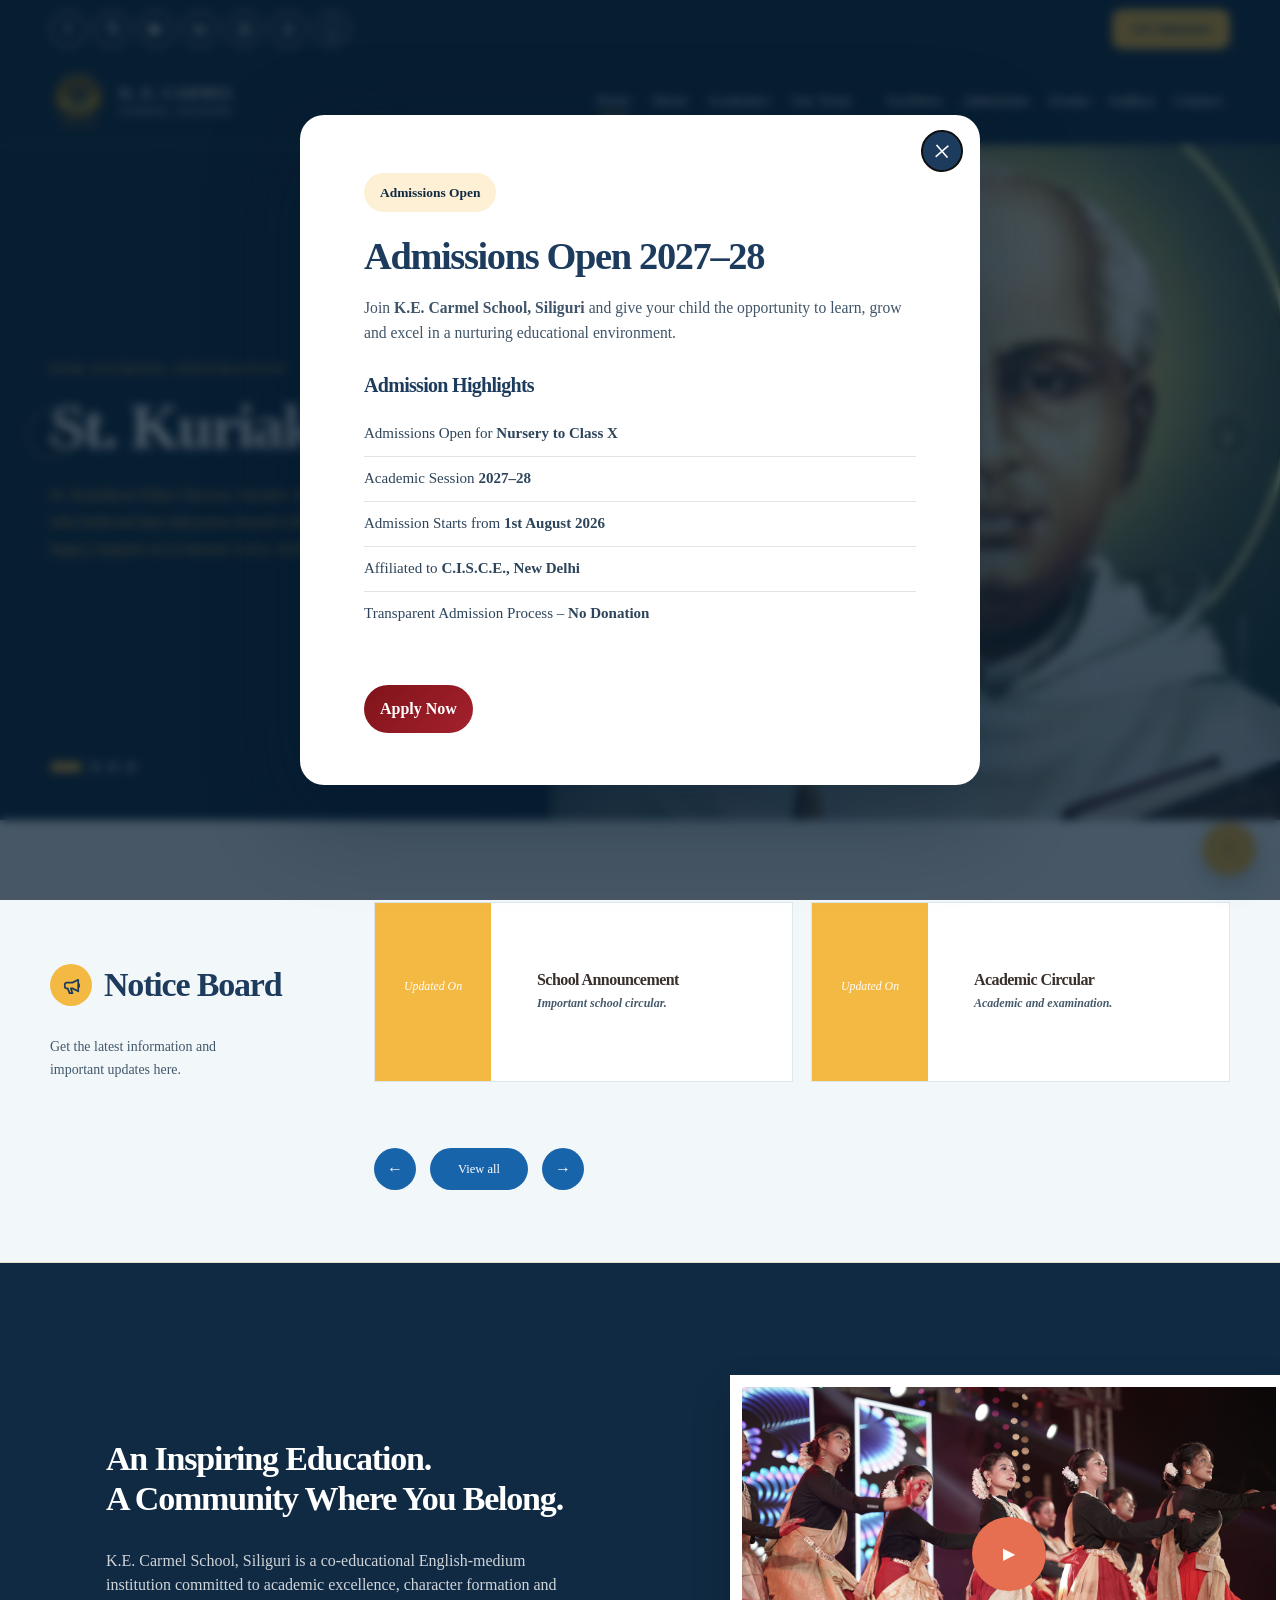
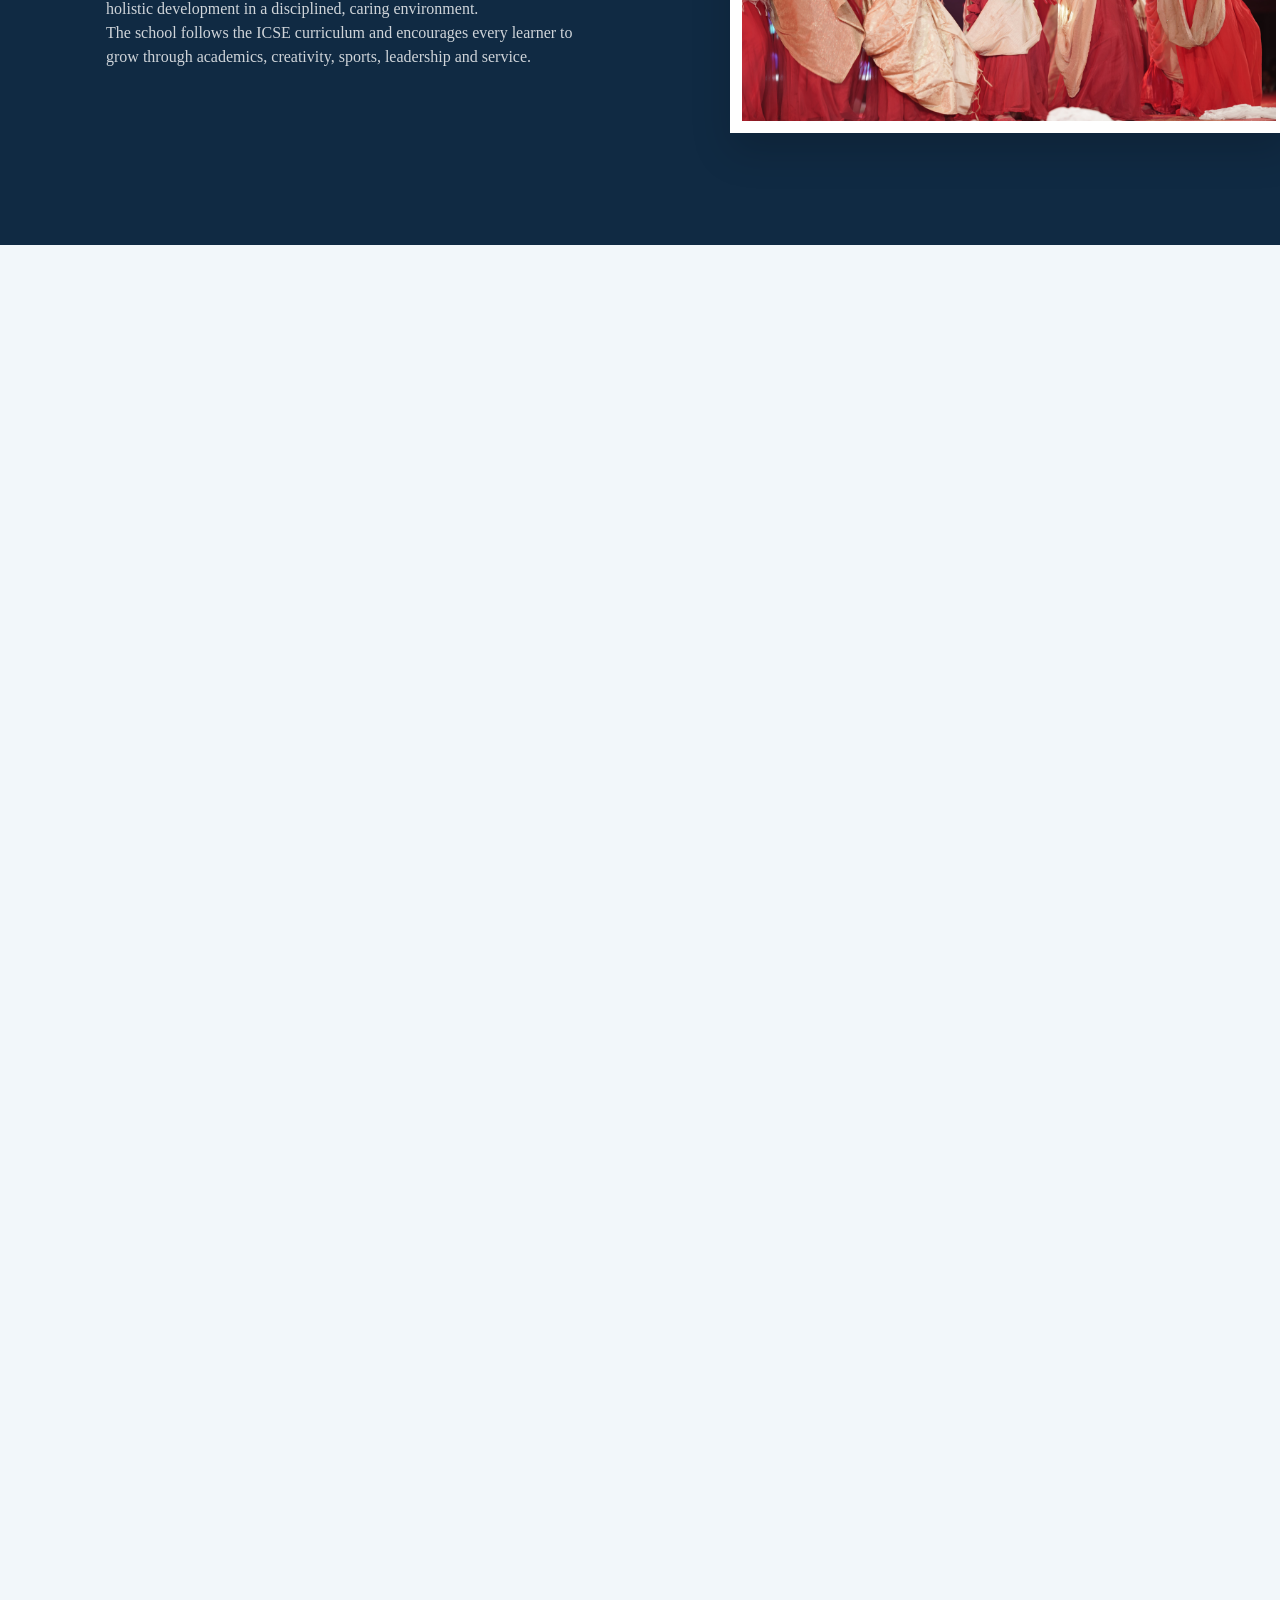
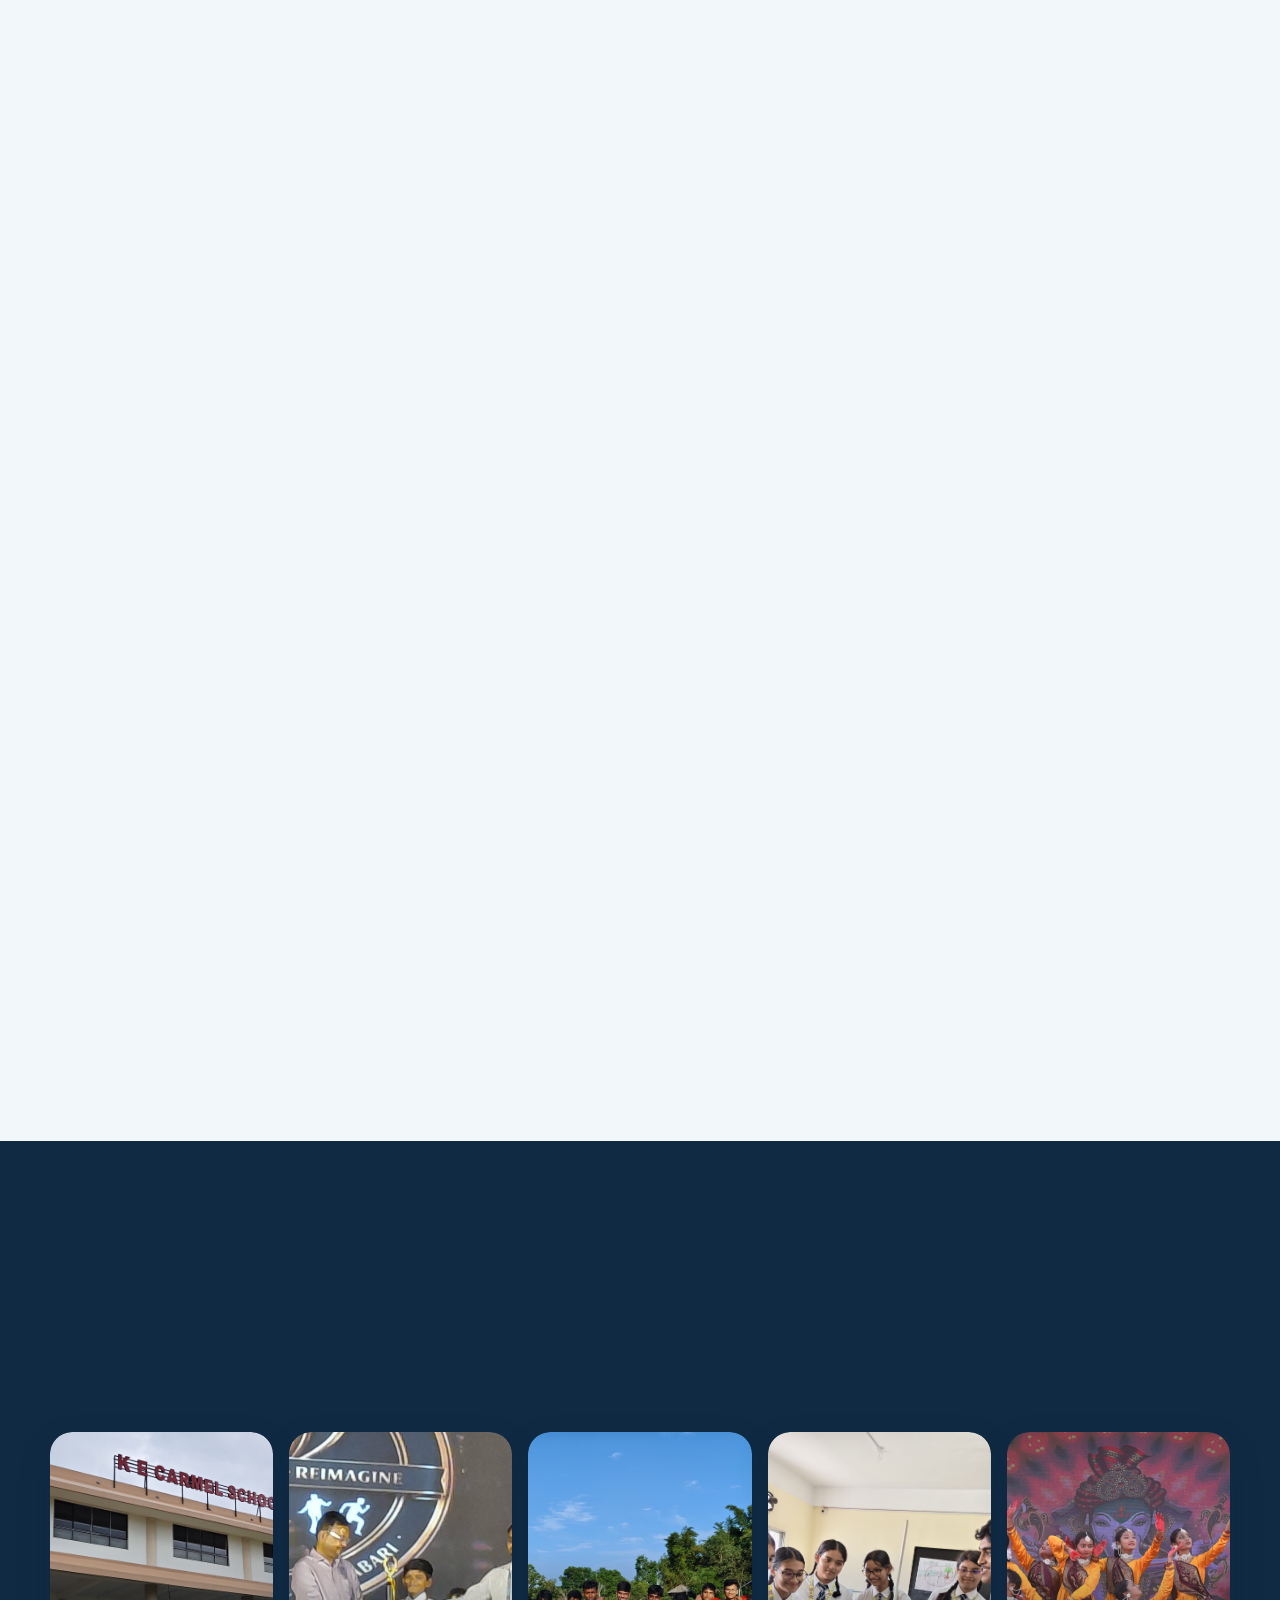
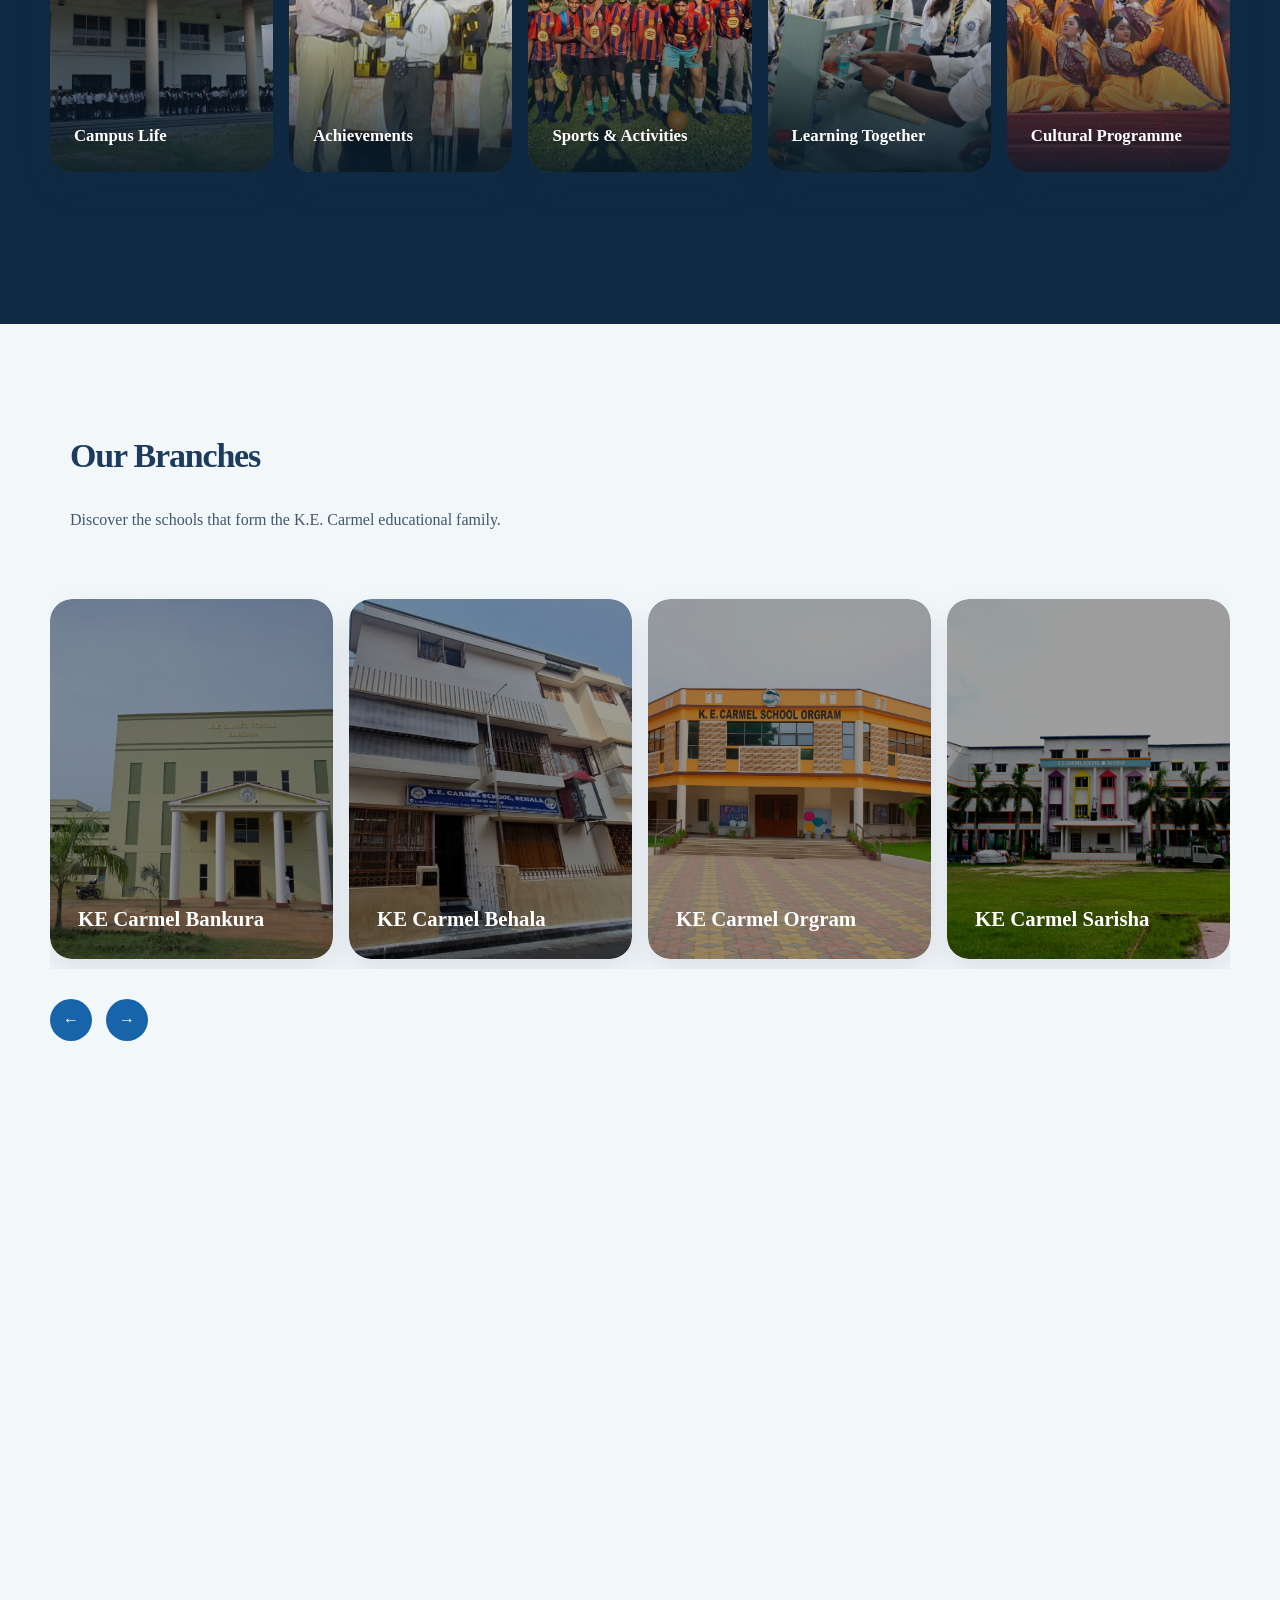
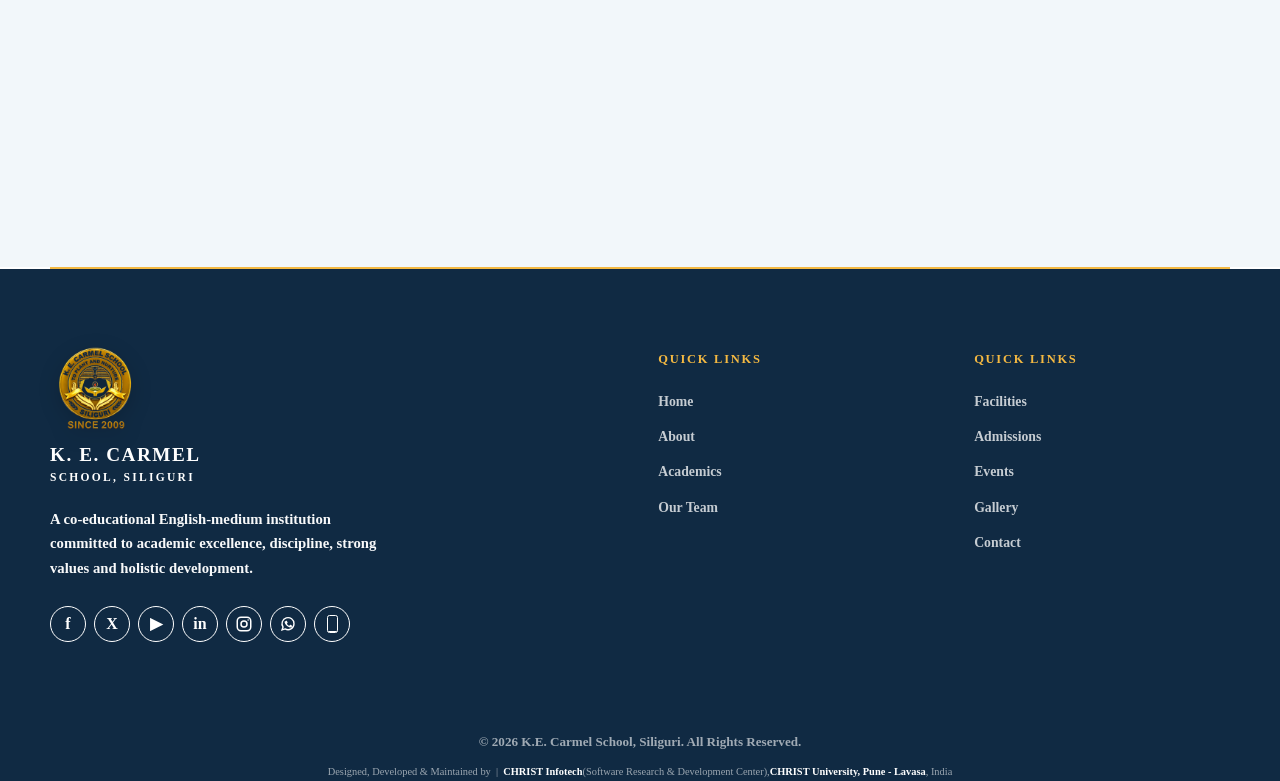
<file: index.html>
<!doctype html>
<html lang="en">

<head>
  <meta charset="utf-8">
  <meta name="viewport" content="width=device-width, initial-scale=1">
  <meta name="description"
    content="K.E. Carmel School, Siliguri — an English-medium ICSE school nurturing knowledge, character and confidence.">
  <title>K.E. Carmel School, Siliguri</title>
  <link rel="icon" href="favicon.svg" type="image/svg+xml">
  <link rel="preload" href="assets/images/logo/newlogo-removebg-preview.png" as="image" type="image/png">
  <link rel="preconnect" href="https://fonts.googleapis.com">
  <link rel="preconnect" href="https://fonts.gstatic.com" crossorigin>
  <link href="https://fonts.googleapis.com/css2?family=Manrope:wght@400;500;600;700;800&display=swap" rel="stylesheet">
  <link href="assets/vendor/bootstrap/5.3.3/css/bootstrap.min.css" rel="stylesheet">
  <link rel="stylesheet" href="assets/css/styles.css">
</head>

<body class="home-page is-loading">
  <a class="skip-link" href="#main">Skip to content</a>

  <div class="splash" data-splash role="status" aria-label="Loading K.E. Carmel School website">
    <div class="splash__mark"><img src="assets/images/logo/newlogo-removebg-preview.png" alt="K.E. Carmel School logo option 6">
    </div>
    <p class="splash__name">K.E. Carmel School</p>
    <span class="splash__place">Siliguri</span>
    <span class="splash__loader" aria-hidden="true"></span>
  </div>

  <dialog class="admission-popup" data-admission-popup aria-labelledby="admission-popup-title">
    <div class="admission-popup__layout">
      <button class="admission-popup__close" type="button" data-admission-popup-close
        aria-label="Close admission announcement">&times;</button>
      <!-- Admission artwork temporarily disabled. Restore this block when the image is required again.
      <div class="admission-popup__media">
        <img src="assets/images/Admission form/admission form 1.jpeg"
          alt="K.E. Carmel School admission announcement for the 2027–28 academic session">
      </div>
      -->
      <div class="admission-popup__content">
        <span class="admission-popup__badge">Admissions Open</span>
        <h2 id="admission-popup-title">Admissions Open 2027–28</h2>
        <p class="admission-popup__intro">Join <strong>K.E. Carmel School, Siliguri</strong> and give your child the
          opportunity to learn, grow and excel in a nurturing educational environment.</p>
        <h3>Admission Highlights</h3>
        <ul class="admission-popup__highlights">
          <li>Admissions Open for <strong>Nursery to Class X</strong></li>
          <li>Academic Session <strong>2027–28</strong></li>
          <li>Admission Starts from <strong>1st August 2026</strong></li>
          <li>Affiliated to <strong>C.I.S.C.E., New Delhi</strong></li>
          <li>Transparent Admission Process – <strong>No Donation</strong></li>
        </ul>
        <a class="btn btn--primary admission-popup__apply" data-admission-form-link href="#" target="_blank"
          rel="noopener noreferrer" aria-label="Open the admission application Google Form in a new tab">Apply Now</a>
      </div>
    </div>
  </dialog>

  <header class="home-header" data-header>
    <div class="home-container social-bar">
      <div class="elements-social social-icon"><a href="https://www.facebook.com/share/19A53M1JGj/" target="_blank" rel="noopener noreferrer" aria-label="Facebook">f</a><a href="#"
          aria-label="X">𝕏</a><a href="https://youtube.com/@k.e.carmelschoolambari5248?si=dl_FgXkT2CdUKENe" target="_blank" rel="noopener noreferrer" aria-label="YouTube">▶</a><a href="#" aria-label="LinkedIn">in</a><a href="https://www.instagram.com/kecscmi?utm_source=qr&amp;igsh=ZmxndThheDB2bW83" target="_blank" rel="noopener noreferrer"
          aria-label="Instagram"><svg viewBox="0 0 24 24" aria-hidden="true">
            <rect x="3" y="3" width="18" height="18" rx="5" fill="none" stroke="currentColor" stroke-width="2" />
            <circle cx="12" cy="12" r="4" fill="none" stroke="currentColor" stroke-width="2" />
            <circle cx="17.5" cy="6.5" r="1" fill="currentColor" />
          </svg></a><a href="#" aria-label="WhatsApp"><svg viewBox="0 0 24 24" aria-hidden="true">
            <path d="M20 11.6a8 8 0 0 1-11.8 7L4 20l1.4-4A8 8 0 1 1 20 11.6Z" fill="none" stroke="currentColor"
              stroke-width="1.8" />
            <path
              d="M9 8.2c.2-.4.5-.4.8-.4h.4c.2 0 .4.1.5.5l.8 1.8c.1.3 0 .5-.2.7l-.6.7c-.2.2-.1.4 0 .6.6 1 1.4 1.8 2.5 2.3.2.1.4.1.6-.1l.8-1c.2-.2.4-.3.7-.2l1.8.9c.3.2.4.3.4.5 0 .5-.2 1.2-.7 1.6-.5.5-1.3.8-2.1.6-1.3-.3-3.1-1.1-4.7-2.6-1.3-1.3-2.2-2.8-2.5-4.1-.2-.8.1-1.4.5-1.8Z"
              fill="currentColor" />
          </svg></a><a href="tel:+916295975836" aria-label="Call">☎</a></div><a class="overlay-admission"
        href="admissions.html">Get Admission</a>
    </div>
    <div class="home-container home-header__inner">
      <nav class="home-nav home-nav--left"><a class="site-nav__link" href="index.html">Home</a><a class="site-nav__link"
          href="about.html">About</a><a class="site-nav__link" href="academics.html">Academics</a><a
          class="site-nav__link" href="management.html">Our Team</a></nav>
      <a class="home-brand" href="index.html" style="text-decoration: none;"
        aria-label="K.E. Carmel School Siliguri home">
        <img src="assets/images/logo/newlogo-removebg-preview.png" alt="K.E. Carmel School logo">
        <span><strong>K. E. CARMEL</strong><small>SCHOOL, SILIGURI</small><em>To Plant And Nurture</em></span>
      </a>
      <button class="nav-toggle" type="button" aria-label="Open menu" aria-expanded="false"
        aria-controls="site-nav"><span></span><span></span><span></span></button>
      <nav class="home-nav home-nav--right" aria-label="Primary navigation right">
        <a class="site-nav__link" href="facilities.html">Facilities</a>
        <a class="site-nav__link" href="admissions.html">Admissions</a>
        <a class="site-nav__link" href="events.html">Events</a>
        <a class="site-nav__link" href="gallery.html">Gallery</a>
        <a class="site-nav__link" href="contact.html">Contact</a>
      </nav>
      <nav id="site-nav" class="mobile-home-nav site-nav" aria-label="Mobile navigation">
        <a class="site-nav__link" href="index.html">Home</a><a class="site-nav__link" href="about.html">About</a><a
          class="site-nav__link" href="academics.html">Academics</a><a class="site-nav__link"
          href="management.html">Our Team</a><a class="site-nav__link" href="facilities.html">Facilities</a><a
          class="site-nav__link" href="admissions.html">Admissions</a><a class="site-nav__link"
          href="events.html">Events</a><a class="site-nav__link" href="gallery.html">Gallery</a><a
          class="site-nav__link" href="contact.html">Contact</a>
      </nav>
    </div>
  </header>

  <main id="main">
    <section class="home-hero" data-carousel aria-label="School highlights">
      <article class="home-slide home-slide--chavara is-active">
        <img src="assets/images/St Kuriakose Elias/kuriakose-elias-chavara.jpg"
          alt="St. Kuriakose Elias Chavara, founder of the CMI Congregation">
        <div class="home-slide__shade"></div>
        <div class="home-container home-slide__content">
          <p class="home-slide__eyebrow">Our Guiding Inspiration</p>
          <h1>St. Kuriakose Elias <em>Chavara</em></h1>
          <p class="home-slide__description">St. Kuriakose Elias Chavara, founder of the CMI Congregation, was a visionary educator and social reformer who believed that education should enlighten the mind, strengthen character and uplift society. His enduring legacy inspires us to nurture every child with knowledge, faith, compassion and a commitment to serve others.</p>
          <a href="about.html">Discover his legacy
            <span>→</span></a>
        </div>
      </article>
      <article class="home-slide">
        <img src="assets/images/KE CARMEL (1)/Annual Day/AB1_4919.jpg"
          alt="Students presenting a colourful Annual Day performance">
        <div class="home-slide__shade"></div>
        <div class="home-container home-slide__content">
          <p>K.E. Carmel School, Siliguri</p>
          <h2>Empowering Students Through <em>the Arts.</em></h2><a href="gallery.html">Explore campus life
            <span>→</span></a>
        </div>
      </article>
      <article class="home-slide">
        <img src="assets/images/KE CARMEL (1)/Annual Day/DSC01964.jpg"
          alt="Students performing on stage during Annual Day">
        <div class="home-slide__shade"></div>
        <div class="home-container home-slide__content">
          <p>K.E. Carmel School, Siliguri</p>
          <h2>Inspiring Young Stars <em>to Shine.</em></h2><a href="admissions.html">Begin the journey
            <span>→</span></a>
        </div>
      </article>
      <article class="home-slide">
        <img src="assets/images/KE CARMEL (1)/Annual Day/AB1_4388.jpg"
          alt="Students participating in a school programme">
        <div class="home-slide__shade"></div>
        <div class="home-container home-slide__content">
          <p>K.E. Carmel School, Siliguri</p>
          <h2>Building Confident Leaders for Tomorrow.</h2><a href="admissions.html" aria-label="Learn about admissions">
            <span>â†’</span></a>
        </div>
      </article>
      <button class="home-hero__arrow home-hero__arrow--prev" data-carousel-prev aria-label="Previous slide">‹</button>
      <button class="home-hero__arrow home-hero__arrow--next" data-carousel-next aria-label="Next slide">›</button>
      <div class="home-hero__dots" role="tablist"><button class="is-active" data-carousel-dot="0"
          aria-label="Show slide 1"></button><button data-carousel-dot="1" aria-label="Show slide 2"></button><button
          data-carousel-dot="2" aria-label="Show slide 3"></button><button data-carousel-dot="3"
          aria-label="Show slide 4"></button></div>
      <div class="home-hero__scroll">SCROLL TO EXPLORE <span></span></div>
    </section>

    <section class="notice-strip reveal" data-strip-slider>
      <div class="home-container">
        <div class="ornament">◆</div>
        <div class="notice-strip__title">
          <h2><span class="notice-board-icon" aria-hidden="true"><svg viewBox="0 0 24 24"><path
                  d="M5 11v2a2 2 0 0 0 2 2h1l2 5h3l-1.7-5H13l6 3V6l-6 3H7a2 2 0 0 0-2 2Zm14-1.5a3.5 3.5 0 0 1 0 5"
                  fill="none" stroke="currentColor" stroke-width="1.8" stroke-linecap="round"
                  stroke-linejoin="round" /></svg></span>Notice Board</h2>
          <p>Get the latest information and important updates here.</p>
        </div>
        <div class="notice-viewport">
          <div class="notice-strip__items" data-strip-track>
            <article><time><em>Updated On</em><strong></strong></time>
              <div>
                <h3>Admission Notice</h3>
                <p>Admission information.</p>
              </div>
            </article>
            <article><time><em>Updated On</em><strong></strong></time>
              <div>
                <h3>School Announcement</h3>
                <p>Important school circular.</p>
              </div>
            </article>
            <article><time><em>Updated On</em><strong></strong></time>
              <div>
                <h3>Academic Circular</h3>
                <p>Academic and examination.</p>
              </div>
            </article>
            <article><time><em>Updated On</em><strong></strong></time>
              <div>
                <h3>Holiday Notice</h3>
                <p>Holiday information.</p>
              </div>
            </article>
          </div>
        </div>
        <div class="strip-controls"><button data-strip-prev aria-label="Previous notices">←</button><a
            href="announcements.html">View all</a><button data-strip-next aria-label="Next notices">→</button></div>
      </div>
    </section>

    <section class="home-section welcome-section reveal">
      <div class="container welcome-grid row align-items-center g-5 mx-auto">
        <div class="welcome-copy col-12 col-lg-6">
          <h2><span>An Inspiring Education.</span><br><span>A Community Where You Belong.</span></h2>
          <p>K.E. Carmel School, Siliguri is a co-educational English-medium institution committed to academic
            excellence, character formation and holistic development in a disciplined, caring environment.</p>
          <p>The school follows the ICSE curriculum and encourages every learner to grow through academics, creativity,
            sports, leadership and service.</p>
        </div>
        <div class="welcome-visual col-12 col-lg-6">
          <div class="welcome-frame"><img src="assets/images/KE CARMEL (1)/Annual Day/DSC02609.jpg"
              alt="Students performing at a school programme"><a class="welcome-play" href="gallery.html"
              aria-label="Explore school performances">▶</a></div>
        </div>
      </div>
    </section>

    <section class="home-section activity-section reveal" data-activity-slider>
      <div class="home-container">
        <div class="section-heading centered"><span class="section-kicker">Beyond the classroom</span>
          <h2>An Education That Shapes<br><em>Character and Inspires Excellence</em></h2>
          <p>Our co-curricular programme complements classroom learning with experiences that build confidence,
            creativity, teamwork and responsibility.</p>
        </div>
        <div class="mobile-track-viewport">
          <div class="activity-grid row row-cols-2 row-cols-md-3 row-cols-xl-6 g-3" data-activity-track>
            <a class="col" href="events.html"><img
                src="assets/images/KE CARMEL (1)/Sports day/IMG-20260715-WA0035.jpg"
                alt="Students participating in sports"><b>Sports &<br>Games</b></a><a class="col"
              href="events.html"><img src="assets/images/KE CARMEL (1)/Annual Day/DSC_8418.jpg"
                alt="Students presenting a cultural programme"><b>Arts &<br>Culture</b></a><a class="col"
              href="events.html"><img src="assets/images/KE CARMEL (1)/Co curicular activities/workshop.jpeg"
                alt="Students taking part in a co-curricular workshop"><b>Tours
                &<br>Workshops</b></a><a class="col" href="events.html"><img
                src="assets/images/KE CARMEL (1)/Speech Competition/WhatsApp Image 2026-07-26 at 3.00.27 PM.jpeg"
                alt="Student participating in a speech competition"><b>Literary &<br>Debates</b></a><a class="col"
              href="events.html"><img
                src="assets/images/KE CARMEL (1)/Awards/Bosco Fizza, Don Bosco Oodlabari/WhatsApp Image 2026-07-26 at 6.10.34 PM (1).jpeg"
                alt="Student receiving an award"><b>Competitions &<br>Quizzes</b></a><a class="col"
              href="events.html"><img
                src="assets/images/KE CARMEL (1)/Investiture ceremony/WhatsApp Image 2026-07-26 at 4.29.24 PM.jpeg"
                alt="Student leaders during the investiture ceremony"><b>Clubs &<br>Leadership</b></a>
          </div>
        </div>
        <div class="strip-controls activity-carousel-controls"><button data-activity-prev
            aria-label="Previous activity">←</button><button data-activity-next aria-label="Next activity">→</button>
        </div>
      </div>
    </section>

    <section class="stats-section reveal">
      <div class="home-container">
        <div class="stats-heading">
          <div class="ornament">◆</div>
          <h2>KECS<br> Siliguri<br><em>By<br> The<br> Numbers</em></h2>
        </div>
        <div class="stats-grid">
          <article><img src="assets/images/KE CARMEL (1)/Students/studsimg.jpeg"
              alt="Students of K.E. Carmel School"><strong>1,200+</strong><span>Students</span></article>
          <article><img src="assets/images/KE CARMEL (1)/School Bus/IMG_7596.jpg"
              alt="K.E. Carmel School bus"><strong>21</strong><span>School Bus</span></article>
          <article><img src="assets/images/KE CARMEL (1)/Classroom/IMG-20260801-WA0028.jpeg"
              alt="Students learning in a smart classroom"><strong>4+</strong><span>Smart Classrooms</span></article>
          <article><img src="assets/images/KE CARMEL (1)/Awards/Telegraph Awards/techersimg.jpeg"
              alt="Teachers of K.E. Carmel School"><strong>45+</strong><span>Teachers</span></article>
        </div>
      </div>
    </section>

    <section class="home-section facilities-showcase reveal" data-card-slider>
      <div class="home-container">
        <div class="ornament">◆</div>
        <div class="section-heading centered">
          <h2>Learning Spaces<br><em>Designed for Growth</em></h2>
          <p>Our campus supports academic learning, physical development and creativity.</p>
        </div>
        <div class="card-viewport">
          <div class="facility-home-grid" data-card-track><a href="facilities.html">
              <img src="assets/images/KECS/Library/IMG_20260728_111849.jpg.jpeg"
                alt="School library"><span><b>Library</b></span></a><a href="facilities.html">
              <img src="assets/images/KECS/Biology Lab/IMG_20260728_111214.jpg.jpeg"
                alt="Interactive learning environment"><span><b>Learning Spaces</b></span></a><a href="facilities.html">
              <img src="assets/images/KE CARMEL (1)/school photo/IMG_20260717_130345.jpg"
                alt="K.E. Carmel School campus"><span><b>School
                  Campus</b></span></a><a href="facilities.html">
              <img src="assets\images\KE CARMEL (1)\Annual Day/AB1_4728.jpg" alt="Achievement area"><span><b>Activity Areas</b></span></a><a
              href="facilities.html">
              <img src="assets/images/KE CARMEL (1)/school photo/infrastructure.jpeg"
                alt="School infrastructure"><span><b>Infrastructure</b></span></a>
          </div>
        </div>
        <div class="strip-controls"><button data-card-prev aria-label="Previous facility">←</button><a
            href="facilities.html">View all</a><button data-card-next aria-label="Next facility">→</button></div>
      </div>
    </section>

    <section class="leadership-section reveal">
      <div class="home-container leadership-grid">
        <div class="leadership-photo">
          <div class="photo-placeholder"><img
              src="assets/images/KECS/Administration/Principal/Fr. Jojo Manaliparampil.jpeg"
              alt="Principal Jojo Manaliparampil"></div>
        </div>
        <div class="leadership-copy"><span class="section-kicker light">Leadership messages</span>
          <h2>From The<br><em>Principal’s Desk</em></h2>
          <blockquote>Welcome to K.E. Carmel School — a home away from home, set far from the chaos of the city,
            embraced by clean air and lush greenery.<br><br>Under the loving guidance of the CMI Fathers, we nurture
            each child not as a name on a roll, but as a unique individual with their own gifts, dreams, and potential.
            Our mission is simple yet profound: to help every child discover who they truly are, and to help every
            family witness that discovery unfold.<br><br>Education here is not just about academics — it is about
            character, values, and identity. It is about giving every child room to grow, question, create, and
            shine.<br><br>We welcome you to be part of this journey, where nature nurtures, values guide, and every
            child
            finds their own light.<br><br>With warm wishes,</blockquote><strong>Jojo
            Manaliparampil</strong><small>Principal,
            K.E. Carmel School</small>
        </div>
      </div>
    </section>

    <section class="home-section stories-section reveal" data-story-slider>
      <div class="ornament">◆</div>
      <div class="section-heading centered">
        <h2>Campus Updates and<br><em>Inspiring Stories</em></h2>
        <p>School news brings you timely updates on events, achievements and activities across the campus.</p>
      </div>
      <div class="stories-viewport">
        <div class="stories-grid" data-story-track>
          <article class="story"><a href="events.html"><img
                src="assets/images/KE CARMEL (1)/Awards/Bosco Fizza, Don Bosco Oodlabari/WhatsApp Image 2026-07-26 at 6.10.34 PM (1).jpeg"
                alt="Student achievement"></a>
            <div><span>News & Events</span>
              <h3>Student Achievement</h3>
            </div>
          </article>
          <article class="story"><a href="events.html"><img
                src="assets/images/KE CARMEL (1)/Speech Competition/WhatsApp Image 2026-07-26 at 3.00.27 PM.jpeg"
                alt="Student participating in an academic competition"></a>
            <div><span>News & Events</span>
              <h3>Academic Excellence</h3>
            </div>
          </article>
          <article class="story"><a href="events.html"><img
                src="assets/images/KE CARMEL (1)/Sports day/IMG-20260715-WA0041.jpg"
                alt="Students taking part in a campus sports activity"></a>
            <div><span>News & Events</span>
              <h3>Campus Activity</h3>
            </div>
          </article>
          <article class="story"><a href="events.html"><img src="assets/images/KE CARMEL (1)/Annual Day/AB1_4919.jpg"
                alt="Dance programme"></a>
            <div><span>News & Events</span>
              <h3>Cultural Programme</h3>
            </div>
          </article>
        </div>
      </div>
      <div class="strip-controls stories-mobile-controls">
        <button type="button" data-story-prev aria-label="Previous story">←</button>
        <button type="button" data-story-next aria-label="Next story">→</button>
      </div>
    </section>

    <section class="home-section gallery-section reveal">
      <div class="home-container">
        <div class="ornament">◆</div>
        <div class="section-heading centered">
          <h2>School Gallery</h2>
          <p>Explore memorable moments from classroom activities, sports, cultural events, celebrations and
            achievements.</p>
        </div>
        <div class="mobile-track-viewport" data-gallery-slider>
          <div class="gallery-ribbon" data-gallery-track><a href="gallery.html"><img
                src="assets/images/KE CARMEL (1)/school photo/IMG_20260717_130347.jpg" alt="School campus"><span>Campus
                Life</span></a><a href="gallery.html"><img
                src="assets/images/KE CARMEL (1)/Awards/Bosco Fizza, Don Bosco Oodlabari/WhatsApp Image 2026-07-26 at 6.10.34 PM.jpeg"
                alt="Student achievement ceremony"><span>Achievements</span></a><a href="gallery.html"><img
                src="assets/images/KE CARMEL (1)/Games/WhatsApp Image 2026-07-26 at 4.32.16 PM.jpeg"
                alt="Students at play"><span>Sports &
                Activities</span></a><a href="gallery.html"><img
                src="assets/images/KECS/Chemistry Lab/IMG_20260728_111343.jpg.jpeg"
                alt="Students learning in the chemistry laboratory"><span>Learning Together</span></a><a
              href="gallery.html"><img src="assets/images/KE CARMEL (1)/Annual Day/DSC_8418.jpg"
                alt="Cultural performance"><span>Cultural Programme</span></a></div>
          <div class="mobile-carousel-controls"><button data-gallery-prev
              aria-label="Previous gallery image">←</button><button data-gallery-next
              aria-label="Next gallery image">→</button></div>
        </div>
      </div>
    </section>

    <section class="home-section facilities-showcase branches-section reveal" data-branch-slider>
      <div class="home-container">
        <div class="ornament">◆</div>
        <div class="section-heading centered">
          <h2>Our <em>Branches</em></h2>
          <p>Discover the schools that form the K.E. Carmel educational family.</p>
        </div>
        <div class="card-viewport">
          <div class="facility-home-grid" data-card-track>
            <a><img src="assets/images/KE CARMEL (1)/Sister schools/ke carmel amtala.jpeg" alt="K.E. Carmel Amtala branch"><span><b>KE Carmel Amtala</b></span></a>
            <a><img src="assets/images/KE CARMEL (1)/Sister schools/ke carmel bankura.jpeg" alt="K.E. Carmel Bankura branch"><span><b>KE Carmel Bankura</b></span></a>
            <a><img src="assets/images/KE CARMEL (1)/Sister schools/ke carmel behala.jpeg" alt="K.E. Carmel Behala branch"><span><b>KE Carmel Behala</b></span></a>
            <a><img src="assets/images/KE CARMEL (1)/Sister schools/ke carmel orgram.jpeg" alt="K.E. Carmel Orgram branch"><span><b>KE Carmel Orgram</b></span></a>
            <a><img src="assets/images/KE CARMEL (1)/Sister schools/ke carmel sarisha.jpeg" alt="K.E. Carmel Sarisha branch"><span><b>KE Carmel Sarisha</b></span></a>
            <a><img src="assets/images/KE CARMEL (1)/Sister schools/ke carmel sarsuna.jpeg" alt="K.E. Carmel Sarsuna branch"><span><b>KE Carmel Sarsuna</b></span></a>
            <a><img src="assets/images/KE CARMEL (1)/Sister schools/ke carmel suri.jpeg" alt="K.E. Carmel Suri branch"><span><b>KE Carmel Suri</b></span></a>
          </div>
        </div>
        <div class="strip-controls branches-section__controls">
          <button data-branch-prev aria-label="Previous branch">←</button>
          <button data-branch-next aria-label="Next branch">→</button>
        </div>
      </div>
    </section>

    <section class="faq-section reveal">
      <div class="home-container">
        <!-- <div class="o rnament">◆</div> -->
        <div class="section-heading centered">
          <h2>FAQ</h2>
          <p>Find answers to common questions about KECS, Siliguri</p>
        </div>
        <div class="faq-list">
          <details open>
            <summary>How can I apply for admission?<span>+</span></summary>
            <p>Visit the admissions page, Contact us page or contact the school office. Exact dates and document requirements will be
              updated.</p>
          </details>
          <details>
            <summary>Does the school provide transportation facilities?<span>+</span></summary>
            <p>Route and transportation information will be published after confirmation from the school.</p>
          </details>
          <details>
            <summary>What extracurricular activities are available?<span>+</span></summary>
            <p>Students participate in sports, cultural programmes, competitions and other age-appropriate activities.
            </p>
          </details>
          <details>
            <summary>How can parents track student performance?<span>+</span></summary>
            <p>Confirmed information about parent communication and student progress reporting will be done.</p>
          </details>
        </div>
      </div>
    </section>
  </main>

  <hr class="events-footer-separator" aria-hidden="true" />

  <footer class="home-footer">
    <div class="home-container footer-main">
      <div class="footer-about"><a class="home-brand home-brand--footer" href="index.html"
          style="text-decoration: none;"><img src="assets/images/logo/newlogo-removebg-preview.png"
            alt=""><span><strong>K. E.
              CARMEL</strong><small>SCHOOL, SILIGURI</small><em>To Plant And Nurture</em></span></a>
        <p class="text-light">A co-educational English-medium institution committed to academic excellence, discipline,
          strong values and holistic development.</p>
        <div class="elements-social footer-social"><a href="https://www.facebook.com/share/19A53M1JGj/" target="_blank" rel="noopener noreferrer" aria-label="Facebook">f</a><a href="#"
            aria-label="X">X</a><a href="https://youtube.com/@k.e.carmelschoolambari5248?si=dl_FgXkT2CdUKENe" target="_blank" rel="noopener noreferrer" aria-label="YouTube">▶</a><a href="#" aria-label="LinkedIn">in</a><a
            href="https://www.instagram.com/kecscmi?utm_source=qr&amp;igsh=ZmxndThheDB2bW83" target="_blank" rel="noopener noreferrer" aria-label="Instagram"><svg viewBox="0 0 24 24" aria-hidden="true">
              <rect x="3" y="3" width="18" height="18" rx="5" fill="none" stroke="currentColor" stroke-width="2" />
              <circle cx="12" cy="12" r="4" fill="none" stroke="currentColor" stroke-width="2" />
              <circle cx="17.5" cy="6.5" r="1" fill="currentColor" />
            </svg></a><a href="#" aria-label="WhatsApp"><svg viewBox="0 0 24 24" aria-hidden="true">
              <path d="M20 11.6a8 8 0 0 1-11.8 7L4 20l1.4-4A8 8 0 1 1 20 11.6Z" fill="none" stroke="currentColor"
                stroke-width="1.8" />
              <path
                d="M9 8.2c.2-.4.5-.4.8-.4h.4c.2 0 .4.1.5.5l.8 1.8c.1.3 0 .5-.2.7l-.6.7c-.2.2-.1.4 0 .6.6 1 1.4 1.8 2.5 2.3.2.1.4.1.6-.1l.8-1c.2-.2.4-.3.7-.2l1.8.9c.3.2.4.3.4.5 0 .5-.2 1.2-.7 1.6-.5.5-1.3.8-2.1.6-1.3-.3-3.1-1.1-4.7-2.6-1.3-1.3-2.2-2.8-2.5-4.1-.2-.8.1-1.4.5-1.8Z"
                fill="currentColor" />
            </svg></a><a href="tel:+916295975836" aria-label="Call">☎</a></div>
      </div>
      <div>
        <h3>Quick Links</h3><a href="index.html">Home</a><a href="about.html">About</a><a
          href="academics.html">Academics</a><a href="management.html">Our Team</a>
      </div>
      <div>
        <h3>Quick Links</h3><a href="facilities.html">Facilities</a><a href="admissions.html">Admissions</a><a
          href="events.html">Events</a><a href="gallery.html">Gallery</a><a href="contact.html">Contact</a>
      </div>
    </div>
    <div class="home-container footer-bottom"><a href="#main">Go Top ↑</a>
      <p style="color: #ffffff9a;">© <span data-year></span> K.E. Carmel School, Siliguri. All Rights Reserved.</p>
    </div>
    <div class="home-container footer-credit-line">Designed, Developed &amp; Maintained by&nbsp; | &nbsp;<a
        href="https://christinfotech.org/" target="_blank" rel="noopener"><strong>CHRIST Infotech</strong></a> (Software
      Research &amp; Development Center), <a href="https://lavasa.christuniversity.in/" target="_blank"
        rel="noopener"><strong>CHRIST University, Pune - Lavasa</strong></a>, India</div>
  </footer>
  <script src="assets/vendor/bootstrap/5.3.3/js/bootstrap.bundle.min.js"></script>
  <script src="assets/js/main.js"></script>
</body>

</html>
</file>
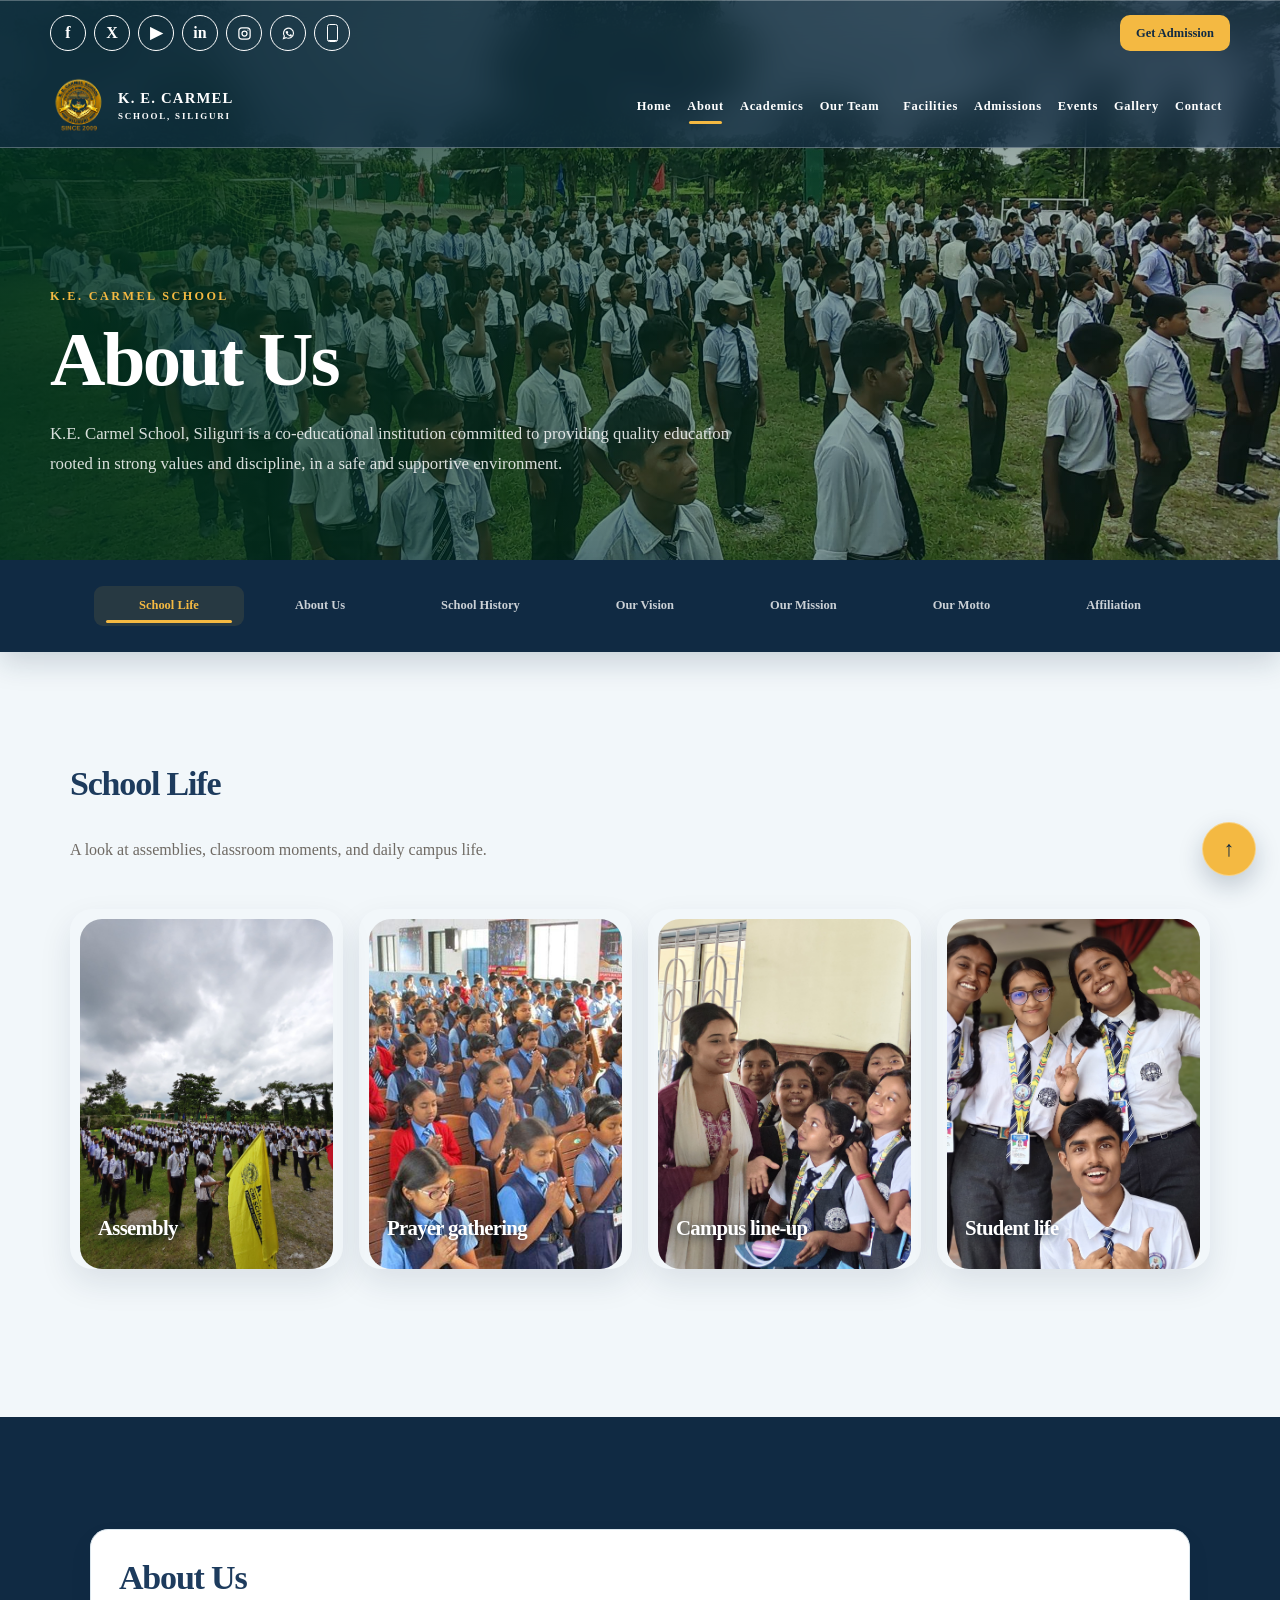
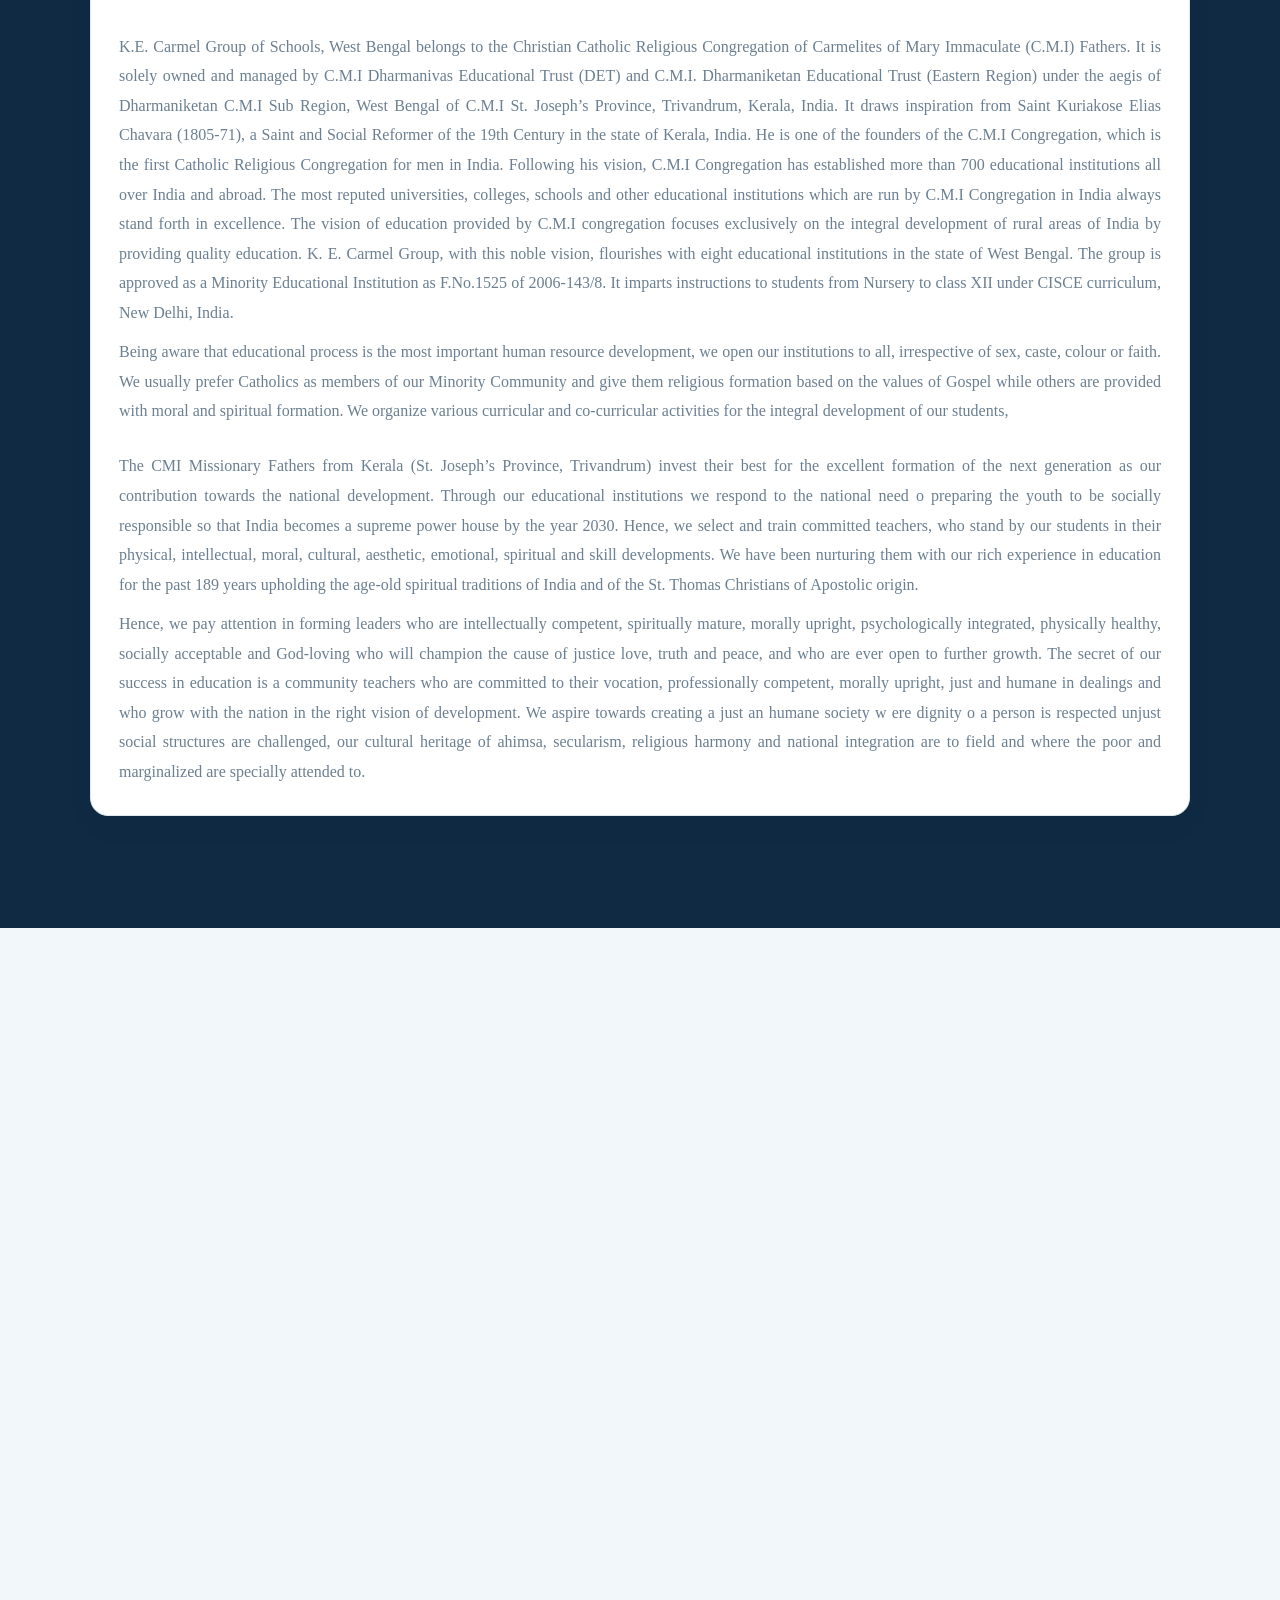
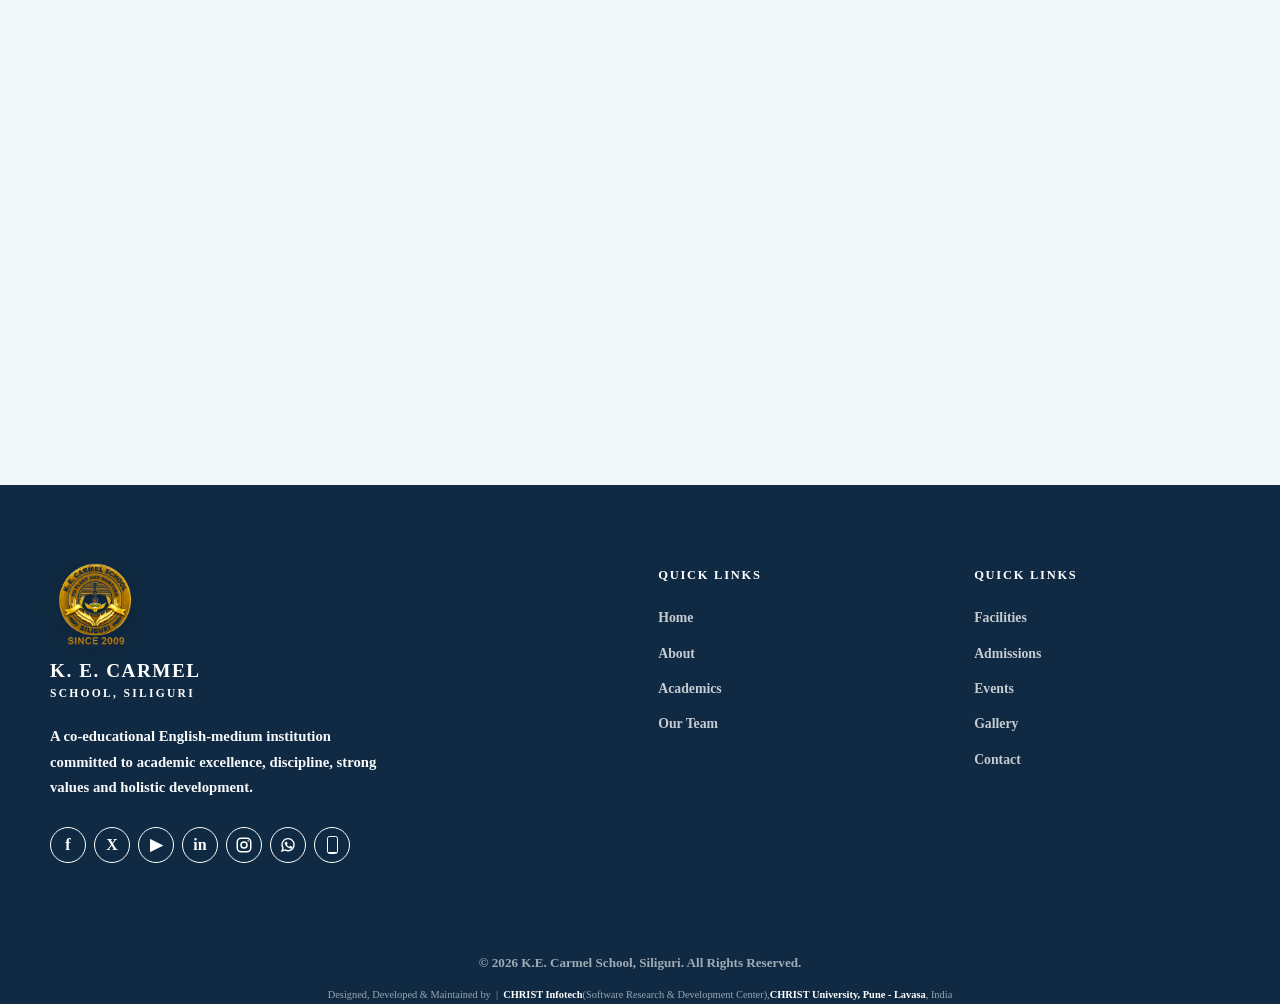
<file: about.html>
<!doctype html>
<html lang="en">

<head>
  <meta charset="utf-8" />
  <meta name="viewport" content="width=device-width, initial-scale=1" />
  <meta name="description"
    content="About K.E. Carmel School, Siliguri — history, vision, mission and educational values." />
  <title>About • K.E. Carmel School, Siliguri</title>

  <link rel="icon" href="favicon.svg" type="image/svg+xml" />
  <link rel="stylesheet" href="assets/vendor/bootstrap/5.3.3/css/bootstrap.min.css" />
  <link rel="preload" href="assets/css/styles.css" as="style" />
  <link rel="stylesheet" href="assets/css/styles.css" />
</head>

<body class="inner-page is-loading shell-pending">
  <a class="skip-link" href="#main">Skip to content</a>

  <div class="topbar">
    <div class="container topbar__inner d-flex flex-wrap justify-content-between align-items-center gap-2 py-2">
      <div class="topbar__left d-flex flex-wrap align-items-center gap-2">
        <a class="topbar__link" href="tel:+916295975836">+91 62959 75836</a>
        <span class="topbar__sep" aria-hidden="true">•</span>
        <a class="topbar__link" href="mailto:kecarmel.ambari@gmail.com">kecarmel.ambari@gmail.com</a>
      </div>
      <div class="topbar__right">
        <span class="topbar__note">Office: Mon - Sat (school working hours), Sun closed</span>
      </div>
    </div>
  </div>

  <header class="site-header" data-header>
    <div class="container header__inner d-flex align-items-center justify-content-between gap-3 py-3">
      <a class="brand" href="index.html" aria-label="K.E. Carmel School home">
        <span class="brand__mark" aria-hidden="true">KE</span>
        <span class="brand__text">
          <span class="brand__name">K.E. Carmel School</span>
          <span class="brand__sub">Siliguri • West Bengal</span>
        </span>
      </a>

      <button class="nav-toggle" type="button" aria-label="Open menu" aria-expanded="false" aria-controls="site-nav">
        <span class="nav-toggle__bar" aria-hidden="true"></span>
        <span class="nav-toggle__bar" aria-hidden="true"></span>
        <span class="nav-toggle__bar" aria-hidden="true"></span>
      </button>

      <nav id="site-nav" class="site-nav" aria-label="Primary navigation">
        <a class="site-nav__link" href="index.html">Home</a>
        <a class="site-nav__link" href="about.html">About</a>
        <a class="site-nav__link" href="management.html">Our Team</a>
        <a class="site-nav__link" href="academics.html">Academics</a>
        <a class="site-nav__link" href="admissions.html">Admissions</a>
        <a class="site-nav__link" href="facilities.html">Facilities</a>
        <a class="site-nav__link" href="gallery.html">Gallery</a>
        <a class="site-nav__link" href="events.html">Events</a>
        <a class="site-nav__link site-nav__cta" href="contact.html">Contact</a>
      </nav>
    </div>
  </header>

  <main id="main">
    <section class="section">
      <div class="container">
        <div class="page-hero row g-2 align-items-start">
          <div class="page-hero__content col-12 col-lg-8">
            <p class="eyebrow">K.E. Carmel School</p>
            <h1>About Us</h1>
            <p class="lead">
              K.E. Carmel School, Siliguri is a co-educational institution committed to providing quality education
              rooted in strong
              values and discipline, in a safe and supportive environment.
            </p>
          </div>
          <div class="page-hero__side col-12 col-lg-4" aria-hidden="true">
            <div class="hero-card">
              <div class="hero-card__title">At a glance</div>
              <ul class="check-list">
                <li>Quality education with strong values</li>
                <li>Disciplined and nurturing environment</li>
                <li>Focus on academic excellence</li>
                <li>Overall development of every student</li>
              </ul>
            </div>
          </div>
        </div>

        <div class="about-tabs" data-section-nav>
          <aside class="about-tabs__sidebar" aria-label="About page sections">
            <p class="about-tabs__eyebrow">Explore our school</p>
            <nav class="about-tabs__nav" aria-label="About page section navigation">
              <button class="about-tabs__button is-active" id="about-tab-school-life" type="button" aria-current="true"
                aria-controls="about-panel-school-life" data-tab-target="about-panel-school-life">
                <span>School Life</span><span aria-hidden="true">&#8594;</span>
              </button>
              <button class="about-tabs__button" id="about-tab-about-us" type="button"
                aria-controls="about-panel-about-us" data-tab-target="about-panel-about-us">
                <span>About Us</span><span aria-hidden="true">&#8594;</span>
              </button>
              <button class="about-tabs__button" id="about-tab-history" type="button"
                aria-controls="about-panel-history" data-tab-target="about-panel-history">
                <span>School History</span><span aria-hidden="true">&#8594;</span>
              </button>
              <button class="about-tabs__button" id="about-tab-vision" type="button" aria-controls="about-panel-vision"
                data-tab-target="about-panel-vision">
                <span>Our Vision</span><span aria-hidden="true">&#8594;</span>
              </button>
              <button class="about-tabs__button" id="about-tab-mission" type="button" aria-controls="about-panel-mission"
                data-tab-target="about-panel-mission">
                <span>Our Mission</span><span aria-hidden="true">&#8594;</span>
              </button>
              <button class="about-tabs__button" id="about-tab-motto" type="button" aria-controls="about-panel-motto"
                data-tab-target="about-panel-motto">
                <span>Our Motto</span><span aria-hidden="true">&#8594;</span>
              </button>
              <button class="about-tabs__button" id="about-tab-affiliation" type="button" aria-controls="about-panel-affiliation"
                data-tab-target="about-panel-affiliation">
                <span>Affiliation</span><span aria-hidden="true">&#8594;</span>
              </button>
            </nav>
          </aside>

          <div class="about-tabs__content">
            <div class="about-tab-panel is-active" id="about-panel-school-life" aria-labelledby="about-tab-school-life">
              <section class="section school-life-section" style="padding-top: 2rem; padding-bottom: 0;">
                <div class="section__head">
                  <h2>School Life</h2>
                  <p class="section__sub">A look at assemblies, classroom moments, and daily campus life.</p>
                </div>
                <div class="gallery about-gallery" aria-label="About school photos">
                  <figure class="gallery__item">
                    <img src="assets/images/KE CARMEL (1)/Students-compressed/IMG_20260813_093912.jpeg" alt="Large school assembly in the campus courtyard"
                      loading="lazy" />
                    <figcaption>Assembly</figcaption>
                  </figure>
                  <figure class="gallery__item">
                    <img src="assets/images/about/image_2.png"
                      alt="Students gathered in a classroom or hall for a prayer session" loading="lazy" />
                    <figcaption>Prayer gathering</figcaption>
                  </figure>
                  <figure class="gallery__item">
                    <img src="assets/images/KE CARMEL (1)/Students-compressed/IMG_20260813_120251.jpeg"
                      alt="Students standing in a corridor with teachers in the background" loading="lazy" />
                    <figcaption>Campus line-up</figcaption>
                  </figure>
                  <figure class="gallery__item">
                    <img src="assets/images/KE CARMEL (1)/Students/A4IMG-20260801-WA0017.jpeg"
                      alt="Students enjoying school life on campus" loading="lazy" />
                    <figcaption>Student life</figcaption>
                  </figure>
                </div>
              </section>
            </div>

            <div class="about-tab-panel" id="about-panel-about-us" aria-labelledby="about-tab-about-us">
              <section class="about-band about-band--ink">
                <article class="card about-content-card">
                  <h2 class="h3">About Us</h2>
                  <div id="about-us-part-1">
                    <p>K.E. Carmel Group of Schools, West Bengal belongs to the Christian Catholic Religious
                      Congregation of
                      Carmelites of Mary Immaculate (C.M.I) Fathers. It is solely owned and managed by C.M.I Dharmanivas
                      Educational Trust (DET) and C.M.I. Dharmaniketan Educational Trust (Eastern Region) under the
                      aegis of
                      Dharmaniketan C.M.I Sub Region, West Bengal of C.M.I St. Joseph’s Province, Trivandrum, Kerala,
                      India. It
                      draws inspiration from Saint Kuriakose Elias Chavara (1805-71), a Saint and Social Reformer of the
                      19th
                      Century in the state of Kerala, India. He is one of the founders of the C.M.I Congregation, which
                      is the
                      first Catholic Religious Congregation for men in India. Following his vision, C.M.I Congregation
                      has
                      established more than 700 educational institutions all over India and abroad. The most reputed
                      universities,
                      colleges, schools and other educational institutions which are run by C.M.I Congregation in India
                      always
                      stand forth in excellence. The vision of education provided by C.M.I congregation focuses
                      exclusively on the
                      integral development of rural areas of India by providing quality education. K. E. Carmel Group,
                      with this
                      noble vision, flourishes with eight educational institutions in the state of West Bengal. The
                      group is
                      approved as a Minority Educational Institution as F.No.1525 of 2006-143/8. It imparts instructions
                      to
                      students from Nursery to class XII under CISCE curriculum, New Delhi, India.</p>
                    <p>Being aware that educational process is the most important human resource development, we open
                      our
                      institutions to all, irrespective of sex, caste, colour or faith. We usually prefer Catholics as
                      members of
                      our Minority Community and give them religious formation based on the values of Gospel while
                      others are
                      provided with moral and spiritual formation. We organize various curricular and co-curricular
                      activities for
                      the integral development of our students,</p>
                  </div>
                  <div id="about-us-part-2" class="mt-3">
                    <p>The CMI Missionary Fathers from Kerala (St. Joseph’s Province, Trivandrum) invest their best for
                      the
                      excellent formation of the next generation as our contribution towards the national development.
                      Through our
                      educational institutions we respond to the national need o preparing the youth to be socially
                      responsible so
                      that India becomes a supreme power house by the year 2030. Hence, we select and train committed
                      teachers,
                      who stand by our students in their physical, intellectual, moral, cultural, aesthetic, emotional,
                      spiritual
                      and skill developments. We have been nurturing them with our rich experience in education for the
                      past 189
                      years upholding the age-old spiritual traditions of India and of the St. Thomas Christians of
                      Apostolic
                      origin.</p>
                    <p>Hence, we pay attention in forming leaders who are intellectually competent, spiritually mature,
                      morally
                      upright, psychologically integrated, physically healthy, socially acceptable and God-loving who
                      will
                      champion the cause of justice love, truth and peace, and who are ever open to further growth. The
                      secret of
                      our success in education is a community teachers who are committed to their vocation,
                      professionally
                      competent, morally upright, just and humane in dealings and who grow with the nation in the right
                      vision of
                      development. We aspire towards creating a just an humane society w ere dignity o a person is
                      respected
                      unjust social structures are challenged, our cultural heritage of ahimsa, secularism, religious
                      harmony and
                      national integration are to field and where the poor and marginalized are specially attended to.
                    </p>
                  </div>
                </article>
              </section>
            </div>

            <div class="about-tab-panel" id="about-panel-motto" aria-labelledby="about-tab-motto">
              <section class="about-band about-band--ink">
                  <article class="card about-content-card">
                    <h2 class="h3">Our Motto</h2>
                    <p>Everyone has received a Divine Call to devote oneself for the welfare of the society. (Jeremiah
                      1:10). Based on this ideal, K.E. Carmel School has its motto <strong>‘To Plant and
                        Nurture”.</strong> K.E.C.S.
                      stands for <strong>‘value laden Kinship, Excellence and Character’.</strong>
                      Education is a process in which teachers, parents and students work together t o have the
                      delicate seed of divine wisdom planted in the young minds and to nurture its spontaneous growth by
                      providing an appropriate atmosphere of concentration, dedication and hard work.
                      To educate is not merely to develop and improve an individual but to influence the family and
                      society of which one is a member. It is his or her divine call to work towards the creation of a
                      New Heaven and Earth by spreading happiness, peace, joy and love all around. We develop ands to he
                      p, Lips to smile and Words to cheer up others.
                    </p>
                  </article>
              </section>
            </div>

            <div class="about-tab-panel" id="about-panel-affiliation" aria-labelledby="about-tab-affiliation">
              <section class="about-band about-band--ink">
                  <article class="card affiliation-card about-content-card">
                    <h2 class="h3">Affiliation</h2>
                    <p><strong>Affiliated to C.I.S.C.E./ISC (New Delhi)</strong><br>Registration No. WB449</p>
                    <p>C.I.S.C.E. (New Delhi) Curriculum<br>Council for the Indian School Certificate Examinations</p>
                    <p>The group is approved as a Minority Educational Institution under F.No.1525 of 2006-143/8.</p>
                  </article>
              </section>
            </div>

            <div class="about-tab-panel" id="about-panel-history" aria-labelledby="about-tab-history">
              <section class="about-band about-band--ink">
                <article class="card affiliation-card">
                  <h2 class="h3">School History</h2>
                  <div>
                    <p>K.E. Carmel School, Siliguri is part of the K.E. Carmel Group of Schools, West Bengal, which
                      belongs to the
                      Christian Catholic Religious Congregation of Carmelites of Mary Immaculate Fathers. The school is
                      inspired
                      by the educational vision of Saint Kuriakose Elias Chavara, one of the founders of the C.M.I.
                      Congregation
                      and a social reformer of the 19th century.
                      The institution functions under the C.M.I. Dharmaniketan Educational Trust and C.M.I.
                      Dharmaniketan
                      Educational Trust, Eastern Region, under the aegis of Dharmaniketan C.M.I. Sub Region, West
                      Bengal, of
                      C.M.I. St. Joseph’s Province, Trivandrum, Kerala. The C.M.I. Congregation has a long tradition in
                      education
                      and has established many educational institutions across India and abroad.
                      K.E. Carmel Group was founded with the vision of providing quality education, especially with
                      attention to
                      the integral development of students. The group has grown to include eight educational
                      institutions in West
                      Bengal. K.E. Carmel School, Siliguri follows the C.I.S.C.E. / ISC curriculum, New Delhi, and
                      serves students
                      from Nursery to class XII.
                      The school continues the C.M.I. mission of forming students who are intellectually competent,
                      spiritually
                      mature, morally upright, psychologically integrated, physically healthy and socially acceptable.
                      Its motto,
                      “To Plant and Nurture”, reflects its commitment to nurturing young minds through value-based
                      education,
                      discipline, character formation and holistic development.
                    </p>
                  </div>
                </article>
              </section>
            </div>

            <div class="about-tab-panel" id="about-panel-vision" aria-labelledby="about-tab-vision">
              <section class="about-band about-band--ink">
                  <article class="card about-content-card">
                    <h2 class="h3">Our Vision</h2>
                    <div>
                      <p>We imbibe our vision from the educational vision of St. Kurriakose Elias Chavara, our Heavenly
                        Patron.
                        He believed that Reason must be guided by one’s aith in God and the latter should be educated
                        which is
                        vital in one’s life due to it’s ability to mould. We open our institution to students beyond
                        discrimination. We never compromise with human values and promote Christian virtues of Love,
                        Charity and
                        peaceful Co-existence. All our schools cater best education with modern technologies and
                        amenities with
                        a host of experienced and committed staff. We see the latent potential of our students and mould
                        them
                        into better individuals and globally competent citizens.</p>
                    </div>
                  </article>
              </section>
            </div>

            <div class="about-tab-panel" id="about-panel-mission" aria-labelledby="about-tab-mission">
              <section class="about-band about-band--ink">
                  <article class="card about-content-card">
                    <h2 class="h3">Our Mission</h2>
                    <div>
                      <p>The CMI Mission aims at an education by which character is formed, strength of mind is
                        increased,
                        intellect is expanded and help is extended for one to stand on one’s own feet with a conviction
                        that
                        everyone is a precious gift of God.
                      Hence, K.E. Carmel nurtures the little minds to become: Intellectually competent, spiritually
                        matured,
                        morally upright, psychologically integrated, physically healthy and socially acceptable.
                      K.E. Carmel School is a powerful agent of social change and aspires towards creating a just
                        human
                        society where dignity of the person is respected, unjust social structures are challenged,
                        cultural
                        heritage of Ahimsa, Satya, Secularism, democracy, religious harmony and national integration are
                        upheld
                        and where the poor and marginalised are specially taken care of.
                      Here, young minds are inspired and helped to imbibe genuine human values in the present global
                        context
                        of: Rampant injustice, Religion cultural fundamentalism, Environmental exploitation and the
                        spread of
                        materialistic culture.</p>
                    </div>
                  </article>
              </section>
            </div>
          </div>
        </div>

      </div>
    </section>
  </main>

  <footer class="site-footer">
    <div
      class="container footer__inner d-flex flex-column flex-lg-row align-items-lg-center justify-content-between gap-3">
      <div class="footer__left">
        <div class="footer__brand">K.E. Carmel School, Siliguri</div>
        <div class="footer__small">© <span data-year text-light></span> K.E. Carmel School. All rights reserved.</div>
      </div>
      <div class="footer__right">
        <a href="about.html">About</a>
        <a href="management.html">Our Team</a>
        <a href="academics.html">Academics</a>
        <a href="admissions.html">Admissions</a>
        <a href="events.html">Events</a>
        <a href="announcements.html">Announcements</a>
        <a href="contact.html">Contact</a>
      </div>
    </div>
    <hr class="footer__divider" />
    <div class="footer__credit container">
      Designed, Developed &amp; Maintained by &nbsp;|&nbsp; <a href="https://christinfotech.org/" target="_blank"
        rel="noreferrer">CHRIST Infotech</a> (Software Research &amp; Development Center), <a
        href="https://lavasa.christuniversity.in/" target="_blank" rel="noreferrer">CHRIST University, Pune -
        Lavasa</a>, India
    </div>
  </footer>

  <script defer src="assets/vendor/bootstrap/5.3.3/js/bootstrap.bundle.min.js"></script>
  <script defer src="assets/js/main.js"></script>
</body>

</html>
</file>
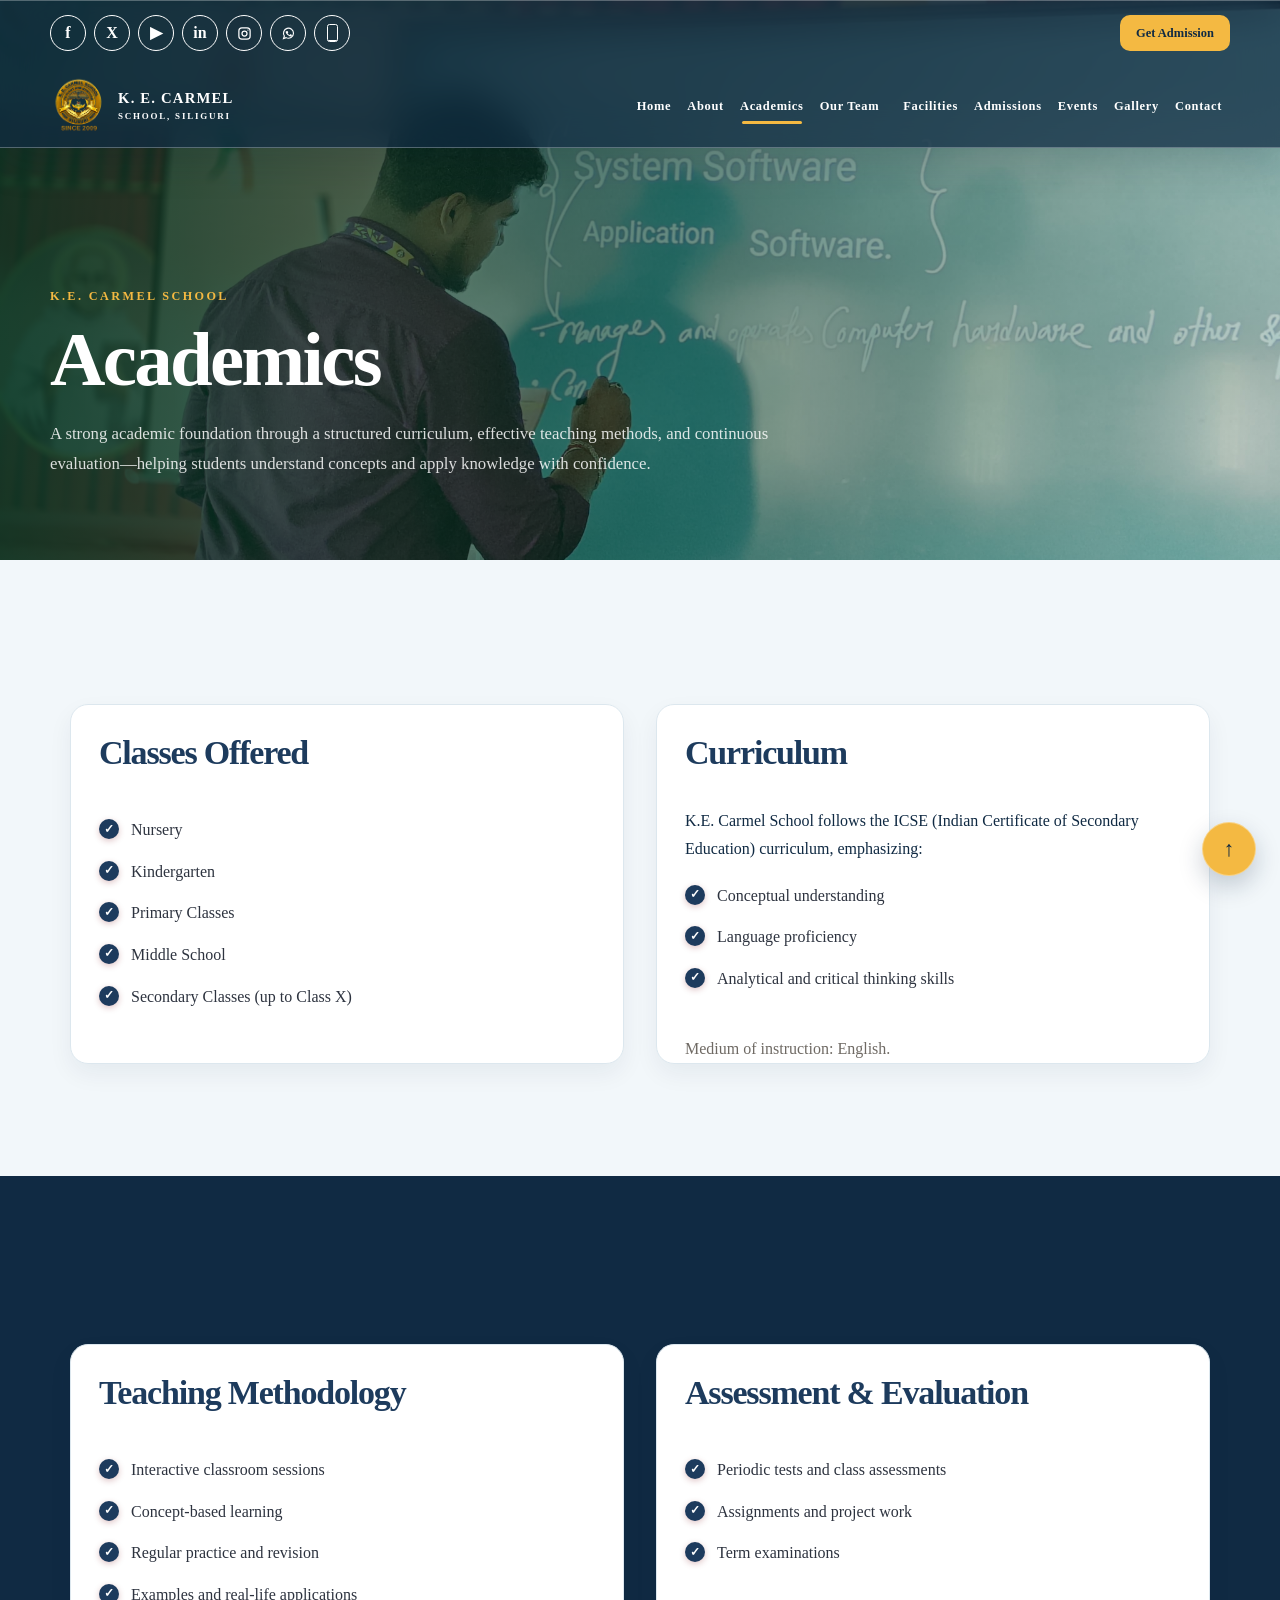
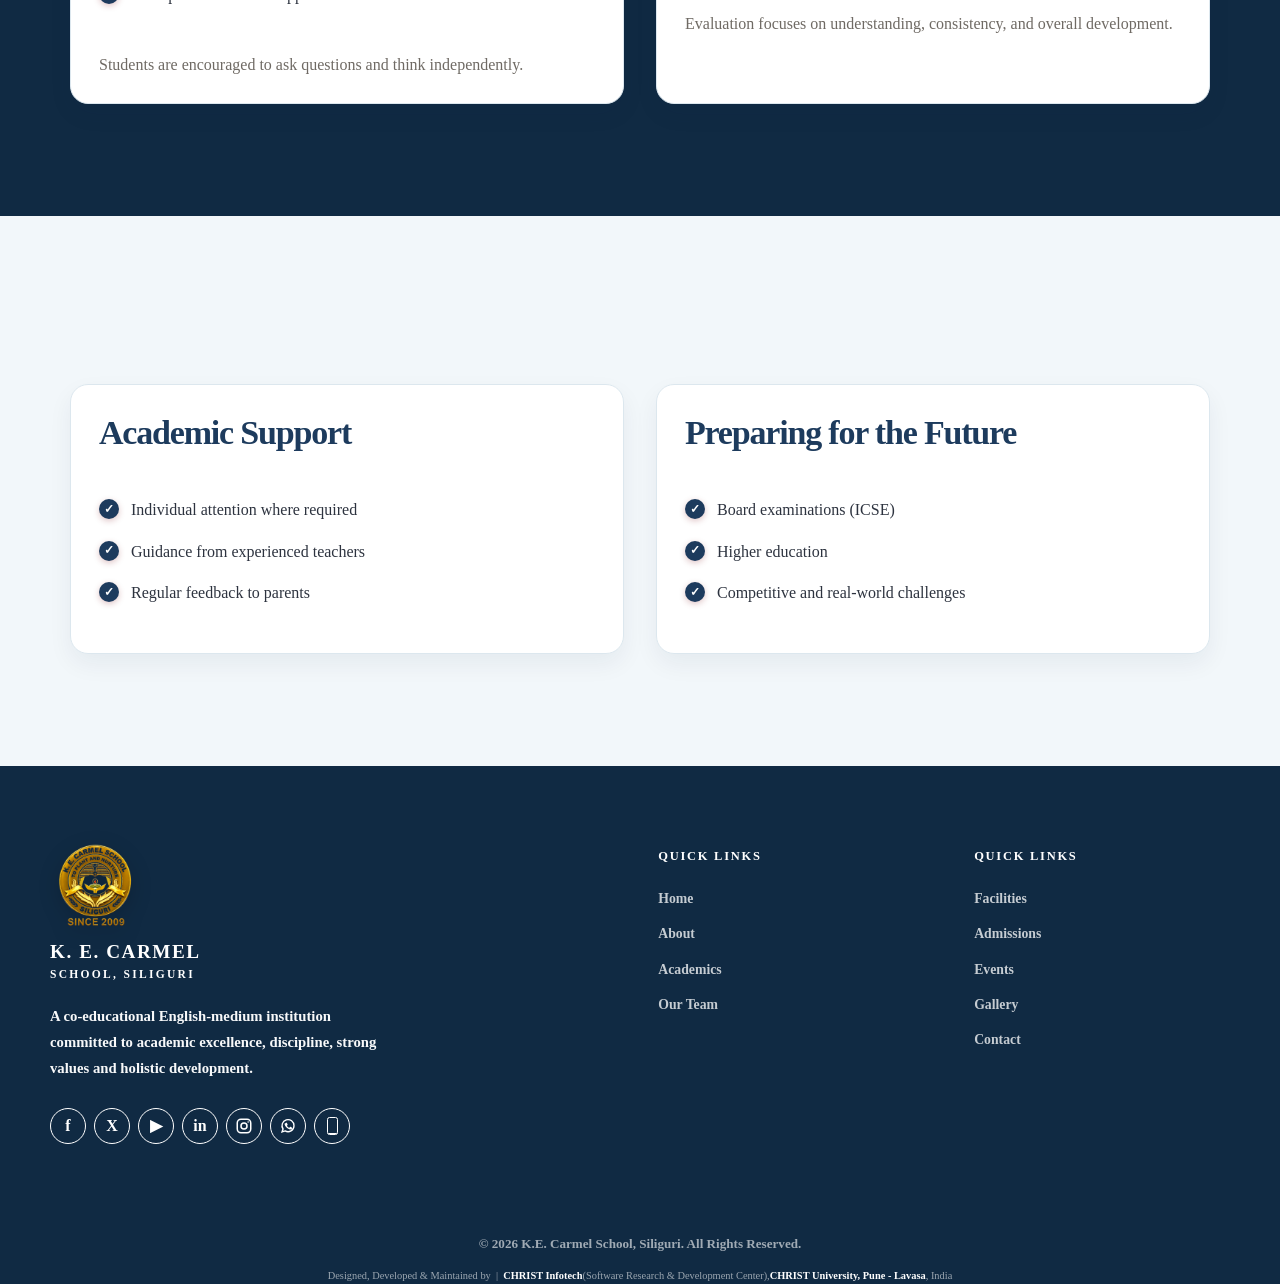
<file: academics.html>
<!doctype html>
<html lang="en">
  <head>
    <meta charset="utf-8" />
    <meta name="viewport" content="width=device-width, initial-scale=1" />
    <meta name="description" content="Academics at K.E. Carmel School, Siliguri — ICSE curriculum, English medium, classes offered and teaching methodology." />
    <title>Academics • K.E. Carmel School, Siliguri</title>

    <link rel="icon" href="favicon.svg" type="image/svg+xml" />
    <link rel="stylesheet" href="assets/vendor/bootstrap/5.3.3/css/bootstrap.min.css" />
    <link rel="preload" href="assets/css/styles.css" as="style" />
    <link rel="stylesheet" href="assets/css/styles.css" />
  </head>

  <body class="inner-page is-loading shell-pending">
    <a class="skip-link" href="#main">Skip to content</a>

    <div class="topbar">
      <div class="container topbar__inner d-flex flex-wrap justify-content-between align-items-center gap-2 py-2">
        <div class="topbar__left d-flex flex-wrap align-items-center gap-2">
          <a class="topbar__link" href="tel:+916295975836">+91 62959 75836</a>
          <span class="topbar__sep" aria-hidden="true">•</span>
          <a class="topbar__link" href="mailto:kecarmel.ambari@gmail.com">kecarmel.ambari@gmail.com</a>
        </div>
        <div class="topbar__right">
          <span class="topbar__note">Office: Mon - Sat (school working hours), Sun closed</span>
        </div>
      </div>
    </div>

    <header class="site-header" data-header>
      <div class="container header__inner d-flex align-items-center justify-content-between gap-3 py-3">
        <a class="brand" href="index.html" aria-label="K.E. Carmel School home">
          <span class="brand__mark" aria-hidden="true">KE</span>
          <span class="brand__text">
            <span class="brand__name">K.E. Carmel School</span>
            <span class="brand__sub">Siliguri • West Bengal</span>
          </span>
        </a>

        <button class="nav-toggle" type="button" aria-label="Open menu" aria-expanded="false" aria-controls="site-nav">
          <span class="nav-toggle__bar" aria-hidden="true"></span>
          <span class="nav-toggle__bar" aria-hidden="true"></span>
          <span class="nav-toggle__bar" aria-hidden="true"></span>
        </button>

        <nav id="site-nav" class="site-nav" aria-label="Primary navigation">
          <a class="site-nav__link" href="index.html">Home</a>
          <a class="site-nav__link" href="about.html">About</a>
          <a class="site-nav__link" href="management.html">Our Team</a>
          <a class="site-nav__link" href="academics.html">Academics</a>
          <a class="site-nav__link" href="admissions.html">Admissions</a>
          <a class="site-nav__link" href="facilities.html">Facilities</a>
          <a class="site-nav__link" href="gallery.html">Gallery</a>
          <a class="site-nav__link" href="events.html">Events</a>
          <a class="site-nav__link site-nav__cta" href="contact.html">Contact</a>
        </nav>
      </div>
    </header>

    <main id="main">
      <section class="section section--alt">
        <div class="container">
          <div class="page-hero row g-2 align-items-start">
            <div class="page-hero__content col-12 col-lg-8">
              <p class="eyebrow">K.E. Carmel School</p>
              <h1>Academics</h1>
              <p class="lead">
                A strong academic foundation through a structured curriculum, effective teaching methods, and continuous evaluation—helping
                students understand concepts and apply knowledge with confidence.
              </p>
            </div>
            <div class="page-hero__side col-12 col-lg-4" aria-hidden="true">
              <div class="hero-card">
                <div class="hero-card__title">Key highlights</div>
                <ul class="check-list">
                  <li>ICSE curriculum (English medium)</li>
                  <li>Concept-based learning</li>
                  <li>Regular assessments</li>
                  <li>Supportive teacher guidance</li>
                </ul>
              </div>
            </div>
          </div>

          <div class="academics-content">
          <section class="academics-section" id="academics-programme">
          <div class="row row-cols-1 row-cols-lg-2 g-2 mt-24">
            <div class="col">
              <div class="card h-100">
              <h2 class="h3">Classes Offered</h2>
              <ul class="check-list">
                <li>Nursery</li>
                <li>Kindergarten</li>
                <li>Primary Classes</li>
                <li>Middle School</li>
                <li>Secondary Classes (up to Class X)</li>
              </ul>
            </div>
            </div>

            <div class="col">
              <div class="card h-100">
              <h2 class="h3">Curriculum</h2>
              <p>K.E. Carmel School follows the ICSE (Indian Certificate of Secondary Education) curriculum, emphasizing:</p>
              <ul class="check-list">
                <li>Conceptual understanding</li>
                <li>Language proficiency</li>
                <li>Analytical and critical thinking skills</li>
              </ul>
              <p class="muted">Medium of instruction: English.</p>
            </div>
            </div>

          </div>
          </section>

          <section class="academics-section" id="academics-methodology">
          <div class="row row-cols-1 row-cols-lg-2 g-2 mt-24">
            <div class="col">
              <div class="card h-100">
              <h2 class="h3">Teaching Methodology</h2>
              <ul class="check-list">
                <li>Interactive classroom sessions</li>
                <li>Concept-based learning</li>
                <li>Regular practice and revision</li>
                <li>Examples and real-life applications</li>
              </ul>
              <p class="muted">Students are encouraged to ask questions and think independently.</p>
            </div>
            </div>
            <div class="col">
              <div class="card h-100">
              <h2 class="h3">Assessment &amp; Evaluation</h2>
              <ul class="check-list">
                <li>Periodic tests and class assessments</li>
                <li>Assignments and project work</li>
                <li>Term examinations</li>
              </ul>
              <p class="muted">Evaluation focuses on understanding, consistency, and overall development.</p>
            </div>
            </div>
          </div>
          </section>

          <section class="academics-section" id="academics-support">
          <div class="row row-cols-1 row-cols-lg-2 g-2 mt-24">
            <div class="col">
              <div class="card h-100">
              <h2 class="h3">Academic Support</h2>
              <ul class="check-list">
                <li>Individual attention where required</li>
                <li>Guidance from experienced teachers</li>
                <li>Regular feedback to parents</li>
              </ul>
            </div>
            </div>
            <div class="col">
              <div class="card card--accent h-100">
              <h2 class="h3">Preparing for the Future</h2>
              <ul class="check-list">
                <li>Board examinations (ICSE)</li>
                <li>Higher education</li>
                <li>Competitive and real-world challenges</li>
              </ul>
            </div>
            </div>
          </div>
          </section>
          </div>
        </div>
      </section>
    </main>

    <footer class="site-footer">
      <div class="container footer__inner d-flex flex-column flex-lg-row align-items-lg-center justify-content-between gap-3">
        <div class="footer__left">
          <div class="footer__brand">K.E. Carmel School, Siliguri</div>
          <div class="footer__small">© <span data-year></span> K.E. Carmel School. All rights reserved.</div>
        </div>
        <div class="footer__right">
          <a href="about.html">About</a>
          <a href="management.html">Our Team</a>
          <a href="academics.html">Academics</a>
          <a href="admissions.html">Admissions</a>
          <a href="events.html">Events</a>
          <a href="announcements.html">Announcements</a>
          <a href="contact.html">Contact</a>
        </div>
      </div>
    <hr class="footer__divider" />
    <div class="footer__credit container">
      Designed, Developed &amp; Maintained by &nbsp;|&nbsp; <a href="https://christinfotech.org/" target="_blank" rel="noreferrer">CHRIST Infotech</a> (Software Research &amp; Development Center), <a href="https://lavasa.christuniversity.in/" target="_blank" rel="noreferrer">CHRIST University, Pune - Lavasa</a>, India
    </div>
    </footer>

    <script defer src="assets/vendor/bootstrap/5.3.3/js/bootstrap.bundle.min.js"></script>
    <script defer src="assets/js/main.js"></script>
  </body>
</html>
</file>
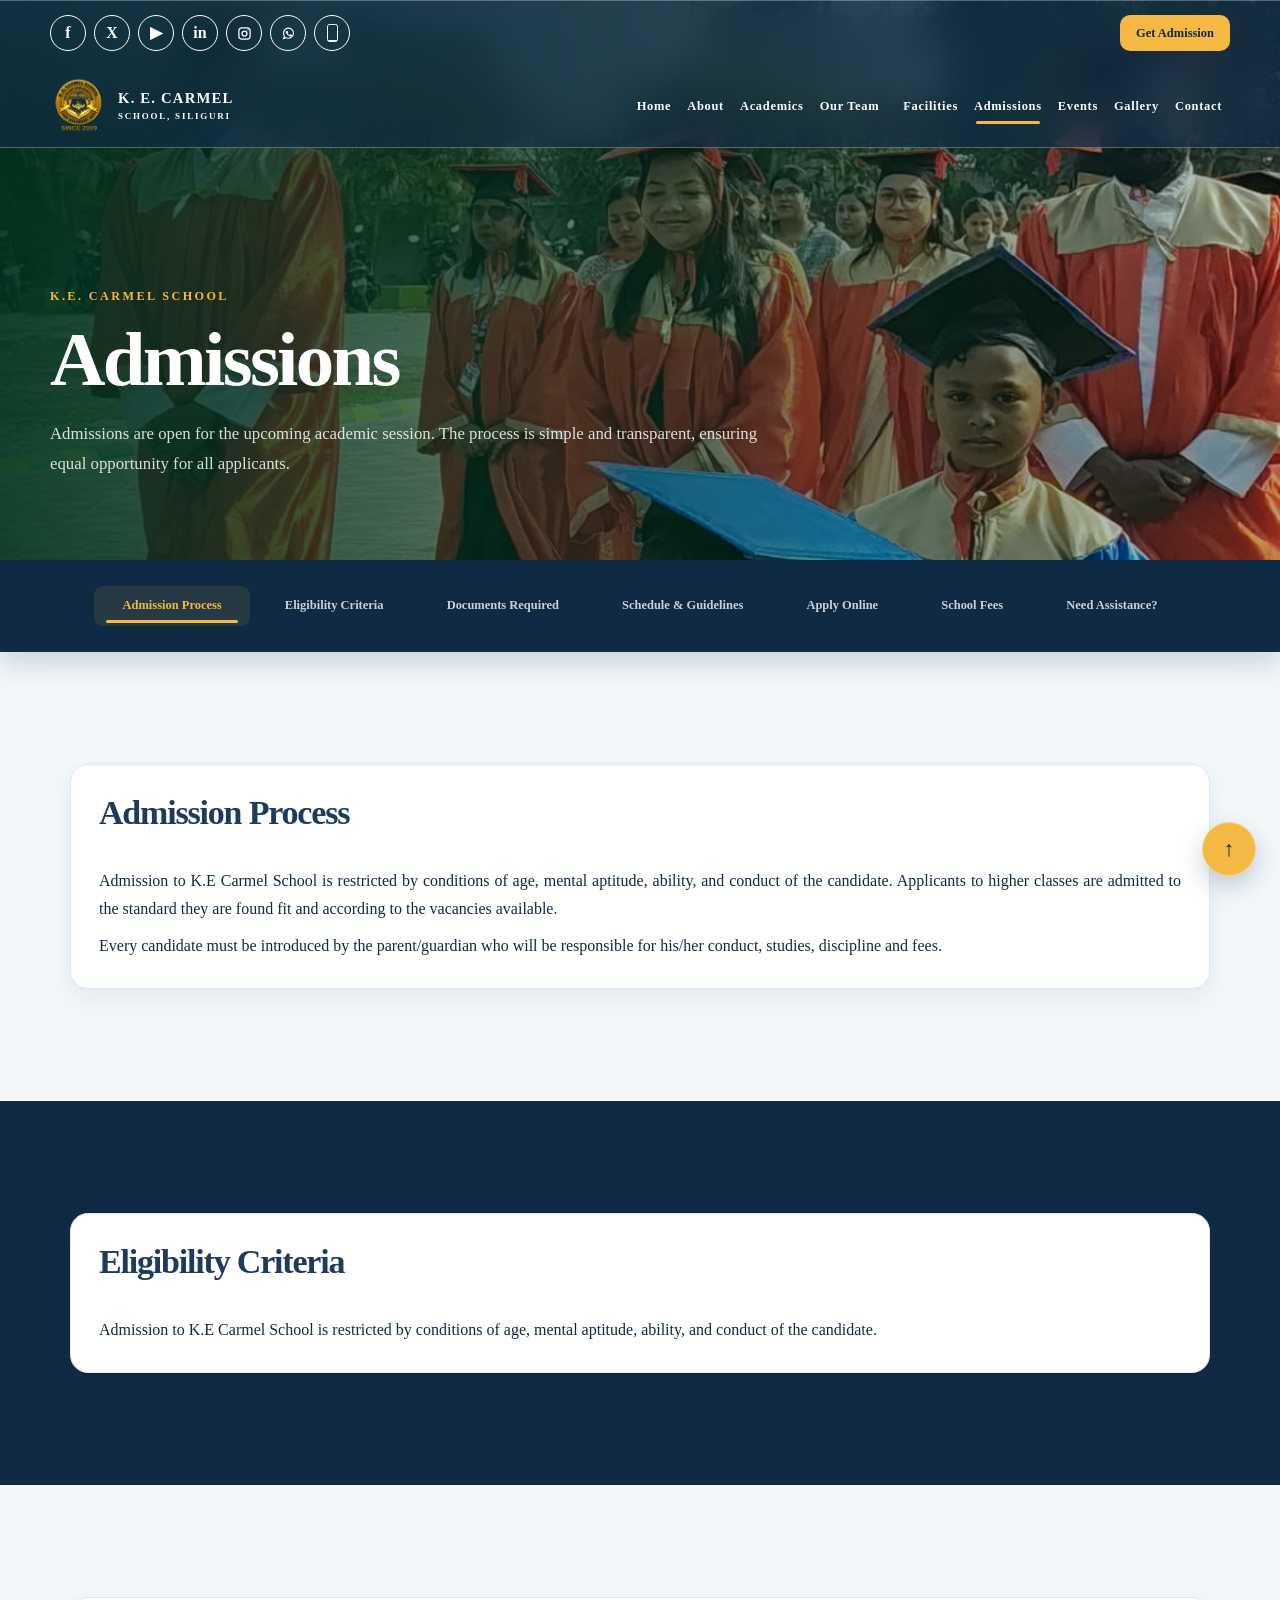
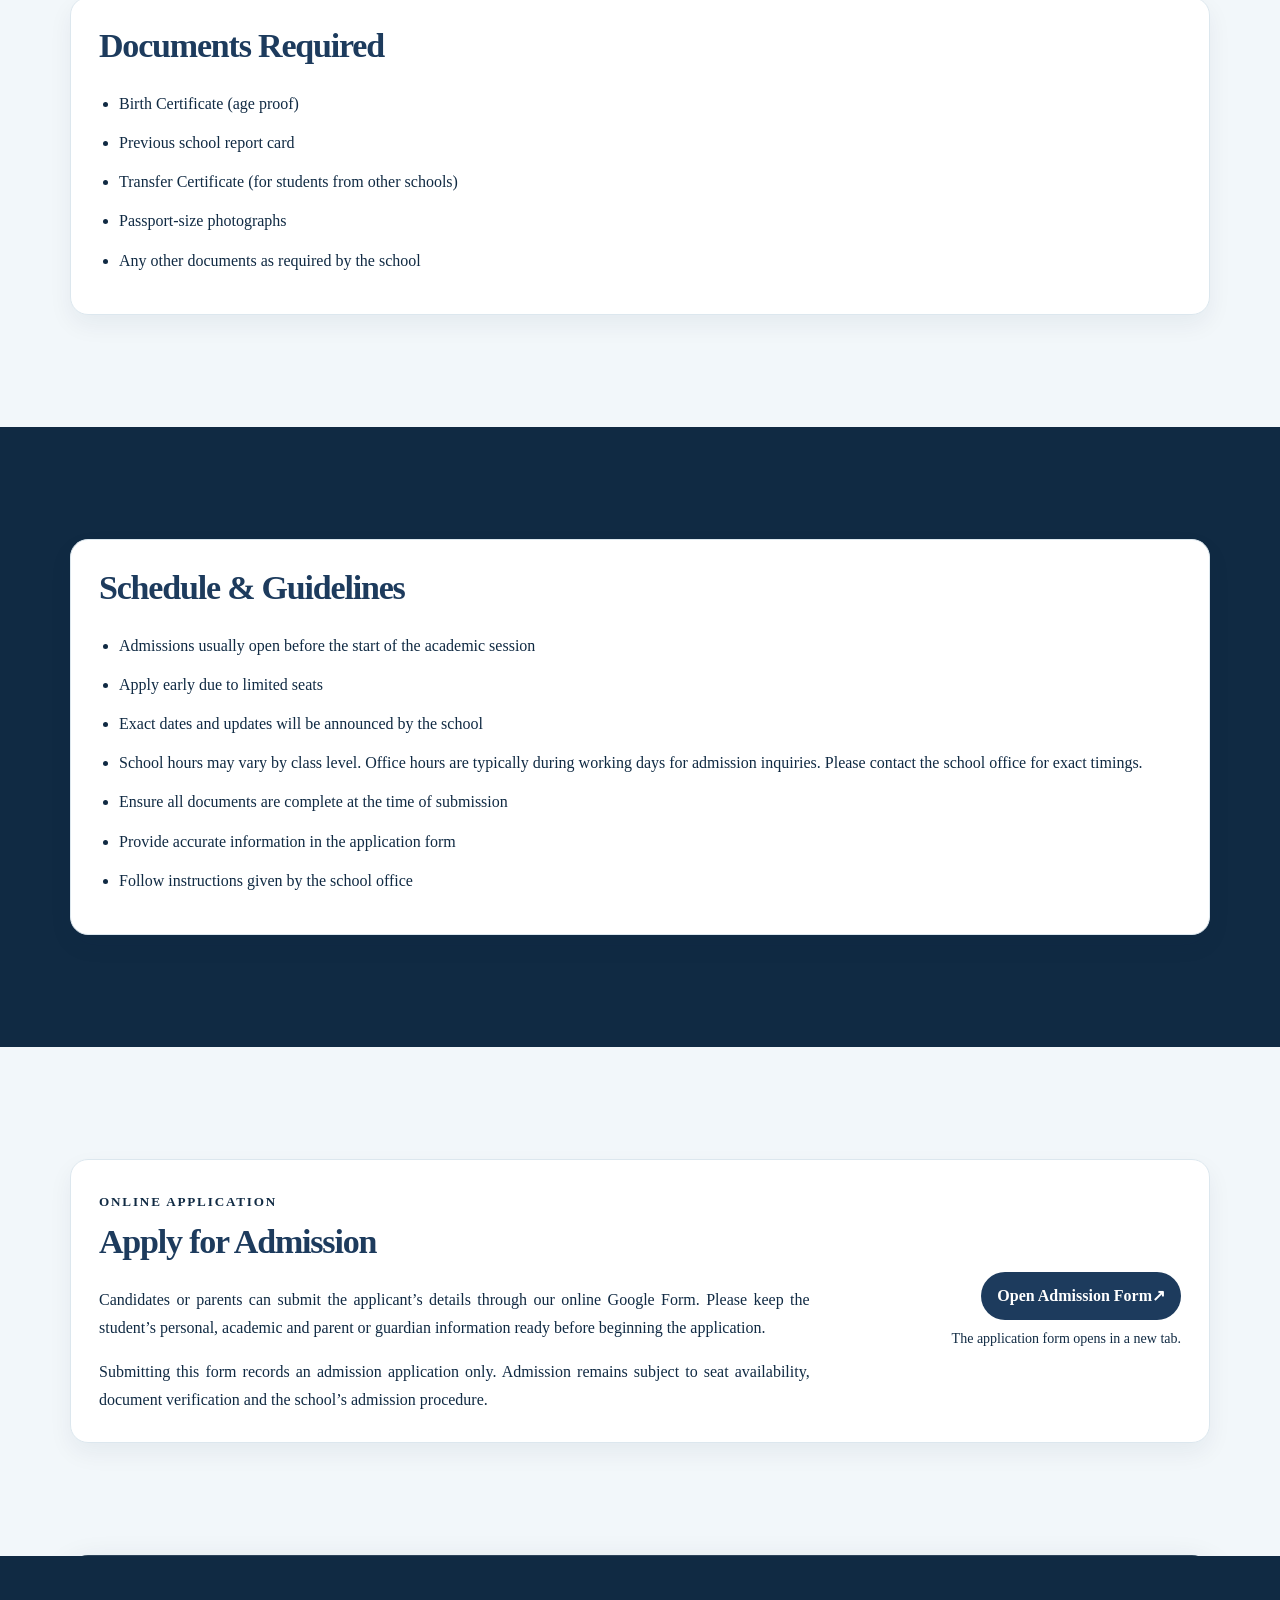
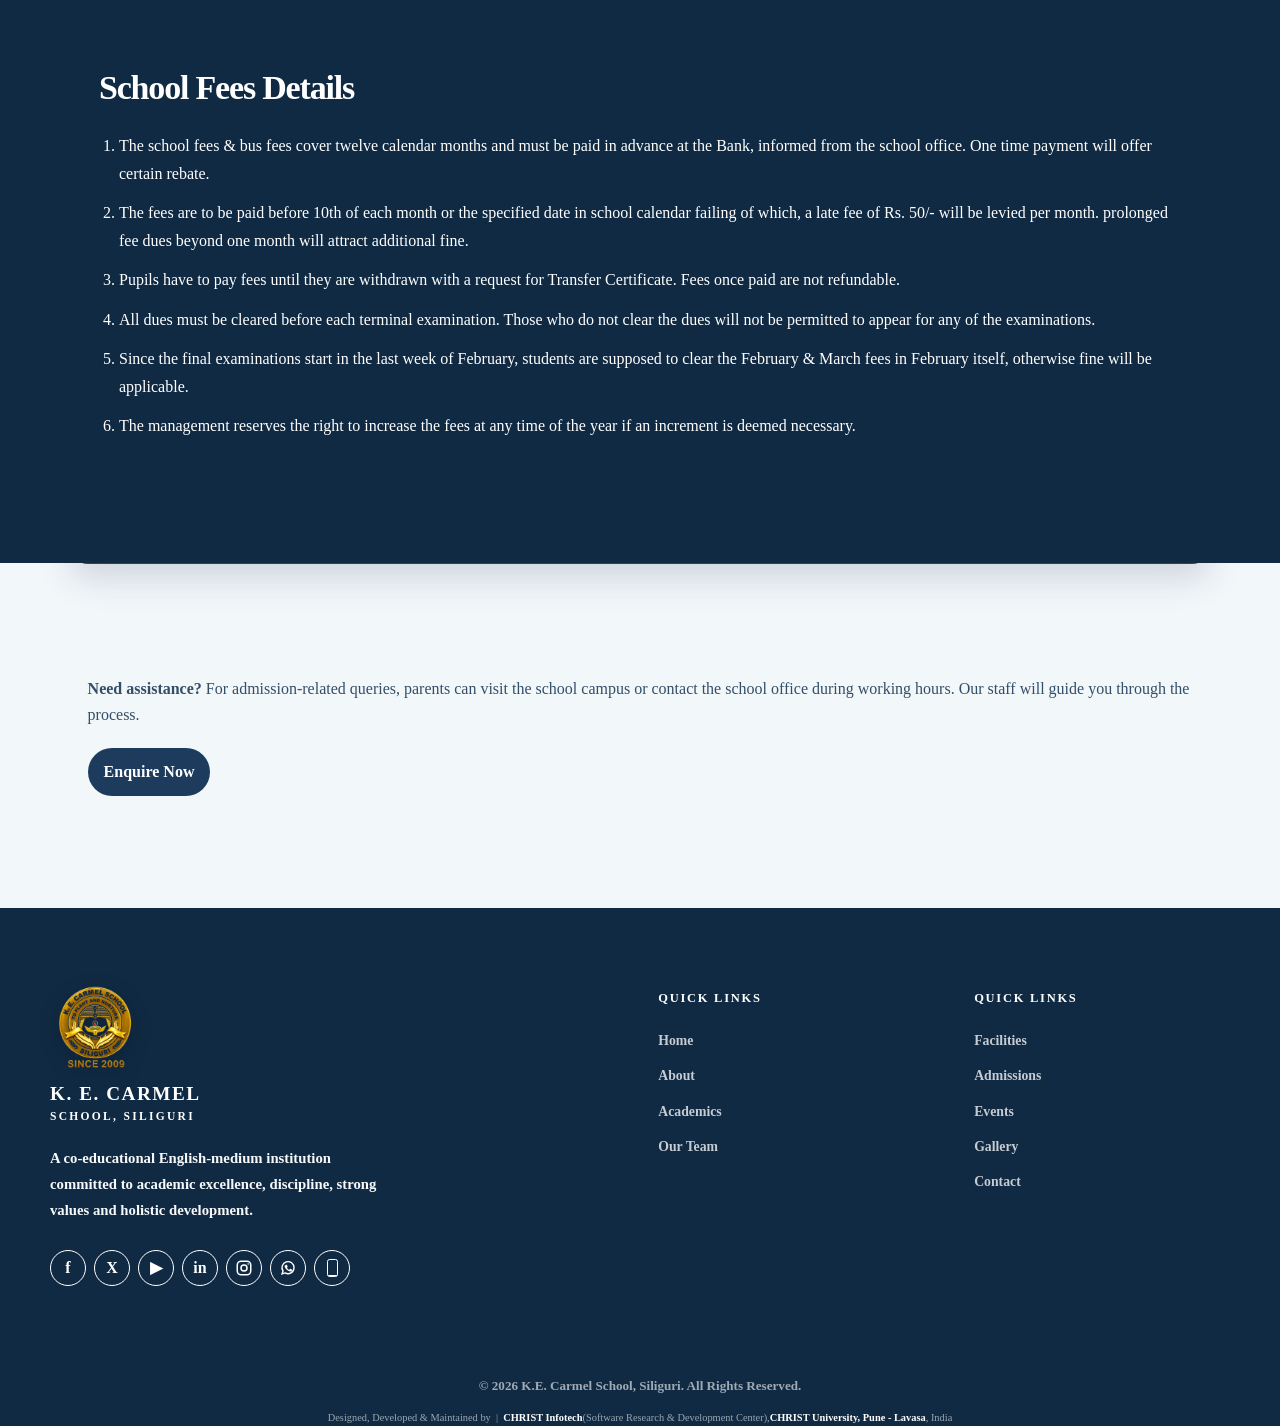
<file: admissions.html>
<!doctype html>
<html lang="en">

<head>
  <meta charset="utf-8" />
  <meta name="viewport" content="width=device-width, initial-scale=1" />
  <meta name="description"
    content="Admissions at K.E. Carmel School, Siliguri — process, classes, required documents and guidelines." />
  <title>Admissions • K.E. Carmel School, Siliguri</title>

  <link rel="icon" href="favicon.svg" type="image/svg+xml" />
  <link rel="stylesheet" href="assets/vendor/bootstrap/5.3.3/css/bootstrap.min.css" />
  <link rel="preload" href="assets/css/styles.css" as="style" />
  <link rel="stylesheet" href="assets/css/styles.css" />
</head>

<body class="inner-page is-loading shell-pending">
  <a class="skip-link" href="#main">Skip to content</a>

  <div class="topbar">
    <div class="container topbar__inner d-flex flex-wrap justify-content-between align-items-center gap-2 py-2">
      <div class="topbar__left d-flex flex-wrap align-items-center gap-2">
        <a class="topbar__link" href="tel:+916295975836">+91 62959 75836</a>
        <span class="topbar__sep" aria-hidden="true">•</span>
        <a class="topbar__link" href="mailto:kecarmel.ambari@gmail.com">kecarmel.ambari@gmail.com</a>
      </div>
      <div class="topbar__right">
        <span class="topbar__note">Office: Mon - Sat (school working hours), Sun closed</span>
      </div>
    </div>
  </div>

  <header class="site-header" data-header>
    <div class="container header__inner d-flex align-items-center justify-content-between gap-3 py-3">
      <a class="brand" href="index.html" aria-label="K.E. Carmel School home">
        <span class="brand__mark" aria-hidden="true">KE</span>
        <span class="brand__text">
          <span class="brand__name">K.E. Carmel School</span>
          <span class="brand__sub">Siliguri • West Bengal</span>
        </span>
      </a>

      <button class="nav-toggle" type="button" aria-label="Open menu" aria-expanded="false" aria-controls="site-nav">
        <span class="nav-toggle__bar" aria-hidden="true"></span>
        <span class="nav-toggle__bar" aria-hidden="true"></span>
        <span class="nav-toggle__bar" aria-hidden="true"></span>
      </button>

      <nav id="site-nav" class="site-nav" aria-label="Primary navigation">
        <a class="site-nav__link" href="index.html">Home</a>
        <a class="site-nav__link" href="about.html">About</a>
        <a class="site-nav__link" href="management.html">Our Team</a>
        <a class="site-nav__link" href="academics.html">Academics</a>
        <a class="site-nav__link" href="admissions.html">Admissions</a>
        <a class="site-nav__link" href="facilities.html">Facilities</a>
        <a class="site-nav__link" href="gallery.html">Gallery</a>
        <a class="site-nav__link" href="events.html">Events</a>
        <a class="site-nav__link site-nav__cta" href="contact.html">Contact</a>
      </nav>
    </div>
  </header>

  <main id="main">
    <section class="section">
      <div class="container">
        <div class="page-hero row g-2 align-items-start">
          <div class="page-hero__content col-12 col-lg-8">
            <p class="eyebrow">K.E. Carmel School</p>
            <h1>Admissions</h1>
            <p class="lead">
              Admissions are open for the upcoming academic session. The process is simple and transparent, ensuring
              equal opportunity
              for all applicants.
            </p>
          </div>
          <div class="page-hero__side col-12 col-lg-4" aria-hidden="true">
            <div class="hero-card">
              <div class="hero-card__title">Process</div>
              <ul class="check-list">
                <li>Fill the admission form</li>
                <li>Submit required documents</li>
                <li>Interaction/assessment (if required)</li>
                <li>Confirmation after verification</li>
              </ul>
            </div>
          </div>
        </div>

        <div class="about-tabs" data-section-nav>
          <aside class="about-tabs__sidebar" aria-label="Admission page sections">
            <p class="about-tabs__eyebrow">Explore Admissions</p>
            <nav class="about-tabs__nav" aria-label="Admission section navigation">
              <button class="about-tabs__button is-active" type="button" aria-current="true"
                aria-controls="admission-process" data-tab-target="admission-process"><span>Admission
                  Process</span><span aria-hidden="true">&#8594;</span></button>
              <button class="about-tabs__button" type="button" aria-controls="admission-eligibility"
                data-tab-target="admission-eligibility"><span>Eligibility Criteria</span><span
                  aria-hidden="true">&#8594;</span></button>
              <button class="about-tabs__button" type="button" aria-controls="admission-documents"
                data-tab-target="admission-documents"><span>Documents Required</span><span
                  aria-hidden="true">&#8594;</span></button>
              <button class="about-tabs__button" type="button" aria-controls="admission-guidelines"
                data-tab-target="admission-guidelines"><span>Schedule &amp; Guidelines</span><span
                  aria-hidden="true">&#8594;</span></button>
              <button class="about-tabs__button" type="button" aria-controls="admission-apply"
                data-tab-target="admission-apply"><span>Apply Online</span><span
                  aria-hidden="true">&#8594;</span></button>
              <button class="about-tabs__button" type="button" aria-controls="admission-fees"
                data-tab-target="admission-fees"><span>School Fees</span><span
                  aria-hidden="true">&#8594;</span></button>
              <button class="about-tabs__button" type="button" aria-controls="admission-help"
                data-tab-target="admission-help"><span>Need Assistance?</span><span
                  aria-hidden="true">&#8594;</span></button>
            </nav>
          </aside>
          <div class="about-tabs__content">
            <section class="about-tab-panel" id="admission-process">
              <div class="card admission-content-card">
                <h2 class="h3">Admission Process</h2>
                <p><strong>2.1.</strong> Admission to K.E Carmel School is restricted by conditions of age, mental
                  aptitude, ability, and conduct of the candidate. Applicants to higher classes are admitted to the
                  standard they are found fit and according to the vacancies available.</p>
                <p><strong>2.2.</strong> Every candidate must be introduced by the parent/guardian who will be
                  responsible for his/her conduct, studies, discipline and fees.</p>
              </div>
            </section>

            <section class="about-tab-panel" id="admission-eligibility">
              <div class="card admission-content-card">
                <h2 class="h3">Eligibility Criteria</h2>
                <p>Admission to K.E Carmel School is restricted by conditions of age, mental aptitude, ability, and
                  conduct of the candidate.</p>
              </div>
            </section>

            <section class="about-tab-panel" id="admission-documents">
              <div class="card admission-content-card">
                <h2 class="h3">Documents Required</h2>
                <ul class="admission-list">
                  <li>Birth Certificate (age proof)</li>
                  <li>Previous school report card</li>
                  <li>Transfer Certificate (for students from other schools)</li>
                  <li>Passport-size photographs</li>
                  <li>Any other documents as required by the school</li>
                </ul>
              </div>
            </section>

            <section class="about-tab-panel" id="admission-guidelines">
              <div class="card admission-content-card">
                <h2 class="h3">Schedule &amp; Guidelines</h2>
                <ul class="admission-list">
                  <li>Admissions usually open before the start of the academic session</li>
                  <li>Apply early due to limited seats</li>
                  <li>Exact dates and updates will be announced by the school</li>
                  <li>School hours may vary by class level. Office hours are typically during working days for admission
                    inquiries. Please contact the school office for exact timings.</li>
                  <li>Ensure all documents are complete at the time of submission</li>
                  <li>Provide accurate information in the application form</li>
                  <li>Follow instructions given by the school office</li>
                </ul>
              </div>
            </section>

            <section class="about-tab-panel" id="admission-apply" aria-labelledby="admission-application-title">
              <div class="card admission-content-card admission-application">
                <div class="row align-items-center g-4">
                  <div class="col-12 col-lg-8">
                    <p class="eyebrow mb-2">Online Application</p>
                    <h2 id="admission-application-title" class="h3">Apply for Admission</h2>
                    <p class="mb-3">Candidates or parents can submit the applicant’s details through our online Google
                      Form. Please keep the student’s personal, academic and parent or guardian information ready before
                      beginning the application.</p>
                    <p class="admission-application__note mb-0">Submitting this form records an admission application
                      only.
                      Admission remains subject to seat availability, document verification and the school’s admission
                      procedure.</p>
                  </div>
                  <div class="col-12 col-lg-4 text-lg-end">
                    <!-- The shared admission form URL is configured once in assets/js/main.js. -->
                    <a class="btn btn--primary admission-application__button" data-admission-form-link href="#"
                      target="_blank"
                      rel="noopener noreferrer" aria-label="Open the admission application Google Form in a new tab">
                      Open Admission Form <span aria-hidden="true">↗</span>
                    </a>
                    <small class="d-block mt-2">The application form opens in a new tab.</small>
                  </div>
                </div>
              </div>
            </section>

            <article class="about-tab-panel card admission-fees mt-24" id="admission-fees">
              <h2 class="h3 text-light">School Fees Details</h2>
              <ol class="facility-rules admission-list">
                <li>The school fees & bus fees cover twelve calendar months and must be paid in advance at the Bank,
                  informed from the school office. One time payment will offer certain rebate.</li>
                <li>The fees are to be paid before 10th of each month or the specified date in school calendar failing
                  of which, a late fee of Rs. 50/- will be levied per month. prolonged fee dues beyond one month will
                  attract additional fine.</li>
                <li>Pupils have to pay fees until they are withdrawn with a request for Transfer Certificate. Fees once
                  paid are not refundable.</li>
                <li>All dues must be cleared before each terminal examination. Those who do not clear the dues will not
                  be permitted to appear for any of the examinations.</li>
                <li>Since the final examinations start in the last week of February, students are supposed to clear the
                  February & March fees in February itself, otherwise fine will be applicable.</li>
                <li>The management reserves the right to increase the fees at any time of the year if an increment is
                  deemed necessary.</li>
              </ol>
            </article>

            <div
              class="about-tab-panel callout mt-24 d-flex flex-column flex-md-row align-items-md-center justify-content-between gap-3 bg-dark"
              id="admission-help">
              <div class="callout__text">
                <strong>Need assistance?</strong> For admission-related queries, parents can visit the school campus or
                contact the school
                office during working hours. Our staff will guide you through the process.
              </div>
              <a class="btn btn--primary" style="margin-right: 5px;" href="contact.html">Enquire Now</a>
            </div>
          </div>
        </div>
      </div>
    </section>
  </main>

  <footer class="site-footer">
    <div
      class="container footer__inner d-flex flex-column flex-lg-row align-items-lg-center justify-content-between gap-3">
      <div class="footer__left">
        <div class="footer__brand">K.E. Carmel School, Siliguri</div>
        <div class="footer__small">© <span data-year></span> K.E. Carmel School. All rights reserved.</div>
      </div>
      <div class="footer__right">
        <a href="about.html">About</a>
        <a href="management.html">Our Team</a>
        <a href="academics.html">Academics</a>
        <a href="admissions.html">Admissions</a>
        <a href="events.html">Events</a>
        <a href="announcements.html">Announcements</a>
        <a href="contact.html">Contact</a>
      </div>
    </div>
    <hr class="footer__divider" />
    <div class="footer__credit container">
      Designed, Developed &amp; Maintained by &nbsp;|&nbsp; <a href="https://christinfotech.org/" target="_blank"
        rel="noreferrer">CHRIST Infotech</a> (Software Research &amp; Development Center), <a
        href="https://lavasa.christuniversity.in/" target="_blank" rel="noreferrer">CHRIST University, Pune -
        Lavasa</a>, India
    </div>
  </footer>

  <script defer src="assets/vendor/bootstrap/5.3.3/js/bootstrap.bundle.min.js"></script>
  <script defer src="assets/js/main.js"></script>
</body>

</html>
</file>
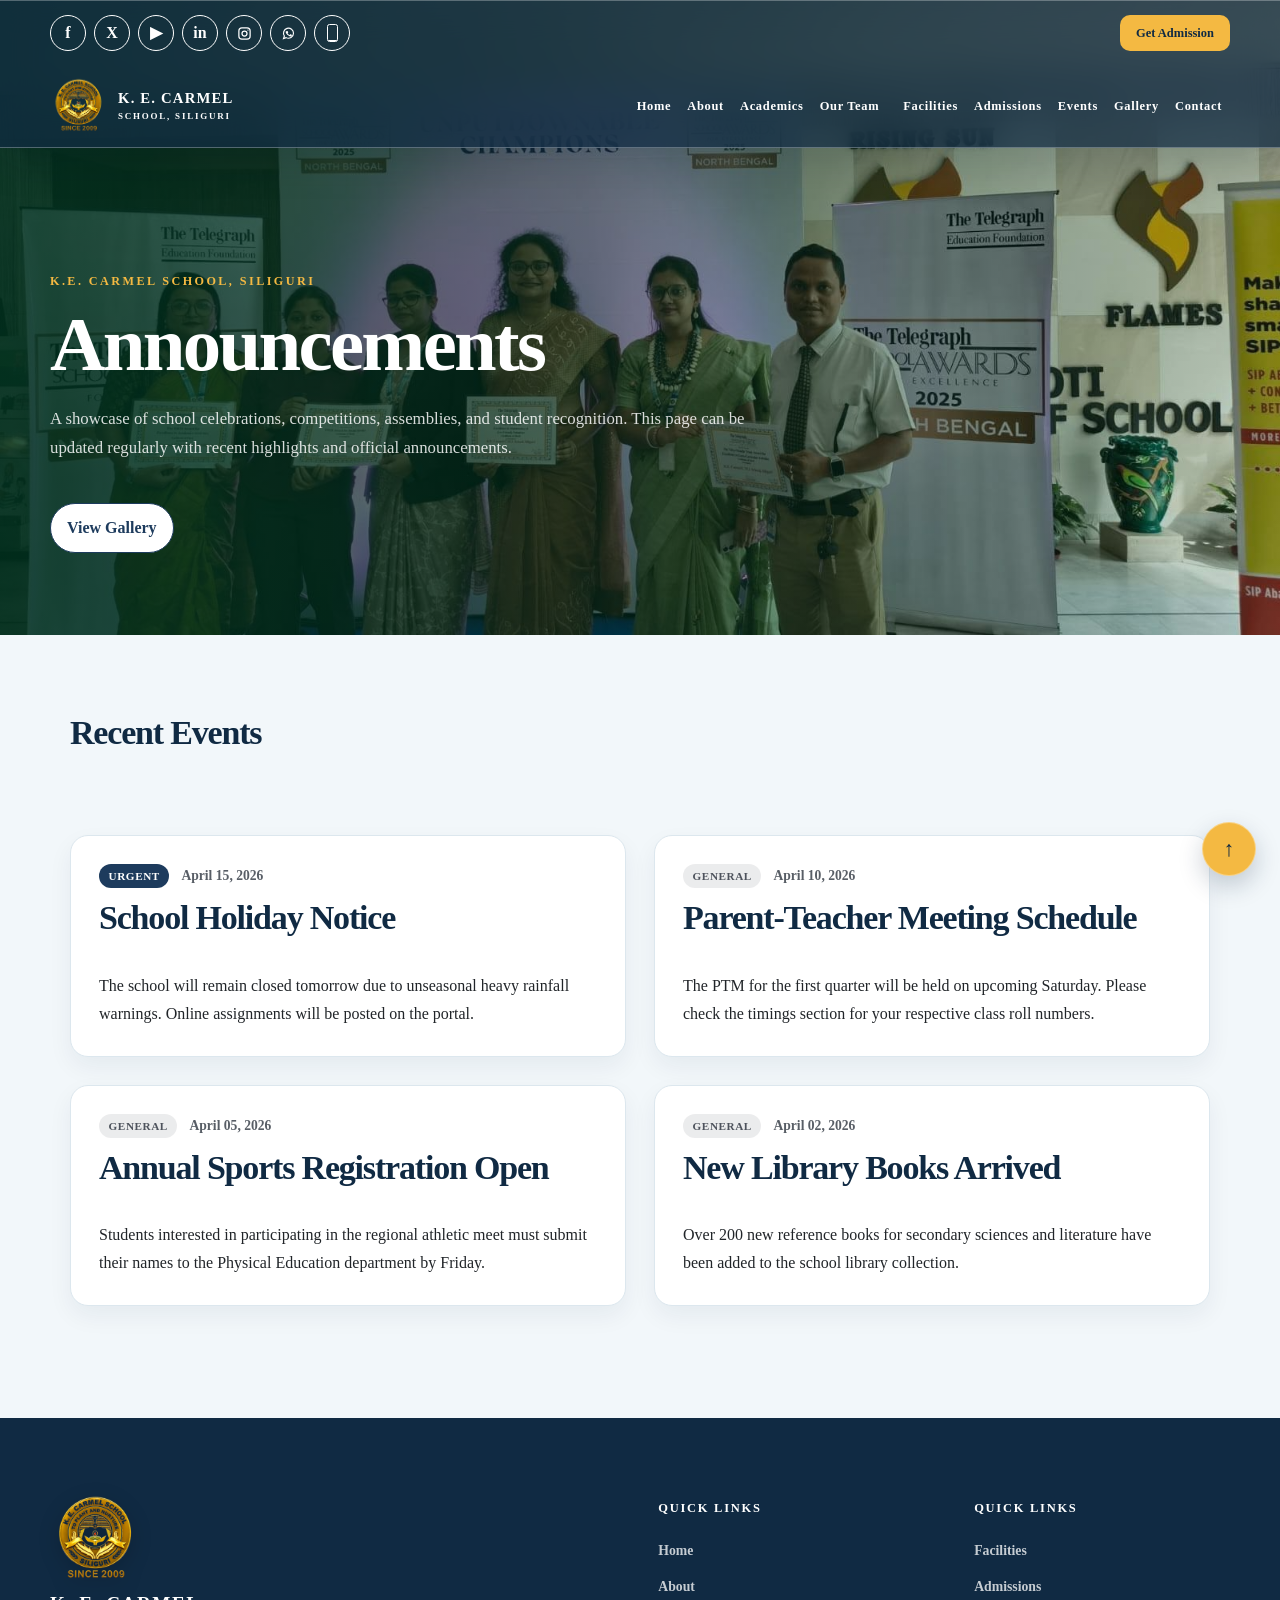
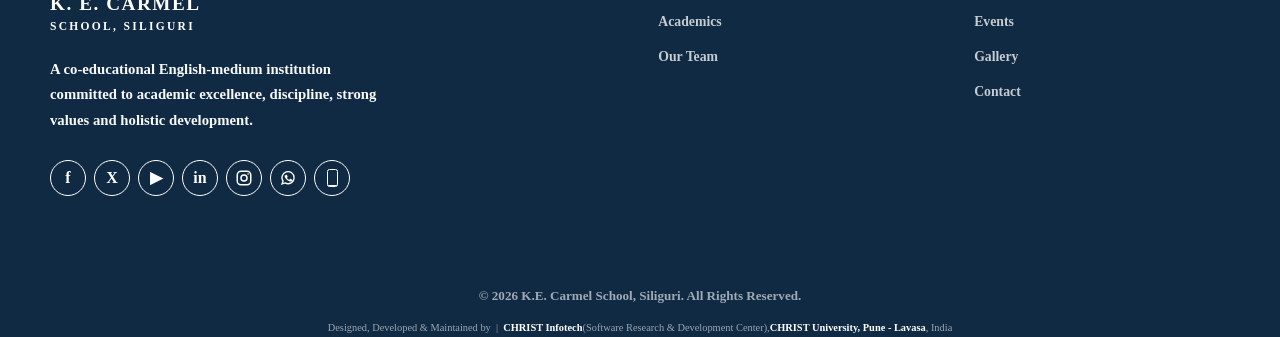
<file: announcements.html>
<!doctype html>
<html lang="en">
  <head>
    <meta charset="utf-8" />
    <meta name="viewport" content="width=device-width, initial-scale=1" />
    <meta
      name="description"
      content="Events and achievements at K.E. Carmel School, Siliguri - recent events, celebrations, competitions and student recognition."
    />
    <title>Announcements & Achievements - K.E. Carmel School, Siliguri</title>

    <link rel="icon" href="favicon.svg" type="image/svg+xml" />
    <link rel="stylesheet" href="assets/vendor/bootstrap/5.3.3/css/bootstrap.min.css" />
    <link rel="preload" href="assets/css/styles.css" as="style" />
    <link rel="stylesheet" href="assets/css/styles.css" />
  </head>

  <body class="inner-page page-announcements is-loading shell-pending">
    <a class="skip-link" href="#main">Skip to content</a>

    <div class="topbar">
      <div class="container topbar__inner d-flex flex-wrap justify-content-between align-items-center gap-2 py-2">
        <div class="topbar__left d-flex flex-wrap align-items-center gap-2">
          <a class="topbar__link" href="tel:+916295975836">+91 62959 75836</a>
          <span class="topbar__sep" aria-hidden="true">•</span>
          <a class="topbar__link" href="mailto:kecarmel.ambari@gmail.com">kecarmel.ambari@gmail.com</a>
        </div>
        <div class="topbar__right">
          <span class="topbar__note">Office: Mon - Sat (school working hours), Sun closed</span>
        </div>
      </div>
    </div>

    <header class="site-header" data-header>
      <div class="container header__inner d-flex align-items-center justify-content-between gap-3 py-3">
        <a class="brand" href="index.html" aria-label="K.E. Carmel School home">
          <span class="brand__mark" aria-hidden="true">KE</span>
          <span class="brand__text">
            <span class="brand__name">K.E. Carmel School</span>
            <span class="brand__sub">Siliguri • West Bengal</span>
          </span>
        </a>

        <button class="nav-toggle" type="button" aria-label="Open menu" aria-expanded="false" aria-controls="site-nav">
          <span class="nav-toggle__bar" aria-hidden="true"></span>
          <span class="nav-toggle__bar" aria-hidden="true"></span>
          <span class="nav-toggle__bar" aria-hidden="true"></span>
        </button>

        <nav id="site-nav" class="site-nav" aria-label="Primary navigation">
          <a class="site-nav__link" href="index.html">Home</a>
          <a class="site-nav__link" href="about.html">About</a>
          <a class="site-nav__link" href="management.html">Our Team</a>
          <a class="site-nav__link" href="academics.html">Academics</a>
          <a class="site-nav__link" href="admissions.html">Admissions</a>
          <a class="site-nav__link" href="facilities.html">Facilities</a>
          <a class="site-nav__link" href="gallery.html">Gallery</a>
          <a class="site-nav__link" href="events.html">Events</a>
          <a class="site-nav__link site-nav__cta" href="contact.html">Contact</a>
        </nav>
      </div>
    </header>

    <main id="main">
      <section class="section">
        <div class="container">
          <div class="page-hero row g-2 align-items-start">
            <div class="page-hero__content col-12 col-lg-8">
              <p class="eyebrow">K.E. Carmel School, Siliguri</p>
              <h1>Announcements</h1>
              <p class="lead">
                A showcase of school celebrations, competitions, assemblies, and student recognition. This page can be updated regularly
                with recent highlights and official announcements.
              </p>
              <div class="hero__actions d-flex flex-wrap gap-3">
                <!-- <a class="btn btn--primary" href="contact.html">Share an Update</a> -->
                <a class="btn btn--ghost" href="gallery.html">View Gallery</a>
              </div>
            </div>
            <div class="page-hero__side col-12 col-lg-4" aria-hidden="true">
              <div class="hero-card">
                <div class="hero-card__title">This Term</div>
                <ul class="check-list">
                  <li>School events and celebrations</li>
                  <li>Competitions and exhibitions</li>
                  <li>Student awards and recognition</li>
                  <li>Campus life moments</li>
                </ul>
              </div>
            </div>
          </div>

          <section class="announcements-band">
          <div class="section__head">
            <h2>Recent Events</h2>
            <!-- <p class="section__sub">Sample entries that can be replaced with the latest school updates.</p> -->
          </div>
          
          <div class="announcements-grid row row-cols-1 row-cols-md-2 g-3">
            <div class="col">
              <div class="card card--accent announcement-card h-100">
                <div class="announcement-card__meta">
                  <span class="announcement-card__badge">Urgent</span>
                  <span class="announcement-card__date">April 15, 2026</span>
                </div>
                <h2 class="h3 announcement-card__title">School Holiday Notice</h2>
                <p class="announcement-card__text">The school will remain closed tomorrow due to unseasonal heavy rainfall warnings. Online assignments will be posted on the portal.</p>
              </div>
            </div>
            <div class="col">
              <div class="card announcement-card h-100">
                <div class="announcement-card__meta">
                  <span class="announcement-card__badge" style="background: rgba(11, 18, 32, 0.08); color: rgba(11, 18, 32, 0.7)">General</span>
                  <span class="announcement-card__date">April 10, 2026</span>
                </div>
                <h2 class="h3 announcement-card__title">Parent-Teacher Meeting Schedule</h2>
                <p class="announcement-card__text">The PTM for the first quarter will be held on upcoming Saturday. Please check the timings section for your respective class roll numbers.</p>
              </div>
            </div>
            <div class="col">
              <div class="card announcement-card h-100">
                <div class="announcement-card__meta">
                  <span class="announcement-card__badge" style="background: rgba(11, 18, 32, 0.08); color: rgba(11, 18, 32, 0.7)">General</span>
                  <span class="announcement-card__date">April 05, 2026</span>
                </div>
                <h2 class="h3 announcement-card__title">Annual Sports Registration Open</h2>
                <p class="announcement-card__text">Students interested in participating in the regional athletic meet must submit their names to the Physical Education department by Friday.</p>
              </div>
            </div>
            <div class="col">
              <div class="card announcement-card h-100">
                <div class="announcement-card__meta">
                  <span class="announcement-card__badge" style="background: rgba(11, 18, 32, 0.08); color: rgba(11, 18, 32, 0.7)">General</span>
                  <span class="announcement-card__date">April 02, 2026</span>
                </div>
                <h2 class="h3 announcement-card__title">New Library Books Arrived</h2>
                <p class="announcement-card__text">Over 200 new reference books for secondary sciences and literature have been added to the school library collection.</p>
              </div>
            </div>
          </div>
          </section>
        </div>
      </section>

    </main>

    <footer class="site-footer">
      <div class="container footer__inner d-flex flex-column flex-lg-row align-items-lg-center justify-content-between gap-3">
        <div class="footer__left">
          <div class="footer__brand">K.E. Carmel School, Siliguri</div>
          <div class="footer__small">© <span data-year></span> K.E. Carmel School. All rights reserved.</div>
        </div>
        <div class="footer__right">
          <a href="about.html">About</a>
          <a href="management.html">Our Team</a>
          <a href="academics.html">Academics</a>
          <a href="admissions.html">Admissions</a>
          <a href="events.html">Events</a>
          <a href="announcements.html">Announcements</a>
          <a href="contact.html">Contact</a>
        </div>
      </div>
    <hr class="footer__divider" />
    <div class="footer__credit container">
      Designed, Developed &amp; Maintained by &nbsp;|&nbsp; <a href="https://christinfotech.org/" target="_blank" rel="noreferrer">CHRIST Infotech</a> (Software Research &amp; Development Center), <a href="https://lavasa.christuniversity.in/" target="_blank" rel="noreferrer">CHRIST University, Pune - Lavasa</a>, India
    </div>
    </footer>

    <script defer src="assets/vendor/bootstrap/5.3.3/js/bootstrap.bundle.min.js"></script>
    <script defer src="assets/js/main.js"></script>
  </body>
</html>
</file>
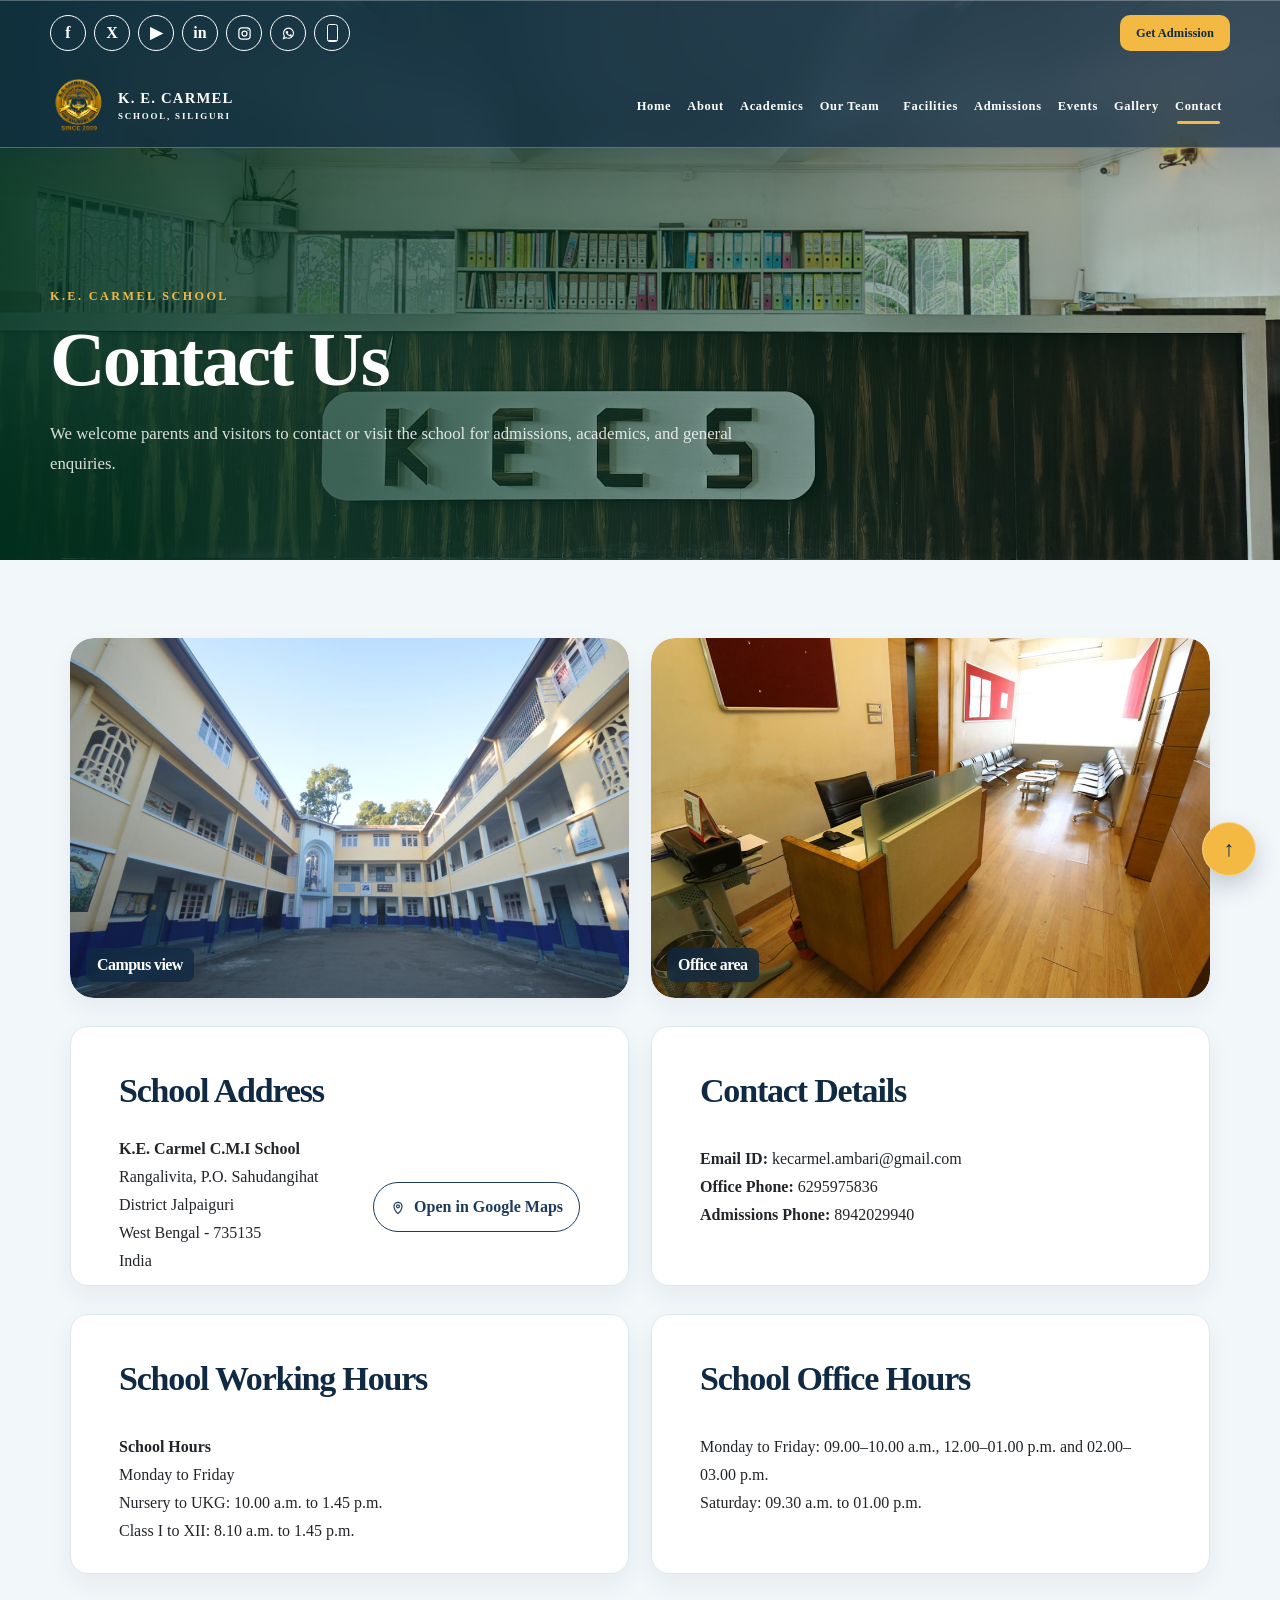
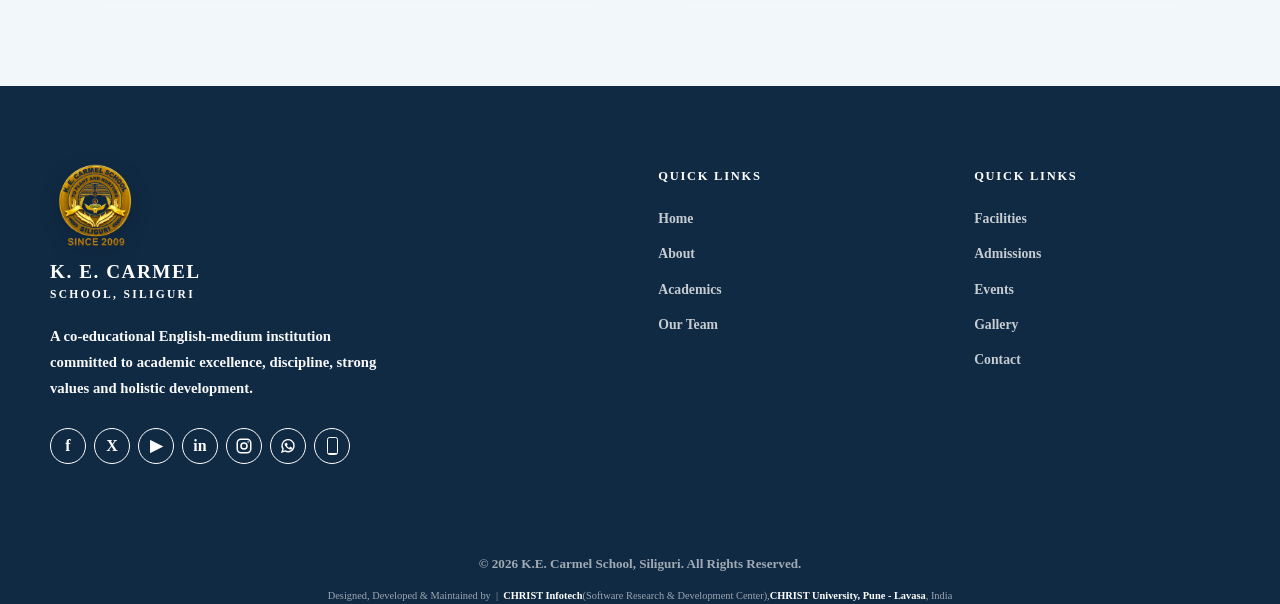
<file: contact.html>
<!doctype html>
<html lang="en">

<head>
  <meta charset="utf-8" />
  <meta name="viewport" content="width=device-width, initial-scale=1" />
  <meta name="description"
    content="Contact K.E. Carmel School, Siliguri - address, phone, email, office hours and enquiry form." />
  <title>Contact - K.E. Carmel School, Siliguri</title>

  <link rel="icon" href="favicon.svg" type="image/svg+xml" />
  <link rel="stylesheet" href="assets/vendor/bootstrap/5.3.3/css/bootstrap.min.css" />
  <link rel="preload" href="assets/css/styles.css" as="style" />
  <link rel="stylesheet" href="assets/css/styles.css" />
</head>

<body class="inner-page is-loading shell-pending">
  <a class="skip-link" href="#main">Skip to content</a>

  <div class="topbar">
    <div class="container topbar__inner d-flex flex-wrap justify-content-between align-items-center gap-2 py-2">
      <div class="topbar__left d-flex flex-wrap align-items-center gap-2">
        <a class="topbar__link" href="tel:+916295975836">+91 62959 75836</a>
        <span class="topbar__sep" aria-hidden="true">•</span>
        <a class="topbar__link" href="mailto:kecarmel.ambari@gmail.com">kecarmel.ambari@gmail.com</a>
      </div>
      <div class="topbar__right">
        <span class="topbar__note">Office: Mon - Sat (school working hours), Sun closed</span>
      </div>
    </div>
  </div>

  <header class="site-header" data-header>
    <div class="container header__inner d-flex align-items-center justify-content-between gap-3 py-3">
      <a class="brand" href="index.html" aria-label="K.E. Carmel School home">
        <span class="brand__mark" aria-hidden="true">KE</span>
        <span class="brand__text">
          <span class="brand__name">K.E. Carmel School</span>
          <span class="brand__sub">Siliguri • West Bengal</span>
        </span>
      </a>

      <button class="nav-toggle" type="button" aria-label="Open menu" aria-expanded="false" aria-controls="site-nav">
        <span class="nav-toggle__bar" aria-hidden="true"></span>
        <span class="nav-toggle__bar" aria-hidden="true"></span>
        <span class="nav-toggle__bar" aria-hidden="true"></span>
      </button>

      <nav id="site-nav" class="site-nav" aria-label="Primary navigation">
        <a class="site-nav__link" href="index.html">Home</a>
        <a class="site-nav__link" href="about.html">About</a>
        <a class="site-nav__link" href="management.html">Our Team</a>
        <a class="site-nav__link" href="academics.html">Academics</a>
        <a class="site-nav__link" href="admissions.html">Admissions</a>
        <a class="site-nav__link" href="facilities.html">Facilities</a>
        <a class="site-nav__link" href="gallery.html">Gallery</a>
        <a class="site-nav__link" href="events.html">Events</a>
        <a class="site-nav__link site-nav__cta" href="contact.html">Contact</a>
      </nav>
    </div>
  </header>

  <main id="main">
    <section class="section section--alt">
      <div class="container">
        <div class="page-hero row g-2 align-items-start">
          <div class="page-hero__content col-12 col-lg-8">
            <p class="eyebrow">K.E. Carmel School</p>
            <h1>Contact Us</h1>
            <p class="lead">
              We welcome parents and visitors to contact or visit the school for admissions, academics, and general
              enquiries.
            </p>
          </div>
          <div class="page-hero__side col-12 col-lg-4" aria-hidden="true">
            <div class="hero-card">
              <div class="hero-card__title">Contact Details</div>
              <ul class="check-list">
                <li>Address: Rangalivita, P.O. Sahudangihat</li>
                <li>Office: 6295975836</li>
                <li>Admissions: 8942029940</li>
                <li>Email: kecarmel.ambari@gmail.com</li>
                <li>Monday to Saturday office hours</li>
              </ul>
            </div>
          </div>
        </div>

        <div class="contact-overview mt-24">
          <div class="gallery contact-gallery contact-visual-panel" aria-label="School contact images">
            <figure class="gallery__item">
              <img src="assets/images/contact/image_1.png" alt="School courtyard and building view" loading="lazy" />
              <figcaption>Campus view</figcaption>
            </figure>
            <figure class="gallery__item">
              <img src="assets/images/contact/image_2.png" alt="School office or reception area" loading="lazy" />
              <figcaption>Office area</figcaption>
            </figure>
          </div>

          <div class="contact-card-grid">
          <div class="card contact-address-panel contact-detail-card">
            <h2 class="h3">School Address</h2>
            <p class="contact-address">
              <strong>K.E. Carmel C.M.I School</strong><br />
              Rangalivita, P.O. Sahudangihat<br />
              District Jalpaiguri<br />
              West Bengal - 735135<br />
              India
            </p>
            <div class="map-card contact-map-action">
              <a class="btn btn--ghost btn--map mt-4" target="_blank" rel="noreferrer"
                href="https://www.google.com/maps/search/?api=1&query=K.E.%20Carmel%20C.M.I%20School%20Rangalivita%20Sahudangihat%20735135"><span
                  class="btn__icon me-2" aria-hidden="true">
                  <svg viewBox="0 0 24 24" fill="none" role="presentation" xmlns="http://www.w3.org/2000/svg">
                    <path d="M12 22s6-5.2 6-11a6 6 0 10-12 0c0 5.8 6 11 6 11z" stroke="currentColor" stroke-width="1.8"
                      stroke-linecap="round" stroke-linejoin="round" />
                    <circle cx="12" cy="11" r="2.2" stroke="currentColor" stroke-width="1.8" />
                  </svg>
                </span>
                Open in Google Maps</a>
            </div>
          </div>

          <div class="card contact-detail-card">
                <h2 class="h3">Contact Details</h2>
                <p><strong>Email ID:</strong> <a
                    href="mailto:kecarmel.ambari@gmail.com">kecarmel.ambari@gmail.com</a><br><strong>Office
                    Phone:</strong> <a href="tel:+916295975836">6295975836</a><br><strong>Admissions Phone:</strong> <a
                    href="tel:+918942029940">8942029940</a></p>
          </div>
          </div>

          <div class="contact-card-grid contact-hours-cards">
            <div class="card contact-detail-card">
              <h2 class="h3">School Working Hours</h2>
              <p><strong>School Hours</strong><br>Monday to Friday<br>Nursery to UKG: 10.00 a.m. to 1.45 p.m.<br>Class I to XII: 8.10 a.m. to 1.45 p.m.</p>
            </div>
            <div class="card contact-detail-card">
              <h2 class="h3">School Office Hours</h2>
              <p>Monday to Friday: 09.00–10.00 a.m., 12.00–01.00 p.m. and 02.00–03.00 p.m.<br>Saturday: 09.30 a.m. to
                01.00 p.m.</p>
            </div>
          </div>
        </div>

        <!-- Start a conversation section retained for later use.
        <div class="contact-enquiry-wrap mt-24">
          <div class="contact-enquiry-workspace">
            <div class="enquiry-intro"><span>Start a conversation</span>
              <h2>How can we help?</h2>
              <p>Share your details and enquiry below.</p>
              <div class="enquiry-intro__contact"><a href="tel:+916295975836">+91 62959 75836</a><a
                  href="mailto:kecarmel.ambari@gmail.com">kecarmel.ambari@gmail.com</a></div>
            </div>
            <form class="form enquiry-form-grid" onsubmit="return false;">
              <label class="field">
                <span class="field__label form-label">Name</span>
                <input class="form-control" name="name" type="text" autocomplete="name" required />
              </label>
              <label class="field">
                <span class="field__label form-label">Phone Number</span>
                <input class="form-control" name="phone" type="tel" autocomplete="tel" required />
              </label>
              <label class="field">
                <span class="field__label form-label">Email</span>
                <input class="form-control" name="email" type="email" autocomplete="email" required />
              </label>
              <label class="field">
                <span class="field__label form-label">Message</span>
                <textarea class="form-control" name="message" rows="5" required></textarea>
              </label>
              <div class="form__actions">
                <button class="btn btn--primary" type="button">Send Enquiry</button>
              </div>
            </form>
          </div>
        </div>
        -->

      </div>
    </section>
  </main>

  <footer class="site-footer">
    <div
      class="container footer__inner d-flex flex-column flex-lg-row align-items-lg-center justify-content-between gap-3">
      <div class="footer__left">
        <div class="footer__brand">K.E. Carmel School, Siliguri</div>
        <div class="footer__small">© <span data-year></span> K.E. Carmel School. All rights reserved.</div>
      </div>
      <div class="footer__right">
        <a href="about.html">About</a>
        <a href="management.html">Our Team</a>
        <a href="academics.html">Academics</a>
        <a href="admissions.html">Admissions</a>
        <a href="events.html">Events</a>
        <a href="announcements.html">Announcements</a>
        <a href="contact.html">Contact</a>
      </div>
    </div>
    <hr class="footer__divider" />
    <div class="footer__credit container">
      Designed, Developed &amp; Maintained by &nbsp;|&nbsp; <a href="https://christinfotech.org/" target="_blank"
        rel="noreferrer">CHRIST Infotech</a> (Software Research &amp; Development Center), <a
        href="https://lavasa.christuniversity.in/" target="_blank" rel="noreferrer">CHRIST University, Pune -
        Lavasa</a>, India
    </div>
  </footer>

  <script defer src="assets/vendor/bootstrap/5.3.3/js/bootstrap.bundle.min.js"></script>
  <script defer src="assets/js/main.js"></script>
</body>

</html>
</file>
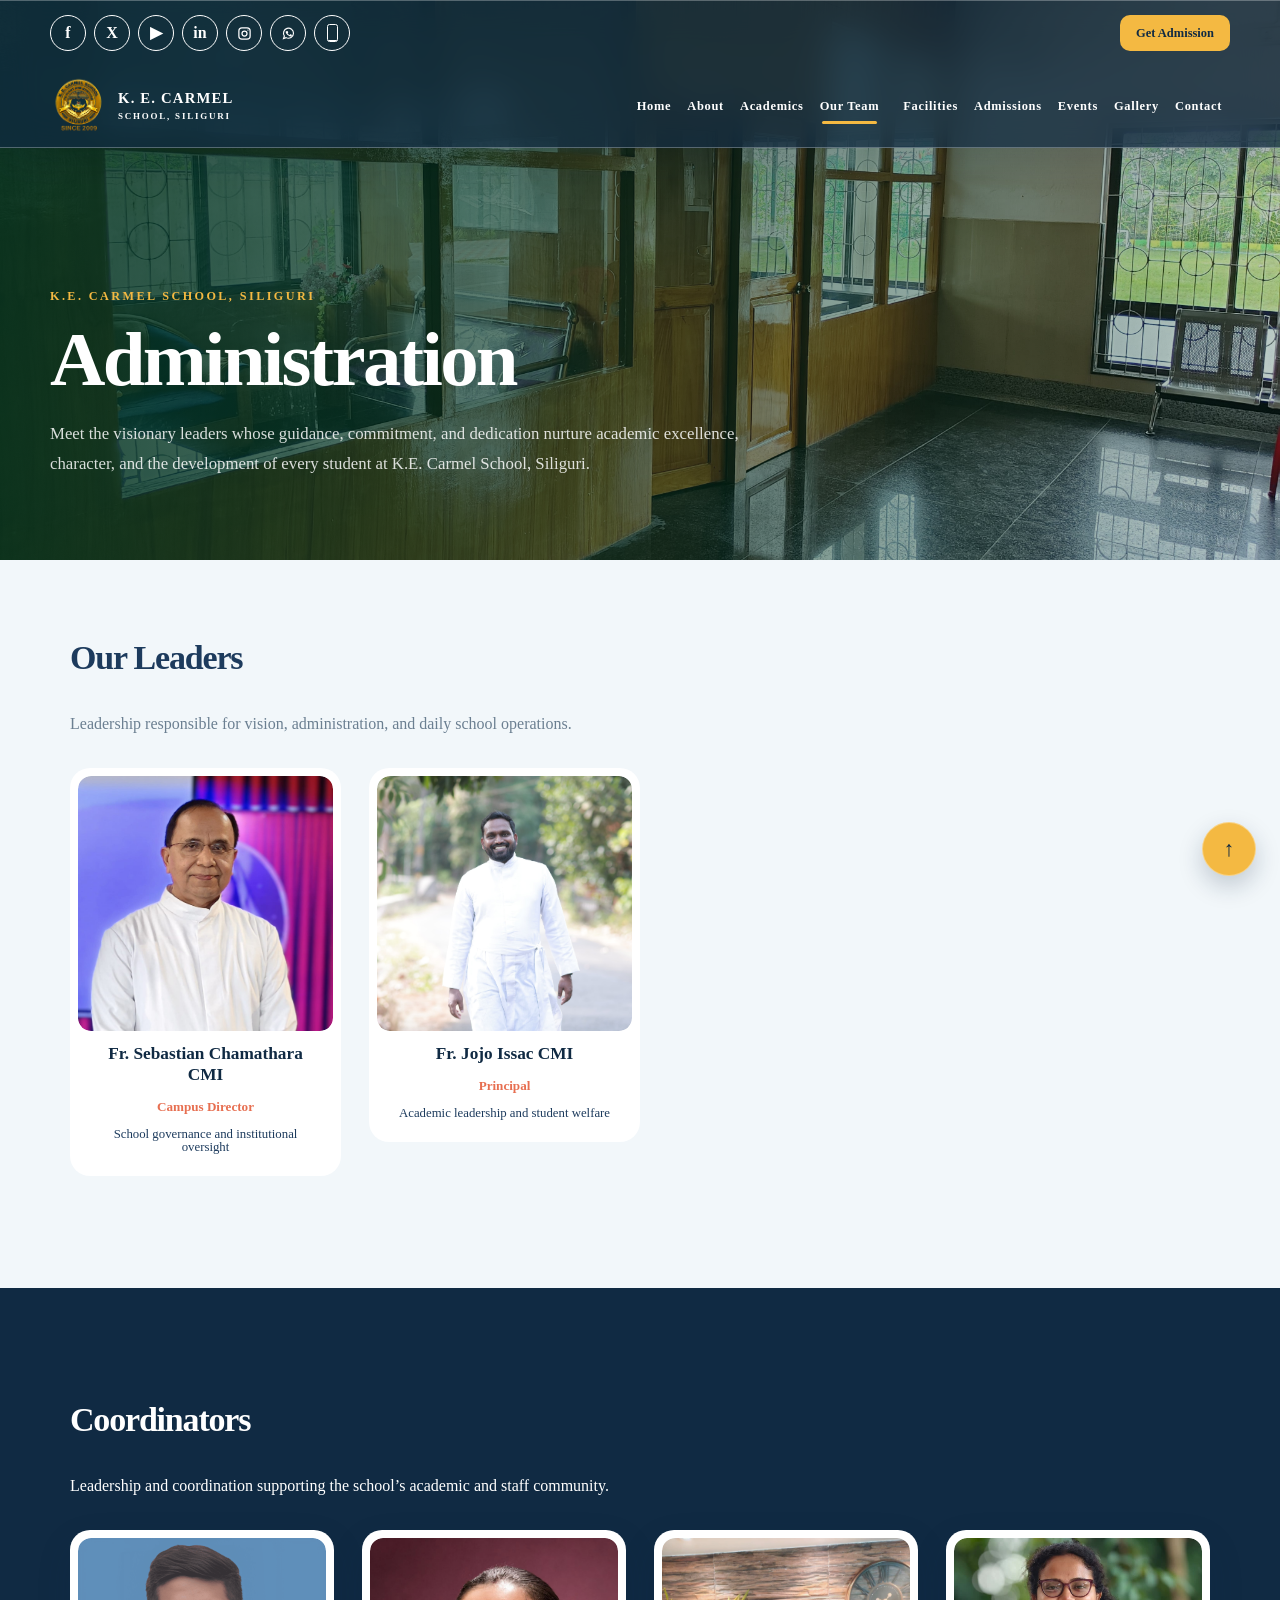
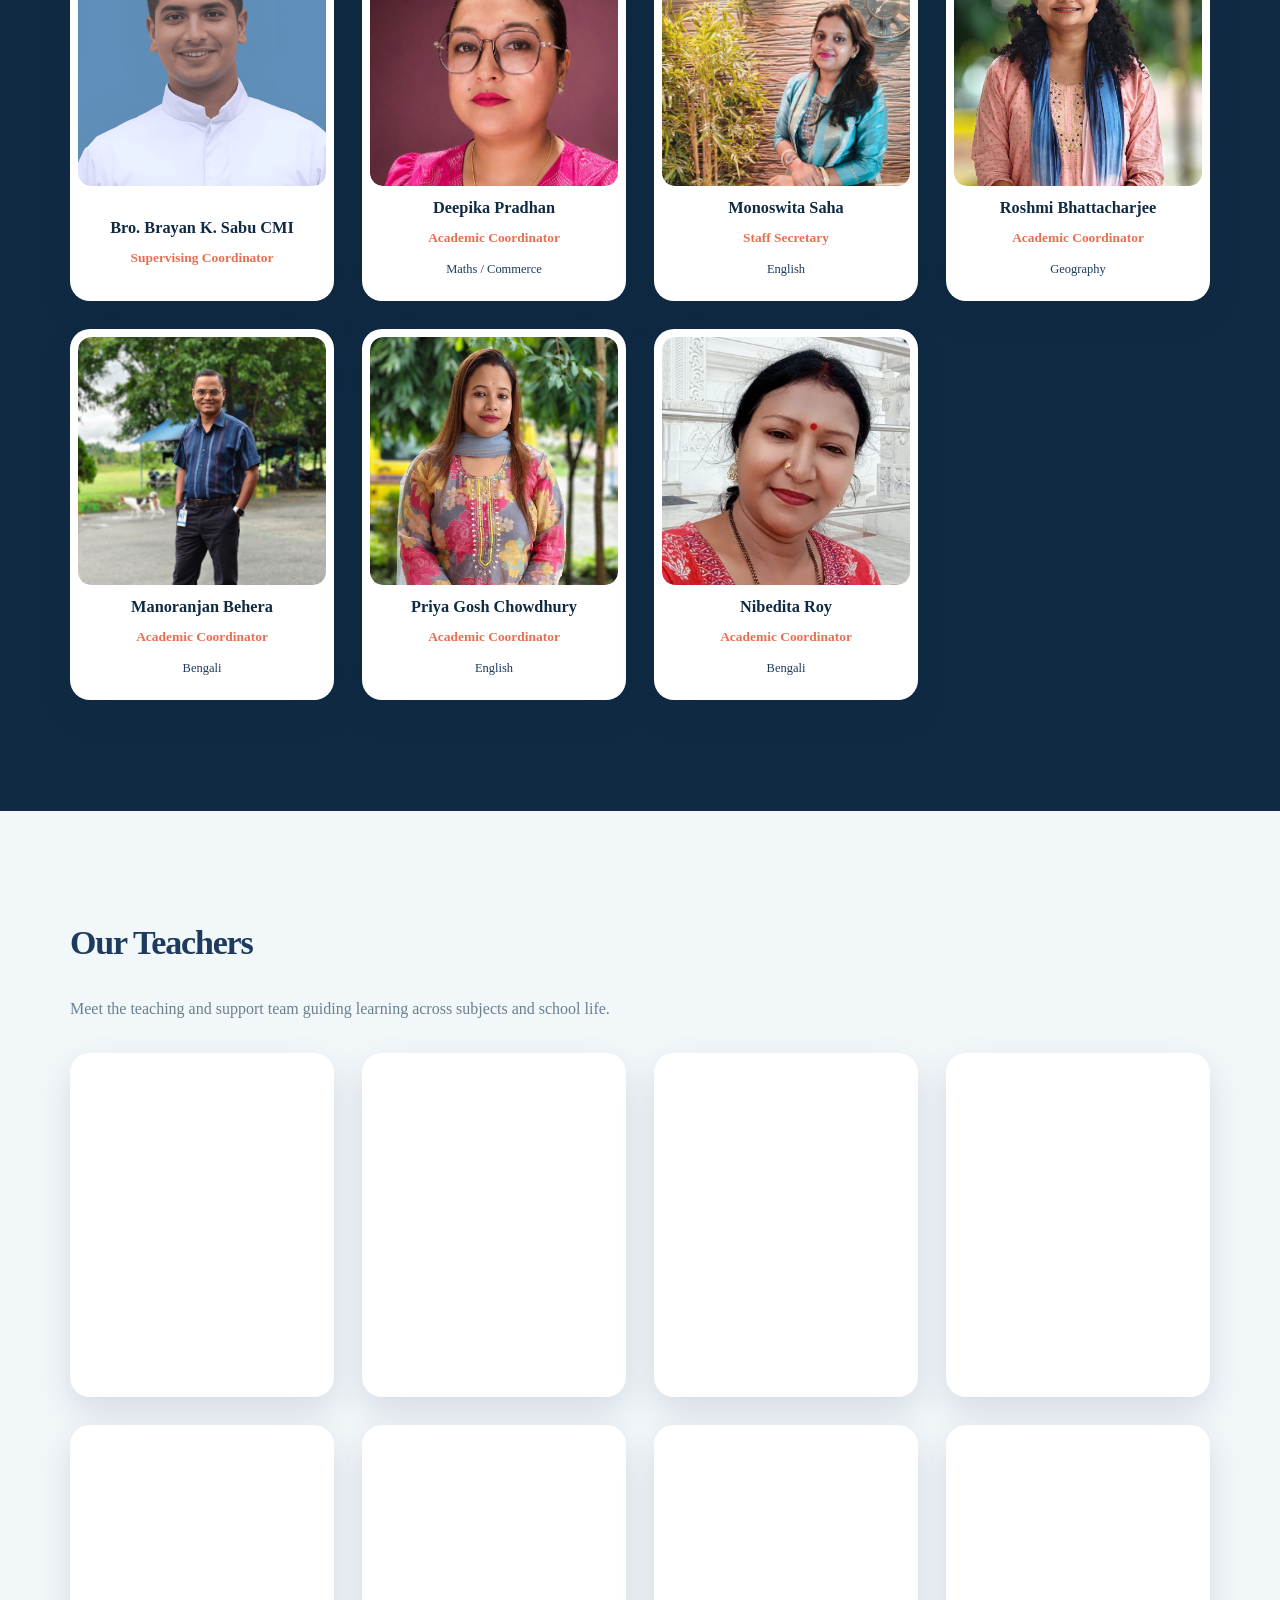
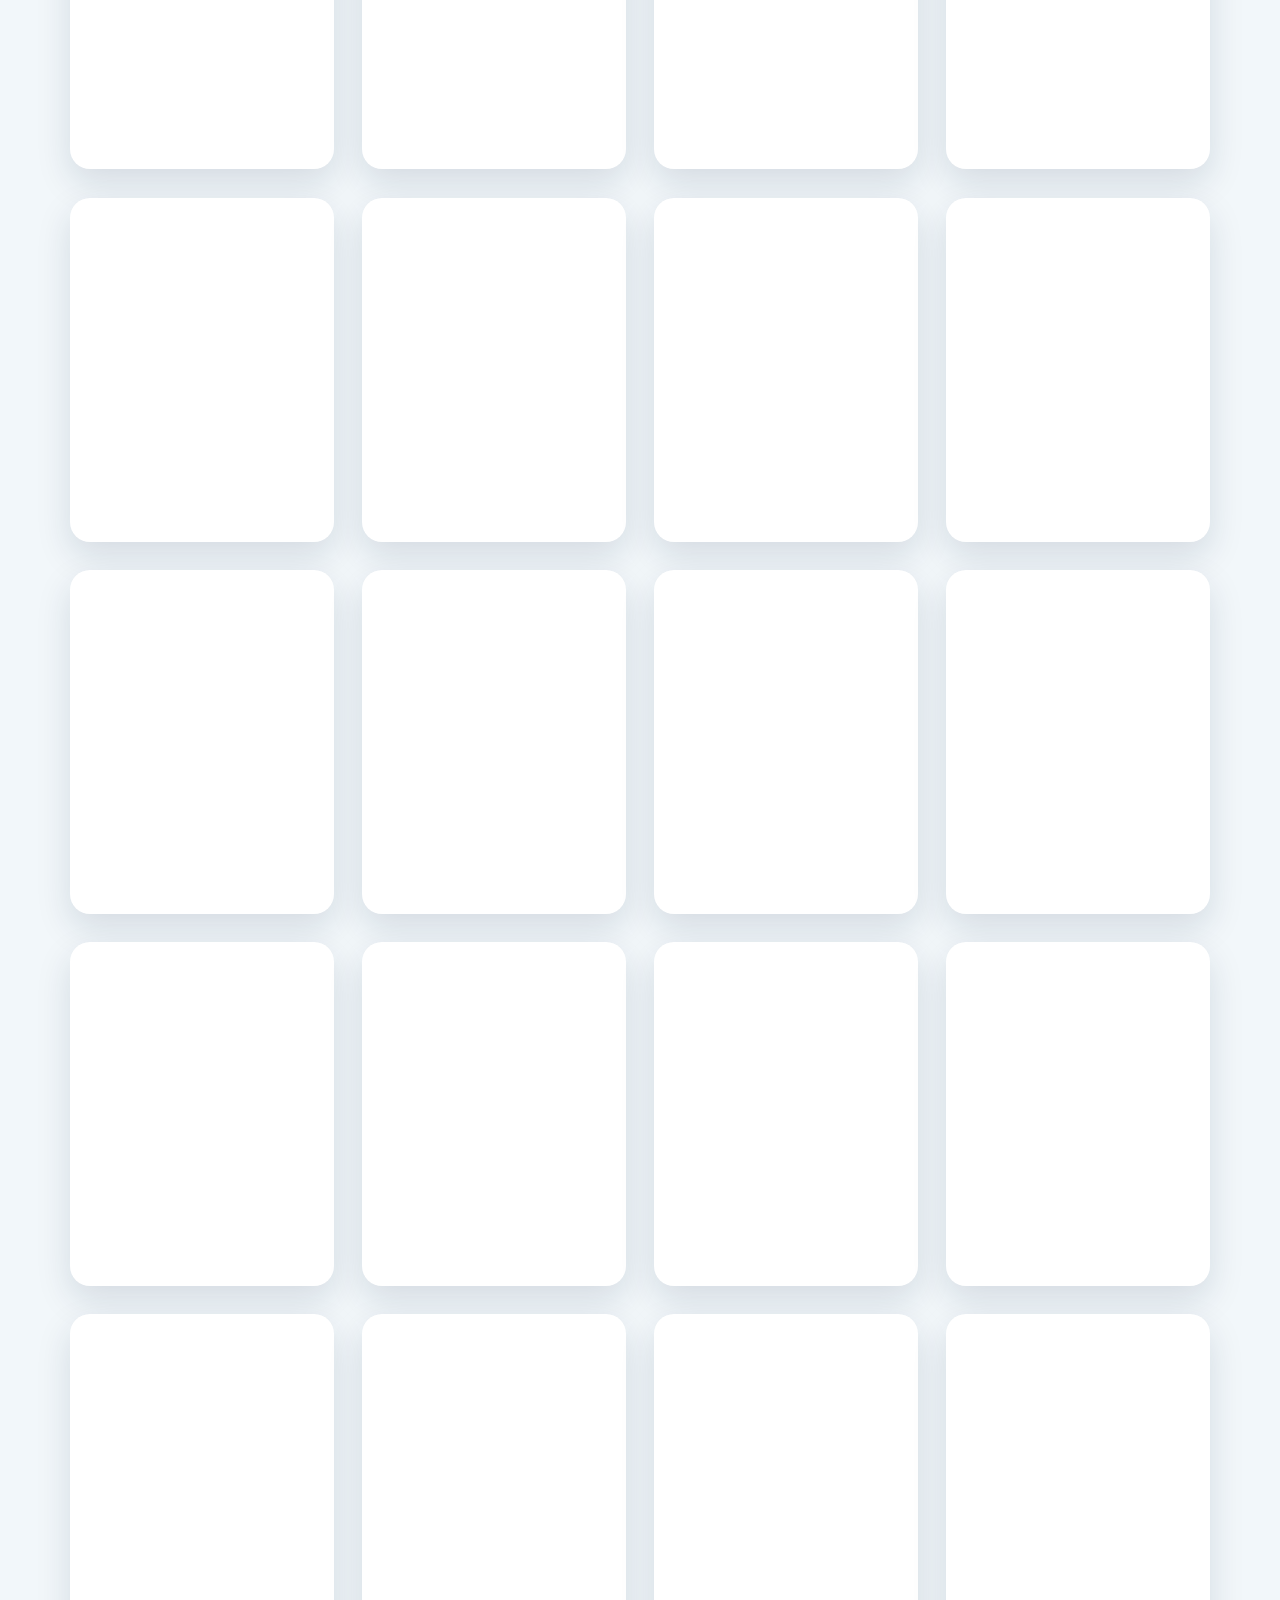
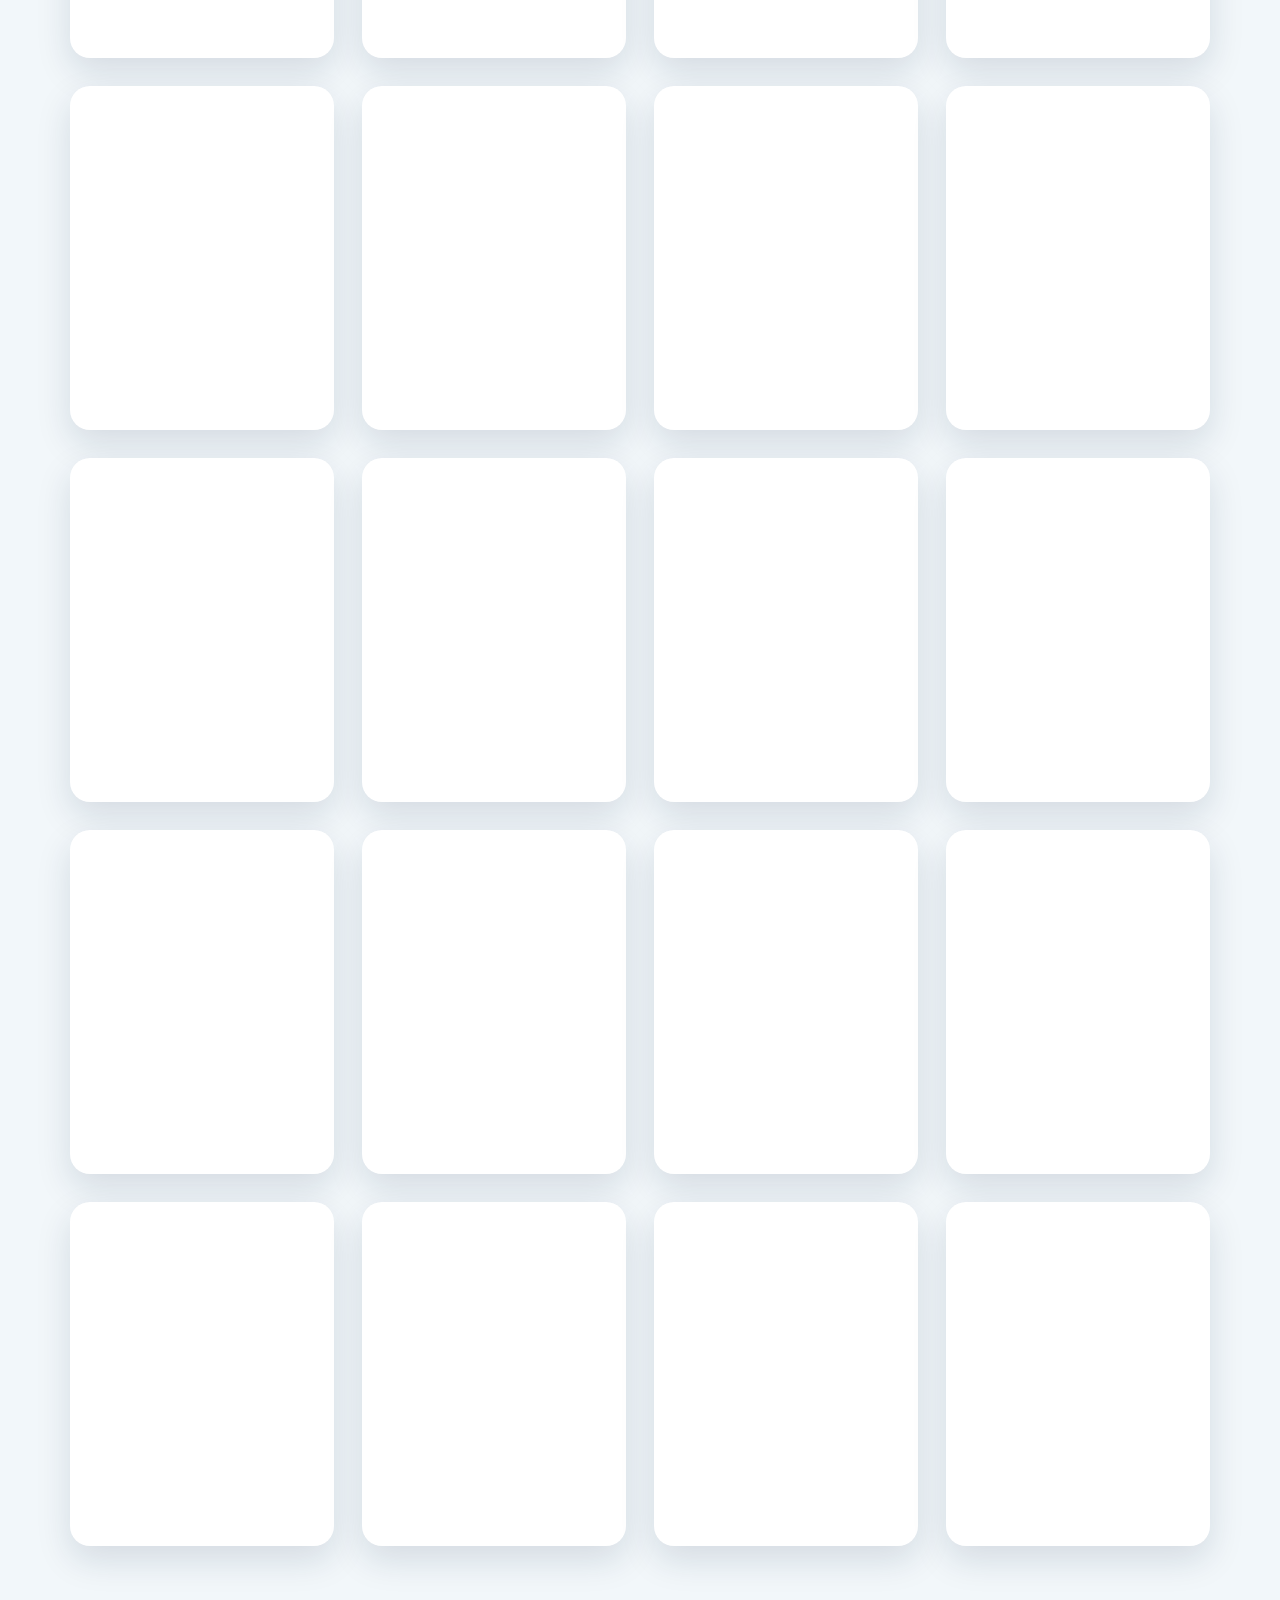
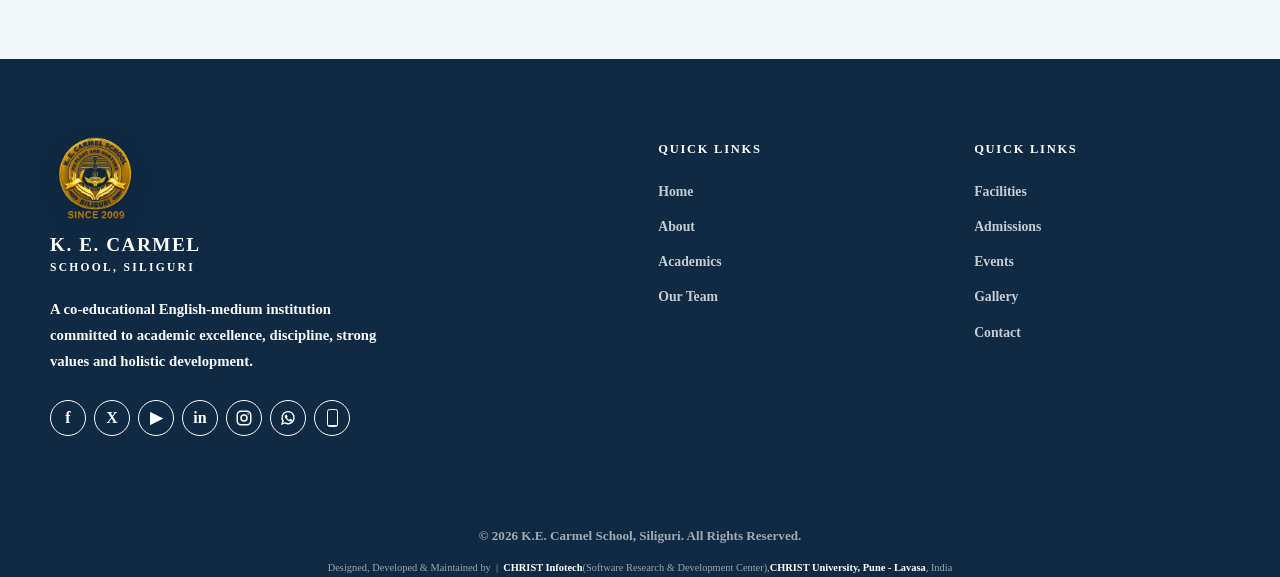
<file: management.html>
<!doctype html>
<html lang="en">

<head>
  <meta charset="utf-8" />
  <meta name="viewport" content="width=device-width, initial-scale=1" />
  <meta name="description"
    content="Our Team at K.E. Carmel School, Siliguri - leadership, coordinators and teaching staff directory." />
  <title>Our Team - K.E. Carmel School, Siliguri</title>

  <link rel="icon" href="favicon.svg" type="image/svg+xml" />
  <link rel="stylesheet" href="assets/vendor/bootstrap/5.3.3/css/bootstrap.min.css" />
  <link rel="preload" href="assets/css/styles.css" as="style" />
  <link rel="stylesheet" href="assets/css/styles.css" />
</head>

<body class="inner-page is-loading shell-pending">
  <a class="skip-link" href="#main">Skip to content</a>

  <div class="topbar">
    <div class="container topbar__inner d-flex flex-wrap justify-content-between align-items-center gap-2 py-2">
      <div class="topbar__left d-flex flex-wrap align-items-center gap-2">
        <a class="topbar__link" href="tel:+916295975836">+91 62959 75836</a>
        <span class="topbar__sep" aria-hidden="true">•</span>
        <a class="topbar__link" href="mailto:kecarmel.ambari@gmail.com">kecarmel.ambari@gmail.com</a>
      </div>
      <div class="topbar__right">
        <span class="topbar__note">Office: Mon - Sat (school working hours), Sun closed</span>
      </div>
    </div>
  </div>

  <header class="site-header" data-header>
    <div class="container header__inner d-flex align-items-center justify-content-between gap-3 py-3">
      <a class="brand" href="index.html" aria-label="K.E. Carmel School home">
        <span class="brand__mark" aria-hidden="true">KE</span>
        <span class="brand__text">
          <span class="brand__name">K.E. Carmel School</span>
          <span class="brand__sub">Siliguri • West Bengal</span>
        </span>
      </a>

      <button class="nav-toggle" type="button" aria-label="Open menu" aria-expanded="false" aria-controls="site-nav">
        <span class="nav-toggle__bar" aria-hidden="true"></span>
        <span class="nav-toggle__bar" aria-hidden="true"></span>
        <span class="nav-toggle__bar" aria-hidden="true"></span>
      </button>

      <nav id="site-nav" class="site-nav" aria-label="Primary navigation">
        <a class="site-nav__link" href="index.html">Home</a>
        <a class="site-nav__link" href="about.html">About</a>
        <a class="site-nav__link" href="management.html">Our Team</a>
        <a class="site-nav__link" href="academics.html">Academics</a>
        <a class="site-nav__link" href="admissions.html">Admissions</a>
        <a class="site-nav__link" href="facilities.html">Facilities</a>
        <a class="site-nav__link" href="gallery.html">Gallery</a>
        <a class="site-nav__link" href="events.html">Events</a>
        <a class="site-nav__link site-nav__cta" href="contact.html">Contact</a>
      </nav>
    </div>
  </header>

  <main id="main">
    <section class="section">
      <div class="container">
        <div class="page-hero row g-2 align-items-start">
          <div class="page-hero__content col-12 col-lg-8">
            <p class="eyebrow">K.E. Carmel School, Siliguri</p>
            <!-- <h1>Management, Staff & Key Staff</h1> -->
            <h1>Administration</h1>
            <p class="lead">
              Meet the visionary leaders whose guidance, commitment, and dedication nurture academic excellence,
              character, and the development of every student at K.E. Carmel School, Siliguri.
            </p>
            
          </div>
          <div class="page-hero__side col-12 col-lg-4" aria-hidden="true">
            <div class="hero-card">
              <div class="hero-card__title">Directory Snapshot</div>
              <ul class="check-list">
                <li>Management and administration</li>
                <li>Key staff and academic support</li>
                <li>Teaching staff and subject leads</li>
                <li>Photo-led profiles for easy scanning</li>
              </ul>
            </div>
          </div>
        </div>

        <section class="management-band management-band--mist">
          <div class="section__head">
            <h2>Our Leaders</h2>
            <p class="section__sub">Leadership responsible for vision, administration, and daily school operations.</p>
          </div>
          <div class="people-grid management-leadership-grid row row-cols-1 row-cols-md-2 g-3">
            <div class="col">
              <article class="card person-card h-100">
                <div class="person-card__photo card-img-top">
                  <img src="assets/images/KECS/Administration/Campus Director/Fr. Sebastian Chamathara.jpeg"
                    alt="Fr. Sebastian Chamathara CMI, Campus Director" loading="lazy" />
                </div>
                <div class="person-card__body card-body">
                  <div class="person-card__name">Fr. Sebastian Chamathara CMI</div>
                  <div class="person-card__role">Campus Director</div>
                  <div class="person-card__dept">School governance and institutional oversight</div>
                </div>
              </article>
            </div>

            <div class="col">
              <article class="card person-card h-100">
                <div class="person-card__photo card-img-top">
                  <img src="assets/images/KECS/Administration/Principal/Fr. Jojo Manaliparampil.jpeg"
                    alt="Fr. Jojo Issac CMI, Principal" loading="lazy" />
                </div>
                <div class="person-card__body card-body">
                  <div class="person-card__name">Fr. Jojo Issac CMI</div>
                  <div class="person-card__role">Principal</div>
                  <div class="person-card__dept">Academic leadership and student welfare</div>
                </div>
              </article>
            </div>
          </div>
        </section>

        <section class="management-band management-band--ink team-directory-section">
          <div class="section__head">
            <h2>Coordinators</h2>
            <p class="section__sub">Leadership and coordination supporting the school’s academic and staff community.</p>
          </div>
          <div class="people-grid team-directory-grid row row-cols-1 row-cols-sm-2 row-cols-lg-3 row-cols-xl-4 g-3">
            <div class="col"><article class="card person-card team-directory-card h-100"><div class="person-card__photo team-placeholder" aria-hidden="true"></div><div class="person-card__body card-body"><div class="person-card__name">Bro. Brayan K. Sabu CMI</div><div class="person-card__role">Supervising Coordinator</div></div></article></div>
            <div class="col"><article class="card person-card team-directory-card h-100"><div class="person-card__photo team-placeholder" aria-hidden="true"></div><div class="person-card__body card-body"><div class="person-card__name">Deepika Pradhan</div><div class="person-card__role">Academic Coordinator</div><div class="person-card__dept">Maths / Commerce</div></div></article></div>
            <div class="col"><article class="card person-card team-directory-card h-100"><div class="person-card__photo team-placeholder" aria-hidden="true"></div><div class="person-card__body card-body"><div class="person-card__name">Monoswita Saha</div><div class="person-card__role">Staff Secretary</div><div class="person-card__dept">English</div></div></article></div>
            <div class="col"><article class="card person-card team-directory-card h-100"><div class="person-card__photo team-placeholder" aria-hidden="true"></div><div class="person-card__body card-body"><div class="person-card__name">Roshmi Bhattacharjee</div><div class="person-card__role">Academic Coordinator</div><div class="person-card__dept">Geography</div></div></article></div>
            <div class="col"><article class="card person-card team-directory-card h-100"><div class="person-card__photo team-placeholder" aria-hidden="true"></div><div class="person-card__body card-body"><div class="person-card__name">Manoranjan Behera</div><div class="person-card__role">Academic Coordinator</div><div class="person-card__dept">Bengali</div></div></article></div>
            <div class="col"><article class="card person-card team-directory-card h-100"><div class="person-card__photo team-placeholder" aria-hidden="true"></div><div class="person-card__body card-body"><div class="person-card__name">Priya Gosh Chowdhury</div><div class="person-card__role">Academic Coordinator</div><div class="person-card__dept">English</div></div></article></div>
            <div class="col"><article class="card person-card team-directory-card h-100"><div class="person-card__photo team-placeholder" aria-hidden="true"></div><div class="person-card__body card-body"><div class="person-card__name">Nibedita Roy</div><div class="person-card__role">Academic Coordinator</div><div class="person-card__dept">Bengali</div></div></article></div>
          </div>
        </section>

        <section class="management-band management-band--mist team-directory-section team-teachers-section">
          <div class="section__head">
            <h2>Our Teachers</h2>
            <p class="section__sub">Meet the teaching and support team guiding learning across subjects and school life.</p>
          </div>
          <div class="people-grid team-directory-grid row row-cols-1 row-cols-sm-2 row-cols-lg-3 row-cols-xl-4 g-3">
            <div class="col"><article class="card person-card team-directory-card h-100"><div class="person-card__photo team-placeholder" aria-hidden="true"></div><div class="person-card__body card-body"><div class="person-card__name">Anchal Sah</div><div class="person-card__role">Maths</div></div></article></div>
            <div class="col"><article class="card person-card team-directory-card h-100"><div class="person-card__photo team-placeholder" aria-hidden="true"></div><div class="person-card__body card-body"><div class="person-card__name">Anakha Nair</div><div class="person-card__role">Biology & Chemistry</div></div></article></div>
            <div class="col"><article class="card person-card team-directory-card h-100"><div class="person-card__photo team-placeholder" aria-hidden="true"></div><div class="person-card__body card-body"><div class="person-card__name">Ankita Karmakar</div><div class="person-card__role">Maths</div></div></article></div>
            <div class="col"><article class="card person-card team-directory-card h-100"><div class="person-card__photo team-placeholder" aria-hidden="true"></div><div class="person-card__body card-body"><div class="person-card__name">Anubhab Ghosh</div><div class="person-card__role">Computer</div></div></article></div>
            <div class="col"><article class="card person-card team-directory-card h-100"><div class="person-card__photo team-placeholder" aria-hidden="true"></div><div class="person-card__body card-body"><div class="person-card__name">Anuradha Prasad</div><div class="person-card__role">Hindi</div></div></article></div>
            <div class="col"><article class="card person-card team-directory-card h-100"><div class="person-card__photo team-placeholder" aria-hidden="true"></div><div class="person-card__body card-body"><div class="person-card__name">Ashabari Choudhari</div><div class="person-card__role">English</div></div></article></div>
            <div class="col"><article class="card person-card team-directory-card h-100"><div class="person-card__photo team-placeholder" aria-hidden="true"></div><div class="person-card__body card-body"><div class="person-card__name">Asha Agarwal</div><div class="person-card__role">Hindi</div></div></article></div>
            <div class="col"><article class="card person-card team-directory-card h-100"><div class="person-card__photo team-placeholder" aria-hidden="true"></div><div class="person-card__body card-body"><div class="person-card__name">Avijith Chatterjee</div><div class="person-card__role">English & Economics</div></div></article></div>
            <div class="col"><article class="card person-card team-directory-card h-100"><div class="person-card__photo team-placeholder" aria-hidden="true"></div><div class="person-card__body card-body"><div class="person-card__name">Barun Bapari</div><div class="person-card__role">Office Staff</div></div></article></div>
            <div class="col"><article class="card person-card team-directory-card h-100"><div class="person-card__photo team-placeholder" aria-hidden="true"></div><div class="person-card__body card-body"><div class="person-card__name">Bernali Sarkar</div><div class="person-card__role">Bengali</div></div></article></div>
            <div class="col"><article class="card person-card team-directory-card h-100"><div class="person-card__photo team-placeholder" aria-hidden="true"></div><div class="person-card__body card-body"><div class="person-card__name">Bony Bita Murmu</div><div class="person-card__role">Computer</div></div></article></div>
            <div class="col"><article class="card person-card team-directory-card h-100"><div class="person-card__photo team-placeholder" aria-hidden="true"></div><div class="person-card__body card-body"><div class="person-card__name">Deepshika Ghosh</div><div class="person-card__role">History & Civics</div></div></article></div>
            <div class="col"><article class="card person-card team-directory-card h-100"><div class="person-card__photo team-placeholder" aria-hidden="true"></div><div class="person-card__body card-body"><div class="person-card__name">Dilip Roy</div><div class="person-card__role">Chemistry</div></div></article></div>
            <div class="col"><article class="card person-card team-directory-card h-100"><div class="person-card__photo team-placeholder" aria-hidden="true"></div><div class="person-card__body card-body"><div class="person-card__name">Dipali Roy</div><div class="person-card__role">English</div></div></article></div>
            <div class="col"><article class="card person-card team-directory-card h-100"><div class="person-card__photo team-placeholder" aria-hidden="true"></div><div class="person-card__body card-body"><div class="person-card__name">Divya Bhattacharjee</div><div class="person-card__role">Maths & Business Studies</div></div></article></div>
            <div class="col"><article class="card person-card team-directory-card h-100"><div class="person-card__photo team-placeholder" aria-hidden="true"></div><div class="person-card__body card-body"><div class="person-card__name">Ditsa Hore</div><div class="person-card__role">English</div></div></article></div>
            <div class="col"><article class="card person-card team-directory-card h-100"><div class="person-card__photo team-placeholder" aria-hidden="true"></div><div class="person-card__body card-body"><div class="person-card__name">Girbani Kundu</div><div class="person-card__role">Biology</div></div></article></div>
            <div class="col"><article class="card person-card team-directory-card h-100"><div class="person-card__photo team-placeholder" aria-hidden="true"></div><div class="person-card__body card-body"><div class="person-card__name">Ipsita Gosh Singha</div><div class="person-card__role">Biology</div></div></article></div>
            <div class="col"><article class="card person-card team-directory-card h-100"><div class="person-card__photo team-placeholder" aria-hidden="true"></div><div class="person-card__body card-body"><div class="person-card__name">Jagannath Bhattacharjee</div><div class="person-card__role">Computer</div></div></article></div>
            <div class="col"><article class="card person-card team-directory-card h-100"><div class="person-card__photo team-placeholder" aria-hidden="true"></div><div class="person-card__body card-body"><div class="person-card__name">Jayeetashree Das</div><div class="person-card__role">Maths</div></div></article></div>
            <div class="col"><article class="card person-card team-directory-card h-100"><div class="person-card__photo team-placeholder" aria-hidden="true"></div><div class="person-card__body card-body"><div class="person-card__name">Jhimli Bhattacharjee</div><div class="person-card__role">Biology</div></div></article></div>
            <div class="col"><article class="card person-card team-directory-card h-100"><div class="person-card__photo team-placeholder" aria-hidden="true"></div><div class="person-card__body card-body"><div class="person-card__name">Jiban Kumar Roy</div><div class="person-card__role">PT</div></div></article></div>
            <div class="col"><article class="card person-card team-directory-card h-100"><div class="person-card__photo team-placeholder" aria-hidden="true"></div><div class="person-card__body card-body"><div class="person-card__name">Joachim Aind</div><div class="person-card__role">Library</div></div></article></div>
            <div class="col"><article class="card person-card team-directory-card h-100"><div class="person-card__photo team-placeholder" aria-hidden="true"></div><div class="person-card__body card-body"><div class="person-card__name">Joseph Varghese</div><div class="person-card__role">Office Staff</div></div></article></div>
            <div class="col"><article class="card person-card team-directory-card h-100"><div class="person-card__photo team-placeholder" aria-hidden="true"></div><div class="person-card__body card-body"><div class="person-card__name">Kishore Sarkar</div><div class="person-card__role">Office Staff</div></div></article></div>
            <div class="col"><article class="card person-card team-directory-card h-100"><div class="person-card__photo team-placeholder" aria-hidden="true"></div><div class="person-card__body card-body"><div class="person-card__name">Koyel Modak</div><div class="person-card__role">History & Civics</div></div></article></div>
            <div class="col"><article class="card person-card team-directory-card h-100"><div class="person-card__photo team-placeholder" aria-hidden="true"></div><div class="person-card__body card-body"><div class="person-card__name">Mohita Chakraborty</div><div class="person-card__role">Bengali</div></div></article></div>
            <div class="col"><article class="card person-card team-directory-card h-100"><div class="person-card__photo team-placeholder" aria-hidden="true"></div><div class="person-card__body card-body"><div class="person-card__name">Pampa B. Majumdar</div><div class="person-card__role">English</div></div></article></div>
            <div class="col"><article class="card person-card team-directory-card h-100"><div class="person-card__photo team-placeholder" aria-hidden="true"></div><div class="person-card__body card-body"><div class="person-card__name">Pritha Saha</div><div class="person-card__role">English</div></div></article></div>
            <div class="col"><article class="card person-card team-directory-card h-100"><div class="person-card__photo team-placeholder" aria-hidden="true"></div><div class="person-card__body card-body"><div class="person-card__name">Priyanka Majumdar</div><div class="person-card__role">Biology</div></div></article></div>
            <div class="col"><article class="card person-card team-directory-card h-100"><div class="person-card__photo team-placeholder" aria-hidden="true"></div><div class="person-card__body card-body"><div class="person-card__name">Puja Das</div><div class="person-card__role">Maths & Accountancy</div></div></article></div>
            <div class="col"><article class="card person-card team-directory-card h-100"><div class="person-card__photo team-placeholder" aria-hidden="true"></div><div class="person-card__body card-body"><div class="person-card__name">Ranjana Jha</div><div class="person-card__role">Computer</div></div></article></div>
            <div class="col"><article class="card person-card team-directory-card h-100"><div class="person-card__photo team-placeholder" aria-hidden="true"></div><div class="person-card__body card-body"><div class="person-card__name">Rounak Kr. Majumder</div><div class="person-card__role">Physics & Maths</div></div></article></div>
            <div class="col"><article class="card person-card team-directory-card h-100"><div class="person-card__photo team-placeholder" aria-hidden="true"></div><div class="person-card__body card-body"><div class="person-card__name">Sanju Prabha Barwa</div><div class="person-card__role">Hindi</div></div></article></div>
            <div class="col"><article class="card person-card team-directory-card h-100"><div class="person-card__photo team-placeholder" aria-hidden="true"></div><div class="person-card__body card-body"><div class="person-card__name">Sheetal Sarda Bhattacharjee</div><div class="person-card__role">English</div></div></article></div>
            <div class="col"><article class="card person-card team-directory-card h-100"><div class="person-card__photo team-placeholder" aria-hidden="true"></div><div class="person-card__body card-body"><div class="person-card__name">Sonia Majumder</div><div class="person-card__role">English</div></div></article></div>
            <div class="col"><article class="card person-card team-directory-card h-100"><div class="person-card__photo team-placeholder" aria-hidden="true"></div><div class="person-card__body card-body"><div class="person-card__name">Subodh Roy</div><div class="person-card__role">Physics & Maths</div></div></article></div>
            <div class="col"><article class="card person-card team-directory-card h-100"><div class="person-card__photo team-placeholder" aria-hidden="true"></div><div class="person-card__body card-body"><div class="person-card__name">Sucharita Chakraborty</div><div class="person-card__role">English</div></div></article></div>
            <div class="col"><article class="card person-card team-directory-card h-100"><div class="person-card__photo team-placeholder" aria-hidden="true"></div><div class="person-card__body card-body"><div class="person-card__name">Swaraj Bhattacharjee</div><div class="person-card__role">Social Studies & Geography</div></div></article></div>
            <div class="col"><article class="card person-card team-directory-card h-100"><div class="person-card__photo team-placeholder" aria-hidden="true"></div><div class="person-card__body card-body"><div class="person-card__name">Swarnashloke Chakraborty</div><div class="person-card__role">English</div></div></article></div>
          </div>
        </section>
      </div>
    </section>
  </main>

  <footer class="site-footer">
    <div
      class="container footer__inner d-flex flex-column flex-lg-row align-items-lg-center justify-content-between gap-3">
      <div class="footer__left">
        <div class="footer__brand">K.E. Carmel School, Siliguri</div>
        <div class="footer__small">© <span data-year></span> K.E. Carmel School. All rights reserved.</div>
      </div>
      <div class="footer__right">
        <a href="about.html">About</a>
        <a href="management.html">Our Team</a>
        <a href="academics.html">Academics</a>
        <a href="admissions.html">Admissions</a>
        <a href="events.html">Events</a>
        <a href="announcements.html">Announcements</a>
        <a href="contact.html">Contact</a>
      </div>
    </div>
    <hr class="footer__divider" />
    <div class="footer__credit container">
      Designed, Developed &amp; Maintained by &nbsp;|&nbsp; <a href="https://christinfotech.org/" target="_blank"
        rel="noreferrer">CHRIST Infotech</a> (Software Research &amp; Development Center), <a
        href="https://lavasa.christuniversity.in/" target="_blank" rel="noreferrer">CHRIST University, Pune -
        Lavasa</a>, India
    </div>
  </footer>

  <script defer src="assets/vendor/bootstrap/5.3.3/js/bootstrap.bundle.min.js"></script>
  <script defer src="assets/js/main.js"></script>
</body>

</html>
</file>
<file: assets/css/styles.css>
:root {
  --bg: #f4f7fb;
  --bg-2: #eef3f9;
  --surface: #ffffff;
  --surface-2: rgba(255, 255, 255, 0.86);
  --card: #ffffff;
  --text: rgba(9, 17, 30, 0.94);
  --muted: rgba(9, 17, 30, 0.68);
  --border: rgba(9, 17, 30, 0.12);
  --border-2: rgba(9, 17, 30, 0.08);
  --brand: #80131a;
  --brand-2: #9e202c;
  --shadow: 0 18px 44px rgba(9, 17, 30, 0.10);
  --shadow-2: 0 24px 60px rgba(9, 17, 30, 0.14);
  --radius: 20px;
  --ring: 0 0 0 3px rgba(128, 19, 26, 0.18);
}

* {
  box-sizing: border-box;
}

html {
  scroll-behavior: smooth;
}

body {
  margin: 0;
  font-family: ui-sans-serif, system-ui, -apple-system, "Segoe UI", Roboto, Arial, "Noto Sans", "Liberation Sans", sans-serif;
  color: var(--text);
  background-color: #ffffff;
  line-height: 1.62;
}

a {
  color: inherit;
  text-decoration: none;
}

a:hover {
  text-decoration: underline;
}

img {
  max-width: 100%;
  height: auto;
  display: block;
}

.container {
  width: min(1180px, calc(100% - 1.6rem));
  margin-inline: auto;
  padding-inline: 0.75rem;
}

.section .row {
  --bs-gutter-x: 2rem;
  --bs-gutter-y: 2rem;
}

.section .row.g-3 {
  --bs-gutter-x: 1.75rem;
  --bs-gutter-y: 1.75rem;
}

.section .row.g-4 {
  --bs-gutter-x: 2rem;
  --bs-gutter-y: 2rem;
}

.section .row.g-5 {
  --bs-gutter-x: 2.5rem;
  --bs-gutter-y: 2.5rem;
}

.skip-link {
  position: absolute;
  left: 0.75rem;
  top: 0.75rem;
  padding: 0.6rem 0.75rem;
  border-radius: 10px;
  background: #ffffff;
  border: 1px solid var(--border);
  color: var(--text);
  transform: translateY(-200%);
  transition: transform 160ms ease;
  z-index: 1000;
}

.skip-link:focus {
  transform: translateY(0);
  outline: none;
  box-shadow: var(--ring);
}

.topbar {
  background: var(--brand);
  border-bottom: 1px solid rgba(255, 255, 255, 0.15);
}

.topbar__inner {
  padding: 0.5rem 0;
  display: flex;
  align-items: center;
  justify-content: space-between;
  gap: 0.75rem;
  flex-wrap: wrap;
}

.topbar__left {
  display: flex;
  align-items: center;
  gap: 0.6rem;
  flex-wrap: wrap;
}

.topbar__link {
  font-weight: 600;
  color: #ffffff;
}

.topbar__sep {
  opacity: 0.6;
  color: #ffffff;
}

.topbar__note {
  font-size: 0.95rem;
  color: rgba(255, 255, 255, 0.85);
}

.site-header {
  position: sticky;
  top: 0;
  z-index: 50;
  backdrop-filter: blur(16px);
  background: var(--brand);
  border-bottom: 1px solid rgba(255, 255, 255, 0.15);
  box-shadow: 0 8px 30px rgba(9, 17, 30, 0.04);
}

.header__inner {
  padding: 0.85rem 0;
  display: flex;
  align-items: center;
  justify-content: space-between;
  gap: 1rem;
}

.brand {
  display: flex;
  align-items: center;
  gap: 0.75rem;
  text-decoration: none;
}

.brand:hover {
  text-decoration: none;
}

.brand__mark {
  width: 42px;
  height: 42px;
  display: grid;
  place-items: center;
  border-radius: 14px;
  background: rgba(255, 255, 255, 0.15);
  border: 1px solid rgba(255, 255, 255, 0.25);
  color: #ffffff;
  font-weight: 800;
  letter-spacing: 0.5px;
}

.brand__text {
  display: grid;
  gap: 2px;
}

.brand__name {
  font-weight: 800;
  line-height: 1.15;
  color: #ffffff;
}

.brand__sub {
  font-size: 0.92rem;
  color: rgba(255, 255, 255, 0.85);
}

.nav-toggle {
  display: none;
  width: 48px;
  height: 48px;
  padding: 0;
  border: 1px solid rgba(255, 255, 255, 0.32);
  background: rgba(255, 255, 255, 0.12);
  border-radius: 14px;
  cursor: pointer;
  align-items: center;
  justify-content: center;
  flex-direction: column;
  gap: 5px;
  flex: 0 0 auto;
  transition: transform 160ms ease, background 160ms ease, border-color 160ms ease;
}

.nav-toggle:focus-visible {
  outline: none;
  box-shadow: 0 0 0 3px rgba(255, 255, 255, 0.3);
}

.nav-toggle__bar {
  display: block;
  width: 18px;
  height: 2px;
  background: #ffffff;
  margin: 0;
  border-radius: 999px;
  transition: transform 180ms ease, opacity 160ms ease, width 160ms ease;
}

.site-header[data-open="true"] .nav-toggle {
  background: rgba(255, 255, 255, 0.18);
  border-color: rgba(255, 255, 255, 0.45);
}

.site-header[data-open="true"] .nav-toggle__bar:nth-child(1) {
  transform: translateY(7px) rotate(45deg);
}

.site-header[data-open="true"] .nav-toggle__bar:nth-child(2) {
  opacity: 0;
  width: 0;
}

.site-header[data-open="true"] .nav-toggle__bar:nth-child(3) {
  transform: translateY(-7px) rotate(-45deg);
}

.site-nav {
  display: flex;
  align-items: center;
  gap: 0.8rem;
}

.site-nav__link {
  padding: 0.45rem 0.6rem;
  border-radius: 12px;
  color: #ffffff;
  font-weight: 650;
  letter-spacing: 0.2px;
  text-decoration: none;
}

.site-nav__link:hover {
  text-decoration: none;
  background: rgba(255, 255, 255, 0.15);
}

/* .site-nav__link[aria-current="page"] {
  background: rgba(255, 255, 255, 0.2);
  border: 1px solid rgba(255, 255, 255, 0.3);
} */

.site-nav__cta {
  background: transparent;
  color: #ffffff;
  border: 1px solid transparent;
}

.section {
  padding: clamp(3.5rem, 6vw, 5.5rem) 0;
}

.section--alt {
  background: rgba(255, 255, 255, 0.76);
  backdrop-filter: blur(8px);
}

.section__head {
  display: grid;
  gap: 0.5rem;
  margin-bottom: 1.5rem;
  max-width: 760px;
}

.section__sub {
  max-width: 70ch;
  color: var(--muted);
  margin: 0;
}

h1,
h2,
h3 {
  margin: 0;
  letter-spacing: -0.02em;
  color: var(--brand);
}

h1 {
  font-size: clamp(2.4rem, 5vw, 4.2rem);
  line-height: 1.03;
}

h2 {
  font-size: clamp(1.75rem, 3.2vw, 2.4rem);
  line-height: 1.1;
}

h3 {
  font-size: 1.15rem;
  line-height: 1.25;
}

.h3 {
  font-size: 1.25rem;
  color: var(--brand);
}

p {
  margin: 0.6rem 0 0;
  /* color: rgba(11, 18, 32, 0.86); */
}

.muted {
  color: var(--muted);
}

.mt-24 {
  margin-top: 1.5rem;
}

.grid:not(.row) {
  display: grid;
  gap: 1.5rem;
}

.grid--2:not(.row) {
  grid-template-columns: repeat(2, minmax(0, 1fr));
}

.grid--3:not(.row) {
  grid-template-columns: repeat(3, minmax(0, 1fr));
}

.grid--4:not(.row) {
  grid-template-columns: repeat(4, minmax(0, 1fr));
}

.card {
  border-radius: 20px;
  background: linear-gradient(180deg, rgba(255, 255, 255, 0.96), rgba(255, 255, 255, 0.90));
  border: none;
  box-shadow: none;
  padding: 1.35rem 1.25rem;
  transition: transform 180ms ease;
}

a.card {
  display: block;
}

a.card:hover {
  text-decoration: none;
  transform: translateY(-4px);
}

.card--accent {
  background: linear-gradient(135deg, rgba(128, 19, 26, 0.06), rgba(128, 19, 26, 0.10));
  border: none;
}

.divider {
  display: none;
}

.eyebrow {
  display: inline-flex;
  align-items: center;
  font-weight: 750;
  color: rgba(11, 18, 32, 0.78);
  letter-spacing: 0.14em;
  text-transform: uppercase;
  font-size: 0.82rem;
  margin: 0;
}

.lead {
  font-size: 1.14rem;
  color: rgba(11, 18, 32, 0.84);
  margin-top: 0.9rem;
  max-width: 70ch;
}

.hero {
  position: relative;
  overflow: hidden;
  padding-top: clamp(1.6rem, 3vw, 2.6rem);
}

.page-hero:not(.row) {
  display: grid;
  grid-template-columns: 1.15fr 0.85fr;
  gap: 1rem;
  align-items: start;
  padding: 1.25rem;
  border-radius: calc(var(--radius) + 6px);
  background: linear-gradient(135deg, rgba(128, 19, 26, 0.08), rgba(128, 19, 26, 0.03));
  border: 1px solid rgba(128, 19, 26, 0.12);
}

.page-hero__content {
  min-width: 0;
}

.page-hero__side {
  min-width: 0;
}

.hero__inner:not(.row) {
  display: grid;
  grid-template-columns: 1.1fr 0.9fr;
  align-items: center;
  gap: 1.5rem;
  position: relative;
  z-index: 1;
}

.hero__content {
  position: relative;
  padding: clamp(0.25rem, 1vw, 0.5rem) 0;
}

.hero__content::before {
  content: "";
  display: block;
  width: 5.5rem;
  height: 0.3rem;
  margin-bottom: 1rem;
  border-radius: 999px;
  background: linear-gradient(90deg, rgba(128, 19, 26, 0.95), rgba(128, 19, 26, 0.72));
}

.hero__visual {
  display: grid;
  gap: 1.25rem;
}

.hero__actions {
  margin-top: 1.25rem;
  display: flex;
  gap: 0.75rem;
  flex-wrap: wrap;
}

.btn {
  display: inline-flex;
  align-items: center;
  justify-content: center;
  padding: 0.75rem 1rem;
  border-radius: 999px;
  font-weight: 750;
  border: 1px solid var(--border);
  text-decoration: none;
  cursor: pointer;
  background: rgba(255, 255, 255, 0.85);
  margin-top: 20px;
}

.btn:hover {
  text-decoration: none;
  filter: brightness(1.07);
}

.btn:focus-visible {
  outline: none;
  box-shadow: var(--ring);
}

.btn--primary {
  background: linear-gradient(135deg, #80131a, #a3212d);
  color: #ffffff;
  border: none;
}

.btn--ghost {
  background: rgba(255, 255, 255, 0.8);
}

.btn__icon {
  width: 1rem;
  height: 1rem;
  display: inline-flex;
  align-items: center;
  justify-content: center;
}

.btn__icon svg {
  width: 100%;
  height: 100%;
}

.hero__meta:not(.row) {
  margin-top: 1.35rem;
  display: grid;
  grid-template-columns: repeat(3, minmax(0, 1fr));
  gap: 0.75rem;
  max-width: 560px;
}

.meta-card {
  border-radius: 14px;
  background: rgba(255, 255, 255, 0.9);
  border: none;
  padding: 0.75rem 0.8rem;
}

.meta-card__title {
  font-size: 0.85rem;
  color: var(--muted);
  font-weight: 650;
}

.meta-card__value {
  margin-top: 0.15rem;
  font-weight: 850;
  letter-spacing: -0.01em;
}

.hero-card {
  border-radius: 22px;
  background: linear-gradient(180deg, rgba(255, 255, 255, 0.96), rgba(255, 255, 255, 0.88));
  border: none;
  padding: 1.25rem 1.2rem;
  box-shadow: none;
}

.hero-card__title {
  font-weight: 850;
  margin-bottom: 0.65rem;
  letter-spacing: -0.01em;
  color: var(--brand);
}

.checklist,
.bullets {
  margin: 0.65rem 0 0;
  padding-left: 1.05rem;
  color: rgba(11, 18, 32, 0.86);
}

.checklist li,
.bullets li {
  margin: 0.35rem 0;
}

.checklist li::marker {
  color: var(--brand);
}

.steps {
  margin: 0.65rem 0 0;
  padding-left: 1.15rem;
}

.steps li {
  margin: 0.45rem 0;
}

.callout,
.footer-callout {
  display: flex;
  gap: 1rem;
  align-items: center;
  justify-content: space-between;
  padding: 1rem 1.1rem;
  border-radius: 20px;
  background: linear-gradient(135deg, rgba(128, 19, 26, 0.06), rgba(128, 19, 26, 0.10));
  border: 1px solid rgba(128, 19, 26, 0.18);
}

.facility__img {
  border-radius: 14px;
  border: 1px solid var(--border-2);
  background: rgba(11, 18, 32, 0.03);
  margin-bottom: 0.75rem;
}

.gallery:not(.row) {
  display: grid;
  grid-template-columns: repeat(4, minmax(0, 1fr));
  gap: 2rem;
}

.about-gallery:not(.row) {
  grid-template-columns: repeat(4, minmax(0, 1fr));
  gap: 1.25rem;
}

.gallery__item {
  margin: 0;
  border-radius: 20px;
  overflow: hidden;
  border: none;
  background: rgba(255, 255, 255, 0.94);
  box-shadow: none;
}

.gallery__item img {
  width: 100%;
  aspect-ratio: 4 / 3;
  object-fit: cover;
}


.gallery__item figcaption {
  padding: 0.65rem 0.8rem;
  font-weight: 700;
  color: rgba(11, 18, 32, 0.86);
  text-align: center;
  line-height: 1.25;
  word-break: break-word;
}

.home-gallery:not(.row) {
  grid-template-columns: repeat(3, minmax(0, 1fr));
  gap: 2rem;
}

.home-gallery__item:nth-child(1) {
  grid-column: span 2;
  grid-row: span 2;
}

.home-gallery__item:nth-child(1) img {
  aspect-ratio: auto;
  height: 100%;
}

.contact-gallery {
  grid-template-columns: 1fr;
}

.contact-gallery .gallery__item img {
  aspect-ratio: 16 / 6;
}

.people-grid:not(.row) {
  display: grid;
  gap: 2rem;
  grid-template-columns: repeat(4, minmax(0, 1fr));
}

.person-card {
  padding: 0;
  overflow: hidden;
  display: grid;
}

.person-card__photo {
  aspect-ratio: 4 / 3;
  overflow: hidden;
  background: rgba(128, 19, 26, 0.06);
}

.person-card__photo img {
  width: 100%;
  height: 100%;
  object-fit: cover;
}

.person-card__body {
  padding: 1rem 1rem 1.1rem;
  display: grid;
  gap: 0.35rem;
}

.person-card__meta {
  display: inline-flex;
  align-items: center;
  width: fit-content;
  padding: 0.3rem 0.6rem;
  border-radius: 999px;
  background: rgba(128, 19, 26, 0.08);
  color: var(--brand);
  font-size: 0.8rem;
  font-weight: 750;
  letter-spacing: 0.08em;
  text-transform: uppercase;
}

.person-card__name {
  font-size: 1.08rem;
  font-weight: 850;
  color: var(--brand);
  line-height: 1.2;
}

.person-card__role {
  font-weight: 750;
  color: rgba(9, 17, 30, 0.9);
}

.person-card__dept {
  color: var(--muted);
  font-size: 0.95rem;
}

.events-grid:not(.row) {
  display: grid;
  gap: 2rem;
  grid-template-columns: repeat(3, minmax(0, 1fr));
}

.event-card {
  padding: 0;
  overflow: hidden;
  display: grid;
}

.event-card__media {
  aspect-ratio: 15 / 8;
  overflow: hidden;
  background: rgba(128, 19, 26, 0.06);
}

.event-card__media img {
  width: 100%;
  height: 100%;
  object-fit: cover;
}

.event-card__body {
  padding: 1rem 1rem 1.1rem;
  display: grid;
  gap: 0.35rem;
}

.event-card__meta {
  display: flex;
  align-items: center;
  gap: 0.55rem;
  flex-wrap: wrap;
}

.event-card__tag {
  display: inline-flex;
  align-items: center;
  width: fit-content;
  padding: 0.3rem 0.6rem;
  border-radius: 999px;
  background: rgba(128, 19, 26, 0.08);
  color: var(--brand);
  font-size: 0.8rem;
  font-weight: 750;
  letter-spacing: 0.08em;
  text-transform: uppercase;
}

.event-card__date {
  color: var(--muted);
  font-size: 0.9rem;
  font-weight: 650;
}

.event-card__title {
  font-size: 1.08rem;
  font-weight: 850;
  color: var(--cs-ink-soft);
  line-height: 1.2;
}

.event-card__text {
  color: var(--muted);
}

.achievement-grid:not(.row) {
  display: grid;
  gap: 2rem;
  grid-template-columns: repeat(4, minmax(0, 1fr));
}

.achievement-card {
  padding: 1.1rem 1rem;
  display: grid;
  gap: 0.45rem;
}

.achievement-card__icon {
  width: 56px;
  height: 56px;
  padding: 0.7rem;
  border-radius: 18px;
  background: rgba(128, 19, 26, 0.08);
  border: 1px solid rgba(128, 19, 26, 0.16);
}

.achievement-card__icon img {
  width: 100%;
  height: 100%;
  object-fit: contain;
}

.achievement-card__title {
  font-size: 1.02rem;
  font-weight: 850;
  color: var(--brand);
}

.achievement-card__text {
  color: var(--muted);
}

.hero-visual__mosaic {
  display: grid;
  grid-template-columns: 1.2fr 0.8fr;
  grid-template-rows: repeat(2, 138px);
  gap: 0.75rem;
  padding: 0.9rem;
  border-radius: 24px;
  background: rgba(255, 255, 255, 0.68);
  border: 1px solid var(--border-2);
  box-shadow: var(--shadow);
  backdrop-filter: blur(10px);
}

.hero-visual__tile {
  position: relative;
  overflow: hidden;
  border-radius: 18px;
  border: 1px solid rgba(11, 18, 32, 0.08);
}

.hero-visual__tile--tall {
  grid-row: span 2;
}

.hero-visual__tile img {
  width: 100%;
  height: 100%;
  object-fit: cover;
}

.contact-list {
  display: grid;
  gap: 0.9rem;
  margin-top: 0.75rem;
}

.contact-item__label {
  font-weight: 800;
  color: var(--brand);
}

.contact-item__value {
  margin-top: 0.25rem;
  color: var(--text);
}

.map-card__title {
  font-weight: 850;
}

.form {
  display: grid;
  gap: 0.85rem;
  margin-top: 0.8rem;
}

.field {
  display: grid;
  gap: 0.35rem;
}

.field__label {
  font-weight: 750;
  color: var(--brand);
}

input:not(.form-control),
textarea:not(.form-control) {
  width: 100%;
  border-radius: 12px;
  border: 1px solid var(--border);
  background: rgba(255, 255, 255, 0.92);
  padding: 0.75rem 0.8rem;
  color: var(--text);
  font: inherit;
}

textarea {
  resize: vertical;
  min-height: 120px;
}

input:not(.form-control):focus-visible,
textarea:not(.form-control):focus-visible {
  outline: none;
  box-shadow: var(--ring);
}

.site-footer {
  border-top: none;
  background: var(--brand);
  padding: 1.35rem 0 0;
  color: #ffffff;
}

.footer__inner {
  display: flex;
  align-items: center;
  justify-content: space-between;
  gap: 1rem;
  flex-wrap: wrap;
  padding-bottom: 1.1rem;
}

.footer__brand {
  font-weight: 900;
}

.footer__small {
  margin-top: 0.25rem;
  color: rgba(255, 255, 255, 0.85);
}

.footer__right {
  display: flex;
  gap: 0.8rem;
  flex-wrap: wrap;
}

.footer__right a {
  padding: 0.35rem 0.45rem;
  border-radius: 10px;
  color: #ffffff;
}

.footer__right a:hover {
  text-decoration: none;
  background: rgba(255, 255, 255, 0.15);
}

.footer__divider {
  border: none;
  border-top: 1px solid rgba(255, 255, 255, 0.18);
  margin: 0;
}

.footer__credit {
  padding: 0.7rem 0;
  text-align: center;
  color: rgba(255, 255, 255, 0.7);
  font-size: 0.82rem;
  letter-spacing: 0.01em;
}

.footer__credit a {
  color: #ffffff;
  font-weight: 700;
  text-decoration: none;
}

.footer__credit a:hover {
  opacity: 0.92;
  text-decoration: none;
}

.hero__bg {
  position: absolute;
  inset: -10%;
  background-image: url("../img/hero-pattern.svg");
  background-size: 800px 800px;
  opacity: 0.32;
  filter: saturate(1.2);
  pointer-events: none;
  z-index: 0;
}

@media (max-width: 980px) {
  .grid--3 {
    grid-template-columns: repeat(2, minmax(0, 1fr));
  }

  .grid--4 {
    grid-template-columns: repeat(2, minmax(0, 1fr));
  }

  .hero__inner {
    grid-template-columns: 1fr;
  }

  .gallery {
    grid-template-columns: repeat(3, minmax(0, 1fr));
  }

  .about-gallery {
    grid-template-columns: repeat(2, minmax(0, 1fr));
  }

  .home-gallery {
    grid-template-columns: repeat(2, minmax(0, 1fr));
  }

  .home-gallery__item:nth-child(1) {
    grid-column: span 2;
    grid-row: span 2;
  }

  .people-grid {
    grid-template-columns: repeat(2, minmax(0, 1fr));
  }

  .events-grid {
    grid-template-columns: repeat(2, minmax(0, 1fr));
  }

  .achievement-grid {
    grid-template-columns: repeat(2, minmax(0, 1fr));
  }

  .page-hero {
    grid-template-columns: 1fr;
  }

  .contact-gallery {
    grid-template-columns: repeat(2, minmax(0, 1fr));
  }
}

@media (max-width: 720px) {
  .topbar__right {
    display: none;
  }

  .grid--2,
  .grid--3 {
    grid-template-columns: 1fr;
  }

  .grid--4 {
    grid-template-columns: 1fr;
  }

  .gallery {
    grid-template-columns: repeat(2, minmax(0, 1fr));
  }

  .about-gallery {
    display: grid;
    grid-template-columns: 1fr !important;
    gap: 1rem;
  }

  .home-gallery {
    grid-template-columns: 1fr;
  }

  .home-gallery__item:nth-child(1) {
    grid-column: span 1;
    grid-row: span 1;
  }

  .people-grid {
    grid-template-columns: 1fr;
  }

  .events-grid {
    grid-template-columns: 1fr;
  }

  .achievement-grid {
    grid-template-columns: 1fr;
  }

  .contact-gallery {
    grid-template-columns: 1fr;
  }

  .hero__meta:not(.row) {
    grid-template-columns: 1fr;
    max-width: none;
  }

  .nav-toggle {
    display: inline-flex;
  }

  .site-nav {
    position: absolute;
    right: 1rem;
    top: calc(100% + 0.6rem);
    min-width: 240px;
    display: none !important;
    flex-direction: column;
    align-items: stretch;
    padding: 0.6rem;
    border-radius: 16px;
    background: var(--brand);
    border: 1px solid rgba(255, 255, 255, 0.2);
    box-shadow: var(--shadow-2);
  }

  .site-header[data-open="true"] .site-nav {
    display: flex !important;
  }

  .site-nav__link {
    padding: 0.7rem 0.75rem;
  }

  .callout,
  .footer-callout {
    flex-direction: column;
    align-items: stretch;
  }

  .site-footer {
    background: var(--brand);
  }
}

@media (prefers-reduced-motion: reduce) {
  html {
    scroll-behavior: auto;
  }

  * {
    transition: none !important;
    animation: none !important;
  }
}

/* Beautiful specialized styling for Academics and Admissions */

.timeline {
  list-style: none;
  padding: 0;
  margin: 1.5rem 0 0.5rem;
  position: relative;
}

.timeline::before {
  content: "";
  position: absolute;
  left: 14px;
  top: 10px;
  bottom: 20px;
  width: 3px;
  background: linear-gradient(180deg, rgba(128, 19, 26, 0.4), rgba(128, 19, 26, 0.05));
  border-radius: 3px;
}

.timeline__item {
  position: relative;
  padding-left: 2.75rem;
  margin-bottom: 1.75rem;
}

.timeline__item:last-child {
  margin-bottom: 0;
}

.timeline__item::before {
  content: "✓";
  /* Default fallback */
  position: absolute;
  left: 0;
  top: 2px;
  width: 32px;
  height: 32px;
  border-radius: 50%;
  background: linear-gradient(135deg, var(--brand), var(--brand-2));
  border: 4px solid #fff;
  box-shadow: 0 4px 10px rgba(128, 19, 26, 0.25);
  display: flex;
  align-items: center;
  justify-content: center;
  color: white;
  font-weight: bold;
  font-size: 0.9rem;
}

/* Number assignments for timeline */
.timeline__item:nth-child(1)::before {
  content: "1";
}

.timeline__item:nth-child(2)::before {
  content: "2";
}

.timeline__item:nth-child(3)::before {
  content: "3";
}

.timeline__item:nth-child(4)::before {
  content: "4";
}

.timeline__item:nth-child(5)::before {
  content: "5";
}

.timeline__title {
  font-weight: 800;
  color: var(--brand);
  margin-bottom: 0.15rem;
  font-size: 1.05rem;
  letter-spacing: -0.01em;
}

.pill-list {
  display: flex;
  flex-wrap: wrap;
  gap: 0.65rem;
  padding: 0;
  list-style: none;
  margin-top: 1.2rem;
}

.pill-list li {
  background: rgba(128, 19, 26, 0.05);
  color: var(--brand);
  padding: 0.4rem 1.1rem;
  border-radius: 999px;
  font-weight: 700;
  font-size: 0.9rem;
  border: 1px solid rgba(128, 19, 26, 0.15);
  transition: all 200ms ease;
  cursor: default;
}

.pill-list li:hover {
  background: var(--brand);
  color: #fff;
  transform: translateY(-2px);
  box-shadow: 0 4px 12px rgba(128, 19, 26, 0.2);
}

.check-list {
  list-style: none;
  padding: 0;
  margin: 1.2rem 0;
}

.check-list li {
  position: relative;
  padding-left: 2rem;
  margin-bottom: 0.85rem;
  color: rgba(11, 18, 32, 0.86);
  font-weight: 500;
}

.check-list li::before {
  content: "✓";
  position: absolute;
  left: 0;
  top: 3px;
  color: #fff;
  background: var(--brand);
  width: 20px;
  height: 20px;
  font-size: 0.75rem;
  display: flex;
  align-items: center;
  justify-content: center;
  border-radius: 50%;
  font-weight: bold;
  box-shadow: 0 2px 6px rgba(128, 19, 26, 0.25);
}

/* Announcements Styles */
.announcement-card {
  display: flex !important;
  flex-direction: column;
  gap: 0.6rem;
  border-left: 5px solid var(--brand) !important;
  transition: transform 180ms ease, box-shadow 180ms ease;
  cursor: pointer;
}

.announcement-card:hover {
  transform: translateY(-2px);
  box-shadow: 0 8px 24px rgba(128, 19, 26, 0.12) !important;
}

.announcement-card__meta {
  display: flex;
  align-items: center;
  gap: 0.75rem;
}

.announcement-card__date {
  font-weight: 650;
  font-size: 0.85rem;
  color: var(--muted);
}

.announcement-card__badge {
  background: rgba(128, 19, 26, 0.12);
  color: var(--brand);
  padding: 0.2rem 0.6rem;
  border-radius: 999px;
  font-weight: 800;
  font-size: 0.7rem;
  text-transform: uppercase;
  letter-spacing: 0.05em;
}

.announcement-card__title {
  margin: 0;
}

.announcement-card__text {
  margin: 0;
}

/* Homepage redesign — inspired by the supplied K.E. Carmel template */
.home-page {
  --home-red: #00643d;
  --home-deep: #510914;
  --home-gold: #d9aa4c;
  --home-cream: #f8f3e9;
  color: #282523;
  background: #fff;
  font-family: "DM Sans", sans-serif;
}

.home-page.is-loading {
  overflow: hidden;
}

.home-page h1,
.home-page h2,
.home-page h3,
.home-page p {
  margin-top: 0;
}

.home-page h1,
.home-page h2 {
  font-family: "Playfair Display", serif;
}

.home-container {
  width: min(1180px, calc(100% - 40px));
  margin-inline: auto;
}

.splash {
  position: fixed;
  inset: 0;
  z-index: 9999;
  display: grid;
  place-content: center;
  justify-items: center;
  background: #00643d;
  transition: opacity .6s ease, visibility .6s ease;
}

.splash.is-hidden {
  opacity: 0;
  visibility: hidden;
}

.splash__mark {
  width: 150px;
  height: 150px;
  border-radius: 50%;
  padding: 0;
  background: transparent;
  box-shadow: none;
  animation: splashPulse 1.5s ease-in-out infinite;
}

.splash__mark img {
  display: block;
  width: 100%;
  height: 100%;
  object-fit: contain;
  opacity: 1;
  visibility: visible;
}

.splash__name {
  margin: 18px 0 0 !important;
  font: 700 1.55rem "Playfair Display", serif;
  color: #fff;
  letter-spacing: .03em;
}

.splash__place {
  margin-top: 3px;
  color: rgba(255, 255, 255, .78);
  font-size: .78rem;
  font-weight: 700;
  letter-spacing: .3em;
  text-transform: uppercase;
}

.splash__loader {
  width: 44px;
  height: 2px;
  margin-top: 22px;
  overflow: hidden;
  background: rgba(255, 255, 255, .25);
}

.splash__loader:after {
  content: "";
  display: block;
  width: 50%;
  height: 100%;
  background: #fff;
  animation: splashLoad 1s ease-in-out infinite alternate;
}

@keyframes splashPulse {
  50% {
    transform: scale(1.04);
  }
}

@keyframes splashLoad {
  to {
    transform: translateX(100%);
  }
}

.home-topbar {
  color: #fff;
  background: var(--home-deep);
  font-size: .76rem;
}

.home-topbar__inner {
  min-height: 38px;
  display: flex;
  align-items: center;
  justify-content: space-between;
}

.home-topbar__inner div {
  display: flex;
  gap: 24px;
}

.home-topbar a {
  color: inherit;
  text-decoration: none;
}

.home-topbar__admission {
  padding: 11px 18px;
  background: var(--home-red);
  font-weight: 700;
  text-transform: uppercase;
  letter-spacing: .08em;
}

.home-topbar__admission span {
  margin-left: 12px;
}

.home-header {
  position: relative;
  z-index: 100;
  background: #fff;
  border: 0;
  box-shadow: 0 4px 22px rgba(50, 22, 18, .07);
}

.home-header.is-sticky {
  position: fixed;
  top: 0;
  left: 0;
  right: 0;
  animation: headerDrop .3s ease;
}

@keyframes headerDrop {
  from {
    transform: translateY(-100%);
  }
}

.home-header__inner {
  min-height: 98px;
  display: flex;
  align-items: center;
  justify-content: space-between;
  gap: 30px;
}

.home-brand {
  display: flex;
  align-items: center;
  gap: 12px;
  color: var(--home-red);
  text-decoration: none;
}

.home-brand img {
  width: 67px;
  height: 67px;
  object-fit: contain;
}

.home-brand span {
  display: grid;
  line-height: 1.08;
}

.home-brand strong {
  font: 700 1.12rem "Playfair Display", serif;
  letter-spacing: .12em;
}

.home-brand small {
  margin-top: 5px;
  font-size: .64rem;
  font-weight: 700;
  letter-spacing: .2em;
}

.home-brand em {
  margin-top: 7px;
  color: #8d8078;
  font: italic .62rem Georgia, serif;
}

.home-nav {
  display: flex;
  align-items: center;
  gap: 3px;
}

.home-nav .site-nav__link {
  position: relative;
  padding: 37px 10px;
  color: #302b28;
  font-size: .78rem;
  font-weight: 700;
  text-transform: uppercase;
  letter-spacing: .055em;
}

.home-nav .site-nav__link:after {
  content: "";
  position: absolute;
  left: 10px;
  right: 10px;
  bottom: 27px;
  height: 2px;
  background: var(--home-red);
  transform: scaleX(0);
  transition: transform .2s;
}

.home-nav .site-nav__link:hover:after,
.home-nav .site-nav__link[aria-current="page"]:after {
  transform: scaleX(1);
}

.home-page .nav-toggle {
  display: none;
  width: 44px;
  height: 42px;
  border: 0;
  border-radius: 4px;
  background: var(--home-red);
  padding: 10px;
  flex-direction: column;
  justify-content: center;
  gap: 5px;
}

.home-page .nav-toggle span {
  display: block;
  width: 100%;
  height: 2px;
  background: #fff;
}

.home-hero {
  position: relative;
  height: clamp(520px, 68vw, 750px);
  overflow: hidden;
  background: #19100f;
}

.home-slide {
  position: absolute;
  inset: 0;
  opacity: 0;
  visibility: hidden;
  transition: opacity 1s ease, visibility 1s ease;
}

.home-slide.is-active {
  opacity: 1;
  visibility: visible;
}

.home-slide>img {
  width: 100%;
  height: 100%;
  object-fit: cover;
  transform: scale(1.06);
  transition: transform 7s linear;
}

.home-slide.is-active>img {
  transform: scale(1);
}

.home-slide__shade {
  position: absolute;
  inset: 0;
  background: linear-gradient(90deg, rgba(24, 5, 8, .78) 0%, rgba(24, 5, 8, .43) 48%, rgba(24, 5, 8, .06) 80%), linear-gradient(0deg, rgba(24, 5, 8, .34), transparent 50%);
}

.home-slide__content {
  position: absolute;
  inset: 0;
  display: flex;
  flex-direction: column;
  justify-content: center;
  align-items: flex-start;
  color: #fff;
  padding-bottom: 30px;
}

.home-slide__content p {
  margin-bottom: 17px;
  font-size: .76rem;
  font-weight: 700;
  letter-spacing: .25em;
  text-transform: uppercase;
}

.home-slide__content h1,
.home-slide__content h2 {
  max-width: 780px;
  margin-bottom: 28px;
  color: #fff;
  font-size: clamp(2.8rem, 6vw, 5.4rem);
  line-height: .98;
  letter-spacing: -.035em;
}

.home-slide__content em {
  color: #f0c870;
  font-weight: 600;
}

.home-slide__content a {
  padding-bottom: 7px;
  color: #fff;
  border-bottom: 1px solid rgba(255, 255, 255, .55);
  text-decoration: none;
  font-size: .78rem;
  font-weight: 700;
  letter-spacing: .12em;
  text-transform: uppercase;
}

.home-slide__content a span {
  margin-left: 20px;
}

.home-hero__arrow {
  position: absolute;
  z-index: 5;
  top: 50%;
  width: 48px;
  height: 48px;
  border: 1px solid rgba(255, 255, 255, .5);
  border-radius: 50%;
  color: #fff;
  background: rgba(0, 0, 0, .12);
  font-size: 2rem;
  line-height: 1;
  transition: .2s;
}

.home-hero__arrow:hover {
  background: var(--home-red);
  border-color: var(--home-red);
}

.home-hero__arrow--prev {
  left: 28px;
}

.home-hero__arrow--next {
  right: 28px;
}

.home-hero__dots {
  position: absolute;
  z-index: 5;
  left: 50%;
  bottom: 35px;
  display: flex;
  gap: 8px;
  transform: translateX(-50%);
}

.home-hero__dots button {
  width: 28px;
  height: 3px;
  padding: 0;
  border: 0;
  background: rgba(255, 255, 255, .45);
}

.home-hero__dots button.is-active {
  background: #fff;
}

.home-hero__scroll {
  position: absolute;
  z-index: 5;
  right: 30px;
  bottom: 30px;
  display: flex;
  align-items: center;
  gap: 10px;
  color: #fff;
  font-size: .58rem;
  letter-spacing: .2em;
  writing-mode: vertical-rl;
}

.home-hero__scroll span {
  display: block;
  width: 1px;
  height: 38px;
  background: #fff;
}

.home-section {
  padding: 105px 0;
}

.section-kicker {
  display: inline-block;
  margin-bottom: 14px;
  color: var(--home-red);
  font-size: .7rem;
  font-weight: 700;
  letter-spacing: .22em;
  text-transform: uppercase;
}

.section-kicker.light {
  color: #efcb87;
}

.section-heading h2,
.welcome-copy h2,
.faq-grid h2,
.leadership-copy h2 {
  color: #312b27;
  font-size: clamp(2.25rem, 4.2vw, 4rem);
  line-height: 1.08;
}

.section-heading h2 em,
.welcome-copy h2 em,
.faq-grid h2 em {
  color: var(--home-red);
  font-weight: 600;
}

.section-heading p {
  color: #746c66;
  line-height: 1.8;
}

.section-heading.centered {
  max-width: 760px;
  margin: 0 auto 55px;
  text-align: center;
}

.section-heading.split {
  display: grid;
  grid-template-columns: 1.1fr .8fr;
  align-items: end;
  gap: 70px;
  margin-bottom: 48px;
}

.notice-strip {
  padding: 52px 0;
  background: var(--home-cream);
  border-bottom: 1px solid #eadfce;
}

.notice-strip__grid {
  display: grid;
  grid-template-columns: 1fr 2.3fr 90px;
  align-items: center;
  gap: 38px;
}

.notice-strip__title h2 {
  margin-bottom: 6px;
  color: var(--home-deep);
  font: 700 2rem "Playfair Display", serif;
}

.notice-strip__title p {
  margin: 0;
  color: #7c736c;
  font-size: .87rem;
}

.notice-strip__items {
  display: grid;
  grid-template-columns: 1fr 1fr;
  border-left: 1px solid #d9cdbc;
}

.notice-strip__items article {
  display: grid;
  grid-template-columns: 104px 1fr;
  column-gap: 18px;
  padding: 8px 26px;
  border-right: 1px solid #d9cdbc;
}

.notice-strip__items time {
  grid-row: 1/3;
  color: #8a7e75;
  font-size: .65rem;
  text-transform: uppercase;
}

.notice-strip__items time strong {
  color: var(--home-red);
  font-size: .7rem;
}

.notice-strip__items h3 {
  margin: 0 0 5px;
  color: #3a312c;
  font: 700 1rem "Playfair Display", serif;
}

.notice-strip__items p {
  margin: 0;
  color: #7d746e;
  font-size: .78rem;
}

.circle-link {
  width: 80px;
  height: 80px;
  display: grid;
  place-content: center;
  border: 1px solid var(--home-red);
  border-radius: 50%;
  color: var(--home-red);
  text-align: center;
  text-decoration: none;
  font-size: .76rem;
  text-transform: uppercase;
  transition: .25s;
}

.circle-link:hover {
  color: #fff;
  background: var(--home-red);
}

.circle-link span {
  font-size: 1rem;
}

.welcome-grid {
  display: grid;
  grid-template-columns: .9fr 1.1fr;
  gap: 90px;
  align-items: center;
}

.welcome-copy p {
  color: #746c66;
  line-height: 1.85;
}

.text-link {
  display: inline-flex;
  gap: 22px;
  margin-top: 12px;
  padding-bottom: 6px;
  color: var(--home-red);
  border-bottom: 1px solid #cfa8ac;
  text-decoration: none;
  font-size: .78rem;
  font-weight: 700;
  letter-spacing: .1em;
  text-transform: uppercase;
}

.welcome-visual {
  position: relative;
  padding: 0 0 45px 45px;
}

.welcome-visual:before {
  content: "";
  position: absolute;
  left: 0;
  bottom: 0;
  width: 72%;
  height: 80%;
  background: var(--home-cream);
}

.welcome-visual>img {
  position: relative;
  width: 100%;
  aspect-ratio: 4/3;
  object-fit: cover;
}

.welcome-visual__stamp {
  position: absolute;
  right: -26px;
  bottom: 15px;
  width: 125px;
  height: 125px;
  display: grid;
  place-content: center;
  border-radius: 50%;
  color: #fff;
  background: var(--home-red);
  text-align: center;
}

.welcome-visual__stamp strong {
  font: 700 1.4rem "Playfair Display", serif;
}

.welcome-visual__stamp span {
  font-size: .58rem;
  letter-spacing: .2em;
}

.activity-section {
  background: #fbfaf7;
}

.activity-grid {
  display: grid;
  grid-template-columns: repeat(6, 1fr);
  border-top: 1px solid #dfd8ce;
  border-left: 1px solid #dfd8ce;
}

.activity-grid a {
  min-height: 210px;
  display: flex;
  flex-direction: column;
  justify-content: space-between;
  padding: 28px 22px;
  color: #322c28;
  border-right: 1px solid #dfd8ce;
  border-bottom: 1px solid #dfd8ce;
  text-decoration: none;
  transition: .25s;
}

.activity-grid a:hover {
  color: #fff;
  background: var(--home-red);
  transform: translateY(-6px);
}

.activity-grid span {
  color: #a1958b;
  font-size: .67rem;
}

.activity-grid b {
  font: 700 1.16rem "Playfair Display", serif;
  line-height: 1.35;
}

.activity-grid small {
  font-size: 1.2rem;
}

.stats-section {
  padding: 80px 0;
  color: #fff;
  background: linear-gradient(110deg, rgba(80, 7, 18, .96), rgba(132, 13, 29, .93)), url("../images/home/image_1.png") center/cover;
  background-attachment: fixed;
}

.stats-section>.home-container {
  display: grid;
  grid-template-columns: .65fr 1.35fr;
  align-items: center;
  gap: 55px;
}

.stats-section h2 {
  color: #fff;
  font-size: clamp(2rem, 3.6vw, 3.4rem);
}

.stats-section h2 em {
  color: #efcb87;
}

.stats-grid {
  display: grid;
  grid-template-columns: repeat(4, 1fr);
}

.stats-grid article {
  min-height: 140px;
  display: flex;
  flex-direction: column;
  justify-content: center;
  padding: 20px;
  border-left: 1px solid rgba(255, 255, 255, .2);
}

.stats-grid strong {
  color: #fff;
  font: 600 clamp(2rem, 3.5vw, 3.4rem) "Playfair Display", serif;
}

.stats-grid span {
  color: rgba(255, 255, 255, .72);
  font-size: .75rem;
  line-height: 1.6;
  text-transform: uppercase;
  letter-spacing: .09em;
}

.facilities-showcase {
  background: #fff;
}

.facility-home-grid {
  display: grid;
  grid-template-columns: 1.3fr .9fr .9fr;
  gap: 20px;
}

.facility-home-grid a {
  position: relative;
  min-height: 440px;
  overflow: hidden;
}

.facility-home-grid img {
  width: 100%;
  height: 100%;
  object-fit: cover;
  transition: transform .7s;
}

.facility-home-grid a:hover img {
  transform: scale(1.06);
}

.facility-home-grid a:after {
  content: "";
  position: absolute;
  inset: 35% 0 0;
  background: linear-gradient(transparent, rgba(30, 7, 9, .8));
}

.facility-home-grid span {
  position: absolute;
  z-index: 2;
  left: 25px;
  right: 25px;
  bottom: 25px;
  display: flex;
  align-items: end;
  justify-content: space-between;
  color: #fff;
}

.facility-home-grid b {
  font: 700 1.35rem "Playfair Display", serif;
}

.facility-home-grid small {
  font-size: .7rem;
  text-transform: uppercase;
  letter-spacing: .08em;
}

.leadership-section {
  padding: 95px 0;
  color: #fff;
  background: var(--home-deep);
}

.leadership-grid {
  display: grid;
  grid-template-columns: .72fr 1.28fr;
  align-items: center;
  gap: 80px;
}

.leadership-photo {
  padding: 25px;
  border: 1px solid rgba(255, 255, 255, .18);
}

.photo-placeholder {
  aspect-ratio: 4/5;
  display: grid;
  place-content: center;
  justify-items: center;
  background: rgba(255, 255, 255, .07);
  text-align: center;
}

.photo-placeholder img {
  width: 130px;
  opacity: .85;
}

.photo-placeholder span {
  color: rgba(255, 255, 255, .7);
  font-size: .74rem;
  line-height: 1.6;
  text-transform: uppercase;
  letter-spacing: .1em;
}

.leadership-copy h2 {
  color: #fff;
}

.leadership-copy h2 em {
  color: #efcb87;
}

.leadership-copy blockquote {
  max-width: 700px;
  margin: 1px 0;
  color: rgba(255, 255, 255, .82);
  font: italic 1.08rem/1.9 Georgia, serif;
}

.leadership-copy strong,
.leadership-copy small {
  display: block;
}

.leadership-copy strong {
  color: #efcb87;
  font-family: "Playfair Display", serif;
}

.leadership-copy small {
  margin-top: 5px;
  color: rgba(255, 255, 255, .58);
}

.leadership-copy a {
  display: inline-block;
  margin-top: 28px;
  color: #fff;
  font-size: .72rem;
  font-weight: 700;
  text-transform: uppercase;
  letter-spacing: .1em;
}

.stories-section {
  background: var(--home-cream);
}

.stories-grid {
  display: grid;
  grid-template-columns: 1.35fr .8fr .8fr;
  gap: 22px;
}

.story {
  background: #fff;
}

.story>a {
  display: block;
  height: 230px;
  overflow: hidden;
}

.story--feature>a {
  height: 330px;
}

.story img {
  width: 100%;
  height: 100%;
  object-fit: cover;
  transition: transform .6s;
}

.story:hover img {
  transform: scale(1.05);
}

.story>div {
  padding: 25px;
}

.story span {
  color: var(--home-red);
  font-size: .65rem;
  font-weight: 700;
  text-transform: uppercase;
  letter-spacing: .09em;
}

.story h3 {
  margin: 10px 0;
  color: #302a26;
  font: 700 1.35rem/1.25 "Playfair Display", serif;
}

.story--feature h3 {
  font-size: 1.8rem;
}

.story p {
  color: #7b726b;
  line-height: 1.7;
}

.story div a {
  color: var(--home-red);
  font-size: .72rem;
  font-weight: 700;
  text-transform: uppercase;
}

.outline-link {
  width: max-content;
  display: flex;
  gap: 28px;
  margin: 40px auto 0;
  padding: 14px 22px;
  color: var(--home-red);
  border: 1px solid #cda8ab;
  text-decoration: none;
  font-size: .75rem;
  font-weight: 700;
  text-transform: uppercase;
}

.gallery-section {
  padding-bottom: 0;
}

.gallery-ribbon {
  display: grid;
  grid-template-columns: 1.2fr .8fr 1fr .8fr;
  height: 360px;
}

.gallery-ribbon a {
  overflow: hidden;
}

.gallery-ribbon a:nth-child(even) {
  margin-top: 40px;
}

.gallery-ribbon img {
  width: 100%;
  height: 100%;
  object-fit: cover;
  transition: .6s;
}

.gallery-ribbon a:hover img {
  transform: scale(1.06);
}

.faq-section {
  padding: 110px 0;
  background: #fbfaf7;
}

.faq-grid {
  display: grid;
  grid-template-columns: .8fr 1.2fr;
  gap: 100px;
}

.faq-grid>div:first-child p {
  color: #756d67;
}

.faq-list details {
  border-top: 1px solid #ddd4ca;
}

.faq-list details:last-child {
  border-bottom: 1px solid #ddd4ca;
}

.faq-list summary {
  display: flex;
  justify-content: space-between;
  gap: 20px;
  padding: 24px 0;
  color: #3b332e;
  cursor: pointer;
  list-style: none;
  font: 600 1.08rem "Playfair Display", serif;
}

.faq-list summary::-webkit-details-marker {
  display: none;
}

.faq-list summary span {
  color: var(--home-red);
  font: 400 1.4rem sans-serif;
}

.faq-list details[open] summary span {
  transform: rotate(45deg);
}

.faq-list details p {
  padding: 0 40px 22px 0;
  color: #786f68;
  line-height: 1.7;
}

.home-footer {
  color: rgba(255, 255, 255, .76);
  background: #25070c;
}

.footer-main {
  display: grid;
  grid-template-columns: 1.5fr .7fr .7fr 1fr;
  gap: 60px;
  padding-top: 75px;
  padding-bottom: 65px;
}

.home-brand--footer {
  color: #fff;
}

.home-brand--footer img {
  filter: drop-shadow(0 5px 10px rgba(0, 0, 0, .2));
}

.footer-about p {
  max-width: 330px;
  margin: 24px 0 0;
  line-height: 1.75;
}

.footer-main h3 {
  margin: 8px 0 24px;
  color: #efcb87;
  font: 600 1rem "Playfair Display", serif;
}

.footer-main>div:not(:first-child) a {
  display: block;
  margin: 0 0 13px;
  color: rgba(255, 255, 255, .76);
  text-decoration: none;
  font-size: .82rem;
}

.footer-main>div:not(:first-child) a:hover {
  color: #fff;
}

.footer-main p {
  font-size: .8rem;
  line-height: 1.7;
}

.footer-bottom {
  min-height: 64px;
  display: flex;
  align-items: center;
  justify-content: space-between;
  border-top: 1px solid rgba(255, 255, 255, .12);
}

.footer-bottom p {
  margin: 0;
  font-size: .72rem;
}

.footer-bottom div {
  display: flex;
  gap: 22px;
}

.footer-bottom a {
  color: rgba(255, 255, 255, .65);
  text-decoration: none;
  font-size: .72rem;
}

.reveal {
  opacity: 0;
  transform: translateY(35px);
  transition: opacity .8s ease, transform .8s ease;
}

.reveal.is-visible {
  opacity: 1;
  transform: none;
}

@media (max-width:1000px) {
  .home-page .nav-toggle {
    display: flex;
  }

  .home-header__inner {
    min-height: 82px;
  }

  .home-nav {
    position: absolute;
    top: 100%;
    left: 20px;
    right: 20px;
    display: none;
    padding: 12px;
    background: var(--home-deep);
    box-shadow: 0 20px 30px rgba(0, 0, 0, .2);
  }

  .home-header[data-open="true"] .home-nav {
    display: grid;
  }

  .home-nav .site-nav__link {
    padding: 12px 15px;
    color: #fff;
  }

  .home-nav .site-nav__link:after {
    display: none;
  }

  .notice-strip__grid {
    grid-template-columns: 1fr;
  }

  .notice-strip__items {
    border-left: 0;
  }

  .circle-link {
    justify-self: center;
  }

  .welcome-grid,
  .leadership-grid,
  .faq-grid {
    gap: 50px;
  }

  .activity-grid {
    grid-template-columns: repeat(3, 1fr);
  }

  .stats-section>.home-container {
    grid-template-columns: 1fr;
  }

  .facility-home-grid {
    grid-template-columns: 1.2fr 1fr;
  }

  .facility-home-grid a:last-child {
    display: none;
  }

  .stories-grid {
    grid-template-columns: 1fr 1fr;
  }

  .story--feature {
    grid-column: span 2;
  }

  .footer-main {
    grid-template-columns: 1.4fr 1fr 1fr;
  }

  .footer-main>div:last-child {
    grid-column: 1/-1;
  }
}

@media (max-width:700px) {
  .home-container {
    width: min(100% - 28px, 1180px);
  }

  .home-topbar__inner div a:last-child {
    display: none;
  }

  .home-brand img {
    width: 55px;
    height: 55px;
  }

  .home-brand strong {
    font-size: .94rem;
  }

  .home-brand small {
    font-size: .56rem;
  }

  .home-slide__content {
    padding: 0 22px 40px;
  }

  .home-hero__arrow {
    display: none;
  }

  .home-hero__scroll {
    display: none;
  }

  .home-section,
  .faq-section {
    padding: 75px 0;
  }

  .section-heading.split,
  .welcome-grid,
  .leadership-grid,
  .faq-grid {
    grid-template-columns: 1fr;
  }

  .section-heading.split {
    gap: 15px;
  }

  .notice-strip__items {
    grid-template-columns: 1fr;
  }

  .notice-strip__items article {
    grid-template-columns: 90px 1fr;
    padding: 20px 0;
    border-right: 0;
    border-bottom: 1px solid #d9cdbc;
  }

  .welcome-grid {
    gap: 50px;
  }

  .welcome-visual {
    padding: 0 0 25px 20px;
  }

  .welcome-visual__stamp {
    right: -5px;
    width: 100px;
    height: 100px;
  }

  .activity-grid {
    grid-template-columns: repeat(2, 1fr);
  }

  .activity-grid a {
    min-height: 160px;
  }

  .stats-grid {
    grid-template-columns: 1fr 1fr;
  }

  .stats-grid article {
    border-bottom: 1px solid rgba(255, 255, 255, .2);
  }

  .facility-home-grid {
    grid-template-columns: 1fr;
  }

  .facility-home-grid a {
    min-height: 330px;
  }

  .facility-home-grid a:nth-child(2) {
    display: none;
  }

  .leadership-grid {
    gap: 35px;
  }

  .leadership-photo {
    max-width: 330px;
  }

  .stories-grid {
    grid-template-columns: 1fr;
  }

  .story--feature {
    grid-column: auto;
  }

  .gallery-ribbon {
    grid-template-columns: 1fr 1fr;
    height: 520px;
  }

  .gallery-ribbon a:nth-child(even) {
    margin-top: 0;
  }

  .footer-main {
    grid-template-columns: 1fr 1fr;
    gap: 35px;
  }

  .footer-about,
  .footer-main>div:last-child {
    grid-column: 1/-1;
  }

  .footer-bottom {
    padding: 22px 0;
    align-items: flex-start;
    flex-direction: column;
    gap: 10px;
  }
}

/* Screenshot-aligned homepage refinements */
.home-page {
  --template-green: #00643d;
  --template-lime: #65a817;
  --template-yellow: #ffc400;
}

.ornament {
  width: max-content;
  margin: 0 auto 10px;
  color: #a38c52;
  font-size: .7rem;
}

.ornament:before,
.ornament:after {
  content: "";
  display: inline-block;
  width: 68px;
  height: 1px;
  margin: 0 10px 3px;
  background: #a38c52;
}

.home-header {
  position: absolute;
  inset: 0 0 auto;
  z-index: 100;
  color: #fff;
  background: linear-gradient(rgba(0, 0, 0, .45), transparent);
  box-shadow: none;
  transition: .35s;
}

.home-header.is-sticky {
  position: fixed;
  top: 0;
  min-height: 76px;
  background: var(--template-green);
  box-shadow: 0 7px 24px rgba(0, 0, 0, .18);
  animation: headerDrop .35s ease;
}

.social-bar {
  height: 64px;
  display: flex;
  align-items: center;
  justify-content: space-between;
  transition: .25s;
}

.home-header.is-sticky .social-bar {
  display: none;
}

.elements-social {
  display: flex;
  gap: 8px;
}

.elements-social a {
  width: 30px;
  height: 30px;
  display: grid;
  place-content: center;
  border: 1px solid rgba(255, 255, 255, .55);
  border-radius: 50%;
  color: #fff;
  text-decoration: none;
  font-size: .72rem;
  font-weight: 700;
  transition: .2s;
}

.elements-social a:hover {
  color: var(--template-green);
  background: #fff;
}

.overlay-admission {
  padding: 13px 24px;
  border-radius: 25px;
  color: #211c08;
  background: var(--template-yellow);
  text-decoration: none;
  font-size: .8rem;
  font-weight: 600;
}

.home-header__inner {
  position: relative;
  min-height: 150px;
  display: grid;
  grid-template-columns: 1fr 210px 1fr;
  align-items: start;
  gap: 30px;
}

.home-header.is-sticky .home-header__inner {
  min-height: 76px;
  align-items: center;
}

.home-brand {
  grid-column: 2;
  grid-row: 1;
  flex-direction: column;
  gap: 1px;
  color: #fff;
  text-align: center;
}

.home-brand img {
  width: 92px;
  height: 92px;
}

.home-brand span {
  justify-items: center;
}

.home-brand strong {
  font-size: 1rem;
}

.home-brand em {
  color: #fff;
}

.home-header.is-sticky .home-brand {
  flex-direction: row;
  text-align: left;
}

.home-header.is-sticky .home-brand img {
  width: 58px;
  height: 58px;
}

.home-header.is-sticky .home-brand span {
  justify-items: start;
}

.home-header.is-sticky .home-brand em {
  display: none;
}

.home-nav {
  padding-top: 40px;
  justify-content: center;
}

.home-nav--left {
  grid-column: 1;
  grid-row: 1;
}

.home-nav--right {
  grid-column: 3;
  grid-row: 1;
}

.home-header.is-sticky .home-nav {
  padding-top: 0;
}

.home-nav .site-nav__link {
  padding: 12px 10px;
  color: #fff;
  font-size: .76rem;
  text-transform: none;
}

.home-nav .site-nav__link:after {
  bottom: 4px;
  background: #fff;
}

.home-hero {
  height: 100vh;
  min-height: 650px;
}

.home-slide>img {
  object-position: center;
}

.home-slide:first-child>img {
  object-position: center 30%;
}

.home-slide__shade {
  background: linear-gradient(rgba(0, 0, 0, .2), rgba(0, 0, 0, .48));
}

.home-slide__content {
  justify-content: flex-end;
  align-items: center;
  padding-bottom: 70px;
  text-align: center;
}

.home-slide__content h1,
.home-slide__content h2 {
  max-width: 1050px;
  font-size: clamp(3rem, 5.4vw, 5rem);
}

.home-slide__content em {
  color: #fff;
}

.home-slide__content a {
  display: none;
}

.notice-strip {
  padding: 78px 0 55px;
  background: #f4ecd4;
}

.notice-strip__title {
  margin-bottom: 42px;
  text-align: center;
}

.notice-strip__title h2,
.section-heading h2 {
  color: var(--template-green);
}

.notice-strip__title h2 {
  font: 600 2.35rem "Playfair Display", serif;
}

.notice-viewport,
.card-viewport,
.stories-viewport {
  overflow: hidden;
}

.notice-strip__items {
  display: flex;
  gap: 28px;
  border: 0;
  transition: transform .45s ease;
}

.notice-strip__items article {
  min-width: calc(50% - 14px);
  min-height: 160px;
  display: grid;
  grid-template-columns: 128px 1fr;
  align-items: center;
  padding: 16px;
  border: 0;
  border-radius: 90px;
  background: #f8f8f8;
}

.notice-strip__items time {
  width: 122px;
  height: 122px;
  display: flex;
  flex-direction: column;
  align-items: center;
  justify-content: center;
  grid-row: auto;
  border-radius: 50%;
  color: #1d1d1d;
  background: var(--template-yellow);
  text-align: center;
  text-transform: none;
}

.notice-strip__items time em {
  font-size: .74rem;
}

.notice-strip__items time strong {
  margin-top: 10px;
  color: #1d1d1d;
  font-size: .68rem;
}

.notice-strip__items h3 {
  font: 700 1rem "DM Sans", sans-serif;
}

.notice-strip__items p {
  max-width: 390px;
  font-size: .75rem;
  font-style: italic;
  font-weight: 600;
}

.strip-controls {
  display: flex;
  justify-content: center;
  align-items: center;
  gap: 14px;
  margin-top: 30px;
}

.strip-controls button,
.strip-controls a {
  min-width: 42px;
  height: 42px;
  display: grid;
  place-content: center;
  border: 0;
  border-radius: 24px;
  color: #fff;
  background: var(--template-lime);
  text-decoration: none;
}

.strip-controls a {
  min-width: 98px;
  padding: 0 18px;
  font-size: .78rem;
}

.activity-section {
  background: #fff;
}

.activity-grid {
  gap: 18px;
  border: 0;
}

.activity-grid a {
  min-height: 250px;
  align-items: center;
  justify-content: center;
  gap: 24px;
  border: 0;
  border-radius: 140px 140px 18px 18px;
  color: #fff;
  background: linear-gradient(rgba(0, 82, 49, .82), rgba(0, 82, 49, .94)), url("../images/home/image_4.png") center/cover;
  text-align: center;
}

.activity-grid a:hover {
  background: var(--template-green);
  transform: translateY(-8px);
}

.activity-grid i {
  width: 75px;
  height: 75px;
  display: grid;
  place-content: center;
  border: 1px solid rgba(255, 255, 255, .5);
  border-radius: 50%;
  color: var(--template-yellow);
  font-style: normal;
  font-size: 2rem;
}

.activity-grid b {
  font-family: "Playfair Display", serif;
}

.stats-section {
  padding: 50px 0 100px;
  background: linear-gradient(rgba(0, 91, 46, .9), rgba(0, 91, 46, .94)), url("../images/home/Carousel_3.jpg") center/cover;
}

.stats-section>.home-container {
  display: block;
}

.stats-heading {
  margin-bottom: 48px;
  text-align: center;
}

.stats-section h2 {
  margin: 0;
  font-size: 2.25rem;
}

.stats-section h2 em {
  color: #fff;
}

.stats-grid {
  grid-template-columns: repeat(6, 1fr);
  gap: 24px;
}

.stats-grid article {
  aspect-ratio: 1;
  min-height: 0;
  align-items: center;
  padding: 16px;
  border: 1px solid rgba(255, 255, 255, .32);
  border-radius: 50%;
  background: rgba(255, 255, 255, .1);
  text-align: center;
}

.stats-grid i {
  color: var(--template-yellow);
  font-style: normal;
  font-size: 2rem;
}

.stats-grid strong {
  margin: 8px 0 2px;
  font: 700 2.3rem "DM Sans", sans-serif;
}

.stats-grid span {
  color: #fff;
  font-size: .72rem;
  letter-spacing: 0;
  text-transform: none;
}

.facilities-showcase {
  background: #fff;
}

.facilities-showcase>.home-container>.section-heading {
  margin-bottom: 42px;
}

.facility-home-grid {
  display: flex;
  gap: 22px;
  transition: transform .45s ease;
}

.facility-home-grid a {
  min-width: calc(33.333% - 15px);
  min-height: 420px;
}

.facility-home-grid a:last-child {
  display: block;
}

.stories-section {
  padding-inline: 0;
  background: #fff;
}

.stories-section>.section-heading {
  max-width: 780px;
}

.stories-viewport {
  width: 100%;
}

.stories-grid {
  display: flex;
  gap: 42px;
  transition: transform .45s ease;
}

.story,
.story--feature {
  min-width: 290px;
  max-width: 290px;
  position: relative;
  grid-column: auto;
  background: #fff;
  box-shadow: 12px 10px 0 #f4f4f4;
}

.story>a,
.story--feature>a {
  height: 320px;
}

.story>div {
  position: absolute;
  inset: 0;
  display: flex;
  flex-direction: column;
  align-items: center;
  justify-content: flex-end;
  padding: 20px;
  color: #fff;
  background: linear-gradient(transparent 40%, rgba(0, 0, 0, .8));
  text-align: center;
}

.story span {
  position: absolute;
  top: 12px;
  left: 12px;
  padding: 6px 12px;
  color: #1c1c1c;
  background: var(--template-yellow);
}

.story time {
  font-size: .72rem;
}

.story h3,
.story--feature h3 {
  margin: 10px 0 0;
  color: #fff;
  font: 700 1rem "DM Sans", sans-serif;
}

.gallery-section {
  padding-bottom: 85px;
}

.gallery-ribbon {
  height: auto;
  display: flex;
  justify-content: center;
  gap: 0;
  padding: 25px 0 40px;
}

.gallery-ribbon a {
  width: 220px;
  height: 330px;
  display: flex;
  flex-direction: column;
  padding: 10px 10px 18px;
  color: #24573f;
  background: #fff;
  box-shadow: 0 13px 32px rgba(0, 0, 0, .14);
  text-decoration: none;
  transition: .35s;
}

.gallery-ribbon a:nth-child(odd) {
  transform: rotate(-6deg);
}

.gallery-ribbon a:nth-child(even) {
  margin: 0;
  transform: rotate(5deg);
}

.gallery-ribbon a:hover {
  z-index: 3;
  transform: rotate(0) translateY(-15px) scale(1.06);
}

.gallery-ribbon img {
  height: 245px;
  object-fit: cover;
}

.gallery-ribbon span {
  display: grid;
  padding-top: 12px;
  font: 600 .8rem "Playfair Display", serif;
  text-align: center;
}

.gallery-ribbon small {
  margin-top: 6px;
  color: #b39756;
  font: 400 .65rem "DM Sans", sans-serif;
}

.faq-section {
  padding: 70px 0 95px;
  background: #f4ecd4;
}

.faq-section .section-heading {
  margin-bottom: 45px;
}

.faq-section .faq-list {
  width: min(900px, 100%);
  margin: auto;
}

.faq-list details {
  margin-bottom: 12px;
  border: 0;
  background: #fff;
}

.faq-list details:last-child {
  border: 0;
}

.faq-list summary {
  padding: 24px;
  color: #111;
  font-family: "DM Sans", sans-serif;
}

.faq-list details[open] summary {
  color: var(--template-green);
}

.faq-list details p {
  padding: 0 30px 28px;
}

.faq-list details[open] summary span {
  transform: rotate(45deg);
}

.home-footer {
  background: var(--template-green);
}

.footer-main {
  grid-template-columns: 1.6fr .7fr .7fr;
}

.footer-main h3 {
  color: #fff;
  font-size: 1.3rem;
}

.footer-social {
  margin-top: 26px;
}

.footer-social a {
  border: 0;
  background: rgba(255, 255, 255, .12);
}

.footer-bottom {
  width: max-content;
  max-width: calc(100% - 30px);
  min-height: 58px;
  justify-content: center;
  gap: 35px;
  padding: 0 18px;
  border: 1px solid rgba(255, 255, 255, .2);
  border-radius: 32px 32px 32px 32px;
  background: rgba(255, 255, 255, .11);
}

.footer-bottom>a {
  color: var(--template-yellow);
  text-decoration: none;
  font-size: .75rem;
}

@media(max-width:1000px) {
  .home-header__inner {
    display: flex;
    min-height: 92px;
    align-items: center
  }

  .home-nav--left {
    display: none
  }

  .home-brand {
    margin-right: auto;
    flex-direction: row;
    text-align: left
  }

  .home-brand img {
    width: 62px;
    height: 62px
  }

  .home-brand span {
    justify-items: start
  }

  .home-page .nav-toggle {
    display: flex
  }

  .home-nav--right {
    position: absolute;
    top: 100%;
    left: 14px;
    right: 14px;
    display: none;
    padding: 10px;
    background: var(--template-green)
  }

  .home-header[data-open="true"] .home-nav--right {
    display: grid
  }

  .stats-grid {
    grid-template-columns: repeat(3, 1fr)
  }

  .footer-main {
    grid-template-columns: 1.4fr 1fr 1fr
  }

  .gallery-ribbon {
    overflow-x: auto;
    justify-content: flex-start;
    padding-inline: 25px
  }
}

@media(max-width:700px) {
  .social-bar {
    display: none
  }

  .home-header {
    background: rgba(0, 70, 43, .92)
  }

  .home-header__inner {
    min-height: 76px
  }

  .home-hero {
    min-height: 600px
  }

  .home-slide__content h1,
  .home-slide__content h2 {
    font-size: 2.65rem
  }

  .notice-strip__items article {
    min-width: 100%;
    grid-template-columns: 92px 1fr;
    border-radius: 70px
  }

  .notice-strip__items time {
    width: 88px;
    height: 88px
  }

  .activity-grid {
    grid-template-columns: 1fr 1fr
  }

  .activity-grid a {
    min-height: 200px
  }

  .stats-grid {
    grid-template-columns: 1fr 1fr;
    gap: 12px
  }

  .facility-home-grid a {
    min-width: 86%;
    display: block !important
  }

  .stories-grid {
    display: flex
  }

  .story {
    min-width: 82vw
  }

  .gallery-ribbon a {
    min-width: 190px;
    height: 290px
  }

  .gallery-ribbon img {
    height: 210px
  }

  .footer-main {
    grid-template-columns: 1fr 1fr
  }

  .footer-about {
    grid-column: 1/-1
  }

  .footer-main>div:last-child {
    grid-column: auto
  }

  .footer-bottom {
    flex-direction: row;
    align-items: center;
    padding: 15px 20px;
    text-align: center
  }
}

/* Events: fixed eight-card recent grid with a single All Events action. */
.page-events .recent-events-grid {
  align-items: stretch;
}
.page-events .recent-events-grid > .col {
  display: flex;
}
.page-events .recent-events-grid .event-card {
  width: 100%;
}
.page-events .recent-events-footer {
  display: flex;
  justify-content: flex-end;
  margin-top: 28px;
}
.page-events .recent-events-footer .btn {
  border-radius: 999px;
}

/* All Events follows the Gallery page's card grid and image interaction. */
.page-all-events .all-events-heading {
  margin-top: var(--site-first-section-space);
}
.page-all-events .gallery__item[data-media-gallery] {
  width: 100%;
  cursor: pointer;
}
.page-all-events .gallery__item[data-media-gallery]:focus-visible {
  outline: 3px solid var(--cs-amber);
  outline-offset: 4px;
}

/* Final proportions for Recent Events and the All Events listing. */
.page-events:not(.page-all-events) .recent-events-grid .event-card__media,
.page-events:not(.page-all-events) .recent-events-grid .event-card__media .card-media-carousel,
.page-events:not(.page-all-events) .recent-events-grid .event-card__media .card-media-carousel > img {
  height: 220px;
}
.page-events:not(.page-all-events) .recent-events-grid .event-card__body {
  gap: .25rem;
  padding: .8rem .9rem .9rem;
}
.page-all-events .all-events-grid > .col,
.page-all-events .all-events-grid .gallery__item,
.page-all-events .all-events-grid .gallery__item figcaption {
  background-color: transparent !important;
  background-image: none !important;
}
.page-all-events .all-events-grid::before {
  background: var(--cs-mist) !important;
}
.page-all-events .all-events-grid.row {
  gap: 0;
  --bs-gutter-x: 24px;
  --bs-gutter-y: 24px;
}
.page-all-events .all-events-grid.row > .col {
  width: 33.333333% !important;
  max-width: 33.333333% !important;
  flex: 0 0 auto !important;
}
@media(max-width:900px) {
  .page-all-events .all-events-grid.row > .col {
    width: 50% !important;
    max-width: 50% !important;
  }
}
@media(max-width:576px) {
  .page-all-events .all-events-grid.row > .col {
    width: 100% !important;
    max-width: 100% !important;
  }
}

/* Admissions follows the About page's full-width section rhythm. */
.page-admissions .admission-content-card {
  width: 100%;
}
.page-admissions .admission-content-card p {
  text-align: justify;
  text-justify: inter-word;
}
.page-admissions .admission-list {
  margin: 0;
  padding-left: 1.25rem;
}
.page-admissions .admission-list li {
  position: static;
  padding-left: 0;
  margin-bottom: .7rem;
}
.page-admissions .admission-list li::before {
  content: none !important;
  display: none !important;
}
.page-admissions #admission-help {
  margin-bottom: 0 !important;
  padding-bottom: 32px;
}
.page-admissions #admission-help .btn {
  margin-left: auto;
  flex: 0 0 auto;
}
.page-admissions main > .section:first-child {
  padding-bottom: 0;
}
@media(max-width:767px) {
  .page-admissions #admission-help .btn {
    align-self: flex-end;
  }
}

/* Revert Admission/social topbar changes to the original shared arrangement. */
.home-page .home-header .social-bar,
.inner-page .home-header .social-bar,
.home-header .social-bar {
  height: 64px;
  display: flex !important;
  align-items: center;
  justify-content: space-between !important;
}
.home-header.is-sticky .social-bar,
.inner-page .home-header.is-sticky .social-bar { display: none !important; }
@media(max-width:700px) {
  .home-page .home-header .social-bar,
  .inner-page .home-header .social-bar,
  .home-header .social-bar,
  .home-header.is-sticky .social-bar { display: none !important; }
}

/* Final index-only two-row topbar. */
@media(min-width:701px){
.home-page .home-header:not(.is-sticky){position:absolute;inset:0 0 auto;width:100%;border:0;border-bottom:1px solid rgba(255,255,255,.18);border-radius:0;color:#fff;background:var(--cs-ink)!important;box-shadow:none;backdrop-filter:none}
.home-page .home-header:not(.is-sticky) .social-bar{position:static!important;width:min(1180px,calc(100% - 40px));height:58px;margin:0 auto;display:flex!important;align-items:center;justify-content:space-between!important;transform:none!important}
.home-page .home-header:not(.is-sticky) .social-icon{position:static!important;inset:auto!important;margin:0;display:flex;flex-direction:row;transform:none!important}
.home-page .home-header:not(.is-sticky) .social-bar>.overlay-admission{position:static!important;inset:auto!important;margin:0;padding:10px 20px;color:var(--cs-ink);background:var(--cs-amber);transform:none!important}
.home-page .home-header:not(.is-sticky) .home-header__inner{width:min(1180px,calc(100% - 40px));min-height:86px;margin:0 auto;display:flex!important;align-items:center!important;gap:20px}
.home-page .home-header:not(.is-sticky) .home-brand{order:1;flex:0 0 auto;margin:0 auto 0 0!important;flex-direction:row;gap:12px;color:#fff;text-align:left}
.home-page .home-header:not(.is-sticky) .home-brand img{width:58px;height:58px}.home-page .home-header:not(.is-sticky) .home-brand span{display:grid;justify-items:start}
.home-page .home-header:not(.is-sticky) .home-nav--left,.home-page .home-header:not(.is-sticky) .home-nav--right{grid-column:auto;grid-row:auto;flex:0 0 auto;gap:4px}.home-page .home-header:not(.is-sticky) .home-nav--left{order:2}.home-page .home-header:not(.is-sticky) .home-nav--right{order:3}
.home-page .home-header:not(.is-sticky) .site-nav__link{padding:11px 8px;color:#fff;font-size:.78rem}
}

/* Shared image interaction used throughout the website. */
main img {
  transition: transform .7s ease;
}
main a:has(> img),
main figure,
main .welcome-frame,
main .photo-placeholder,
main .card:has(> img),
main .facility:has(> img),
main .story,
main .home-slide {
  overflow: hidden;
}
main a:hover img,
main figure:hover img,
main .card:hover > img,
main .facility:hover > img,
main .story:hover img,
main .welcome-frame:hover img,
main .leadership-photo:hover img,
main .home-slide:hover > img,
main .stats-grid article:hover img {
  transform: scale(1.06);
}

/* By The Numbers now uses four photographic markers. */
.home-page .stats-grid article i {
  overflow: hidden;
  border: 2px solid rgba(255,255,255,.32);
}
.home-page .stats-grid article i img {
  width: 100%;
  height: 100%;
  display: block;
  border-radius: 50%;
  object-fit: cover;
}

/* Extend the Principal portrait to follow the message column. */
.home-page .leadership-photo {
  align-self: stretch;
}
.home-page .leadership-photo .photo-placeholder {
  height: 100%;
  min-height: 720px;
  aspect-ratio: auto;
}

/* Two independent, compact About Us disclosure groups. */
.page-about .read-more-content--about-part {
  max-height: 125px;
}
.page-about .read-more-content--about-part.is-expanded {
  max-height: 2200px;
}

@media(max-width:700px) {
  .home-page .leadership-photo .photo-placeholder { min-height: 520px; }
  .page-about .read-more-content--about-part { max-height: 110px; }
}

@media (prefers-reduced-motion: reduce) {
  main img { transition: none; }
}

/* Keep the About Vision and Mission cards independently sized. */
.page-about .current-vision-mission.row {
  align-items: flex-start !important;
}
.page-about .current-vision-mission.row > .col {
  align-self: flex-start !important;
}
.page-about .current-vision-mission.row > .col > .card.h-100 {
  height: auto !important;
  min-height: 0 !important;
}

/* Independent expandable cards on About and Facilities pages. */
.read-more-content {
  position: relative;
  max-height: 210px;
  overflow: hidden;
  transition: max-height .45s ease;
}
.read-more-content:not(.is-expanded)::after {
  content: "";
  position: absolute;
  right: 0;
  bottom: 0;
  left: 0;
  height: 64px;
  background: linear-gradient(transparent,#fff);
  pointer-events: none;
}
.read-more-content.is-expanded { max-height: 3000px; }
.page-about .about-content-card,
.page-about .affiliation-card,
.page-about .current-vision-mission .card {
  display: flex;
  flex-direction: column;
  align-items: stretch;
}
.page-about .facility-read-more { margin-top: 22px; }

/* Expanding Library must not stretch its two neighbouring cards. */
.page-facilities .row:has(.facility.card) { align-items: flex-start; }
.page-facilities .row { align-items: flex-start; }
.page-facilities .facility.card.h-100 {
  height: auto !important;
}

@media(max-width:700px) {
  .read-more-content { max-height: 190px; }
  .read-more-content.is-expanded { max-height: 4000px; }
}

/* Index desktop topbar matching the supplied two-row reference. */
@media(min-width:701px) {
  .home-page .home-header:not(.is-sticky) {
    position: absolute;
    top: 0;
    left: 0;
    right: 0;
    width: 100%;
    border: 0;
    border-bottom: 1px solid rgba(255,255,255,.18);
    border-radius: 0;
    color: #fff;
    background: var(--cs-ink) !important;
    box-shadow: none;
    backdrop-filter: none;
  }
  .home-page .home-header:not(.is-sticky) .social-bar {
    position: static !important;
    width: min(1180px,calc(100% - 40px));
    height: 58px;
    margin: 0 auto;
    display: flex !important;
    align-items: center;
    justify-content: space-between !important;
    transform: none !important;
  }
  .home-page .home-header:not(.is-sticky) .social-icon {
    position: static !important;
    margin: 0;
    display: flex;
    flex-direction: row;
    transform: none !important;
  }
  .home-page .home-header:not(.is-sticky) .social-bar > .overlay-admission {
    position: static !important;
    margin: 0;
    padding: 10px 20px;
    color: var(--cs-ink);
    background: var(--cs-amber);
    transform: none !important;
  }
  .home-page .home-header:not(.is-sticky) .home-header__inner {
    width: min(1180px,calc(100% - 40px));
    min-height: 86px;
    margin: 0 auto;
    display: flex !important;
    align-items: center !important;
    gap: 20px;
  }
  .home-page .home-header:not(.is-sticky) .home-brand {
    order: 1;
    flex: 0 0 auto;
    margin: 0 auto 0 0 !important;
    flex-direction: row;
    gap: 12px;
    color: #fff;
    text-align: left;
  }
  .home-page .home-header:not(.is-sticky) .home-brand img {
    width: 58px;
    height: 58px;
  }
  .home-page .home-header:not(.is-sticky) .home-brand span { display: grid; justify-items: start; }
  .home-page .home-header:not(.is-sticky) .home-nav--left,
  .home-page .home-header:not(.is-sticky) .home-nav--right {
    grid-column: auto;
    grid-row: auto;
    flex: 0 0 auto;
    gap: 4px;
  }
  .home-page .home-header:not(.is-sticky) .home-nav--left { order: 2; }
  .home-page .home-header:not(.is-sticky) .home-nav--right { order: 3; }
  .home-page .home-header:not(.is-sticky) .site-nav__link {
    padding: 11px 8px;
    color: #fff;
    font-size: .78rem;
  }
}

/* Index-only reset: match the already-correct inner-page topbar row. */
.home-page .home-header .social-bar {
  position: relative !important;
  inset: auto !important;
  width: min(1180px,calc(100% - 40px));
  height: 64px;
  margin: 0 auto;
  display: flex !important;
  align-items: center;
  justify-content: space-between !important;
  transform: none !important;
}
.home-page .home-header .social-icon {
  position: static !important;
  inset: auto !important;
  margin: 0;
  transform: none !important;
}
.home-page .home-header .social-bar > .overlay-admission {
  position: static !important;
  inset: auto !important;
  margin: 0 0 0 auto;
  transform: none !important;
}
@media(max-width:700px) {
  .home-page .home-header .social-bar { display: none !important; }
}


/* ================================================================
   STRUCTURE RESTORATION + INNER-PAGE SECTION BANDS
   ================================================================ */

/* Restore only the earlier Welcome image treatment. */
.home-page .welcome-grid.row { align-items: center !important; }
.home-page .welcome-visual { padding: 0; }
.home-page .welcome-visual::before { display: none; }
.home-page .welcome-frame {
  height: auto;
  min-height: 0;
  padding: 12px;
  overflow: visible;
  border-radius: 0;
  background: #fff;
  box-shadow: 0 18px 38px rgba(0,0,0,.16);
}
.home-page .welcome-frame img {
  width: 100%;
  height: auto;
  aspect-ratio: 16/10;
  border-radius: 0;
  object-fit: cover;
}

/* Restore the original six-item statistics structure; retain current colours. */
.home-page .stats-section > .home-container { display: block; }
.home-page .stats-heading {
  position: static;
  margin-bottom: 48px;
  text-align: center;
}
.home-page .stats-grid {
  display: grid;
  grid-template-columns: repeat(6,minmax(0,1fr));
  gap: 24px;
}
.home-page .stats-grid article {
  min-height: 0;
  aspect-ratio: 1;
  padding: 16px;
  display: flex;
  flex-direction: column;
  align-items: center;
  justify-content: center;
  border: 1px solid rgba(255,255,255,.32);
  border-radius: 50%;
  color: #fff;
  background: rgba(255,255,255,.1);
  text-align: center;
}
.home-page .stats-grid article:nth-child(odd) { border-right: 1px solid rgba(255,255,255,.32); }
.home-page .stats-grid article i { width: 42px; height: 42px; margin: 0 0 8px; background: transparent; }
.home-page .stats-grid article strong,
.home-page .stats-grid article span { text-align: center; }

/* No white seams between the Home sections or before the footer. */
.home-page main > section,
.home-page .home-section,
.home-page .notice-strip,
.home-page .stats-section,
.home-page .leadership-section,
.home-page .faq-section,
.home-page .home-footer {
  margin-top: 0 !important;
  margin-bottom: 0 !important;
}
.home-page main { display: block; background: var(--cs-mist); }
.home-page .home-footer { margin: 0 !important; }

/* All brand links remain undecorated in header and footer. */
.home-brand,
.home-brand:hover,
.home-brand:focus,
.home-brand:active {
  text-decoration: none !important;
}

/* Footer metadata is centered on two separate lines. */
.home-footer .footer-bottom,
.inner-page .home-footer .footer-bottom {
  min-height: auto;
  padding: 24px 20px 8px;
  display: flex;
  justify-content: center;
  text-align: center;
}
.home-footer .footer-bottom p,
.inner-page .home-footer .footer-bottom p {
  width: 100%;
  margin: 0;
  text-align: center;
  white-space: normal;
}
.home-footer .footer-credit-line,
.inner-page .home-footer .footer-credit-line {
  min-height: auto;
  margin-top: 0;
  padding: 4px 20px 24px;
  justify-content: center;
  text-align: center;
  white-space: normal;
}

/* Inner pages: alternate full-width background bands, never card backgrounds. */
.inner-page main > .section:first-child > .container > *:not(.page-hero) {
  position: relative;
  z-index: 0;
  isolation: isolate;
  margin-top: 0 !important;
  
}
.inner-page main > .section:first-child > .container > *:not(.page-hero)::before {
  content: "";
  position: absolute;
  z-index: -2;
  inset: 0 calc(50% - 50vw);
  background: var(--cs-mist);
  pointer-events: none;
}
.inner-page main > .section:first-child > .container > *:not(.page-hero):nth-child(odd)::before {
  background: var(--cs-ink);
}

/* Text outside cards follows its band's contrast; cards retain their own palette. */
.inner-page main > .section:first-child > .container > *:not(.page-hero):nth-child(odd) > .section__head h2,
.inner-page main > .section:first-child > .container > *:not(.page-hero):nth-child(odd).section__head h2,
.inner-page main > .section:first-child > .container > *:not(.page-hero):nth-child(odd).section__head p {
  color: #fff !important;
}
/* .inner-page main .card { background: #fff; } */

/* Management section heading and its card row share the same band. */
.page-management main > .section:first-child > .container > :nth-child(2)::before,
.page-management main > .section:first-child > .container > :nth-child(3)::before,
.page-management main > .section:first-child > .container > :nth-child(6)::before,
.page-management main > .section:first-child > .container > :nth-child(7)::before { background: var(--cs-mist); }
.page-management main > .section:first-child > .container > :nth-child(4)::before,
.page-management main > .section:first-child > .container > :nth-child(5)::before { background: var(--cs-ink); }
.page-management main > .section:first-child > .container > :nth-child(4).section__head h2,
.page-management main > .section:first-child > .container > :nth-child(4).section__head p { color: #fff !important; }

/* Events section heading/subheading and related cards share their band. */
.page-events main > .section:first-child > .container > :nth-child(2)::before,
.page-events main > .section:first-child > .container > :nth-child(3)::before,
.page-events main > .section:first-child > .container > :nth-child(4)::before { background: var(--cs-mist); }
.page-events main > .section:first-child > .container > :nth-child(5)::before,
.page-events main > .section:first-child > .container > :nth-child(6)::before { background: var(--cs-ink); }
.page-events main > .section:first-child > .container > :nth-child(5).section__head h2,
.page-events main > .section:first-child > .container > :nth-child(5).section__head p { color: #fff !important; }

/* Required left-aligned editorial headings. */
.page-about .section__head,
.page-management .section__head,
.page-events .section__head {
  width: min(1180px,calc(100% - 40px)) !important;
  max-width: none !important;
  margin-right: auto !important;
  margin-left: auto !important;
  text-align: left !important;
}
.page-about .section__head h2,
.page-about .section__head p,
.page-management .section__head h2,
.page-management .section__head p,
.page-events .section__head h2,
.page-events .section__head p {
  margin-right: 0;
  margin-left: 0;
  text-align: left !important;
}

@media(max-width:1000px) {
  .home-page .stats-grid { grid-template-columns: repeat(3,minmax(0,1fr)); }
}
@media(max-width:700px) {
  .home-page .stats-grid { grid-template-columns: repeat(2,minmax(0,1fr)); gap: 14px; }
  .inner-page main > .section:first-child > .container > *:not(.page-hero) { padding-top: 54px; padding-bottom: 54px; }
}

/* Float-in motion and final template alignment */
.float-in-target {
  opacity: 0;
  filter: blur(4px);
  transform: translateY(58px);
}

.float-in-target.is-floated {
  animation: powerpointFloatIn .9s cubic-bezier(.18, .78, .22, 1) both;
}

@keyframes powerpointFloatIn {
  0% {
    opacity: 0;
    filter: blur(4px);
    transform: translateY(58px);
  }

  65% {
    opacity: 1;
    filter: blur(0);
    transform: translateY(-5px);
  }

  100% {
    opacity: 1;
    filter: blur(0);
    transform: translateY(0);
  }
}

.notice-strip .notice-viewport.float-in-target.is-floated {
  animation-delay: .16s;
}

.section-heading h2,
.notice-strip__title h2,
.stats-heading h2,
.faq-section h2 {
  text-shadow: 0 1px 0 rgba(255, 255, 255, .28);
}

.welcome-section,
.facilities-showcase,
.gallery-section {
  background: #fff;
}

.activity-section,
.faq-section,
.notice-strip {
  background: #f5edd6;
}

.stories-section {
  background: #fff;
}

.stories-grid {
  width: max-content;
  margin-inline: auto;
}

.stories-viewport {
  display: flex;
  justify-content: center;
}

.home-footer {
  padding-bottom: 30px;
}

.home-footer .home-brand--footer {
  display: flex;
  flex-direction: column;
  align-items: flex-start;
  gap: 8px;
  text-align: left;
}

.home-footer .home-brand--footer img {
  width: 92px;
  height: 92px;
}

.home-footer .home-brand--footer span {
  justify-items: start;
}

.home-footer .home-brand--footer strong {
  font-size: 1.2rem;
  font-weight: 700;
}

.home-footer .home-brand--footer small {
  font-size: .72rem;
  font-weight: 700;
}

.footer-about p {
  font-size: .92rem;
  font-weight: 600;
  line-height: 1.65;
}

.footer-main h3 {
  font-size: 1.45rem;
  font-weight: 700;
}

.footer-main>div:not(:first-child) a {
  font-size: .94rem;
  font-weight: 600;
}

.footer-bottom {
  margin-bottom: 24px;
}

.footer-bottom p,
.footer-bottom>a {
  font-size: .82rem;
  font-weight: 600;
}

@media(prefers-reduced-motion:reduce) {
  .float-in-target {
    opacity: 1;
    filter: none;
    transform: none
  }

  .float-in-target.is-floated {
    animation: none
  }
}

@media(max-width:700px) {
  .stories-viewport {
    justify-content: flex-start
  }

  .stories-grid {
    margin-inline: 0
  }

  .home-footer .home-brand--footer {
    align-items: flex-start
  }

  .footer-main h3 {
    font-size: 1.2rem
  }

  .footer-main>div:not(:first-child) a {
    font-size: .84rem
  }

  .footer-bottom {
    margin-bottom: 14px
  }
}

/* Bootstrap-first layout refinements */
.home-page main section:not(.home-hero) h2,
.home-page main section:not(.home-hero) .section-heading h2 {
  font-weight: 600;
  font-size: 34px;
  line-height: 40px;
  margin-bottom: 30px;
}

.home-header,
.home-header:not(.is-sticky) {
  background: transparent;
  box-shadow: none;
}

.home-header .elements-social a,
.home-header .overlay-admission {
  border: 0;
  background: transparent;
  box-shadow: none;
  color: #fff;
}

.home-header .elements-social a:hover,
.home-header .overlay-admission:hover {
  color: var(--template-yellow);
  background: transparent;
}

.home-header.is-sticky {
  background: rgba(255, 255, 255, .96);
  border-bottom: 1px solid rgba(0, 100, 61, .12);
}

.home-header.is-sticky .site-nav__link,
.home-header.is-sticky .home-brand {
  color: #242424;
}

.home-header.is-sticky .home-brand img {
  filter: none;
}

.home-header.is-sticky .home-brand small {
  color: #242424;
}

.welcome-grid.row {
  width: min(1180px, 100% - 40px);
  display: flex;
}

.welcome-copy h2 {
  color: #333;
  font-family: "Playfair Display", serif;
}

.welcome-copy h2 span {
  padding: 0 3px;
  /* background: #d1d1d1; */
  box-decoration-break: clone;
  -webkit-box-decoration-break: clone;
  color: var(--template-green)
}

.welcome-copy p {
  max-width: 600px;
  color: #383838;
  font-size: 1rem;
  line-height: 1.5;
}

.welcome-visual {
  padding: 0;
}

.welcome-visual:before {
  display: none;
}

.welcome-frame {
  position: relative;
  padding: 12px;
  background: #fff;
  box-shadow: 0 18px 38px rgba(0, 0, 0, .16);
}

.welcome-frame img {
  width: 100%;
  aspect-ratio: 16/10;
  object-fit: cover;
}

.welcome-play {
  position: absolute;
  inset: 50% auto auto 50%;
  width: 74px;
  height: 74px;
  display: grid;
  place-content: center;
  border-radius: 50%;
  color: #fff;
  background: rgba(255, 255, 255, .55);
  text-decoration: none;
  transform: translate(-50%, -50%);
  backdrop-filter: blur(3px);
}

.activity-grid.row {
  display: flex;
  border: 0;
  margin-inline: calc(-.5 * var(--bs-gutter-x));
}

.activity-grid.row>a.col {
  aspect-ratio: 1;
  min-height: 0;
  padding: 20px;
  border: 0;
  border-radius: 0;
}

.leadership-section {
  background: var(--template-green);
}

.leadership-copy h2,
.leadership-copy h2 em {
  color: #fff;
}

.facilities-showcase {
  background: #f1f1f1;
  border-top: 4px solid var(--template-green);
}

.facility-home-grid {
  align-items: center;
}

.facility-home-grid a {
  min-width: 220px;
  width: 220px;
  min-height: 0;
  height: 220px;
  flex: 0 0 220px;
  border: 9px solid #fff;
  border-radius: 50%;
}

.facility-home-grid a:after {
  inset: 0;
  border-radius: 50%;
  background: rgba(0, 0, 0, .38);
}

.facility-home-grid img {
  border-radius: 50%;
}

.facility-home-grid span {
  inset: 0;
  align-items: center;
  justify-content: center;
  flex-direction: column;
  text-align: center;
}

.facility-home-grid b {
  font: 700 1rem "DM Sans", sans-serif;
}

.facility-home-grid small {
  display: none;
}

.card-viewport {
  padding: 10px 0;
}

.notice-strip__items article {
  opacity: 0;
  transform: translateY(55px);
}

.notice-strip.is-visible .notice-strip__items article {
  animation: powerpointFloatIn .8s cubic-bezier(.18, .78, .22, 1) forwards;
}

.notice-strip.is-visible .notice-strip__items article:nth-child(2) {
  animation-delay: .14s;
}

.notice-strip.is-visible .notice-strip__items article:nth-child(3) {
  animation-delay: .28s;
}

.notice-strip.is-visible .notice-strip__items article:nth-child(4) {
  animation-delay: .42s;
}

.reveal {
  transition: none;
}

.reveal.is-visible {
  animation: powerpointFloatIn .85s cubic-bezier(.18, .78, .22, 1) both;
}

@media(max-width:1000px) {
  .home-header.is-sticky .nav-toggle {
    background: var(--template-green)
  }

  .facility-home-grid a {
    min-width: 210px;
    flex-basis: 210px;
    height: 210px
  }
}

@media(max-width:700px) {

  .home-header,
  .home-header:not(.is-sticky) {
    background: transparent
  }

  .home-header.is-sticky {
    background: rgba(255, 255, 255, .96)
  }

  .welcome-grid.row {
    width: calc(100% - 28px)
  }

  .activity-grid.row>a.col {
    aspect-ratio: 1
  }

  .facility-home-grid a {
    min-width: 190px;
    flex-basis: 190px;
    height: 190px
  }
}

/* Final header, welcome, activities and credit refinements */
.home-header.is-sticky {
  background: transparent;
  border: 0;
  box-shadow: none;
}

.home-header.is-sticky .home-header__inner {
  background: transparent;
}

.home-header .site-nav__link {
  font-size: 1rem;
  font-weight: 600;
}

.home-header .elements-social a {
  width: 36px;
  height: 36px;
  border: 1px solid currentColor;
  border-radius: 50%;
  font-size: 1rem;
}

.home-header .overlay-admission {
  padding: 13px 24px;
  border: 0;
  border-radius: 28px;
  color: #211c08;
  background: var(--template-yellow);
  font-size: 1rem;
  font-weight: 600;
}

.home-header .overlay-admission:hover {
  color: #211c08;
  background: #ffd33d;
}

.home-header.is-sticky .overlay-admission {
  color: #222;
  background: var(--template-yellow);
}

.home-header.is-sticky .elements-social a {
  color: #242424;
}

.welcome-grid.row {
  flex-wrap: nowrap;
}

.welcome-grid.row>.welcome-copy,
.welcome-grid.row>.welcome-visual {
  flex: 0 0 50%;
  width: 50%;
}

.welcome-frame {
  width: 100%;
}

.activity-section {
  background: #fff;
}

.activity-grid.row {
  flex-wrap: nowrap;
}

.activity-grid.row>a.col {
  width: calc(100% / 6);
  flex: 0 0 calc(100% / 6);
  aspect-ratio: 1;
  color: #262626;
  background: #fff;
  border: 1px solid #e5e5e5;
  border-radius: 20px;
  box-shadow: 0 10px 24px rgba(0, 0, 0, .08);
}

.activity-grid.row>a.col:hover {
  color: var(--template-green);
  background: #fff;
  transform: translateY(-8px);
}

.activity-grid.row>a.col i {
  color: var(--template-green);
  border-color: rgba(0, 100, 61, .25);
  background: #f5f9f6;
}

.footer-credit-line {
  padding: 4px 0 22px;
  color: rgba(255, 255, 255, .82);
  text-align: center;
  font-size: .78rem;
  font-weight: 500;
  line-height: 1.6;
}

.footer-credit-line a {
  color: #fff;
  text-decoration: none;
}

.footer-credit-line a:hover {
  color: var(--template-yellow);
  text-decoration: underline;
}

@media(max-width:1000px) {
  .welcome-grid.row {
    flex-wrap: wrap
  }

  .welcome-grid.row>.welcome-copy,
  .welcome-grid.row>.welcome-visual {
    flex: 0 0 100%;
    width: 100%
  }

  .activity-grid.row {
    overflow-x: auto;
    padding-bottom: 20px;
    scroll-snap-type: x mandatory
  }

  .activity-grid.row>a.col {
    min-width: 190px;
    flex-basis: 190px;
    scroll-snap-align: start
  }
}

@media(max-width:700px) {
  .home-header.is-sticky {
    background: transparent
  }

  .home-header .site-nav__link {
    font-size: .9rem
  }

  .home-header .overlay-admission {
    font-size: .9rem
  }

  .footer-credit-line {
    padding-inline: 14px;
    font-size: .7rem
  }
}

/* Desktop sticky header and complete mobile navigation */
.mobile-home-nav {
  display: none;
}

.home-header.is-sticky {
  background: #fff;
  border-top: 3px solid #173f35;
  box-shadow: 0 6px 22px rgba(0, 0, 0, .08);
}

.home-header.is-sticky .home-header__inner {
  background: #fff;
}

.home-header.is-sticky .home-nav .site-nav__link {
  color: #183c31;
}

.home-header.is-sticky .home-nav .site-nav__link:after {
  background: var(--template-green);
}

@media(max-width:1000px) {

  .home-nav--left,
  .home-nav--right,
  .home-header[data-open="true"] .home-nav--left,
  .home-header[data-open="true"] .home-nav--right {
    display: none !important;
  }

  .mobile-home-nav {
    position: absolute;
    top: calc(100% + 1px);
    left: 14px;
    right: 14px;
    z-index: 20;
    padding: 10px;
    border: 1px solid #e3e3e3;
    border-radius: 0 0 10px 10px;
    background: #fff;
    box-shadow: 0 14px 30px rgba(0, 0, 0, .16);
  }

  .home-header[data-open="true"] {
    background: #fff;
  }

  .home-header[data-open="true"] .mobile-home-nav {
    display: grid !important;
    grid-template-columns: 1fr 1fr;
  }

  .mobile-home-nav .site-nav__link {
    padding: 13px 15px;
    border-radius: 7px;
    color: #243b34 !important;
    font-size: .94rem;
    font-weight: 600;
    text-decoration: none;
  }

  .mobile-home-nav .site-nav__link:hover,
  .mobile-home-nav .site-nav__link[aria-current="page"] {
    color: var(--template-green) !important;
    background: #edf5f1;
  }

  .home-header[data-open="true"] .home-brand {
    color: #243b34;
  }

  .home-header[data-open="true"] .home-brand img {
    filter: none;
  }

  .home-header[data-open="true"] .home-brand small,
  .home-header[data-open="true"] .home-brand em {
    color: #243b34;
  }
}

@media(max-width:520px) {
  .home-header[data-open="true"] .mobile-home-nav {
    grid-template-columns: 1fr;
  }
}

/* Final icon, statistics and contact-form refinements */
.social-icon a svg {
  width: 18px;
  height: 18px;
  display: block;
}

.stats-grid {
  width: 100%;
  margin-inline: auto;
  justify-content: center;
  align-items: center;
}

.stats-grid article {
  display: flex;
  align-items: center;
  justify-content: center;
}

/* Content and layout revision: July 2026 */
.footer-bottom {
  border-top: 0 !important;
}

/* Three original homepage compositions, intentionally distinct from the reference layout. */
.notice-strip>.home-container {
  display: grid;
  grid-template-columns: 260px minmax(0, 1fr);
  grid-template-areas: "title notices" "title controls";
  column-gap: 64px;
  align-items: center;
}

.notice-strip .ornament {
  display: none;
}

.notice-strip__title {
  grid-area: title;
  text-align: left;
}

.notice-strip__title h2 {
  margin-bottom: 16px;
  font-size: clamp(2.7rem, 5vw, 5rem);
  line-height: .92;
}

.notice-strip__title p {
  max-width: 220px;
}

.notice-viewport {
  grid-area: notices;
  width: 100%;
}

.notice-strip__items {
  gap: 18px;
}

.notice-strip__items article {
  min-width: calc(50% - 9px);
  min-height: 180px;
  padding: 0;
  display: grid;
  grid-template-columns: 116px 1fr;
  overflow: hidden;
  border: 1px solid var(--cs-line);
  border-radius: 0;
  background: #fff;
  box-shadow: none;
}

.notice-strip__items time {
  width: auto;
  min-width: 0;
  height: 100%;
  border-radius: 0;
  background: var(--cs-amber);
}

.notice-strip__items article>div {
  align-self: center;
  padding: 28px;
}

.notice-strip .strip-controls {
  grid-area: controls;
  justify-content: flex-start;
  margin-top: 24px;
}

.activity-section {
  padding: 110px 0;
  background: #fff;
}

.activity-section .section-heading {
  width: min(1180px, calc(100% - 40px));
  margin: 0 auto 54px;
  text-align: left;
}

.activity-section .section-heading p {
  margin-left: 0;
}

.activity-grid {
  display: grid;
  grid-template-columns: repeat(3, 1fr);
  gap: 1px !important;
  background: var(--cs-line);
}

.activity-grid>a {
  width: auto;
  min-height: 210px;
  padding: 36px;
  display: flex;
  flex-direction: row;
  justify-content: flex-start;
  gap: 24px;
  border: 0;
  border-radius: 0 !important;
  color: var(--cs-ink);
  background: #fff;
  box-shadow: none;
}

.activity-grid>a:nth-child(2),
.activity-grid>a:nth-child(5) {
  background: var(--cs-mist);
}

.activity-grid>a i {
  flex: 0 0 64px;
  width: 64px;
  height: 64px;
  border-radius: 50%;
  color: #fff;
  background: var(--cs-teal);
}

.activity-grid>a b {
  text-align: left;
  font-size: 1.1rem;
}

.stats-section {
  padding: 110px 0;
  background: var(--cs-ink);
}

.stats-section>.home-container {
  display: grid;
  grid-template-columns: 300px 1fr;
  gap: 72px;
  align-items: start;
}

.stats-heading {
  position: sticky;
  top: 140px;
  text-align: left;
}

.stats-heading .ornament {
  display: none;
}

.stats-grid {
  display: grid;
  grid-template-columns: repeat(2, 1fr);
  gap: 0;
}

.stats-grid article {
  min-height: 148px;
  padding: 28px 24px;
  display: grid;
  grid-template-columns: 58px 1fr;
  grid-template-rows: auto auto;
  column-gap: 20px;
  align-items: center;
  border: 0;
  border-bottom: 1px solid rgba(255, 255, 255, .16);
  border-radius: 0;
  background: transparent;
  box-shadow: none;
}

.stats-grid article:nth-child(odd) {
  border-right: 1px solid rgba(255, 255, 255, .16);
}

.stats-grid article i {
  grid-row: 1/3;
  width: 58px;
  height: 58px;
  margin: 0;
  border-radius: 50%;
  color: var(--cs-amber);
  background: rgba(255, 255, 255, .08);
}

.stats-grid article strong {
  align-self: end;
  font-size: 2.15rem;
  text-align: left;
}

.stats-grid article span {
  align-self: start;
  text-align: left;
}

/* Supplied About content supersedes the earlier short sample cards. */
.page-about .current-vision-mission+.row,
.page-about .current-vision-mission~.card.mt-24:last-child {
  display: none !important;
}

.about-content-card p {
  color: var(--cs-muted);
  line-height: 1.85;
}

.empty-content-placeholder {
  min-height: 130px;
  border: 1px dashed var(--cs-line);
  background: var(--cs-mist);
}

/* Management names, portraits and messages intentionally await approved content. */
.page-management .page-hero+.section__head+.people-grid .person-card>* {
  visibility: hidden;
}

.page-management .page-hero+.section__head+.people-grid .person-card {
  min-height: 260px;
  background: var(--cs-mist);
}

/* Contact: images first, then one horizontal information panel. */
.page-contact .contact-overview {
  display: block;
  margin-top: 86px !important;
}

.page-contact .contact-visual-panel {
  display: grid;
  grid-template-columns: 1fr 1fr;
  grid-template-rows: 360px;
  gap: 22px;
  margin-bottom: 28px;
}

.page-contact .contact-visual-panel .gallery__item,
.page-contact .contact-visual-panel .gallery__item:first-child,
.page-contact .contact-visual-panel .gallery__item:last-child {
  grid-row: 1;
  height: 360px;
}

.page-contact .contact-info-panel {
  width: 100%;
  padding: 44px 48px;
}

.page-contact .contact-info-panel p,
.page-contact .contact-info-panel .contact-address {
  color: rgba(255, 255, 255, .72) !important;
}

.page-contact .contact-hours-grid {
  display: grid;
  grid-template-columns: 1fr 1.15fr 1fr;
  gap: 34px;
  margin-top: 30px;
  padding-top: 30px;
  border-top: 1px solid rgba(255, 255, 255, .15);
}

.page-contact .contact-hours-grid h3 {
  margin-bottom: 12px;
  color: var(--cs-amber);
  font-size: 1rem;
}

.page-contact .contact-hours-grid p {
  line-height: 1.8;
}

.page-contact .contact-map-action {
  margin-top: 4px;
}

@media(max-width:900px) {
  .notice-strip>.home-container {
    grid-template-columns: 1fr;
    grid-template-areas: "title" "notices" "controls";
    row-gap: 28px;
  }

  .notice-strip__title {
    text-align: center;
  }

  .notice-strip__title p {
    margin-inline: auto;
  }

  .notice-strip .strip-controls {
    justify-content: center;
  }

  .activity-grid {
    grid-template-columns: repeat(2, 1fr);
  }

  .stats-section>.home-container {
    grid-template-columns: 1fr;
    gap: 42px;
  }

  .stats-heading {
    position: static;
    text-align: center;
  }

  .page-contact .contact-hours-grid {
    grid-template-columns: 1fr;
  }
}

@media(max-width:700px) {
  .notice-strip__items article {
    min-width: 100%;
  }

  .activity-grid {
    display: flex;
    gap: 14px !important;
    background: transparent;
  }

  .activity-grid>a {
    min-width: 82%;
  }

  .stats-grid {
    grid-template-columns: 1fr;
  }

  .stats-grid article:nth-child(odd) {
    border-right: 0;
  }

  .page-contact .contact-visual-panel {
    grid-template-columns: 1fr 1fr;
    grid-template-rows: 230px;
    min-height: 0;
    gap: 10px;
  }

  .page-contact .contact-visual-panel .gallery__item,
  .page-contact .contact-visual-panel .gallery__item:first-child,
  .page-contact .contact-visual-panel .gallery__item:last-child {
    grid-column: auto;
    grid-row: 1;
    height: 230px;
  }

  .page-contact .contact-info-panel {
    padding: 32px 24px;
  }
}

.stats-grid article i svg {
  width: 34px;
  height: 34px;
  display: block;
}

.page-contact .enquiry-card {
  color: #fff;
  border-color: rgba(255, 255, 255, .18) !important;
  background: var(--template-green);
}

.page-contact .enquiry-card:hover {
  border-color: rgba(255, 255, 255, .3) !important;
  box-shadow: 0 20px 42px rgba(0, 70, 43, .22);
}

.page-contact .enquiry-card h2,
.page-contact .enquiry-card .field__label {
  color: #fff;
}

.page-contact .enquiry-card .form-control {
  color: #242424;
  border-color: rgba(255, 255, 255, .5);
  background: #fff;
}

.page-contact .enquiry-card .btn--primary {
  color: #24200a;
  background: var(--template-yellow);
}

/* Shared inner-page design system */
.inner-page {
  --template-green: #00643d;
  --template-lime: #65a817;
  --template-yellow: #ffc400;
  color: #292929;
  background: #fff;
  font-family: "DM Sans", sans-serif;
}

.inner-page .home-header {
  position: absolute;
  inset: 0 0 auto;
  z-index: 100;
  background: transparent;
}

.inner-page .home-header.is-sticky {
  position: fixed;
  background: #fff;
}

.inner-page .nav-toggle {
  display: none;
  width: 44px;
  height: 42px;
  padding: 10px;
  flex-direction: column;
  justify-content: center;
  gap: 5px;
  border: 0;
  border-radius: 4px;
  background: var(--template-green);
}

.inner-page .nav-toggle span {
  display: block;
  width: 100%;
  height: 2px;
  border-radius: 999px;
  background: #fff;
}

.inner-page main {
  overflow: hidden;
  background: #fff;
}

.inner-page main>.section:first-child {
  padding: 0 0 100px;
}

.inner-page .page-hero {
  position: relative;
  width: 100vw;
  min-height: 500px;
  margin: 0 0 85px calc(50% - 50vw);
  padding: 235px max(30px, calc((100vw - 1180px) / 2)) 70px;
  display: flex;
  align-items: flex-end !important;
  color: #fff;
  background: linear-gradient(90deg, rgba(0, 50, 31, .88), rgba(0, 50, 31, .28)), url("../images/home/Carousel_3.jpg") center/cover;
}

.page-about .page-hero {
  background-image: linear-gradient(90deg, rgba(0, 50, 31, .88), rgba(0, 50, 31, .2)), url("../images/KE CARMEL (1)/Students-compressed/IMG_20260813_093744.jpeg");
  /* background-image: linear-gradient(90deg, rgba(0, 50, 31, .88), rgba(0, 50, 31, .2)), url("../images/KE CARMEL (1)/Investiture ceremony/WhatsApp Image 2026-07-26 at 4.29.28 PM.jpeg"); */
}

.page-management .page-hero { 
  background-image: linear-gradient(90deg, rgba(0, 50, 31, .88), rgba(0, 50, 31, .25)), url("../images/KE CARMEL (1)/school photo/IMG_20260813_094313.jpeg");
}

.page-academics .page-hero {
  background-image: linear-gradient(90deg, rgba(0, 50, 31, .9), rgba(0, 50, 31, .25)), url("../images/KE CARMEL (1)/Smart Class-compressed/IMG-20260813-WA0019.jpeg");
}

.page-admissions .page-hero { 
  background-image: linear-gradient(90deg, rgba(0, 50, 31, .9), rgba(0, 50, 31, .22)), url("../images/KE CARMEL (1)/Graduation for UKG-compressed/IMG-20260812-WA0057.jpeg");
}

.page-facilities .page-hero {
  background-image: linear-gradient(90deg, rgba(0, 50, 31, .88), rgba(0, 50, 31, .22)), url("../images/KE CARMEL (1)/Investiture ceremony/WhatsApp Image 2026-07-26 at 4.29.28 PM.jpeg");
}

.page-gallery .page-hero {
  background-image: linear-gradient(90deg, rgba(0, 50, 31, .86), rgba(0, 50, 31, .15)), url("../images/home/Carousel_2.webp");
}

.page-events .page-hero,
.page-announcements .page-hero {
  background-image: linear-gradient(90deg, rgba(0, 50, 31, .86), rgba(0, 50, 31, .18)), url("../images/KE CARMEL (1)/Awards/Telegraph Awards/techersimg.jpeg");
}

.page-contact .page-hero {
  background-image: linear-gradient(90deg, rgba(0, 50, 31, .9), rgba(0, 50, 31, .2)), url("../images/KE CARMEL (1)/school photo/infrastructure.jpeg");
}

.inner-page .page-hero__content {
  position: relative;
  z-index: 2;
  max-width: 780px;
}

.inner-page .page-hero .eyebrow {
  margin-bottom: 15px;
  color: var(--template-yellow);
  font-size: .76rem;
  font-weight: 700;
  letter-spacing: .2em;
  text-transform: uppercase;
}

.inner-page .page-hero h1 {
  margin-bottom: 20px;
  color: #fff;
  font: 600 clamp(3rem, 6vw, 5.4rem)/1 "Playfair Display", serif;
}

.inner-page .page-hero .lead {
  max-width: 720px;
  color: rgba(255, 255, 255, .88);
  font-size: 1.05rem;
  line-height: 1.75;
}

.inner-page .page-hero__side {
  display: none;
}

.inner-page .section {
  padding: 85px 0;
}

.inner-page .section:nth-of-type(even) {
  background: #f5edd6;
}

.inner-page .section__head {
  max-width: 760px;
  margin: 0 auto 45px;
  text-align: center;
}

.inner-page .section__head:before {
  content: "◆";
  display: block;
  margin-bottom: 10px;
  color: #a38c52;
  font-size: .7rem;
}

.inner-page h2,
.inner-page .section__head h2,
.inner-page h2.h3 {
  margin-bottom: 24px;
  color: var(--template-green);
  font: 600 34px/40px "Playfair Display", serif;
}

.inner-page h3,
.inner-page .h3 {
  color: var(--template-green);
  font-weight: 700;
}

.inner-page p,
.inner-page li {
  line-height: 1.75;
}

.inner-page .section__sub,
.inner-page .muted {
  color: #6f6a64;
}

.inner-page .card,
.inner-page .person-card,
.inner-page .event-card,
.inner-page .achievement-card,
.inner-page .gallery__item {
  border: 1px solid rgba(0, 100, 61, .1) !important;
  border-radius: 20px;
  background: #fff;
  box-shadow: 0 12px 35px rgba(24, 61, 48, .08);
  transition: transform .35s ease, box-shadow .35s ease, border-color .35s ease;
}

.inner-page .card:hover,
.inner-page .person-card:hover,
.inner-page .event-card:hover,
.inner-page .achievement-card:hover,
.inner-page .gallery__item:hover {
  border-color: rgba(0, 100, 61, .28) !important;
  box-shadow: 0 20px 42px rgba(24, 61, 48, .14);
  transform: translateY(-8px);
}

.inner-page .card {
  padding: 28px;
}

.inner-page .card--accent,
.inner-page .callout {
  border-color: rgba(0, 100, 61, .22) !important;
  background: linear-gradient(135deg, #f3f8f5, #fff);
}

.inner-page .btn--primary,
.inner-page .site-nav__cta {
  color: #fff;
  background: var(--template-green);
}

.inner-page .btn--ghost {
  color: var(--template-green);
  border-color: var(--template-green);
  background: #fff;
}

.inner-page .check-list li:before,
.inner-page .announcement-card__badge,
.inner-page .event-card__tag,
.inner-page .person-card__meta {
  background: var(--template-green);
  color: #fff;
}

.inner-page .gallery,
.inner-page .about-gallery {
  gap: 24px;
}

/* Gallery page uses Bootstrap gutters; an additional flex gap forced one card per row. */
.page-gallery .gallery.row {
  gap: 0;
  --bs-gutter-x: 24px;
  --bs-gutter-y: 24px;
}

.page-gallery .gallery.row>.col {
  flex: 0 0 auto;
  width: 50%;
}

/* Keep statistic SVGs consistent with the other circular icons. */
.stats-grid i svg {
  display: block;
  width: 42px;
  height: 42px;
}

/* This must follow the generic inner-page card rules. */
.inner-page.page-contact .enquiry-card,
.inner-page.page-contact .enquiry-card:hover {
  color: #fff !important;
  border-color: rgba(255, 255, 255, .22) !important;
  background: #00643d !important;
}

.inner-page.page-contact .enquiry-card h2,
.inner-page.page-contact .enquiry-card label,
.inner-page.page-contact .enquiry-card .field__label,
.inner-page.page-contact .enquiry-card .form__actions {
  color: #fff !important;
}

.inner-page.page-contact .enquiry-card .btn--primary {
  color: #fff !important;
  border: 1px solid rgba(255, 255, 255, .55);
  background: #004f30 !important;
}

.footer-social a svg,
.activity-grid i svg {
  display: block;
  width: 20px;
  height: 20px;
}

.footer-social a {
  width: 36px;
  height: 36px;
  border: 1px solid currentColor;
  border-radius: 50%;
  color: #fff;
  background: transparent;
  font-size: 1rem;
  line-height: 1;
}

.footer-social a svg {
  width: 18px;
  height: 18px;
}

.footer-social a:hover {
  color: var(--template-yellow);
  border-color: currentColor;
  background: transparent;
  transform: translateY(-2px);
}

.activity-grid i svg {
  width: 38px;
  height: 38px;
}

.activity-grid,
.gallery-ribbon {
  transition: transform .45s ease;
}

.mobile-carousel-controls {
  display: none;
}

@media(max-width:700px) {
  .mobile-track-viewport {
    overflow: hidden;
  }

  .activity-grid.row {
    width: max-content;
    margin-inline: 0;
    overflow: visible;
  }

  .activity-grid.row>a.col {
    width: 190px;
  }

  .gallery-section .gallery-ribbon {
    width: max-content;
    margin-inline: 0;
    overflow: visible;
  }

  .mobile-carousel-controls {
    display: flex;
    justify-content: center;
    gap: 12px;
    margin-top: 26px;
  }

  .mobile-carousel-controls button {
    width: 44px;
    height: 44px;
    display: grid;
    place-content: center;
    border: 0;
    border-radius: 50%;
    color: #fff;
    background: var(--template-lime);
    font-size: 1.1rem;
  }
}

/* ================================================================
   CARMEL SILIGURI — ORIGINAL VISUAL SYSTEM
   Modern alpine-campus direction; intentionally distinct from the
   original reference website while preserving all existing content.
   ================================================================ */
:root {
  --cs-ink: #102a43;
  --cs-blue: #1864ab;
  --cs-teal: #1d3b5d;
  --cs-amber: #f4b942;
  --cs-coral: #e76f51;
  --cs-mist: #f2f7fa;
  --cs-paper: #ffffff;
  --cs-text: #334e68;
  --cs-muted: #6b7f91;
  --cs-line: #dce7ee;
  --cs-radius: 24px;
}

.home-page,
.inner-page {
  --template-green: var(--cs-teal);
  --template-lime: var(--cs-blue);
  --template-yellow: var(--cs-amber);
  --home-red: var(--cs-teal);
  --home-deep: var(--cs-ink);
  --home-cream: var(--cs-mist);
  color: var(--cs-text);
  background: var(--cs-paper);
  font-family: "Manrope", system-ui, sans-serif;
}

.home-page h1,
.home-page h2,
.home-page h3,
.inner-page h1,
.inner-page h2,
.inner-page h3,
.home-page .story h3,
.inner-page .gallery__item figcaption {
  font-family: "Manrope", system-ui, sans-serif;
  letter-spacing: -.035em;
}

/* Splash */
.splash {
  background: var(--cs-ink);
}

.splash__mark {
  width: 132px;
  height: 132px;
}

.splash__name {
  font-family: "Manrope", sans-serif;
  font-weight: 800;
  letter-spacing: -.02em;
}

.splash__loader:after {
  background: var(--cs-amber);
}

/* Floating, left-brand navigation */
.home-header,
.inner-page .home-header {
  top: 16px;
  left: 20px;
  right: 20px;
  width: auto;
  border: 1px solid rgba(255, 255, 255, .28);
  border-radius: 20px;
  background: rgba(16, 42, 67, .72);
  box-shadow: 0 14px 38px rgba(5, 24, 40, .14);
  backdrop-filter: blur(18px);
}

.social-bar {
  height: 42px;
  border-bottom: 1px solid rgba(255, 255, 255, .14);
}

.social-bar .elements-social a {
  width: 28px;
  height: 28px;
  border: 0;
  font-size: .78rem;
}

.social-bar .elements-social a svg {
  width: 15px;
  height: 15px;
}

.overlay-admission,
.home-header .overlay-admission {
  padding: 8px 16px;
  color: var(--cs-ink);
  border-radius: 10px;
  background: var(--cs-amber);
  font-size: .78rem;
  font-weight: 800;
}

.home-header__inner {
  min-height: 82px;
  display: flex;
  align-items: center;
  gap: 8px;
}

.home-brand {
  order: 1;
  grid-column: auto;
  flex: 0 0 auto;
  margin-right: auto;
  flex-direction: row;
  gap: 10px;
  text-align: left;
}

.home-brand img {
  width: 58px;
  height: 58px;
}

.home-brand span {
  justify-items: start;
}

.home-brand strong {
  font-family: "Manrope", sans-serif;
  font-size: .92rem;
  font-weight: 800;
  letter-spacing: .08em;
}

.home-brand small {
  font-size: .56rem;
}

.home-brand em {
  display: none;
}

.home-nav {
  padding: 0;
  gap: 0;
}

.home-nav--left {
  order: 2;
}

.home-nav--right {
  order: 3;
}

.home-nav .site-nav__link {
  padding: 12px 8px;
  font-size: .78rem;
  font-weight: 700;
}

.home-nav .site-nav__link:after {
  bottom: 4px;
  height: 3px;
  border-radius: 3px;
  background: var(--cs-amber);
}

.home-header.is-sticky,
.inner-page .home-header.is-sticky {
  top: 0;
  left: 0;
  right: 0;
  border: 0;
  border-bottom: 1px solid var(--cs-line);
  border-radius: 0;
  background: rgba(255, 255, 255, .96);
}

.home-header.is-sticky .home-header__inner {
  min-height: 70px;
  background: transparent;
}

.home-header.is-sticky .home-brand img {
  width: 48px;
  height: 48px;
}

/* Home hero: inset editorial canvas */
.home-hero {
  height: min(820px, 100vh);
  min-height: 680px;
  margin: 0 20px;
  border-radius: 0 0 34px 34px;
}

.home-slide__shade {
  background: linear-gradient(90deg, rgba(9, 31, 50, .88) 0%, rgba(9, 31, 50, .58) 45%, rgba(9, 31, 50, .1) 80%);
}

.home-slide__content {
  justify-content: center;
  align-items: flex-start;
  padding-top: 145px;
  padding-bottom: 0;
  text-align: left;
}

.home-slide__content p {
  color: var(--cs-amber);
}

.home-slide__content h1,
.home-slide__content h2 {
  max-width: 820px;
  font-size: clamp(3.2rem, 6vw, 6.2rem);
  font-weight: 800;
  line-height: .98;
}

.home-slide__content em {
  color: #fff;
  font-style: normal;
}

.home-hero__dots {
  left: max(40px, calc((100vw - 1180px)/2));
  bottom: 48px;
  transform: none;
}

.home-hero__dots button {
  width: 10px;
  height: 10px;
  border-radius: 50%;
}

.home-hero__dots button.is-active {
  width: 32px;
  border-radius: 8px;
  background: var(--cs-amber);
}

/* Universal section rhythm */
.home-section {
  padding: 112px 0;
}

.section-heading.centered,
.notice-strip__title,
.stats-heading {
  max-width: 780px;
  margin-left: 0;
  text-align: left;
}

.section-heading.centered {
  margin-right: auto;
}

.section-kicker {
  color: var(--cs-coral);
}

.section-heading h2,
.notice-strip__title h2,
.stats-heading h2,
.home-page main section:not(.home-hero) h2 {
  color: var(--cs-ink);
  font-size: clamp(2.1rem, 4vw, 3.6rem);
  line-height: 1.08;
  font-weight: 800;
}

.section-heading h2 em,
.welcome-copy h2 em {
  color: var(--cs-teal);
  font-style: normal;
}

.ornament,
.section-heading:before,
.inner-page .section__head:before {
  display: none;
}

/* Notice: crisp horizontal information cards */
.notice-strip {
  margin: 26px 20px 0;
  padding: 82px 0;
  border-radius: 30px;
  background: var(--cs-mist);
}

.notice-strip__title {
  margin-bottom: 36px;
}

.notice-strip__items article {
  min-height: 150px;
  grid-template-columns: 105px 1fr;
  border: 1px solid var(--cs-line);
  border-radius: 20px;
  background: #fff;
  box-shadow: 0 12px 30px rgba(16, 42, 67, .06);
}

.notice-strip__items time {
  width: 88px;
  height: 88px;
  border-radius: 18px;
  color: #fff;
  background: var(--cs-teal);
}

.notice-strip__items time strong {
  color: #fff;
}

.strip-controls {
  justify-content: flex-start;
}

.strip-controls button,
.strip-controls a,
.mobile-carousel-controls button {
  background: var(--cs-blue);
}

/* Welcome: asymmetric image block */
.welcome-section {
  background: #fff;
}

.welcome-grid.row {
  align-items: stretch !important;
}

.welcome-copy {
  display: flex;
  flex-direction: column;
  justify-content: center;
  padding-right: 5vw;
}

.welcome-copy h2 span {
  padding: 0;
  background: transparent;
}

.welcome-copy h2 {
  font-size: clamp(2.4rem, 4.2vw, 4.5rem) !important;
  line-height: 1.05 !important;
}

.welcome-frame {
  height: 100%;
  min-height: 440px;
  padding: 0;
  border-radius: 30px 8px 30px 8px;
  overflow: hidden;
  box-shadow: 20px 20px 0 var(--cs-mist);
}

.welcome-frame img {
  height: 100%;
  aspect-ratio: auto;
}

.welcome-play {
  color: #fff;
  background: var(--cs-coral);
}

/* Activities: light modular tiles */
.activity-section {
  margin: 0 20px;
  border-radius: 32px;
  background: var(--cs-ink);
}

.activity-section .section-heading h2,
.activity-section .section-heading p {
  color: #fff;
}

.activity-grid.row>a.col {
  aspect-ratio: auto;
  min-height: 210px;
  color: #fff;
  border: 1px solid rgba(255, 255, 255, .12);
  border-radius: 18px;
  background: rgba(255, 255, 255, .07);
  box-shadow: none;
}

.activity-grid.row>a.col:hover {
  color: #fff;
  border-color: var(--cs-amber);
  background: rgba(255, 255, 255, .12);
}

.activity-grid.row>a.col i {
  color: var(--cs-amber);
  border: 0;
  background: transparent;
}

/* Stats: rectangular dashboard, not circles */
.stats-section {
  margin: 28px 20px;
  padding: 105px 0;
  border-radius: 32px;
  background: linear-gradient(120deg, var(--cs-ink), #1d3b5d);
}

.stats-heading {
  margin-bottom: 40px;
}

.stats-section h2,
.stats-section h2 em {
  color: #fff;
  font-style: normal;
}

.stats-grid {
  gap: 12px;
}

.stats-grid article {
  min-height: 180px;
  aspect-ratio: auto;
  border: 1px solid rgba(255, 255, 255, .22);
  border-radius: 18px;
  background: rgba(255, 255, 255, .1);
  backdrop-filter: blur(8px);
}

.stats-grid i {
  color: var(--cs-amber);
}

.stats-grid strong {
  font-size: 2rem;
}

/* Facilities: landscape cards */
.facilities-showcase {
  background: var(--cs-mist);
  border: 0;
}

.facility-home-grid {
  align-items: stretch;
}

.facility-home-grid a {
  min-width: calc(33.333% - 15px);
  width: auto;
  height: 360px;
  flex-basis: calc(33.333% - 15px);
  border: 0;
  border-radius: 22px;
  box-shadow: 0 14px 35px rgba(16, 42, 67, .12);
}

.facility-home-grid a:after,
.facility-home-grid img {
  border-radius: 22px;
}

.facility-home-grid span {
  align-items: flex-start;
  justify-content: flex-end;
  padding: 28px;
}

.facility-home-grid b {
  font-size: 1.3rem;
}

/* Leadership: warm paper editorial panel */
.leadership-section {
  margin: 0 20px;
  border-radius: 32px;
  color: var(--cs-text);
  background: #fff4df;
}

.leadership-grid {
  grid-template-columns: .65fr 1.35fr;
}

.leadership-photo {
  border: 0;
  border-radius: 24px;
  background: var(--cs-ink);
}

.leadership-copy h2,
.leadership-copy h2 em {
  color: var(--cs-ink);
}

.leadership-copy blockquote {
  color: var(--cs-text);
}

.leadership-copy small {
  color: var(--cs-muted);
}

/* Stories: balanced editorial row */
.stories-section {
  background: #fff;
}

.stories-grid {
  gap: 20px;
}

.story,
.story--feature {
  min-width: 330px;
  max-width: 330px;
  border-radius: 20px;
  overflow: hidden;
  box-shadow: 0 14px 32px rgba(16, 42, 67, .1);
}

.story>div {
  align-items: flex-start;
  text-align: left;
}

.story span {
  color: #fff;
  border-radius: 7px;
  background: var(--cs-coral);
}

/* Gallery: clean masonry-like cards */
.gallery-section {
  background: var(--cs-mist);
}

.gallery-ribbon {
  gap: 16px;
  align-items: stretch;
}

.gallery-ribbon a,
.gallery-ribbon a:nth-child(odd),
.gallery-ribbon a:nth-child(even) {
  width: 230px;
  height: 340px;
  margin: 0;
  padding: 0;
  border-radius: 18px;
  transform: none;
  box-shadow: 0 12px 28px rgba(16, 42, 67, .1);
  overflow: hidden;
}

.gallery-ribbon a:hover {
  transform: translateY(-10px);
}

.gallery-ribbon img {
  height: 265px;
  border-radius: 0;
}

.gallery-ribbon span {
  padding: 14px;
  font-family: "Manrope", sans-serif;
  text-align: left;
}

/* FAQ: bordered, airy layout */
.faq-section {
  background: #fff;
}

.faq-section .section-heading.centered {
  margin-left: auto;
  text-align: center;
}

.faq-list details {
  border: 1px solid var(--cs-line);
  border-radius: 14px;
  overflow: hidden;
}

.faq-list details[open] {
  border-color: rgba(29, 59, 93, .45);
  box-shadow: 0 10px 24px rgba(16, 42, 67, .06);
}

.faq-list details[open] summary {
  color: var(--cs-teal);
}

/* Footer: deep ink, simpler contemporary structure */
.home-footer {
  margin: 20px;
  border-radius: 32px 32px 0 0;
  background: var(--cs-ink);
}

.footer-main {
  grid-template-columns: 1.5fr .7fr .7fr;
}

.footer-main h3 {
  color: var(--cs-amber);
  font-family: "Manrope", sans-serif;
  font-size: .78rem;
  letter-spacing: .14em;
  text-transform: uppercase;
}

.footer-main>div:not(:first-child) a {
  font-size: .86rem;
}

.footer-bottom {
  border-radius: 14px;
  background: rgba(255, 255, 255, .06);
}

.footer-credit-line {
  color: rgba(255, 255, 255, .58);
}

/* Inner pages: distinct editorial banners and cards */
.inner-page main {
  background: var(--cs-mist);
}

.inner-page .page-hero {
  min-height: 560px;
  margin-bottom: 0;
  padding-bottom: 82px;
  background-color: var(--cs-ink);
}

.inner-page .page-hero h1 {
  font-family: "Manrope", sans-serif;
  font-weight: 800;
}

.inner-page main>.section:first-child {
  padding-bottom: 100px;
}

.inner-page main>.section:first-child>.container {
  max-width: none;
  padding: 0;
}

.inner-page main>.section:first-child>.container>*:not(.page-hero) {
  width: min(1180px, calc(100% - 40px));
  margin-left: auto;
  margin-right: auto;
}

.inner-page .page-hero__content {
  padding-left: 0;
}

.inner-page .section {
  background: transparent;
}

.inner-page .section__head {
  margin-left: 0;
}

.inner-page h2,
.inner-page .section__head h2,
.inner-page h2.h3 {
  color: var(--cs-ink);
  font-family: "Manrope", sans-serif;
  font-weight: 800;
}

.inner-page .card,
.inner-page .person-card,
.inner-page .event-card,
.inner-page .achievement-card,
.inner-page .gallery__item {
  border: 1px solid var(--cs-line) !important;
  border-radius: 18px;
  box-shadow: 0 10px 25px rgba(16, 42, 67, .06);
}

.inner-page .card:hover,
.inner-page .person-card:hover,
.inner-page .event-card:hover,
.inner-page .achievement-card:hover,
.inner-page .gallery__item:hover {
  border-color: rgba(29, 59, 93, .4) !important;
  box-shadow: 0 18px 38px rgba(16, 42, 67, .12);
}

.inner-page .check-list li:before,
.inner-page .announcement-card__badge,
.inner-page .event-card__tag,
.inner-page .person-card__meta {
  background: var(--cs-teal);
}

.inner-page .facility__img {
  background: var(--cs-mist);
}

.inner-page .pill-list li {
  color: var(--cs-teal);
  background: #e8f4f3;
}

.inner-page .home-footer {
  margin-top: 20px;
}

@media(max-width:1100px) {

  .home-header,
  .inner-page .home-header {
    left: 10px;
    right: 10px;
  }

  .home-nav .site-nav__link {
    padding-inline: 6px;
    font-size: .72rem;
  }
}

@media(max-width:1000px) {
  .home-header__inner {
    min-height: 72px;
  }

  .home-header[data-open="true"] {
    border-radius: 20px;
    background: #fff;
  }

  .mobile-home-nav {
    border-radius: 14px;
  }

  .activity-grid.row>a.col {
    min-width: 220px;
  }

  .stats-grid {
    grid-template-columns: repeat(3, 1fr);
  }
}

@media(max-width:700px) {

  .home-header,
  .inner-page .home-header {
    top: 8px;
    left: 8px;
    right: 8px;
    border-radius: 16px;
    background: rgba(16, 42, 67, .82);
  }

  .home-header.is-sticky,
  .inner-page .home-header.is-sticky {
    top: 0;
    left: 0;
    right: 0;
    border-radius: 0;
    background: #fff;
  }

  .home-brand img {
    width: 50px;
    height: 50px;
  }

  .home-hero {
    min-height: 620px;
    margin: 0 8px;
    border-radius: 0 0 24px 24px;
  }

  .home-slide__content {
    align-items: flex-start;
    padding: 120px 24px 30px;
    text-align: left;
  }

  .home-slide__content h1,
  .home-slide__content h2 {
    font-size: 2.8rem;
  }

  .home-section {
    padding: 78px 0;
  }

  .notice-strip,
  .activity-section,
  .stats-section,
  .leadership-section,
  .home-footer {
    margin-left: 8px;
    margin-right: 8px;
    border-radius: 24px;
  }

  .section-heading.centered,
  .notice-strip__title,
  .stats-heading {
    text-align: left;
  }

  .welcome-copy {
    padding-right: calc(var(--bs-gutter-x)*.5);
  }

  .welcome-frame {
    min-height: 320px;
    box-shadow: 10px 10px 0 var(--cs-mist);
  }

  .activity-grid.row>a.col {
    min-height: 190px;
  }

  .stats-grid {
    grid-template-columns: 1fr 1fr;
  }

  .stats-grid article {
    min-height: 145px;
    border-radius: 14px;
  }

  .facility-home-grid a {
    min-width: 85%;
    height: 320px;
    flex-basis: 85%;
  }

  .leadership-grid {
    grid-template-columns: 1fr;
  }

  .gallery-ribbon a,
  .gallery-ribbon a:nth-child(odd),
  .gallery-ribbon a:nth-child(even) {
    min-width: 78vw;
    width: 78vw;
    height: 360px;
  }

  .gallery-ribbon img {
    height: 285px;
  }

  .footer-main {
    grid-template-columns: 1fr 1fr;
  }

  .footer-about {
    grid-column: 1/-1;
  }

  .inner-page .page-hero {
    min-height: 450px;
    padding-top: 170px;
    /* border-radius: 0 0 28px 28px; */
  }
}

.inner-page .gallery__item {
  padding: 10px 10px 0;
  overflow: hidden;
}

.inner-page .gallery__item img {
  border-radius: 13px;
  transition: transform .6s ease;
}

.inner-page .gallery__item:hover img {
  transform: scale(1.06);
}

.inner-page .gallery__item figcaption {
  padding: 14px 10px 16px;
  color: var(--template-green);
  font-family: "Playfair Display", serif;
}

.inner-page .person-card,
.inner-page .event-card {
  overflow: hidden;
}

.inner-page .person-card__photo,
.inner-page .event-card__media {
  background: #edf5f1;
}

.inner-page .person-card__photo img,
.inner-page .event-card__media img {
  transition: transform .6s ease;
}

.inner-page .person-card:hover img,
.inner-page .event-card:hover img {
  transform: scale(1.05);
}

.inner-page .facility__img {
  padding: 22px;
  border: 0;
  border-radius: 16px;
  background: #edf5f1;
}

.inner-page .timeline::before {
  background: linear-gradient(var(--template-green), rgba(0, 100, 61, .08));
}

.inner-page .timeline__item:before {
  background: var(--template-green);
  box-shadow: 0 5px 15px rgba(0, 100, 61, .25);
}

.inner-page .pill-list li {
  color: var(--template-green);
  border-color: rgba(0, 100, 61, .22);
  background: #edf5f1;
}

.inner-page .pill-list li:hover {
  color: #fff;
  background: var(--template-green);
}

/* .inner-page .announcement-card {
  border-left-color: var(--template-green) !important;
} */

.inner-page input,
.inner-page textarea,
.inner-page .form-control {
  border: 1px solid #d9e4df;
  border-radius: 12px;
  background: #fff;
}

.inner-page input:focus,
.inner-page textarea:focus,
.inner-page .form-control:focus {
  border-color: var(--template-green);
  box-shadow: 0 0 0 .2rem rgba(0, 100, 61, .12);
}

.inner-page .map-card,
.inner-page .form {
  border-radius: 20px;
}

.inner-page .home-footer {
  margin-top: 0;
}

.inner-page .home-footer h3 {
  color: #fff;
}

.inner-page .reveal {
  opacity: 0;
  filter: blur(3px);
  transform: translateY(50px);
}

.inner-page .reveal.is-visible {
  animation: powerpointFloatIn .85s cubic-bezier(.18, .78, .22, 1) both;
}

/* Never hide a page-level wrapper: tall mobile pages cannot meet an intersection ratio. */
.inner-page main>.section.reveal {
  opacity: 1;
  filter: none;
  transform: none;
  animation: none;
}

@media(max-width:1000px) {
  .inner-page .nav-toggle {
    display: flex;
  }

  .inner-page .page-hero {
    min-height: 440px;
    padding-top: 185px;
  }
}

@media(max-width:700px) {
  .inner-page .page-hero {
    min-height: 390px;
    margin-bottom: 55px;
    padding: 155px 20px 50px;
  }

  .inner-page .page-hero h1 {
    font-size: 2.7rem;
  }

  .inner-page main>.section:first-child,
  .inner-page .section {
    padding-bottom: 65px;
  }

  .inner-page h2,
  .inner-page .section__head h2,
  .inner-page h2.h3 {
    font-size: 29px;
    line-height: 35px;
  }

  .inner-page .card {
    padding: 22px;
  }
}

/* Final inner-page cascade alignment for the original visual system. */
/* .inner-page .home-footer {
  margin: 20px;
} */

.inner-page .facility__img {
  background: var(--cs-mist);
}

.inner-page .timeline::before {
  background: linear-gradient(var(--cs-ink-soft), rgba(29, 59, 93, .08));
}

.inner-page .timeline__item:before {
  background: var(--cs-teal);
  box-shadow: 0 5px 15px rgba(29, 59, 93, .22);
}

.inner-page.page-contact .enquiry-card,
.inner-page.page-contact .enquiry-card:hover {
  color: #fff !important;
  background: var(--cs-teal) !important;
}

.inner-page.page-contact .enquiry-card h2,
.inner-page.page-contact .enquiry-card label,
.inner-page.page-contact .enquiry-card .field__label {
  color: #fff !important;
}

@media(max-width:700px) {
  .inner-page .page-hero {
    min-height: 450px;
    margin-bottom: 0;
    padding: 170px 20px 58px;
  }

  .inner-page .home-footer {
    margin: 8px;
  }
}

/* Requested structural corrections */
.shell-pending {
  visibility: hidden;
}

.home-header,
.inner-page .home-header,
.home-header.is-sticky,
.inner-page .home-header.is-sticky {
  left: 0;
  right: 0;
  top: 0;
  border-left: 0;
  border-right: 0;
  border-radius: 0;
}

.home-hero,
.notice-strip,
.activity-section,
.stats-section,
.leadership-section,
.home-footer,
.inner-page .home-footer {
  margin-left: 0;
  margin-right: 0;
  border-radius: 0;
}

.home-hero {
  margin-top: 0;
}

/* Campus stories return to the centered content rhythm. */
.stories-section>.section-heading.centered {
  margin-left: auto;
  margin-right: auto;
  text-align: center;
}

.stories-section>.section-heading.centered p {
  margin-left: auto;
  margin-right: auto;
}

.stories-section .stories-viewport,
.stories-section .strip-controls {
  justify-content: center;
}

/* Footer metadata shares one baseline; Go Top floats independently. */
.home-footer {
  position: relative;
  padding-bottom: 26px;
}

.footer-bottom {
  width: min(1180px, calc(100% - 40px));
  max-width: none;
  min-height: 62px;
  margin: 0 auto;
  padding: 0;
  justify-content: flex-start;
  border-top: 1px solid rgba(255, 255, 255, .12);
  border-radius: 0;
  background: transparent;
}

.footer-bottom p {
  width: 32%;
  margin: 0;
  text-align: left;
  white-space: nowrap;
}

.footer-credit-line {
  min-height: 62px;
  margin-top: -62px;
  padding: 0 0 0 33%;
  display: flex;
  align-items: center;
  justify-content: flex-end;
  text-align: right;
  white-space: nowrap;
  font-size: clamp(.65rem, .72vw, .78rem);
}

.footer-bottom>a {
  position: fixed;
  right: 24px;
  bottom: 24px;
  z-index: 90;
  width: 54px;
  height: 54px;
  min-width: 54px;
  padding: 0;
  display: grid;
  place-content: center;
  overflow: hidden;
  border: 1px solid rgba(255, 255, 255, .35);
  border-radius: 50%;
  color: var(--cs-ink);
  background: var(--cs-amber);
  box-shadow: 0 10px 25px rgba(16, 42, 67, .22);
  font-size: 0;
}

.footer-bottom>a:before {
  content: "↑";
  font-size: 1.35rem;
  font-weight: 800;
}

.footer-bottom>a:hover {
  color: #fff;
  background: var(--cs-teal);
  transform: translateY(-4px);
}

/* Management and Events section separation. */
.page-management .page-hero+.section__head,
.page-events .page-hero+.section__head {
  margin-top: 86px !important;
  margin-bottom: 42px !important;
}

.page-management .people-grid+.section__head,
.page-events .events-grid+.section__head,
.page-events .achievement-grid+.section__head {
  margin-top: 110px !important;
  margin-bottom: 42px !important;
}

.page-management .section__head p,
.page-events .section__head p {
  margin-top: 0;
  color: var(--cs-muted);
}

/* Contact: original information/workspace composition. */
.page-contact .contact-overview {
  display: grid;
  grid-template-columns: minmax(300px, .78fr) minmax(0, 1.22fr);
  gap: 28px;
  margin-top: 86px !important;
}

.page-contact .contact-overview>.col-12 {
  width: auto;
  padding: 0;
}

.page-contact .contact-info-panel {
  padding: 42px;
  color: #fff;
  border: 0 !important;
  border-radius: 24px;
  background: var(--cs-ink);
}

.page-contact .contact-info-panel h2,
.page-contact .contact-info-panel strong,
.page-contact .contact-info-panel a {
  color: #fff;
}

.page-contact .contact-info-panel .muted {
  color: rgba(255, 255, 255, .66);
}

.page-contact .contact-info-panel .divider {
  border-color: rgba(255, 255, 255, .15);
}

.page-contact .contact-info-panel .btn--ghost {
  color: var(--cs-ink);
  border: 0;
  background: var(--cs-amber);
}

.page-contact .contact-visual-panel {
  display: grid;
  grid-template-columns: 1.25fr .75fr;
  grid-template-rows: 1fr 1fr;
  gap: 16px;
  margin: 0;
}

.page-contact .contact-visual-panel .gallery__item {
  width: auto;
  height: 100%;
  padding: 0;
  border: 0 !important;
  border-radius: 24px;
}

.page-contact .contact-visual-panel .gallery__item:first-child {
  grid-row: 1 / 3;
}

.page-contact .contact-visual-panel .gallery__item:last-child {
  grid-row: 1 / 3;
}

.page-contact .contact-visual-panel .gallery__item img {
  width: 100%;
  height: 100%;
  aspect-ratio: auto;
  border-radius: 24px;
  object-fit: cover;
}

.page-contact .contact-visual-panel figcaption {
  position: absolute;
  left: 16px;
  bottom: 16px;
  padding: 7px 11px;
  border-radius: 8px;
  color: #fff;
  background: rgba(16, 42, 67, .78);
  backdrop-filter: blur(6px);
}

.page-contact .contact-enquiry-wrap {
  margin-top: 100px !important;
}

.page-contact .contact-enquiry-workspace {
  display: grid;
  grid-template-columns: .78fr 1.22fr;
  border: 1px solid var(--cs-line);
  border-radius: 28px;
  overflow: hidden;
  background: #fff;
  box-shadow: 0 20px 48px rgba(16, 42, 67, .1);
}

.page-contact .enquiry-intro {
  padding: 54px 46px;
  color: #fff;
  background: linear-gradient(145deg, var(--cs-ink), #1d3b5d);
}

.page-contact .enquiry-intro>span {
  color: var(--cs-amber);
  font-size: .72rem;
  font-weight: 800;
  letter-spacing: .16em;
  text-transform: uppercase;
}

.page-contact .enquiry-intro h2 {
  margin: 18px 0 22px;
  color: #fff;
  font-size: 2.5rem;
}

.page-contact .enquiry-intro p {
  color: rgba(255, 255, 255, .78);
}

.page-contact .enquiry-intro__contact {
  display: grid;
  gap: 10px;
  margin-top: 38px;
}

.page-contact .enquiry-intro__contact a {
  color: #fff;
  font-size: .84rem;
  text-decoration: none;
}

.page-contact .enquiry-form-grid {
  margin: 0;
  padding: 48px;
  display: grid;
  grid-template-columns: 1fr 1fr;
  gap: 20px;
}

.page-contact .enquiry-form-grid .field:nth-child(4),
.page-contact .enquiry-form-grid .form__actions {
  grid-column: 1 / -1;
}

.page-contact .enquiry-form-grid .field__label {
  color: var(--cs-ink) !important;
}

.page-contact .enquiry-form-grid .btn--primary {
  color: #fff !important;
  background: var(--cs-blue) !important;
}

@media(max-width:900px) {

  .page-contact .contact-overview,
  .page-contact .contact-enquiry-workspace {
    grid-template-columns: 1fr;
  }

  .page-contact .contact-visual-panel {
    min-height: 480px;
  }
}

@media(max-width:700px) {
  .footer-bottom {
    min-height: auto;
    padding: 22px 0 14px;
  }

  .footer-bottom p {
    width: 100%;
    text-align: center;
  }

  .footer-credit-line {
    min-height: auto;
    margin-top: 0;
    padding: 8px 14px 16px;
    justify-content: center;
    text-align: center;
    white-space: normal;
  }

  .footer-bottom>a {
    right: 14px;
    bottom: 14px;
    width: 48px;
    height: 48px;
    min-width: 48px;
  }

  .page-management .page-hero+.section__head,
  .page-events .page-hero+.section__head {
    margin-top: 62px !important;
  }

  .page-management .people-grid+.section__head,
  .page-events .events-grid+.section__head,
  .page-events .achievement-grid+.section__head {
    margin-top: 78px !important;
  }

  .page-contact .contact-overview {
    margin-top: 62px !important;
  }

  .page-contact .contact-visual-panel {
    min-height: 440px;
    grid-template-columns: 1fr 1fr;
  }

  .page-contact .contact-visual-panel .gallery__item:first-child {
    grid-column: 1 / -1;
    grid-row: auto;
  }

  .page-contact .contact-visual-panel .gallery__item:last-child {
    grid-row: auto;
  }

  .page-contact .contact-enquiry-wrap {
    margin-top: 76px !important;
  }

  .page-contact .enquiry-intro {
    padding: 38px 28px;
  }

  .page-contact .enquiry-form-grid {
    padding: 30px 22px;
    grid-template-columns: 1fr;
  }

  .page-contact .enquiry-form-grid .field,
  .page-contact .enquiry-form-grid .form__actions {
    grid-column: 1;
  }
}

/* Final cascade for the July 2026 content/layout revision. */
.footer-bottom {
  border-top: 0 !important;
}

.notice-strip>.home-container {
  display: grid;
  grid-template-columns: 260px minmax(0, 1fr);
  grid-template-areas: "title notices" "title controls";
  column-gap: 64px;
  align-items: center
}

.notice-strip .ornament {
  display: none
}

.notice-strip__title {
  grid-area: title;
  text-align: left
}

.notice-strip__title h2 {
  margin-bottom: 16px;
  font-size: clamp(2.7rem, 5vw, 5rem);
  line-height: .92
}

.notice-viewport {
  grid-area: notices;
  width: 100%
}

.notice-strip__items {
  gap: 18px
}

.notice-strip__items article {
  min-width: calc(50% - 9px);
  min-height: 180px;
  padding: 0;
  display: grid;
  grid-template-columns: 116px 1fr;
  overflow: hidden;
  border: 1px solid var(--cs-line);
  border-radius: 0;
  background: #fff;
  box-shadow: none
}

.notice-strip__items time {
  width: auto;
  min-width: 0;
  height: 100%;
  border-radius: 0;
  background: var(--cs-amber)
}

.notice-strip__items article>div {
  align-self: center;
  padding: 28px
}

.notice-strip .strip-controls {
  grid-area: controls;
  justify-content: flex-start;
  margin-top: 24px
}

.activity-section {
  padding: 110px 0;
  background: #fff
}

.activity-section .section-heading {
  width: min(1180px, calc(100% - 40px));
  margin: 0 auto 54px;
  text-align: left
}

.activity-section .section-heading p {
  margin-left: 0
}

.activity-grid {
  display: grid;
  grid-template-columns: repeat(3, 1fr);
  gap: 1px !important;
  background: var(--cs-line)
}

.activity-grid>a {
  width: auto;
  min-height: 210px;
  padding: 36px;
  display: flex;
  flex-direction: row;
  justify-content: flex-start;
  gap: 24px;
  border: 0;
  border-radius: 0 !important;
  color: var(--cs-ink);
  background: #fff;
  box-shadow: none
}

.activity-grid>a:nth-child(2),
.activity-grid>a:nth-child(5) {
  background: var(--cs-mist)
}

.activity-grid>a i {
  flex: 0 0 64px;
  width: 64px;
  height: 64px;
  border-radius: 50%;
  color: #fff;
  background: var(--cs-teal)
}

.activity-grid>a b {
  text-align: left;
  font-size: 1.1rem
}

.stats-section {
  padding: 110px 0;
  background: var(--cs-ink)
}

.stats-section>.home-container {
  display: grid;
  grid-template-columns: 300px 1fr;
  gap: 72px;
  align-items: start
}

.stats-heading {
  position: sticky;
  top: 140px;
  text-align: left
}

.stats-heading .ornament {
  display: none
}

.stats-grid {
  display: grid;
  grid-template-columns: repeat(2, 1fr);
  gap: 0
}

.stats-grid article {
  min-height: 148px;
  padding: 28px 24px;
  display: grid;
  grid-template-columns: 58px 1fr;
  grid-template-rows: auto auto;
  column-gap: 20px;
  align-items: center;
  border: 0;
  border-bottom: 1px solid rgba(255, 255, 255, .16);
  border-radius: 0;
  background: transparent;
  box-shadow: none
}

.stats-grid article:nth-child(odd) {
  border-right: 1px solid rgba(255, 255, 255, .16)
}

.stats-grid article i {
  grid-row: 1/3;
  width: 58px;
  height: 58px;
  margin: 0;
  border-radius: 50%;
  color: var(--cs-amber);
  background: rgba(255, 255, 255, .08)
}

.stats-grid article strong {
  align-self: end;
  font-size: 2.15rem;
  text-align: left
}

.stats-grid article span {
  align-self: start;
  text-align: left
}

.page-about .current-vision-mission+.row,
.page-about .current-vision-mission~.card.mt-24:last-child {
  display: none !important
}

.about-content-card p {
  color: var(--cs-muted);
  line-height: 1.85
}

.empty-content-placeholder {
  min-height: 130px;
  border: 1px dashed var(--cs-line);
  background: var(--cs-mist)
}

.page-management .page-hero+.section__head+.people-grid .person-card>* {
  visibility: hidden
}

.page-management .page-hero+.section__head+.people-grid .person-card {
  min-height: 260px;
  background: var(--cs-mist)
}

.page-contact .contact-overview {
  display: block;
  margin-top: 86px !important
}

.page-contact .contact-visual-panel {
  display: grid;
  grid-template-columns: 1fr 1fr;
  grid-template-rows: 360px;
  gap: 22px;
  min-height: 0;
  margin: 0 0 28px
}

.page-contact .contact-visual-panel .gallery__item,
.page-contact .contact-visual-panel .gallery__item:first-child,
.page-contact .contact-visual-panel .gallery__item:last-child {
  grid-column: auto;
  grid-row: 1;
  height: 360px
}

.page-contact .contact-info-panel {
  width: 100%;
  padding: 44px 48px
}

.page-contact .contact-info-panel p,
.page-contact .contact-info-panel .contact-address {
  color: rgba(255, 255, 255, .72) !important
}

.page-contact .contact-hours-grid {
  display: grid;
  grid-template-columns: 1fr 1.15fr 1fr;
  gap: 34px;
  margin-top: 30px;
  padding-top: 30px;
  border-top: 1px solid rgba(255, 255, 255, .15)
}

.page-contact .contact-hours-grid h3 {
  margin-bottom: 12px;
  color: var(--cs-amber);
  font-size: 1rem
}

.page-contact .contact-hours-grid p {
  line-height: 1.8
}

@media(max-width:900px) {
  .notice-strip>.home-container {
    grid-template-columns: 1fr;
    grid-template-areas: "title" "notices" "controls";
    row-gap: 28px
  }

  .notice-strip__title {
    text-align: center
  }

  .notice-strip .strip-controls {
    justify-content: center
  }

  .activity-grid {
    grid-template-columns: repeat(2, 1fr)
  }

  .stats-section>.home-container {
    grid-template-columns: 1fr;
    gap: 42px
  }

  .stats-heading {
    position: static;
    text-align: center
  }

  .page-contact .contact-hours-grid {
    grid-template-columns: 1fr
  }
}

@media(max-width:700px) {
  .notice-strip__items article {
    min-width: 100%
  }

  .activity-grid {
    display: flex;
    gap: 14px !important;
    background: transparent
  }

  .activity-grid>a {
    min-width: 82%
  }

  .stats-grid {
    grid-template-columns: 1fr
  }

  .stats-grid article:nth-child(odd) {
    border-right: 0
  }

  .page-contact .contact-visual-panel {
    grid-template-columns: 1fr 1fr;
    grid-template-rows: 230px;
    min-height: 0;
    gap: 10px
  }

  .page-contact .contact-visual-panel .gallery__item,
  .page-contact .contact-visual-panel .gallery__item:first-child,
  .page-contact .contact-visual-panel .gallery__item:last-child {
    grid-column: auto;
    grid-row: 1;
    height: 230px
  }

  .page-contact .contact-info-panel {
    padding: 32px 24px
  }
}

/* Unified school colour and card rhythm. */
main h1,
main h2,
main h3,
main h4,
.section-heading h2,
.notice-strip__title h2,
.stats-heading h2,
.stats-heading h2 em,
.leadership-copy h2,
.leadership-copy h2 em {
  color: var(--template-green);
}

.eyebrow,
.section-kicker,
.section-kicker.light,
.home-hero__content>p,
.home-hero__content>span,
.home-slide__content>p {
  /* color: var(--cs-coral) !important; */
  color:var(--template-yellow) !important;

}

/* Beyond the classroom: deep-ink panel with equal, overflow-safe cards. */
.activity-section {
  color: #fff;
  background: var(--cs-ink);
}

.activity-section .section-heading p {
  color: rgba(255, 255, 255, .72);
}

.activity-grid {
  grid-template-columns: repeat(3, minmax(0, 1fr));
  align-items: stretch;
  background: rgba(255, 255, 255, .14);
}

.activity-grid>a,
.activity-grid>a:nth-child(2),
.activity-grid>a:nth-child(5) {
  width: 100%;
  min-width: 0;
  max-width: none;
  min-height: 210px;
  padding: 32px 26px;
  overflow: hidden;
  color: #fff;
  background: #162f4b;
}

.activity-grid>a:nth-child(even) {
  background: #1d3b5d;
}

.activity-grid>a b {
  min-width: 0;
  max-width: 100%;
  overflow-wrap: anywhere;
  color: #fff;
  line-height: 1.35;
}

.activity-grid>a:hover {
  color: #fff;
  background: var(--cs-teal);
}

/* Both lines of the statistics title use one colour. */
.stats-heading h2,
.stats-heading h2 em {
  color: var(--template-green) !important;
}

/* Campus stories now follow the Learning Spaces four-card carousel proportion. */
.stories-section {
  padding-left: 20px;
  padding-right: 20px;
}

.stories-section .stories-viewport {
  width: min(1180px, 100%);
  margin-inline: auto;
  overflow: hidden;
}

.stories-grid {
  width: 100%;
  gap: 16px;
}

.story,
.story--feature {
  flex: 0 0 calc(25% - 12px);
  min-width: calc(25% - 12px);
  max-width: calc(25% - 12px);
  height: 360px;
  border-radius: 22px;
}

.story>a,
.story>a img {
  width: 100%;
  height: 100%;
  object-fit: cover;
}

.story>div {
  min-height: 112px;
  padding: 18px;
}

.stories-section>.strip-controls {
  justify-content: center;
}

@media(max-width:900px) {
  .activity-grid {
    grid-template-columns: repeat(2, minmax(0, 1fr));
  }

  .story,
  .story--feature {
    flex-basis: calc(50% - 8px);
    min-width: calc(50% - 8px);
    max-width: calc(50% - 8px);
  }
}

@media(max-width:700px) {
  .activity-grid {
    display: flex;
  }

  .activity-grid>a {
    flex: 0 0 82%;
    width: 82%;
    min-width: 82%;
  }

  .story,
  .story--feature {
    flex-basis: 84%;
    min-width: 84%;
    max-width: 84%;
    height: 340px;
  }
}

/* Heading colour must include emphasized and split-line children. */
.activity-section .section-heading h2,
.activity-section .section-heading h2 em,
.facilities-showcase .section-heading h2,
.facilities-showcase .section-heading h2 em,
.leadership-copy h2,
.leadership-copy h2 em,
.stories-section .section-heading h2,
.stories-section .section-heading h2 em,
.gallery-section .section-heading h2,
.gallery-section .section-heading h2 em,
.faq-section .section-heading h2,
.faq-section .section-heading h2 em,
.section-heading h2>span {
  color: var(--template-green) !important;
}

.notice-strip__title h2,
.notice-strip__title h2 em,
.notice-strip__title h2 span {
  color: var(--template-green) !important;
}

.home-footer .footer-bottom,
.inner-page .home-footer .footer-bottom {
  border: 0 !important;
  outline: 0 !important;
  box-shadow: none !important;
}

/* Equal activity cards: icon above label, contained by the Bootstrap row. */
.activity-section .mobile-track-viewport {
  width: 100%;
  overflow: hidden;
}

.activity-grid.row {
  width: 100%;
  max-width: 100%;
  margin-right: 0;
  margin-left: 0;
  padding: 0;
}

.activity-grid.row>a.col,
.activity-grid>a,
.activity-grid>a:nth-child(2),
.activity-grid>a:nth-child(5) {
  width: 100%;
  max-width: 100%;
  min-width: 0;
  min-height: 220px;
  padding: 30px 22px;
  display: flex;
  flex-direction: column;
  align-items: center;
  justify-content: center;
  gap: 20px;
  text-align: center;
}

.activity-grid.row>a.col i {
  flex: 0 0 68px;
  width: 68px;
  height: 68px;
  margin: 0;
}

.activity-grid.row>a.col b {
  width: 100%;
  text-align: center;
  overflow-wrap: normal;
  word-break: normal;
}

@media(max-width:700px) {
  .activity-grid.row {
    width: max-content;
    max-width: none;
  }

  .activity-grid.row>a.col {
    flex: 0 0 min(82vw, 320px);
    width: min(82vw, 320px);
    min-width: min(82vw, 320px);
  }
}

/* About page follows the homepage heading and tick-mark system. */
.page-about main h1,
.page-about main h2,
.page-about main h3,
.page-about main h4,
.page-about main h1 em,
.page-about main h2 em,
.page-about main h2 span {
  color: var(--template-green) !important;
}

.page-about .eyebrow {
  color: var(--cs-coral) !important;
}

.page-about .check-list {
  margin: 1.2rem 0;
  padding: 0;
  list-style: none;
}

.page-about .check-list li {
  position: relative;
  min-height: 24px;
  margin-bottom: .85rem;
  padding-left: 34px;
  color: var(--cs-text);
}

.page-about .check-list li::before {
  content: "\2713" !important;
  position: absolute;
  top: 1px;
  left: 0;
  width: 22px;
  height: 22px;
  display: grid;
  place-items: center;
  border-radius: 50%;
  color: #fff;
  background: var(--template-green);
  font-size: .75rem;
  font-weight: 800;
  line-height: 1;
  box-shadow: none;
}

/* Preserve the original light text treatment over every inner-page hero image. */
.inner-page .page-hero h1,
.inner-page .page-hero h2,
.inner-page .page-hero h3,
.inner-page .page-hero .hero-card__title {
  color: #fff !important;
}

.inner-page .page-hero .eyebrow {
  color: var(--template-yellow) !important;
}

.inner-page .page-hero .lead,
.inner-page .page-hero p,
.inner-page .page-hero li {
  color: rgba(255, 255, 255, .84) !important;
}

/* Every About card paragraph uses the same tick language as the Mission list. */
.page-about main .card p {
  position: relative;
  min-height: 24px;
  padding-left: 34px;
}

.page-about main .card p::before {
  content: "\2713";
  position: absolute;
  top: .12em;
  left: 0;
  width: 22px;
  height: 22px;
  display: grid;
  place-items: center;
  border-radius: 50%;
  color: #fff;
  background: var(--template-green);
  font-size: .75rem;
  font-weight: 800;
  line-height: 1;
}

/* Academics card titles use the shared section-heading colour. */
.page-academics main .card h2,
.page-academics main .card h3,
.page-academics main .card h4,
.page-academics main .card .h3 {
  color: var(--template-green) !important;
}

/* Management headings align with the first card in every staff row. */
.page-management .section__head {
  width: min(1180px, calc(100% - 40px)) !important;
  max-width: none !important;
  margin-right: auto !important;
  margin-left: auto !important;
  padding: 0 !important;
  text-align: left !important;
}

.page-management .section__head h2 {
  margin-left: 0 !important;
  color: var(--template-green) !important;
  text-align: left !important;
}

.page-management .section__head .section__sub,
.page-management .section__head p {
  max-width: 760px;
  margin-right: 0;
  margin-left: 0;
  color: var(--cs-muted) !important;
  text-align: left !important;
}

/* Restore the populated School Management cards. */
.page-management .page-hero+.section__head+.people-grid .person-card>* {
  visibility: visible !important;
  opacity: 1 !important;
}

.page-management .page-hero+.section__head+.people-grid .person-card {
  background: #fff !important;
}

/* Facilities page colour, tick lists, and grouping badges. */
.page-facilities main .card h2,
.page-facilities main .card h3,
.page-facilities main .card h4,
.page-facilities main .card .h3 {
  color: var(--template-green) !important;
}
.page-facilities .facility-rules.check-list {
  padding-left: 0;
  list-style: none;
}
.page-facilities .facility-rules.check-list li { padding-left: 34px; }
.page-facilities .facility-rules.check-list li::marker { content: ""; }
.facility-badge {
  width: max-content;
  margin-bottom: 18px;
  padding: 7px 12px;
  display: inline-flex;
  border-radius: 999px;
  color: #fff;
  background: var(--cs-coral);
  font-size: .72rem;
  font-weight: 800;
  letter-spacing: .08em;
  line-height: 1;
  text-transform: uppercase;
}

/* Admissions cards share the green heading and tick-list language. */
.page-admissions main .card h2,
.page-admissions main .card h3,
.page-admissions main .card h4,
.page-admissions main .card .h3 {
  color: var(--template-green) !important;
}
.page-admissions main .card > p {
  position: relative;
  min-height: 24px;
  padding-left: 34px;
}
.page-admissions main .card > p::before {
  content: "\2713";
  position: absolute;
  top: .12em;
  left: 0;
  width: 22px;
  height: 22px;
  display: grid;
  place-items: center;
  border-radius: 50%;
  color: #fff;
  background: var(--template-green);
  font-size: .75rem;
  font-weight: 800;
  line-height: 1;
}
.page-admissions main .card > p > strong:first-child { display: none; }
.page-admissions .facility-rules.check-list {
  padding-left: 0;
  list-style: none;
}
.page-admissions .facility-rules.check-list li { padding-left: 34px; }
.page-admissions .facility-rules.check-list li::marker { content: ""; }

/* Events headings align with their first card, matching Management. */
.page-events .section__head {
  width: min(1180px,calc(100% - 40px)) !important;
  max-width: none !important;
  margin-right: auto !important;
  margin-left: auto !important;
  padding: 0 !important;
  text-align: left !important;
}
.page-events .section__head h2,
.page-events .event-information .card h3 {
  /* margin-left: 0 !important; */
  color: var(--template-green) !important;
  text-align: left !important;
}
.page-events .section__head .section__sub,
.page-events .section__head p {
  max-width: 760px;
  margin-right: 0;
  margin-left: 0;
  color: var(--cs-muted) !important;
  text-align: left !important;
}
.page-events .event-information .card p {
  position: relative;
  min-height: 24px;
  padding-left: 34px;
}
.page-events .event-information .card p::before {
  content: "\2713";
  position: absolute;
  top: .12em;
  left: 0;
  width: 22px;
  height: 22px;
  display: grid;
  place-items: center;
  border-radius: 50%;
  color: #fff;
  background: var(--template-green);
  font-size: .75rem;
  font-weight: 800;
  line-height: 1;
}
.page-events .event-information .card p > strong:first-child { display: none; }

/* ================================================================
   HOME PAGE SYSTEM — mist/ink alternation, July 2026
   ================================================================ */
:root {
  --cs-mist: #f2f7fa;
  --cs-ink: #102a43;
  --cs-ink-soft: #1d3b5d;
  --cs-amber: #f4b942;
  --cs-teal: var(--cs-ink-soft);
  --template-green: var(--cs-ink-soft);
}

/* Alternating section surfaces after the carousel. */
.home-page .notice-strip,
.home-page .activity-section,
.home-page .facilities-showcase,
.home-page .stories-section,
.home-page .faq-section {
  margin-right: 0;
  margin-left: 0;
  border-radius: 0;
  color: var(--cs-ink);
  background: var(--cs-mist) !important;
}
.home-page .welcome-section,
.home-page .stats-section,
.home-page .leadership-section,
.home-page .gallery-section {
  margin-right: 0;
  margin-left: 0;
  border-radius: 0;
  color: #fff;
  background: var(--cs-ink) !important;
}

/* One heading scale everywhere except the image hero. */
.home-page main section:not(.home-hero) h2,
.home-page main section:not(.home-hero) .section-heading h2,
.home-page main section:not(.home-hero) .stats-heading h2,
.home-page main section:not(.home-hero) .leadership-copy h2 {
  margin-bottom: 30px;
  font-family: "Manrope",sans-serif;
  font-size: 34px !important;
  font-weight: 600 !important;
  line-height: 40px !important;
}
.home-page main section:not(.home-hero) h2 em,
.home-page main section:not(.home-hero) h2 span {
  font: inherit;
  font-style: normal;
}

/* Mist sections: deep-ink typography. */
.home-page .notice-strip h2,
.home-page .notice-strip h2 em,
.home-page .activity-section h2,
.home-page .activity-section h2 em,
.home-page .facilities-showcase h2,
.home-page .facilities-showcase h2 em,
.home-page .stories-section h2,
.home-page .stories-section h2 em,
.home-page .faq-section h2,
.home-page .faq-section h2 em {
  color: var(--cs-ink-soft) !important;
}
.home-page .notice-strip p,
.home-page .activity-section .section-heading p,
.home-page .facilities-showcase .section-heading p,
.home-page .stories-section .section-heading p,
.home-page .faq-section .section-heading p {
  color: rgba(16,42,67,.78) !important;
}

/* Ink sections: white typography. */
.home-page .welcome-section h2,
.home-page .welcome-section h2 span,
.home-page .welcome-section h2 em,
.home-page .stats-section h2,
.home-page .stats-section h2 em,
.home-page .leadership-section h2,
.home-page .leadership-section h2 em,
.home-page .gallery-section h2,
.home-page .gallery-section h2 em {
  color: #fff !important;
}
.home-page .welcome-section p,
.home-page .leadership-section p,
.home-page .leadership-section blockquote,
.home-page .gallery-section .section-heading p {
  color: rgba(255,255,255,.8) !important;
}

/* Every eyebrow/kicker uses amber, including carousel labels. */
.home-page .section-kicker,
.home-page .section-kicker.light,
.home-page .home-slide__content > p,
.home-page .eyebrow {
  color: var(--cs-amber) !important;
}

/* These three editorial headings share one left edge and rhythm. */
.home-page .activity-section .section-heading,
.home-page .facilities-showcase .section-heading,
.home-page .stories-section > .section-heading {
  width: min(1180px,calc(100% - 40px));
  max-width: none;
  margin: 0 auto 54px !important;
  text-align: left !important;
}
.home-page .activity-section .section-heading p,
.home-page .facilities-showcase .section-heading p,
.home-page .stories-section > .section-heading p {
  max-width: 760px;
  margin-right: 0;
  margin-left: 0;
  text-align: left;
}

/* Activity cards stay inside the light section but use ink shades, not teal. */
.home-page .activity-grid > a,
.home-page .activity-grid > a:nth-child(2),
.home-page .activity-grid > a:nth-child(5) {
  color: #fff;
  background: var(--cs-ink) !important;
}
.home-page .activity-grid > a:nth-child(even) { background: var(--cs-ink-soft) !important; }
.home-page .activity-grid > a i { color: var(--cs-amber); background: rgba(255,255,255,.08); }
.home-page .activity-grid > a:hover { background: #294b6d !important; }
.home-page .activity-grid > a {
  padding: 0 0 22px;
  overflow: hidden;
  justify-content: flex-start;
}
.home-page .activity-grid > a > img {
  width: 100%;
  height: 145px;
  flex: 0 0 145px;
  object-fit: cover;
  transition: transform .35s ease;
}
.home-page .activity-grid > a:hover > img { transform: scale(1.05); }
.home-page .activity-grid > a > b { padding: 0 14px; }

.home-page .leadership-photo .photo-placeholder {
  overflow: hidden;
  place-content: stretch;
}
.home-page .leadership-photo .photo-placeholder img {
  width: 100%;
  height: 100%;
  /* height: auto;
  width: auto; */
  opacity: 1;
  object-fit: cover;
  object-position: center top;
}

/* Cards placed on ink sections retain readable light surfaces. */
.home-page .gallery-ribbon a { color: var(--cs-ink); background: #fff; }
.home-page .gallery-ribbon span { color: var(--cs-ink); }

@media(max-width:700px) {
  .home-page main section:not(.home-hero) h2,
  .home-page main section:not(.home-hero) .section-heading h2,
  .home-page main section:not(.home-hero) .stats-heading h2,
  .home-page main section:not(.home-hero) .leadership-copy h2 {
    font-size: 30px !important;
    line-height: 36px !important;
  }
}

/* Final cascade: requested restorations must follow the Home system above. */
.home-page .welcome-grid.row{align-items:center!important}.home-page .welcome-visual{padding:0}.home-page .welcome-visual:before{display:none}.home-page .welcome-frame{height:auto;min-height:0;padding:12px;overflow:visible;border-radius:0;background:#fff;box-shadow:0 18px 38px rgba(0,0,0,.16)}.home-page .welcome-frame img{width:100%;height:auto;aspect-ratio:16/10;border-radius:0;object-fit:cover}
.home-page .stats-section>.home-container{display:block}.home-page .stats-heading{position:static;margin-bottom:48px;text-align:center}.home-page .stats-grid{display:grid;grid-template-columns:repeat(6,minmax(0,1fr));gap:24px}.home-page .stats-grid article{min-height:0;aspect-ratio:1;padding:16px;display:flex;flex-direction:column;align-items:center;justify-content:center;border:1px solid rgba(255,255,255,.32);border-radius:50%;color:#fff;background:rgba(255,255,255,.1);text-align:center}.home-page .stats-grid article:nth-child(odd){border-right:1px solid rgba(255,255,255,.32)}.home-page .stats-grid article i{width:42px;height:42px;margin:0 0 8px;background:transparent}.home-page .stats-grid article strong,.home-page .stats-grid article span{text-align:center}
.home-page main>section,.home-page .home-section,.home-page .notice-strip,.home-page .stats-section,.home-page .leadership-section,.home-page .faq-section,.home-page .home-footer{margin-top:0!important;margin-bottom:0!important}.home-page main{display:block;background:var(--cs-mist)}.home-page .home-footer{margin:0!important}
.home-brand,.home-brand:hover,.home-brand:focus,.home-brand:active{text-decoration:none!important}
.home-footer .footer-bottom,.inner-page .home-footer .footer-bottom{min-height:auto;padding:24px 20px 8px;display:flex;justify-content:center;text-align:center}.home-footer .footer-bottom p,.inner-page .home-footer .footer-bottom p{width:100%;margin:0;text-align:center;white-space:normal}.home-footer .footer-credit-line,.inner-page .home-footer .footer-credit-line{min-height:auto;margin-top:0;padding:4px 20px 24px;justify-content:center;text-align:center;white-space:normal}
.page-about .section__head,.page-management .section__head,.page-events .section__head{width:min(1180px,calc(100% - 40px))!important;max-width:none!important;margin-right:auto!important;margin-left:auto!important;text-align:left!important}.page-about .section__head h2,.page-about .section__head p,.page-management .section__head h2,.page-management .section__head p,.page-events .section__head h2,.page-events .section__head p{margin-right:0;margin-left:0;text-align:left!important}
@media(max-width:1000px){.home-page .stats-grid{grid-template-columns:repeat(3,minmax(0,1fr))}}
@media(max-width:700px){.home-page .stats-grid{grid-template-columns:repeat(2,minmax(0,1fr));gap:14px}}

/* Revert By The Numbers to the rectangular dashboard structure. */
.home-page .stats-section > .home-container {
  display: grid;
  grid-template-columns: 300px minmax(0,1fr);
  gap: 72px;
  align-items: start;
}
.home-page .stats-heading {
  position: sticky;
  top: 140px;
  margin-bottom: 0;
  text-align: left;
}
.home-page .stats-grid {
  display: grid;
  grid-template-columns: repeat(2,minmax(0,1fr));
  gap: 0;
}
.home-page .stats-grid article {
  min-height: 148px;
  aspect-ratio: auto;
  padding: 28px 24px;
  display: grid;
  grid-template-columns: 58px minmax(0,1fr);
  grid-template-rows: auto auto;
  column-gap: 20px;
  align-items: center;
  border: 0;
  border-bottom: 1px solid rgba(255,255,255,.16);
  border-radius: 0;
  background: transparent;
  text-align: left;
}
.home-page .stats-grid article:nth-child(odd) { border-right: 1px solid rgba(255,255,255,.16); }
.home-page .stats-grid article i {
  grid-row: 1/3;
  width: 58px;
  height: 58px;
  margin: 0;
  border-radius: 50%;
  background: rgba(255,255,255,.08);
}
.home-page .stats-grid article strong,
.home-page .stats-grid article span { text-align: left; }

/* Developer credit ends flush with the bottom of the footer. */
.home-footer,
.inner-page .home-footer { padding-bottom: 0 !important; margin-bottom: 0 !important; }
.home-footer .footer-credit-line,
.inner-page .home-footer .footer-credit-line {
  margin-bottom: 0 !important;
  padding-bottom: 0 !important;
}

@media(max-width:900px) {
  .home-page .stats-section > .home-container { grid-template-columns: 1fr; gap: 42px; }
  .home-page .stats-heading { position: static; text-align: center; }
}
@media(max-width:700px) {
  .home-page .stats-grid { grid-template-columns: 1fr; }
  .home-page .stats-grid article:nth-child(odd) { border-right: 0; }
}

/* About page: spacing belongs to School Life; colour belongs to bands, not cards. */
.page-about .about-gallery {
  margin-bottom: 36px !important;
}
.page-about .about-content-card,
.page-about .affiliation-card,
.page-about main .card {
  background: #fff !important;
  background-image: none !important;
}

/* About/History colour is owned by the outer band, never by the card. */
.page-about .about-band {
  width: min(1180px,calc(100% - 40px));
  margin: 0 auto !important;
  background: transparent !important;
}
.page-about .about-band--ink::before {
  background: var(--cs-ink) !important;
}
.page-about .about-band > .card {
  width: 100%;
  margin: 0;
  color: var(--cs-ink);
  background: #fff !important;
}

/* Management: each heading, subheading, and card grid is one section. */
.page-management .management-band {
  position: relative;
  z-index: 0;
  isolation: isolate;
  width: min(1180px,calc(100% - 40px));
  margin-right: auto !important;
  margin-left: auto !important;
  padding: 72px 0;
  background: transparent !important;
}
.page-management .management-band::before {
  content: "";
  position: absolute;
  z-index: -2;
  inset: 0 calc(50% - 50vw);
  background: var(--cs-mist);
}
.page-management .management-band--ink::before { background: var(--cs-ink) !important; }
.page-management .management-band--mist::before { background: var(--cs-mist) !important; }
.page-management .management-band .section__head {
  width: 100% !important;
  max-width: none !important;
  margin: 0 0 2px !important;
  padding: 0 !important;
  position: relative;
  z-index: 2;
  text-align: left !important;
}
.page-management .management-band .section__head h2,
.page-management .management-band .section__head p {
  margin-left: 0 !important;
  text-align: left !important;
}
.page-management .management-band--ink .section__head h2,
.page-management .management-band--ink .section__head p { color: #fff !important; }
.page-management .management-band .people-grid {
  position: relative;
  z-index: 1;
  width: auto !important;
  margin-top: 0 !important;
}
.page-management .management-band .person-card { background: #fff !important; }

@media(max-width:700px) {
  .inner-page main > .section:first-child > .container > *:not(.page-hero) { margin-top: -54px !important; }
  .page-management .management-band { padding-top: 54px; padding-bottom: 54px; }
}

/* Admissions assistance remains content-only, with no callout surface. */
.page-admissions .callout {
  border: 0 !important;
  background: transparent !important;
  background-image: none !important;
  box-shadow: none !important;
}

/* Events: each heading, subheading, and related card set is one section. */
.page-events .events-band {
  position: relative;
  z-index: 0;
  isolation: isolate;
  width: min(1180px,calc(100% - 40px));
  margin-right: auto !important;
  margin-left: auto !important;
  padding: 72px 0;
  background: transparent !important;
}
.page-events .events-band::before {
  content: "";
  position: absolute;
  z-index: -2;
  inset: 0 calc(50% - 50vw);
  background: var(--cs-mist);
}
.page-events .events-band--mist::before { background: var(--cs-mist) !important; }
.page-events .events-band--ink::before { background: var(--cs-ink) !important; }
.page-events .events-band .section__head {
  position: relative;
  z-index: 2;
  width: 100% !important;
  max-width: none !important;
  margin: 0 0 0px !important;
  padding: 0 !important;
  text-align: left !important;
}
.page-events .events-band .section__head h2,
.page-events .events-band .section__head p {
  margin-left: 0 !important;
  text-align: left !important;
}
.page-events .events-band--ink .section__head h2,
.page-events .events-band--ink .section__head p { color: #fff !important; }
.page-events .events-band .event-information,
.page-events .events-band .events-grid,
.page-events .events-band .achievement-grid {
  position: relative;
  z-index: 1;
  width: auto !important;
  margin-top: 0 !important;
}
.page-events .events-band .card { background: #fff !important; }

@media(max-width:700px) {
  .page-events .events-band { padding-top: 54px; padding-bottom: 54px; }
}

/* Remove the complete Admissions assistance background band. */
.page-admissions .callout::before {
  display: none !important;
  background: transparent !important;
}
.page-admissions main > .section:first-child > .container > .callout {
  margin-top: 55px !important;
  padding-top: 34px;
  padding-bottom: 4px;
}

/* Events ends immediately after the final achievement section. */
.page-events main > .section:first-child,
.page-events main > .section:first-child > .container {
  padding-bottom: 0 !important;
  margin-bottom: 0 !important;
}
.page-events .events-band:last-of-type {
  margin-bottom: 0 !important;
}

/* Gallery: three smaller cards per desktop row. */
.page-gallery .gallery.row > .col {
  flex: 0 0 auto;
  width: 33.333333%;
}
.page-gallery .gallery__item {
  min-height: 0;
}
.page-gallery .gallery__item img {
  width: 100%;
  height: 220px;
  aspect-ratio: auto;
  object-fit: cover;
}
.page-gallery .gallery__item figcaption {
  padding: 14px 16px;
}

/* Contact address owns a coloured band; Stay Connected owns none. */
.page-contact .contact-overview::before {
  display: block !important;
  background: var(--cs-mist) !important;
}
.page-contact .footer-callout {

  background: transparent !important;
  background-image: none !important;
  box-shadow: none !important;
}
.page-contact .footer-callout::before {
  display: none !important;
  background: transparent !important;
}

@media(max-width:900px) {
  .page-gallery .gallery.row > .col { width: 50%; }
}
@media(max-width:576px) {
  .page-gallery .gallery.row > .col { width: 100%; }
  .page-gallery .gallery__item img { height: 210px; }
}

/* Facilities cards: equal initial height with in-card progressive disclosure. */
.page-facilities .facility.card {
  min-height: 540px;
  display: flex;
  flex-direction: column;
}
.page-facilities [data-expandable-list]:not(.is-expanded) > li:nth-child(n+4) {
  display: none;
}
.facility-read-more {
  width: max-content;
  margin-top: auto;
  padding: 10px 18px;
  border: 1px solid var(--cs-ink-soft);
  border-radius: 999px;
  color: #fff;
  background: var(--cs-ink-soft);
  font: 700 .82rem/1 "Manrope",sans-serif;
  cursor: pointer;
  transition: transform .2s ease,background-color .2s ease,color .2s ease;
}
.facility-read-more:hover,
.facility-read-more:focus-visible {
  color: var(--cs-ink);
  background: var(--cs-amber);
  transform: translateY(-2px);
}

/* Get Admission now belongs directly after Contact in the desktop navigation. */
.home-nav--right .overlay-admission {
  position: static;
  flex: 0 0 auto;
  margin-left: 4px;
  padding: 10px 15px;
  display: inline-flex;
  align-items: center;
  white-space: nowrap;
  text-decoration: none !important;
}

@media(max-width:700px) {
  .page-facilities .facility.card { min-height: 0; }
}

/* Fixed vertical social-media bar on the left edge of the viewport. */
.home-header .social-icon {
  position: fixed;
  z-index: 115;
  top: 50%;
  left: 18px;
  padding: 8px 6px;
  display: flex;
  flex-direction: column;
  gap: 7px;
  border: 1px solid rgba(255,255,255,.18);
  border-radius: 16px;
  background: rgba(16,42,67,.94);
  box-shadow: 8px 12px 26px rgba(16,42,67,.22);
  transform: translateY(-50%);
  backdrop-filter: blur(10px);
}
.home-header .social-icon a,
.home-header.is-sticky .social-icon a {
  width: 34px;
  height: 34px;
  flex: 0 0 34px;
  color: #fff;
  border-color: rgba(255,255,255,.42);
  background: transparent;
}
.home-header .social-icon a:hover,
.home-header.is-sticky .social-icon a:hover {
  color: var(--cs-ink);
  border-color: var(--cs-amber);
  background: var(--cs-amber);
  transform: translateX(3px);
}

@media(max-width:700px) {
  .home-header .social-bar {
    height: 0;
    display: block !important;
    border: 0;
  }
  .home-header .social-icon {
    top: 50%;
    left: 10px;
    padding: 6px 4px;
    gap: 5px;
    border-radius: 13px;
  }
  .home-header .social-icon a,
  .home-header.is-sticky .social-icon a {
    width: 30px;
    height: 30px;
    flex-basis: 30px;
    font-size: .78rem;
  }
  .mobile-home-nav .mobile-admission,
  .home-header[data-open="true"] .mobile-home-nav .mobile-admission {
    width: 100%;
    margin: 8px 0 0;
    padding: 12px 16px;
    display: flex !important;
    justify-content: center;
    color: var(--cs-ink) !important;
    background: var(--cs-amber) !important;
    text-align: center;
  }
}

/* W3Schools-style sticky social bar: flush left, centred, individual tabs. */
.home-header .social-icon,
.home-header.is-sticky .social-icon {
  position: fixed;
  z-index: 115;
  top: 50%;
  left: 0;
  padding: 0;
  display: block;
  border: 0;
  border-radius: 0;
  background: transparent;
  box-shadow: none;
  transform: translateY(-50%);
  backdrop-filter: none;
}
.home-header .social-icon a,
.home-header.is-sticky .social-icon a {
  width: 46px;
  height: 46px;
  padding: 0;
  display: grid;
  place-items: center;
  color: #fff;
  border: 0;
  border-radius: 0;
  font-size: 1rem;
  transition: width .25s ease,background-color .25s ease;
}
.home-header .social-icon a:nth-child(1) { background: #3b5998; }
.home-header .social-icon a:nth-child(2) { background: #111; }
.home-header .social-icon a:nth-child(3) { background: #bb0000; }
.home-header .social-icon a:nth-child(4) { background: #0077b5; }
.home-header .social-icon a:nth-child(5) { background: linear-gradient(135deg,#833ab4,#fd1d1d,#fcb045); }
.home-header .social-icon a:nth-child(6) { background: #25d366; }
.home-header .social-icon a:nth-child(7) { background: var(--cs-ink); }
.home-header .social-icon a:hover,
.home-header.is-sticky .social-icon a:hover {
  width: 54px;
  color: #fff;
  background: #000;
  transform: none;
}
@media(max-width:700px) {
  .home-header .social-icon,
  .home-header.is-sticky .social-icon { top: 50%; left: 0; padding: 0; border-radius: 0; }
  .home-header .social-icon a,
  .home-header.is-sticky .social-icon a { width: 40px; height: 40px; font-size: .82rem; }
  .home-header .social-icon a:hover,
  .home-header.is-sticky .social-icon a:hover { width: 46px; }
}

/* Keep only the sticky left-centre placement; restore the school palette. */
.home-header .social-icon,
.home-header.is-sticky .social-icon {
  top: 50%;
  left: 0;
  padding: 8px 6px;
  display: flex;
  flex-direction: column;
  gap: 7px;
  border: 1px solid rgba(255,255,255,.18);
  border-left: 0;
  border-radius: 0 16px 16px 0;
  background: rgba(16,42,67,.94);
  box-shadow: 8px 12px 26px rgba(16,42,67,.22);
  transform: translateY(-50%);
  backdrop-filter: blur(10px);
}
.home-header .social-icon a,
.home-header.is-sticky .social-icon a,
.home-header .social-icon a:nth-child(n) {
  width: 34px;
  height: 34px;
  flex: 0 0 34px;
  color: #fff;
  border: 1px solid rgba(255,255,255,.42);
  border-radius: 50%;
  background: transparent;
}
.home-header .social-icon a:hover,
.home-header.is-sticky .social-icon a:hover {
  width: 34px;
  color: var(--cs-ink);
  border-color: var(--cs-amber);
  background: var(--cs-amber);
  transform: translateX(3px);
}
@media(max-width:700px) {
  .home-header .social-icon,
  .home-header.is-sticky .social-icon { top: 50%; left: 0; padding: 6px 4px; gap: 5px; border-radius: 0 13px 13px 0; }
  .home-header .social-icon a,
  .home-header.is-sticky .social-icon a,
  .home-header .social-icon a:nth-child(n) { width: 30px; height: 30px; flex-basis: 30px; }
  .home-header .social-icon a:hover,
  .home-header.is-sticky .social-icon a:hover { width: 30px; }
}

/* Full social-bar rollback: restore its original horizontal topbar position. */
.home-header .social-bar {
  height: 42px;
  display: flex;
  align-items: center;
  justify-content: center;
  border: 0;
}
.home-header .social-icon,
.home-header.is-sticky .social-icon {
  position: static !important;
  z-index: auto;
  top: auto !important;
  left: auto !important;
  padding: 0;
  display: flex !important;
  flex-direction: row !important;
  gap: 8px;
  border: 0;
  border-radius: 0;
  background: transparent;
  box-shadow: none;
  transform: none !important;
  backdrop-filter: none;
}
.home-header .social-icon a,
.home-header.is-sticky .social-icon a,
.home-header .social-icon a:nth-child(n) {
  width: 32px;
  height: 32px;
  flex: 0 0 32px;
  color: inherit;
  border: 1px solid currentColor;
  border-radius: 50%;
  background: transparent;
  font-size: 1rem;
}
.home-header .social-icon a:hover,
.home-header.is-sticky .social-icon a:hover {
  width: 32px;
  color: var(--cs-ink);
  border-color: var(--cs-amber);
  background: var(--cs-amber);
  transform: none;
}
.home-header.is-sticky .social-bar {
  height: 42px;
  display: flex;
  justify-content: center;
}
@media(max-width:700px) {
  .home-header .social-bar,
  .home-header.is-sticky .social-bar {
    height: 40px;
    display: flex !important;
    justify-content: center;
  }
  .home-header .social-icon a,
  .home-header.is-sticky .social-icon a,
  .home-header .social-icon a:nth-child(n) {
    width: 28px;
    height: 28px;
    flex-basis: 28px;
    font-size: .82rem;
  }
}

/* Restore social links to their original horizontal topbar position. */
.home-header .social-bar {
  height: 64px;
  display: flex !important;
  align-items: center;
  justify-content: flex-start;
}
.home-header.is-sticky .social-bar { display: none !important; }
.home-header .social-icon,
.home-header.is-sticky .social-icon {
  position: static;
  z-index: auto;
  inset: auto;
  padding: 0;
  display: flex;
  flex-direction: row;
  gap: 8px;
  border: 0;
  border-radius: 0;
  background: transparent;
  box-shadow: none;
  transform: none;
  backdrop-filter: none;
}
.home-header .social-icon a,
.home-header.is-sticky .social-icon a,
.home-header .social-icon a:nth-child(n) {
  width: 36px;
  height: 36px;
  flex: 0 0 36px;
  color: inherit;
  border: 1px solid currentColor;
  border-radius: 50%;
  background: transparent;
}
.home-header .social-icon a:hover,
.home-header.is-sticky .social-icon a:hover {
  width: 36px;
  color: var(--cs-ink);
  border-color: #fff;
  background: #fff;
  transform: none;
}
@media(max-width:700px) {
  .home-header .social-bar,
  .home-header.is-sticky .social-bar { display: none !important; }
}

/* Final shared placement: social row centred directly above the logo. */
.home-page .home-header .social-bar,
.inner-page .home-header .social-bar,
.home-header .social-bar,
.home-header.is-sticky .social-bar {
  height: 42px;
  display: flex !important;
  align-items: center;
  justify-content: center !important;
}
@media(max-width:700px) {
  .home-page .home-header .social-bar,
  .inner-page .home-header .social-bar,
  .home-header .social-bar,
  .home-header.is-sticky .social-bar {
    height: 40px;
    display: flex !important;
    justify-content: center !important;
  }
}

/* Final rollback: original social row with Admission at the opposite side. */
.home-page .home-header .social-bar,
.inner-page .home-header .social-bar,
.home-header .social-bar {
  height: 64px;
  display: flex !important;
  align-items: center;
  justify-content: space-between !important;
}
.home-header.is-sticky .social-bar,
.inner-page .home-header.is-sticky .social-bar { display: none !important; }
@media(max-width:700px) {
  .home-page .home-header .social-bar,
  .inner-page .home-header .social-bar,
  .home-header .social-bar,
  .home-header.is-sticky .social-bar { display: none !important; }
}

/* Definitive index-only two-row topbar. */
@media(min-width:701px){
.home-page .home-header:not(.is-sticky){position:absolute;inset:0 0 auto;width:100%;border:0;border-bottom:1px solid rgba(255,255,255,.18);border-radius:0;color:#fff;background:var(--cs-ink)!important;box-shadow:none;backdrop-filter:none}
.home-page .home-header:not(.is-sticky) .social-bar{position:static!important;width:min(1180px,calc(100% - 40px));height:58px;margin:0 auto;display:flex!important;align-items:center;justify-content:space-between!important;transform:none!important}
.home-page .home-header:not(.is-sticky) .social-icon{position:static!important;inset:auto!important;margin:0;display:flex;flex-direction:row;transform:none!important}
.home-page .home-header:not(.is-sticky) .social-bar>.overlay-admission{position:static!important;inset:auto!important;margin:0;padding:10px 20px;color:var(--cs-ink);background:var(--cs-amber);transform:none!important}
.home-page .home-header:not(.is-sticky) .home-header__inner{width:min(1180px,calc(100% - 40px));min-height:86px;margin:0 auto;display:flex!important;align-items:center!important;gap:20px}
.home-page .home-header:not(.is-sticky) .home-brand{order:1;flex:0 0 auto;margin:0 auto 0 0!important;flex-direction:row;gap:12px;color:#fff;text-align:left}
.home-page .home-header:not(.is-sticky) .home-brand img{width:58px;height:58px}.home-page .home-header:not(.is-sticky) .home-brand span{display:grid;justify-items:start}
.home-page .home-header:not(.is-sticky) .home-nav--left,.home-page .home-header:not(.is-sticky) .home-nav--right{grid-column:auto;grid-row:auto;flex:0 0 auto;gap:4px}.home-page .home-header:not(.is-sticky) .home-nav--left{order:2}.home-page .home-header:not(.is-sticky) .home-nav--right{order:3}
.home-page .home-header:not(.is-sticky) .site-nav__link{padding:11px 8px;color:#fff;font-size:.78rem}
}

/* Image-overlay card language shared with Learning Spaces. */
@media(min-width:701px) {
  .home-page .activity-grid.row {
    display: grid;
    grid-template-columns: repeat(3,minmax(0,1fr));
    gap: 22px;
  }
}
.home-page .activity-grid.row > a.col,
.home-page .gallery-ribbon > a {
  position: relative;
  min-height: 340px;
  height: 340px;
  padding: 0;
  overflow: hidden;
  border: 0;
  border-radius: 22px;
  color: #fff;
  background: var(--cs-ink) !important;
  box-shadow: 0 14px 35px rgba(16,42,67,.16);
  transform: none;
}
.home-page .activity-grid.row > a.col::after,
.home-page .gallery-ribbon > a::after {
  content: "";
  position: absolute;
  z-index: 1;
  inset: 0;
  background: linear-gradient(180deg,transparent 35%,rgba(7,25,41,.88) 100%);
  pointer-events: none;
}
.home-page .activity-grid.row > a.col > img,
.home-page .gallery-ribbon > a > img {
  width: 100%;
  height: 100%;
  min-height: 100%;
  display: block;
  border-radius: 22px;
  object-fit: cover;
}
.home-page .activity-grid.row > a.col > b,
.home-page .gallery-ribbon > a > span {
  position: absolute;
  z-index: 2;
  right: 24px;
  bottom: 24px;
  left: 24px;
  width: auto;
  padding: 0;
  color: #fff;
  font-size: 1.05rem;
  font-weight: 800;
  line-height: 1.35;
  text-align: left;
}
.home-page .activity-grid.row > a.col:hover,
.home-page .gallery-ribbon > a:hover {
  background: var(--cs-ink) !important;
  transform: translateY(-6px);
}

@media(max-width:700px) {
  .home-page .activity-grid.row > a.col,
  .home-page .gallery-ribbon > a {
    min-height: 320px;
    height: 320px;
  }
}

/* Final Home refinements: consistent radii and photographic statistics. */
.home-page .activity-grid.row > a.col,
.home-page .activity-grid.row > a.col > img {
  border-radius: 22px !important;
}

.home-page .stats-grid article {
  position: relative;
  min-height: 220px;
  padding: 28px 24px;
  display: flex;
  flex-direction: column;
  align-items: flex-start;
  justify-content: flex-end;
  overflow: hidden;
  border: 1px solid rgba(255,255,255,.18);
  background: var(--cs-ink);
}
.home-page .stats-grid article::after {
  content: "";
  position: absolute;
  z-index: 1;
  inset: 0;
  background: linear-gradient(180deg,rgba(7,25,41,.06) 20%,rgba(7,25,41,.92) 100%);
  pointer-events: none;
}
.home-page .stats-grid article > img {
  position: absolute;
  z-index: 0;
  inset: 0;
  width: 100%;
  height: 100%;
  object-fit: cover;
}
.home-page .stats-grid article > strong,
.home-page .stats-grid article > span {
  position: relative;
  z-index: 2;
  color: #fff;
  text-align: left;
}

.home-page .leadership-photo,
.home-page .leadership-photo .photo-placeholder,
.home-page .leadership-photo .photo-placeholder img {
  border-radius: 24px;
}

@media(min-width:701px) {
  .home-page .stories-section > .strip-controls button {
    display: none;
  }
}
@media(max-width:700px) {
  .home-page .stories-section > .strip-controls {
    display: flex;
    justify-content: center;
  }
  .home-page .stories-section > .strip-controls button {
    display: grid !important;
  }
  .home-page .leadership-photo {
    width: min(100%,330px);
    max-width: 330px;
    margin-right: auto;
    margin-left: auto;
    justify-self: center;
  }
}

/* Notice marker and rounded statistics cards. */
.home-page .notice-strip__title h2 {
  display: inline-flex;
  align-items: center;
  gap: 12px;
}
.home-page .notice-board-icon {
  width: 42px;
  height: 42px;
  display: inline-grid;
  flex: 0 0 42px;
  place-items: center;
  border-radius: 50%;
  color: var(--cs-ink);
  background: var(--cs-amber);
}
.home-page .notice-board-icon svg {
  width: 23px;
  height: 23px;
}
.home-page .stats-grid article {
  border-radius: 22px;
}
.home-page .stats-grid article > img {
  border-radius: 22px;
}

/* School Life uses the same image-and-overlay card treatment as Home. */
.page-about .about-gallery {
  display: grid;
  grid-template-columns: repeat(4,minmax(0,1fr));
  gap: 20px;
}
.page-about .about-gallery .gallery__item {
  position: relative;
  height: 320px;
  margin: 0;
  overflow: hidden;
  border-radius: 22px;
  box-shadow: 0 14px 35px rgba(16,42,67,.16);
}
.page-about .about-gallery .gallery__item::after {
  content: "";
  position: absolute;
  z-index: 1;
  inset: 0;
  background: linear-gradient(180deg,transparent 38%,rgba(7,25,41,.9) 100%);
  pointer-events: none;
}
.page-about .about-gallery .gallery__item img {
  width: 100%;
  height: 100%;
  display: block;
  border-radius: 22px;
  object-fit: cover;
}
.page-about .about-gallery .gallery__item figcaption {
  position: absolute;
  z-index: 2;
  right: 22px;
  bottom: 22px;
  left: 22px;
  padding: 0;
  color: #fff;
  font-size: 1.05rem;
  font-weight: 800;
  text-align: left;
}

@media(max-width:900px) {
  .page-about .about-gallery { grid-template-columns: repeat(2,minmax(0,1fr)); }
}
@media(max-width:576px) {
  .page-about .about-gallery { grid-template-columns: 1fr; }
  .page-about .about-gallery .gallery__item { height: 300px; }
}

/* Management leadership profiles use Home-style image-overlay cards. */
.page-management .management-leadership-grid {
  max-width: 980px;
}
.page-management .management-leadership-grid .person-card {
  position: relative;
  min-height: 550px;
  height: 550px !important;
  display: block;
  overflow: hidden;
  border: 0 !important;
  border-radius: 22px;
  background: var(--cs-ink) !important;
  box-shadow: 0 14px 35px rgba(16,42,67,.18);
}
.page-management .management-leadership-grid .person-card::after {
  content: "";
  position: absolute;
  z-index: 1;
  inset: 0;
  background: linear-gradient(180deg,transparent 35%,rgba(7,25,41,.94) 100%);
  pointer-events: none;
}
.page-management .management-leadership-grid .person-card__photo {
  position: absolute;
  inset: 0;
  width: 100%;
  height: 100%;
  aspect-ratio: auto;
  background: var(--cs-ink);
}
.page-management .management-leadership-grid .person-card__photo img {
  width: 100%;
  height: 100%;
  object-fit: cover;
  object-position: center top;
}
.page-management .management-leadership-grid .person-card__body {
  position: absolute;
  z-index: 2;
  right: 30px;
  bottom: 28px;
  left: 30px;
  padding: 0;
  color: #fff;
}
.page-management .management-leadership-grid .person-card__name {
  color: #fff;
  font-size: 1.35rem;
  font-weight: 800;
}
.page-management .management-leadership-grid .person-card__role {
  color: var(--cs-amber);
  font-size: 1rem;
  font-weight: 800;
}
.page-management .management-leadership-grid .person-card__dept {
  color: rgba(255,255,255,.82);
  font-size: .95rem;
}

@media(max-width:576px) {
  .page-management .management-leadership-grid .person-card {
    min-height: 380px;
    height: 380px !important;
  }
}

/* Events: images sit flush with the card edges; spacing belongs to text only. */
.page-events .event-card,
.page-events .achievement-card {
  padding: 0 !important;
  overflow: hidden;
}
.page-events .event-card__media,
.page-events .event-card__media .card-media-carousel,
.page-events .achievement-card__media {
  width: 100%;
  margin: 0;
  border: 0;
  border-radius: 0;
}
.page-events .event-card__media .card-media-carousel > img,
.page-events .achievement-card__media > img {
  width: 100%;
  height: 190px;
  margin: 0;
  border: 0;
  border-radius: 0;
  object-fit: cover;
}
.page-events .achievement-card__media {
  margin-bottom: 18px;
}
.page-events .achievement-card__title,
.page-events .achievement-card__text {
  margin-right: 18px;
  margin-left: 18px;
}
.page-events .achievement-card__title {
  color: var(--cs-ink-soft) !important;
}
.page-events .achievement-card__text {
  margin-bottom: 20px;
}

/* Match School Fees Details to the Online Application panel. */
.page-admissions .admission-fees.card {
  border-color: rgba(255,255,255,.12) !important;
  color: #fff;
  background: var(--cs-ink) !important;
  box-shadow: 0 14px 35px rgba(16,42,67,.16);
}
.page-admissions .admission-fees.card h2,
.page-admissions .admission-fees.card .h3,
.page-admissions .admission-fees.card p,
.page-admissions .admission-fees.card li {
  color: #fff !important;
}
.page-admissions .admission-fees.card .check-list li::before {
  color: var(--cs-ink);
  background: var(--cs-amber);
}

/* Compact card galleries and their shared medium modal. */
.card-media-carousel {
  position: relative;
  width: 100%;
  padding: 0;
  display: block;
  overflow: hidden;
  border: 0;
  border-radius: 14px;
  background: var(--cs-mist);
  cursor: pointer;
}
.card-media-carousel > img,
.page-facilities .card-media-carousel > .facility__img,
.page-events .event-card__media .card-media-carousel > img,
.page-events .achievement-card__media > img {
  width: 100%;
  height: 140px;
  display: block;
  border-radius: 14px;
  object-fit: cover;
}
.card-media-carousel > span {
  position: absolute;
  right: 10px;
  bottom: 10px;
  padding: 6px 10px;
  border-radius: 999px;
  color: #fff;
  background: rgba(16,42,67,.86);
  font-size: .72rem;
  font-weight: 800;
  line-height: 1;
}
.card-media-carousel.has-multiple-images::before,
.card-media-carousel.has-multiple-images::after {
  position: absolute;
  z-index: 3;
  top: 50%;
  width: 34px;
  height: 34px;
  display: grid;
  place-items: center;
  border: 1px solid rgba(255,255,255,.65);
  border-radius: 50%;
  color: #fff;
  /* background: rgba(16,42,67,.72); */
  background: rgb(126 177 225 / 72%);
  font-size: 1.35rem;
  line-height: 1;
  transform: translateY(-50%);
  pointer-events: none;
}
.card-media-carousel.has-multiple-images::before {
  content: "‹";
  left: 10px;
}
.card-media-carousel.has-multiple-images::after {
  content: "›";
  right: 10px;
}
.card-media-carousel:hover > img,
.card-media-carousel:focus-visible > img {
  transform: scale(1.06);
}
.card-media-carousel:focus-visible {
  outline: 3px solid var(--cs-amber);
  outline-offset: 3px;
}
.page-events .event-card__media {
  padding: 0;
  background: transparent;
}
.page-events .event-card__media .card-media-carousel,
.page-events .event-card__media .card-media-carousel > img {
  height: 190px;
  border-radius: 0;
}
.page-events .achievement-card__media {
  margin-bottom: 18px;
}

.media-modal-open { overflow: hidden; }
.media-gallery-modal {
  position: fixed;
  z-index: 2000;
  inset: 0;
  padding: 24px;
  display: grid;
  place-items: center;
}
.media-gallery-modal[hidden] { display: none !important; }
.media-gallery-modal__backdrop {
  position: absolute;
  inset: 0;
  background: rgba(5,18,30,.78);
  backdrop-filter: blur(5px);
}
.media-gallery-modal__dialog {
  position: relative;
  z-index: 1;
  width: min(760px,100%);
  overflow: hidden;
  border-radius: 22px;
  color: #fff;
  background: var(--cs-ink);
  box-shadow: 0 28px 80px rgba(0,0,0,.38);
}
.media-gallery-modal__header {
  min-height: 64px;
  padding: 14px 18px 14px 24px;
  display: flex;
  align-items: center;
  justify-content: space-between;
  gap: 20px;
}
.media-gallery-modal__header h2 {
  margin: 0;
  color: #fff;
  font-size: 1.15rem;
  line-height: 1.35;
}
.media-gallery-modal__header button,
.media-gallery-modal__arrow {
  width: 40px;
  height: 40px;
  display: grid;
  flex: 0 0 40px;
  place-items: center;
  border: 1px solid rgba(255,255,255,.3);
  border-radius: 50%;
  color: #fff;
  background: rgba(255,255,255,.1);
  font-size: 1.6rem;
  line-height: 1;
  cursor: pointer;
}
.media-gallery-modal__stage {
  position: relative;
  min-height: 420px;
  display: grid;
  place-items: center;
  background: #081b2b;
}
.media-gallery-modal__stage > img {
  width: 100%;
  height: min(58vh,480px);
  display: block;
  object-fit: contain;
}
.media-gallery-modal__arrow {
  position: absolute;
  z-index: 2;
  top: 50%;
  transform: translateY(-50%);
}
.media-gallery-modal__arrow--prev { left: 16px; }
.media-gallery-modal__arrow--next { right: 16px; }
.media-gallery-modal__header button:hover,
.media-gallery-modal__arrow:hover {
  color: var(--cs-ink);
  border-color: var(--cs-amber);
  background: var(--cs-amber);
}
.media-gallery-modal__counter {
  padding: 12px 20px 16px;
  color: rgba(255,255,255,.72);
  text-align: center;
  font-weight: 700;
}
.events-footer-separator {
  width: min(1180px,calc(100% - 40px));
  margin: 0 auto;
  border: 0;
  border-top: 2px solid var(--cs-amber);
  opacity: 1;
}

@media(max-width:576px) {
  .media-gallery-modal { padding: 12px; }
  .media-gallery-modal__stage { min-height: 300px; }
  .media-gallery-modal__stage > img { height: min(56vh,380px); }
}

/* Campus Updates is the shared card scale for Home and About image sections. */
@media(min-width:701px) {
  .home-page .activity-grid.row {
    width: 100%;
    max-width: none;
    display: flex;
    flex-wrap: nowrap;
    gap: 16px;
  }
  .home-page .activity-grid.row > a.col,
  .home-page .facility-home-grid > a,
  .home-page .stats-grid > article {
    flex: 0 0 calc(25% - 12px);
    width: calc(25% - 12px);
    min-width: calc(25% - 12px);
    max-width: calc(25% - 12px);
  }
  .home-page .activity-section .mobile-carousel-controls {
    display: flex;
    justify-content: center;
    gap: 12px;
    margin-top: 28px;
  }
}
.home-page .activity-grid.row > a.col,
.home-page .facility-home-grid > a,
.home-page .stats-grid > article,
.home-page .story,
.page-about .about-gallery .gallery__item {
  height: 360px !important;
  min-height: 360px;
  overflow: hidden;
  border-radius: 22px !important;
  box-shadow: 0 14px 32px rgba(16,42,67,.1);
  transition: transform .35s ease,box-shadow .35s ease;
}
.home-page .activity-grid.row > a.col:hover,
.home-page .facility-home-grid > a:hover,
.home-page .stats-grid > article:hover,
.home-page .story:hover,
.page-about .about-gallery .gallery__item:hover {
  transform: translateY(-6px);
  box-shadow: 0 22px 42px rgba(16,42,67,.18);
}
.home-page .activity-grid.row > a.col > img,
.home-page .facility-home-grid > a > img,
.home-page .stats-grid > article > img,
.page-about .about-gallery .gallery__item > img {
  width: 100%;
  height: 100%;
  border-radius: 22px !important;
  object-fit: cover;
}

/* Four statistics use the same full-width four-card row. */
.home-page .stats-section > .home-container {
  display: block;
}
.home-page .stats-heading {
  position: static;
  margin-bottom: 48px;
  text-align: center;
}
.home-page .stats-grid {
  display: flex;
  gap: 16px;
}

/* Learning Spaces has five cards, so its four-card viewport remains a carousel. */
.home-page .facility-home-grid {
  gap: 16px;
}

/* School Life contains exactly four images: no carousel is required. */
.page-about .about-gallery {
  grid-template-columns: repeat(4,minmax(0,1fr));
  gap: 16px;
}

/* Reduce School Management portraits without changing their composition. */
.page-management .management-leadership-grid {
  max-width: 760px;
}
.page-management .management-leadership-grid .person-card {
  min-height: 340px;
  height: 340px !important;
}

@media(max-width:900px) {
  .home-page .stats-grid { display: grid; grid-template-columns: repeat(2,minmax(0,1fr)); }
  .home-page .stats-grid > article { width: auto; min-width: 0; max-width: none; }
  .page-about .about-gallery { grid-template-columns: repeat(2,minmax(0,1fr)); }
}
@media(min-width:701px) and (max-width:1000px) {
  .home-page .activity-grid.row > a.col,
  .home-page .facility-home-grid > a {
    flex-basis: calc(50% - 8px);
    width: calc(50% - 8px);
    min-width: calc(50% - 8px);
    max-width: calc(50% - 8px);
  }
}
@media(max-width:700px) {
  .home-page .activity-grid.row > a.col,
  .home-page .facility-home-grid > a,
  .home-page .stats-grid > article,
  .page-about .about-gallery .gallery__item {
    height: 360px !important;
    min-height: 360px;
  }
  .home-page .stats-grid { grid-template-columns: 1fr; }
}
@media(max-width:576px) {
  .page-about .about-gallery { grid-template-columns: 1fr; }
  .page-management .management-leadership-grid { max-width: 620px; }
  .page-management .management-leadership-grid .person-card {
    min-height: 310px;
    height: 310px !important;
  }
}

/* Final alignment corrections for Home card rows and controls. */
.home-page .activity-section .mobile-track-viewport {
  width: 100%;
  padding: 0;
  overflow: hidden;
}
.home-page .activity-grid.row {
  column-gap: 16px !important;
  row-gap: 16px !important;
}
@media(min-width:1001px) {
  .home-page .activity-grid.row > a.col {
    flex-basis: calc(25% - 12px);
    width: calc(25% - 12px);
    min-width: calc(25% - 12px);
    max-width: calc(25% - 12px);
  }
}

.home-page .activity-section .mobile-carousel-controls,
.home-page .activity-section .activity-carousel-controls,
.home-page .facilities-showcase .strip-controls,
.home-page .stories-section > .strip-controls,
.home-page .gallery-section .mobile-carousel-controls {
  width: min(1180px,100%);
  margin-right: auto;
  margin-left: auto;
  justify-content: flex-start !important;
}

/* Restore only the original side placement of the statistics heading. */
.home-page .stats-section > .home-container {
  display: grid;
  grid-template-columns: 300px minmax(0,1fr);
  gap: 72px;
  align-items: start;
}
.home-page .stats-heading {
  position: sticky;
  top: 140px;
  margin-bottom: 0;
  text-align: left;
}
.home-page .stats-grid {
  display: grid;
  grid-template-columns: repeat(4,minmax(0,1fr));
  gap: 16px;
}
.home-page .stats-grid > article {
  width: auto;
  min-width: 0;
  max-width: none;
}

@media(max-width:900px) {
  .home-page .stats-section > .home-container {
    grid-template-columns: 1fr;
    gap: 42px;
  }
  .home-page .stats-heading {
    position: static;
    text-align: center;
  }
  .home-page .stats-grid { grid-template-columns: repeat(2,minmax(0,1fr)); }
}
@media(max-width:700px) {
  .home-page .stats-grid { grid-template-columns: 1fr; }
}

/* School Life mirrors Learning Spaces without a section/card background or controls. */
.page-about .school-life-section,
.page-about .school-life-section::before,
.page-about .school-life-section::after,
.page-about .school-life-section .about-gallery {
  border: 0 !important;
  background: transparent !important;
  background-image: none !important;
  box-shadow: none !important;
}
.page-about .school-life-section::before,
.page-about .school-life-section::after {
  display: none !important;
}
.page-about .school-life-section .section__head {
  width: 100% !important;
  margin-right: 0 !important;
  margin-left: 0 !important;
}
.page-about .school-life-section .gallery__item {
  border: 0 !important;
  background: transparent !important;
  background-image: none !important;
}
.page-about .school-life-section .gallery__item::before,
.page-about .school-life-section .gallery__item::after {
  display: none !important;
  border: 0 !important;
  background: transparent !important;
  background-image: none !important;
}
.page-about .school-life-section .gallery__item > img {
  border: 0 !important;
  background: transparent !important;
  background-image: none !important;
}
.page-about .school-life-section .gallery__item figcaption {
  right: 28px;
  bottom: 28px;
  left: 28px;
  font-size: 1.3rem;
  text-shadow: 0 2px 10px rgba(7,25,41,.75);
}

/* By The Numbers: left heading with Campus Updates-sized cards on the right. */
.home-page .stats-section > .home-container {
  width: min(1180px,calc(100% - 40px));
  grid-template-columns: 200px minmax(0,1fr);
  gap: 24px;
}
.home-page .stats-grid {
  grid-template-columns: repeat(4,minmax(0,1fr));
  gap: 16px;
}
.home-page .stats-grid > article {
  height: 360px !important;
  min-height: 360px;
  padding: 18px;
  justify-content: flex-end;
  align-items: flex-start;
}
.home-page .stats-grid > article > strong,
.home-page .stats-grid > article > span {
  right: auto;
  bottom: auto;
  left: auto;
  margin: 0;
  text-align: left;
}
.home-page .stats-grid > article > strong {
  font-size: 1.55rem;
  line-height: 1.15;
}
.home-page .stats-grid > article > span {
  margin-top: 5px;
  font-size: 1rem;
  font-weight: 700;
  line-height: 1.3;
}

@media(max-width:1100px) {
  .home-page .stats-section > .home-container {
    width: min(1180px,calc(100% - 40px));
    grid-template-columns: 180px minmax(0,1fr);
    gap: 20px;
  }
}
@media(max-width:900px) {
  .home-page .stats-section > .home-container {
    grid-template-columns: 1fr;
    gap: 42px;
  }
  .home-page .stats-grid { grid-template-columns: repeat(2,minmax(0,1fr)); }
}
@media(max-width:700px) {
  .home-page .stats-grid { grid-template-columns: 1fr; }
}

/* Match the fees title with the Online Application title. */
.page-admissions .admission-fees > h2.text-light {
  color: #fff !important;
}

/* About: accessible vertical navigation for long-form content. */
.page-about .about-tabs {
  display: grid;
  grid-template-columns: minmax(220px,280px) minmax(0,1fr);
  gap: clamp(32px,5vw,72px);
  align-items: start;
  margin-top: 56px;
  padding-bottom: 64px;
}
.page-about .about-tabs__sidebar {
  position: sticky;
  top: 150px;
  padding: 26px 24px;
  border-radius: 20px;
  color: #fff;
  background: var(--cs-ink);
  box-shadow: 0 18px 42px rgba(16,42,67,.15);
}
.page-about .about-tabs__eyebrow {
  margin: 0 0 16px;
  color: var(--cs-amber);
  font-size: .8rem;
  font-weight: 800;
  letter-spacing: .12em;
  text-transform: uppercase;
}
.page-about .about-tabs__nav {
  display: flex;
  flex-direction: column;
}
.page-about .about-tabs__button {
  display: flex;
  width: 100%;
  align-items: center;
  justify-content: space-between;
  gap: 18px;
  padding: 17px 2px;
  border: 0;
  border-bottom: 1px solid rgba(255,255,255,.2);
  border-radius: 0;
  color: rgba(255,255,255,.76);
  background: transparent;
  font: inherit;
  font-weight: 650;
  text-align: left;
  transition: color .25s ease,padding-left .25s ease,border-color .25s ease;
}
.page-about .about-tabs__button:last-child { border-bottom: 0; }
.page-about .about-tabs__button:hover,
.page-about .about-tabs__button:focus-visible {
  color: #fff;
  padding-left: 7px;
}
.page-about .about-tabs__button:focus-visible {
  outline: 2px solid var(--cs-amber);
  outline-offset: 4px;
}
.page-about .about-tabs__button.is-active {
  color: var(--cs-amber);
  border-color: var(--cs-amber);
}
.page-about .about-tabs__button span:last-child {
  font-size: 1.15rem;
  transition: transform .25s ease;
}
.page-about .about-tabs__button:hover span:last-child,
.page-about .about-tabs__button.is-active span:last-child { transform: translateX(4px); }
.page-about .about-tabs__content { min-width: 0; }
.page-about .about-tab-panel[hidden] { display: none !important; }
.page-about .about-tab-panel.is-active { animation: aboutTabFade .55s ease both; }
.page-about .about-tab-panel > :first-child { margin-top: 50px; }
.page-about .about-tab-panel .school-life-section { padding-top: 0 !important; }
.page-about .about-tab-panel .section__head {
  width: 100% !important;
  margin-top: 0 !important;
}
.page-about .about-tab-panel .about-band,
.page-about .about-tab-panel > .row { margin-top: 0 !important; }
@keyframes aboutTabFade {
  from { opacity: 0; transform: translateY(14px); }
  to { opacity: 1; transform: translateY(0); }
}
@media (prefers-reduced-motion: reduce) {
  .page-about .about-tab-panel.is-active { animation: none; }
}
@media(max-width:991px) {
  .page-about .about-tabs {
    grid-template-columns: 1fr;
    gap: 28px;
    margin-top: 40px;
  }
  .page-about .about-tabs__sidebar {
    position: static;
    padding: 18px;
  }
  .page-about .about-tabs__nav {
    display: grid;
    grid-template-columns: repeat(2,minmax(0,1fr));
    gap: 8px;
  }
  .page-about .about-tabs__button,
  .page-about .about-tabs__button:last-child {
    padding: 13px 14px;
    border: 1px solid rgba(255,255,255,.2);
    border-radius: 12px;
  }
  .page-about .about-tabs__button:hover,
  .page-about .about-tabs__button:focus-visible { padding-left: 14px; }
  .page-about .about-tabs__button.is-active {
    border-color: var(--cs-amber);
    background: rgba(244,185,66,.1);
  }
}
@media(max-width:575px) {
  .page-about .about-tabs { margin-top: 30px; padding-bottom: 44px; }
  .page-about .about-tabs__nav { grid-template-columns: 1fr; }
}

/* About navigator keeps every section visible and preserves the original content width. */
.page-about .about-tabs {
  --about-sidebar-fixed-enabled: 0;
  display: block;
  margin-top: 56px;
}
.page-about .about-tabs__content {
  width: 100%;
}
.page-about .about-tab-panel,
.page-about .about-tab-panel[hidden] {
  display: block !important;
  scroll-margin-top: var(--about-scroll-offset,155px);
  margin-top: 72px;
}
.page-about .about-tab-panel:first-child { margin-top: 0; }
.page-about .about-tab-panel.is-active { animation: none; }
.page-about .about-tabs__sidebar {
  position: static;
  width: 100%;
  margin-bottom: 40px;
}
.page-about .about-tabs__nav {
  display: grid;
  grid-template-columns: repeat(5,minmax(0,1fr));
  gap: 8px;
}
.page-about .about-tabs__button,
.page-about .about-tabs__button:last-child {
  padding: 13px 14px;
  border: 1px solid rgba(255,255,255,.2);
  border-radius: 12px;
}
.page-about .about-tabs__button:hover,
.page-about .about-tabs__button:focus-visible { padding-left: 14px; }
.page-about .about-tabs__button.is-active {
  border-color: var(--cs-amber);
  background: rgba(244,185,66,.1);
}
.page-about .about-tab-panel.section-fade-target {
  opacity: 0;
  transform: translateY(18px);
  transition: opacity .55s ease,transform .55s ease;
}
.page-about .about-tab-panel.section-fade-target.is-section-visible {
  opacity: 1;
  transform: translateY(0);
}
@media(min-width:1800px) {
  .page-about .about-tabs {
    --about-sidebar-fixed-enabled: 1;
    --about-sidebar-gap: 20px;
    display: grid;
    width: 100%;
    grid-template-columns: minmax(0,1fr);
    position: relative;
    left: auto;
    transform: none;
  }
  .page-about .about-tabs__sidebar {
    grid-area: 1 / 1;
    position: absolute;
    top: 0;
    z-index: 4;
    align-self: start;
    justify-self: start;
    width: 290px;
    margin: 0;
    opacity: 1;
    visibility: visible;
    pointer-events: auto;
    transform: translateX(calc(-100% - 20px));
  }
  .page-about .about-tabs.is-sidebar-fixed .about-tabs__sidebar {
    position: fixed;
    top: var(--about-sidebar-top,0px);
    left: var(--about-sidebar-left,0px);
    transform: none;
  }
  .page-about .about-tabs.is-sidebar-ended .about-tabs__sidebar {
    position: absolute;
    top: auto;
    bottom: 0;
    left: auto;
    transform: translateX(calc(-100% - 20px));
  }
  .page-about .about-tabs__content {
    grid-area: 1 / 1;
    width: 100%;
    min-width: 0;
  }
  .page-about .about-tabs__nav {
    display: flex;
    flex-direction: column;
    gap: 0;
  }
  .page-about .about-tabs__button,
  .page-about .about-tabs__button:last-child {
    padding: 17px 2px;
    border: 0;
    border-bottom: 1px solid rgba(255,255,255,.2);
    border-radius: 0;
    background: transparent;
  }
  .page-about .about-tabs__button:last-child { border-bottom: 0; }
  .page-about .about-tabs__button:hover,
  .page-about .about-tabs__button:focus-visible { padding-left: 7px; }
  .page-about .about-tabs__button.is-active { border-color: var(--cs-amber); }
}
@media(max-width:991px) {
  .page-about .about-tabs__nav { grid-template-columns: repeat(2,minmax(0,1fr)); }
  .page-about .about-tab-panel,
  .page-about .about-tab-panel[hidden] { margin-top: 54px; }
  .page-about .about-tab-panel:first-child { margin-top: 0; }
}
@media(max-width:575px) {
  .page-about .about-tabs__nav { grid-template-columns: 1fr; }
}
@media (prefers-reduced-motion: reduce) {
  .page-about .about-tab-panel.section-fade-target {
    opacity: 1;
    transform: none;
    transition: none;
  }
}

/* Admissions uses the approved About section navigator. */
.page-admissions .about-tabs {
  --about-sidebar-fixed-enabled: 0;
  display: block;
  position: relative;
  width: 100%;
  margin-top: 56px;
  padding-bottom: 64px;
}
.page-admissions .about-tabs__sidebar {
  position: static;
  width: 100%;
  margin-bottom: 40px;
  padding: 26px 24px;
  border-radius: 20px;
  color: #fff;
  background: var(--cs-ink);
  box-shadow: 0 18px 42px rgba(16,42,67,.15);
}
.page-admissions .about-tabs__eyebrow {
  margin: 0 0 16px;
  color: var(--cs-amber);
  font-size: .8rem;
  font-weight: 800;
  letter-spacing: .12em;
  text-transform: uppercase;
}
.page-admissions .about-tabs__nav {
  display: grid;
  grid-template-columns: repeat(5,minmax(0,1fr));
  gap: 8px;
}
.page-admissions .about-tabs__button {
  display: flex;
  width: 100%;
  align-items: center;
  justify-content: space-between;
  gap: 14px;
  padding: 13px 14px;
  border: 1px solid rgba(255,255,255,.2);
  border-radius: 12px;
  color: rgba(255,255,255,.76);
  background: transparent;
  font: inherit;
  font-weight: 650;
  text-align: left;
  transition: color .25s ease,border-color .25s ease,background .25s ease;
}
.page-admissions .about-tabs__button:hover,
.page-admissions .about-tabs__button:focus-visible { color: #fff; }
.page-admissions .about-tabs__button:focus-visible {
  outline: 2px solid var(--cs-amber);
  outline-offset: 3px;
}
.page-admissions .about-tabs__button.is-active {
  color: var(--cs-amber);
  border-color: var(--cs-amber);
  background: rgba(244,185,66,.1);
}
.page-admissions .about-tabs__content { width: 100%; min-width: 0; }
.page-admissions .about-tab-panel {
  display: block !important;
  margin-top: 72px;
  scroll-margin-top: var(--about-scroll-offset,155px);
}
.page-admissions .about-tab-panel:first-child { margin-top: 0; }
.page-admissions .about-tab-panel > .row { margin-top: 0 !important; }
.page-admissions .about-tab-panel.section-fade-target {
  opacity: 0;
  transform: translateY(18px);
  transition: opacity .55s ease,transform .55s ease;
}
.page-admissions .about-tab-panel.section-fade-target.is-section-visible {
  opacity: 1;
  transform: translateY(0);
}
@media(min-width:1800px) {
  .page-admissions .about-tabs {
    --about-sidebar-fixed-enabled: 1;
    --about-sidebar-gap: 20px;
    display: grid;
    grid-template-columns: minmax(0,1fr);
  }
  .page-admissions .about-tabs__sidebar {
    grid-area: 1 / 1;
    position: absolute;
    top: 0;
    z-index: 4;
    align-self: start;
    justify-self: start;
    width: 290px;
    margin: 0;
    transform: translateX(calc(-100% - 20px));
  }
  .page-admissions .about-tabs.is-sidebar-fixed .about-tabs__sidebar {
    position: fixed;
    top: var(--about-sidebar-top,0px);
    left: var(--about-sidebar-left,0px);
    transform: none;
  }
  .page-admissions .about-tabs.is-sidebar-ended .about-tabs__sidebar {
    position: absolute;
    top: auto;
    bottom: 0;
    left: auto;
    transform: translateX(calc(-100% - 20px));
  }
  .page-admissions .about-tabs__content {
    grid-area: 1 / 1;
  }
  .page-admissions .about-tabs__nav {
    display: flex;
    flex-direction: column;
    gap: 0;
  }
  .page-admissions .about-tabs__button {
    padding: 17px 2px;
    border: 0;
    border-bottom: 1px solid rgba(255,255,255,.2);
    border-radius: 0;
    background: transparent;
  }
  .page-admissions .about-tabs__button:last-child { border-bottom: 0; }
  .page-admissions .about-tabs__button.is-active { border-color: var(--cs-amber); }
}
@media(max-width:991px) {
  .page-admissions .about-tabs__nav { grid-template-columns: repeat(2,minmax(0,1fr)); }
  .page-admissions .about-tab-panel { margin-top: 54px; }
}
@media(max-width:575px) {
  .page-admissions .about-tabs { margin-top: 30px; padding-bottom: 44px; }
  .page-admissions .about-tabs__nav { grid-template-columns: 1fr; }
}
@media (prefers-reduced-motion: reduce) {
  .page-admissions .about-tab-panel.section-fade-target {
    opacity: 1;
    transform: none;
    transition: none;
  }
}

/* Restore the original mist/ink alternation inside the new page navigators. */
:is(.page-about,.page-admissions) main > .section:first-child > .container > .about-tabs::before {
  background: transparent !important;
}
:is(.page-about,.page-admissions) .about-tab-panel {
  position: relative;
  z-index: 0;
  isolation: isolate;
  margin-top: 0 !important;
  padding-top: 72px;
  padding-bottom: 72px;
}
:is(.page-about,.page-admissions) .about-tab-panel::before {
  content: "";
  position: absolute;
  z-index: -2;
  inset: 0 calc(50% - 50vw);
  background: var(--cs-mist);
  pointer-events: none;
}
:is(.page-about,.page-admissions) .about-tab-panel:nth-child(even)::before {
  background: var(--cs-ink);
}
:is(.page-about,.page-admissions) .about-tab-panel:nth-child(even) {
  color: #fff;
}
:is(.page-about,.page-admissions) .about-tab-panel:nth-child(even) > h2,
:is(.page-about,.page-admissions) .about-tab-panel:nth-child(even) > p {
  color: #fff !important;
}
:is(.page-about,.page-admissions) .about-tab-panel .card {
  color: var(--cs-ink);
  background: #fff;
}

/* Management portraits match the Home Beyond-the-Classroom image scale. */
.page-management .management-leadership-grid {
  width: 100%;
  max-width: 598px;
  justify-content: flex-start;
}
@media(min-width:768px) {
  .page-management .management-leadership-grid > .col {
    flex: 0 0 299px;
    width: 299px;
    max-width: 299px;
  }
}
.page-management .management-leadership-grid .person-card {
  min-height: 360px;
  height: 360px !important;
  border-radius: 22px !important;
  transition: transform .35s ease,box-shadow .35s ease;
}
.page-management .management-leadership-grid .person-card:hover {
  transform: translateY(-6px);
  box-shadow: 0 22px 42px rgba(16,42,67,.18);
}
.page-management .management-leadership-grid .person-card__photo,
.page-management .management-leadership-grid .person-card__photo img {
  width: 100%;
  height: 100%;
  border-radius: 22px;
}
.page-management .management-leadership-grid .person-card__photo img {
  transition: transform .55s ease;
}
.page-management .management-leadership-grid .person-card:hover .person-card__photo img {
  transform: scale(1.055);
}
.page-management .management-leadership-grid .person-card__body {
  inset: 0;
  padding: 0;
}
.page-management .management-leadership-grid .person-card__role {
  position: absolute;
  top: 12px;
  right: 20px;
  max-width: calc(100% - 40px);
  padding: 7px 12px;
  border-radius: 999px;
  color: var(--cs-amber);
  backdrop-filter: blur(6px);
  text-align: right;
}
.page-management .management-leadership-grid .person-card__name {
  position: absolute;
  right: 28px;
  bottom: 86px;
  left: 28px;
}
.page-management .management-leadership-grid .person-card__dept {
  position: absolute;
  right: 28px;
  bottom: 27px;
  left: 28px;
}
@media(max-width:767px) {
  .page-management .management-leadership-grid {
    max-width: 380px;
    margin-right: auto;
    margin-left: auto;
  }
  .page-management .management-leadership-grid > .col {
    flex: 0 0 100%;
    width: 100%;
    max-width: 100%;
  }
}
@media(max-width:576px) {
  .page-management .management-leadership-grid .person-card {
    min-height: 360px;
    height: 360px !important;
  }
}

/* Final Events media alignment overrides. */
.page-events .event-card,
.page-events .achievement-card { padding: 0 !important; overflow: hidden; }
.page-events .event-card__media,
.page-events .event-card__media .card-media-carousel,
.page-events .achievement-card__media {
  width: 100%;
  /* margin: 0 0 18px; */
  border: 0;
  border-radius: 0;
}
/* .page-events .event-card__media { margin-bottom: 0; } */
.page-events .event-card__media .card-media-carousel > img,
.page-events .achievement-card__media > img {
  width: 100%;
  height: 190px;
  margin: 0;
  border: 0;
  border-radius: 0;
  object-fit: cover;
}
.page-events .achievement-card__title {
  margin-right: 18px;
  margin-left: 18px;
  color: var(--cs-ink-soft) !important;
}
.page-events .achievement-card__text {
  margin: 0 18px 20px;
}

/* Gallery modal triggers retain the existing Gallery card design. */
.page-gallery .gallery__item[data-media-gallery] { cursor: pointer; }
.page-gallery .gallery__item[data-media-gallery]:focus-visible {
  outline: 3px solid var(--cs-amber);
  outline-offset: 4px;
}

/* Facilities: gallery images fill the card media area edge to edge. */
.page-facilities .card:has(> .card-media-carousel) {
  padding: 0 !important;
  overflow: hidden;
}
.page-facilities .card > .card-media-carousel,
.page-facilities .card > .card-media-carousel > .facility__img {
  width: 100%;
  margin: 0;
  padding: 0 !important;
  border: 0;
  border-radius: 0;
}
.page-facilities .card > .card-media-carousel > .facility__img {
  height: 200px;
  object-fit: cover;
}
.page-facilities .card:has(> .card-media-carousel) > h2,
.page-facilities .card:has(> .card-media-carousel) > ul,
.page-facilities .card:has(> .card-media-carousel) > p,
.page-facilities .card:has(> .card-media-carousel) > .facility-badge {
  margin-right: 22px;
  margin-left: 22px;
}
.page-facilities .card:has(> .card-media-carousel) > h2,
.page-facilities .card:has(> .card-media-carousel) > .facility-badge {
  margin-top: 22px;
}
.page-facilities .card:has(> .card-media-carousel) > .facility-read-more {
  margin-right: 22px;
  margin-bottom: 22px;
  margin-left: 22px;
}
.page-facilities .card:has(> .card-media-carousel) > p:last-child,
.page-facilities .card:has(> .card-media-carousel) > ul:last-child {
  margin-bottom: 22px;
}

/* JPEG logo options must retain their original colours over the hero. */
.home-page .home-header:not(.is-sticky) .home-brand img,
.inner-page .home-header:not(.is-sticky) .home-brand img {
  filter: none !important;
  background: transparent !important;
}

/* School Life begins immediately at the start of the About content. */
.page-about #about-panel-school-life {
  padding-top: 0;
}

/* First navigated card rows begin without additional top padding. */
.page-academics #academics-programme,
.page-admissions #admission-process {
  padding-top: 0;
}

/* Events hero uses the current Annual Day photograph. */
.page-events .page-hero {
  background-image: linear-gradient(90deg,rgba(0,50,31,.86),rgba(0,50,31,.18)),
    url("../images/KE CARMEL (1)/Annual Day/AB1_4388.jpg");
}

/* Gallery hero uses the selected Annual Day photograph. */
.page-gallery .page-hero {
  background-image: linear-gradient(90deg,rgba(0,50,31,.86),rgba(0,50,31,.15)),
    url("../images/KE CARMEL (1)/Annual Day/DSC_8418.jpg");
}

/* Co-Curricular event information card includes an edge-to-edge gallery image. */
.page-events .event-information-card--media {
  padding: 0 !important;
  overflow: hidden;
}
.page-events .event-information-card--media > .card-media-carousel,
.page-events .event-information-card--media > .card-media-carousel > img {
  width: 100%;
  height: 190px;
  margin: 0;
  padding: 0;
  border: 0;
  border-radius: 0;
  object-fit: cover;
}
.page-events .event-information-card--media > h3,
.page-events .event-information-card--media > p {
  margin-right: 22px;
  margin-left: 22px;
}
.page-events .event-information-card--media > h3 { margin-top: 22px; }
.page-events .event-information-card--media > p:last-child { margin-bottom: 22px; }

/* Facilities primary cards: one static image, equal default size. */
.page-facilities .facility.card {
  height: 540px !important;
  min-height: 540px;
  padding: 0 !important;
  overflow: hidden;
}
.page-facilities .facility.card:has(.facility-extra.is-expanded) {
  height: auto !important;
  overflow: visible;
}
.page-facilities .facility-static-media,
.page-facilities .facility-static-media > .facility__img {
  width: 100%;
  height: 180px;
  margin: 0;
  padding: 0 !important;
  display: block;
  border: 0;
  border-radius: 0;
  object-fit: cover;
}
.page-facilities .facility.card > h2,
.page-facilities .facility.card > ul,
.page-facilities .facility.card > .facility-extra {
  margin-right: 22px;
  margin-left: 22px;
}
.page-facilities .facility.card > h2 { margin-top: 22px; }
.page-facilities .facility-extra { display: none; }
.page-facilities .facility-extra.is-expanded {
  display: block;
  margin-top: 14px;
}
.page-facilities .facility-extra > .check-list { margin-bottom: 0; }
.page-facilities .facility.card > .facility-read-more {
  margin-right: 22px;
  margin-bottom: 22px;
  margin-left: 22px;
}
@media(max-width:700px) {
  .page-facilities .facility.card {
    height: 540px !important;
    min-height: 540px;
  }
  .page-facilities .facility.card:has(.facility-extra.is-expanded) {
    height: auto !important;
  }
}

/* Facilities cards remain identical; detailed rules are presented separately. */
.page-facilities .facility.card,
.page-facilities .facility.card.h-100 {
  width: 100%;
  height: 540px !important;
  min-height: 540px !important;
  max-height: 540px !important;
  overflow: hidden;
  margin-bottom: 100px;
}
.page-facilities .facility-rules-source[hidden] { display: none !important; }
.rules-modal-open { overflow: hidden; }
.rules-modal {
  position: fixed;
  z-index: 2100;
  inset: 0;
  padding: 24px;
  display: grid;
  place-items: center;
}
.rules-modal[hidden] { display: none !important; }
.rules-modal__backdrop {
  position: absolute;
  inset: 0;
  background: rgba(7,25,41,.78);
  backdrop-filter: blur(5px);
}
.rules-modal__dialog {
  position: relative;
  width: min(720px,100%);
  max-height: min(78vh,760px);
  overflow: hidden;
  border-radius: 22px;
  background: var(--cs-mist);
  box-shadow: 0 30px 80px rgba(7,25,41,.38);
}
.rules-modal__header {
  padding: 22px 26px;
  display: flex;
  align-items: center;
  justify-content: space-between;
  gap: 20px;
  color: #fff;
  background: var(--cs-ink);
}
.rules-modal__header p {
  margin: 0 0 3px;
  color: var(--cs-amber);
  font-size: .78rem;
  font-weight: 800;
  letter-spacing: .1em;
  text-transform: uppercase;
}
.rules-modal__header h2 {
  margin: 0;
  color: #fff !important;
  font-size: 1.7rem;
}
.rules-modal__header button {
  width: 40px;
  height: 40px;
  padding: 0;
  border: 1px solid rgba(255,255,255,.38);
  border-radius: 50%;
  color: #fff;
  background: transparent;
  font-size: 1.5rem;
  line-height: 1;
}
.rules-modal__content {
  max-height: calc(min(78vh,760px) - 104px);
  padding: 26px;
  overflow-y: auto;
  color: var(--cs-ink);
}
.rules-modal__content .check-list { margin: 0; }
.rules-modal__image {
  width: 100%;
  height: 220px;
  margin: 0 0 24px;
  display: block;
  border-radius: 16px;
  object-fit: cover;
}
.rules-modal__image[hidden] { display: none !important; }
.page-facilities .facility.card > .facility-read-more {
  margin-bottom: 34px;
  position: relative;
  bottom: 16px;
}
@media(max-width:576px) {
  .rules-modal { padding: 12px; }
  .rules-modal__header,
  .rules-modal__content { padding: 20px; }
}

/* About narrative cards use justified paragraphs rather than checklist styling. */
.page-about .about-tabs__content p {
  padding-left: 0 !important;
  text-align: justify;
  text-justify: inter-word;
}
.page-about .about-tabs__content .card p::before {
  content: none !important;
  display: none !important;
}
/* Vision, Mission and Motto share one equal-height row. */
.page-about #about-panel-vision .current-vision-mission.row {
  align-items: stretch !important;
}
.page-about #about-panel-vision .current-vision-mission.row > .col {
  display: flex;
  align-self: stretch !important;
}
.page-about #about-panel-vision .current-vision-mission.row > .col > .card.h-100 {
  height: 100% !important;
  min-height: 100% !important;
  flex: 1 1 auto;
}

/* Academics is a full-width content flow without the section navigator. */
.page-academics .academics-content {
  width: 100%;
  margin-top: 56px;
}
.page-academics .academics-section {
  position: relative;
  isolation: isolate;
  padding: 72px 0;
}
.page-academics .academics-section::before {
  content: "";
  position: absolute;
  z-index: -2;
  inset: 0 calc(50% - 50vw);
  background: var(--cs-mist);
  pointer-events: none;
}
.page-academics .academics-section:nth-child(even) {
  color: #fff;
}
.page-academics .academics-section:nth-child(even)::before {
  background: var(--cs-ink);
}
.page-academics .academics-section .card {
  height: 360px !important;
  min-height: 360px;
  color: var(--cs-ink);
  background: #fff;
}
.page-academics #academics-programme {
  padding-top: 0;
}
@media(max-width:767px) {
  .page-academics .academics-content { margin-top: 30px; }
  .page-academics .academics-section { padding: 54px 0; }
  .page-academics .academics-section .card {
    height: auto !important;
    min-height: 0;
  }
}

/* One application-wide typeface. */
*,
*::before,
*::after {
  font-family: ui-sans-serif !important;
}

/* Academics: compact final cards and footer spacing. */
.page-academics #academics-support {
  padding-bottom: 40px;
}
.page-academics #academics-support .card {
  height: 270px !important;
  min-height: 270px;
}
.page-academics main > .section:first-child {
  padding-bottom: 0;
}

/* Management profiles use the Events card composition without changing card size. */
.page-management .management-leadership-grid .person-card {
  display: block !important;
  height: 360px !important;
  min-height: 360px;
  padding: 0 !important;
  overflow: hidden;
  color: var(--cs-ink);
  background: #fff !important;
}
.page-management .management-leadership-grid .person-card::after {
  content: none !important;
  display: none !important;
}
.page-management .management-leadership-grid .person-card__photo {
  position: static !important;
  display: block;
  width: 100%;
  height: 210px;
  margin: 0 !important;
  overflow: hidden;
  border-radius: 0;
}
.page-management .management-leadership-grid .person-card__photo img {
  width: 100%;
  height: 100%;
  border-radius: 0;
  object-fit: cover;
}
.page-management .management-leadership-grid .person-card__body {
  position: static !important;
  z-index: auto;
  inset: auto !important;
  display: flex;
  flex-direction: column;
  align-items: flex-start;
  width: 100%;
  height: 150px;
  margin: 0 !important;
  padding: 16px 20px 18px;
  transform: none !important;
  background: #fff;
}
.page-management .management-leadership-grid .person-card__name,
.page-management .management-leadership-grid .person-card__role,
.page-management .management-leadership-grid .person-card__dept,
.page-management .management-leadership-grid .person-card__meta {
  position: static;
  inset: auto;
  width: 100%;
  max-width: none;
  margin: 0;
  padding: 0;
  border-radius: 0;
  color: var(--cs-ink);
  background: transparent;
  backdrop-filter: none;
  text-align: left;
}
.page-management .management-leadership-grid .person-card__name {
  order: 1;
  margin-bottom: 1px;
  font-size: 1.08rem;
  font-weight: 800;
  line-height: 1.25;
}
.page-management .management-leadership-grid .person-card__role {
  order: 2;
  margin-bottom: 2px;
  color: var(--cs-coral);
  font-size: .82rem;
  font-weight: 800;
}
.page-management .management-leadership-grid .person-card__dept {
  order: 3;
  color: var(--cs-ink-soft);
  font-size: .8rem;
  line-height: 1;
}
.page-management .management-leadership-grid .person-card__meta {
  order: 4;
}
@media(max-width:576px) {
  .page-academics #academics-support .card {
    height: auto !important;
    min-height: 0;
  }
}

/* Management profiles share the Gallery card and image treatment. */
.page-management .management-leadership-grid .person-card {
  height: 360px !important;
  min-height: 360px;
  padding: 10px 10px 0 !important;
  border: 0 !important;
  border-radius: 20px !important;
  background: rgba(255,255,255,.94) !important;
  box-shadow: none;
}
.page-management .management-leadership-grid .person-card__photo {
  width: 100%;
  height: 220px;
  margin: 0 !important;
  border-radius: 13px;
}
.page-management .management-leadership-grid .person-card__photo img {
  width: 100%;
  height: 100%;
  border-radius: 13px;
  object-fit: cover;
  transition: transform .6s ease;
}
.page-management .management-leadership-grid .person-card:hover {
  transform: none;
  box-shadow: none;
}
.page-management .management-leadership-grid .person-card:hover .person-card__photo img {
  transform: scale(1.06);
}
.page-management .management-leadership-grid .person-card__body.card-body {
  width: 100%;
  height: 130px;
  padding: 14px 10px 16px;
  align-items: center;
  justify-content: flex-start;
  background: transparent;
  text-align: center;
}
.page-management .management-leadership-grid .person-card__name,
.page-management .management-leadership-grid .person-card__role,
.page-management .management-leadership-grid .person-card__dept {
  text-align: center;
}
@media(max-width:576px) {
  .page-management .management-leadership-grid .person-card__photo { height: 210px; }
  .page-management .management-leadership-grid .person-card__body.card-body { height: 140px; }
}

/* Facilities: balanced separation between each card group. */
.page-facilities main > .section:first-child > .container > .row:not(.page-hero) {
  margin-top: 0 !important;
  margin-bottom: 48px;
}
.page-facilities main > .section:first-child > .container > .page-hero + .row {
  margin-top: 48px !important;
}
.page-facilities main > .section:first-child > .container > .row:not(.page-hero):last-of-type {
  margin-bottom: 56px;
}
.page-facilities main > .section:first-child > .container > .facilities-secondary-row {
  margin-bottom: 48px;
}
@media(max-width:700px) {
  .page-facilities main > .section:first-child > .container > .row:not(.page-hero) {
    margin-top: 0 !important;
    margin-bottom: 36px;
  }
  .page-facilities main > .section:first-child > .container > .page-hero + .row {
    margin-top: 36px !important;
  }
  .page-facilities main > .section:first-child > .container > .row:not(.page-hero):last-of-type {
    margin-bottom: 42px;
  }
  .page-facilities main > .section:first-child > .container > .facilities-secondary-row {
    margin-bottom: 36px;
  }
}

/* Final Admissions section layout and content treatment. */
.page-admissions .admission-content-card {
  width: 100%;
}
.page-admissions .admission-content-card p {
  text-align: justify;
  text-justify: inter-word;
}
.page-admissions .admission-list {
  margin: 0;
  padding-left: 1.25rem;
}
.page-admissions .admission-list li {
  position: static;
  margin-bottom: .7rem;
  padding-left: 0;
}
.page-admissions .admission-list li::before {
  content: none !important;
  display: none !important;
}
.page-admissions #admission-help {
  margin-bottom: 0 !important;
  padding-bottom: 32px;
}
.page-admissions #admission-help .btn {
  flex: 0 0 auto;
  margin-left: auto;
}
.page-admissions main > .section:first-child {
  padding-bottom: 0;
}
@media(max-width:767px) {
  .page-admissions #admission-help .btn { align-self: flex-end; }
}

/* Admissions cards use plain text and one consistent bordered surface. */
.page-admissions .admission-content-card {
  border: 1px solid var(--cs-line);
  color: var(--cs-ink);
  background: #fff;
}
.page-admissions .admission-content-card h2,
.page-admissions .admission-content-card p,
.page-admissions .admission-content-card small {
  color: var(--cs-ink) !important;
}
.page-admissions .admission-content-card > p,
.page-admissions .admission-content-card .row p {
  padding-left: 0 !important;
}
.page-admissions .admission-content-card p::before {
  content: none !important;
  display: none !important;
}

/* Achievement cards show one clean preview; navigation remains inside the modal. */
.page-events .achievement-media-trigger {
  cursor: pointer;
}
.page-events .achievement-media-trigger::before,
.page-events .achievement-media-trigger::after {
  content: none !important;
  display: none !important;
}
.page-events .achievement-media-trigger:focus-visible {
  outline: 3px solid var(--cs-amber);
  outline-offset: -3px;
}
.media-gallery-modal__arrow[hidden] {
  display: none !important;
}

/* Contact address is an independent full-width card. */
.page-contact .contact-address-panel {
  width: 100%;
  margin-bottom: 28px;
  padding: 44px 48px;
}
@media(max-width:700px) {
  .page-contact .contact-address-panel {
    margin-bottom: 22px;
    padding: 28px 24px;
  }
}

/* Contact details mirror the two-card image row above. */
.page-contact .contact-card-grid {
  display: grid;
  grid-template-columns: repeat(2,minmax(0,1fr));
  gap: 22px;
  margin-bottom: 28px;
}
.page-contact .contact-card-grid:last-of-type {
  margin-bottom: 0;
}
.page-contact .contact-card-grid .contact-detail-card,
.page-contact .contact-card-grid .contact-address-panel {
  width: 100%;
  height: 260px;
  margin: 0;
  padding: 44px 48px;
}
@media(max-width:700px) {
  .page-contact .contact-card-grid {
    grid-template-columns: 1fr;
    gap: 22px;
    margin-bottom: 22px;
  }
  .page-contact .contact-card-grid .contact-detail-card,
  .page-contact .contact-card-grid .contact-address-panel {
    height: auto;
    min-height: 280px;
    padding: 28px 24px;
  }
}

/* Address text and map action share one line where space permits. */
.page-contact .contact-address-panel {
  display: grid;
  grid-template-columns: minmax(0,1fr) auto;
  grid-template-rows: auto 1fr;
  align-items: center;
  column-gap: 24px;
}
.page-contact .contact-address-panel > h2 {
  grid-column: 1 / -1;
}
.page-contact .contact-address-panel .contact-address {
  margin: 0;
}
.page-contact .contact-address-panel .contact-map-action {
  justify-self: end;
}
.page-contact .contact-address-panel .contact-map-action .btn {
  margin-top: 0 !important;
  white-space: nowrap;
}
@media(max-width:575px) {
  .page-contact .contact-address-panel {
    display: block;
  }
  .page-contact .contact-address-panel .contact-map-action {
    margin-top: 20px;
  }
}

/* Shared vertical rhythm sourced from the Home page. */
:root {
  --site-section-space: 112px;
}
@media(max-width:700px) {
  :root { --site-section-space: 78px; }
}

/* Inner-page heroes meet the first section exactly as the Home hero does. */
.inner-page .page-hero {
  margin-bottom: 0 !important;
}
.inner-page main > .section:first-child {
  padding-bottom: 0 !important;
}

/* About and Admissions: every navigated panel is one complete section. */
:is(.page-about,.page-admissions) .about-tabs {
  margin-top: 0 !important;
  padding-bottom: 0 !important;
}
:is(.page-about,.page-admissions) .about-tab-panel,
.page-about .about-tab-panel[hidden] {
  margin-top: 0 !important;
  padding-top: var(--site-section-space) !important;
  padding-bottom: var(--site-section-space) !important;
}
.page-about .about-tab-panel > :first-child {
  margin-top: 0 !important;
}
.page-about #about-panel-school-life,
.page-admissions #admission-process,
.page-admissions #admission-help {
  padding-top: var(--site-section-space) !important;
  padding-bottom: var(--site-section-space) !important;
}

/* Academics, Management and Events expose explicit section wrappers. */
.page-academics .academics-content {
  margin-top: 0 !important;
}
.page-academics .academics-section,
.page-management .management-band,
.page-events .events-band {
  margin-top: 0 !important;
  margin-bottom: 0 !important;
  padding-top: var(--site-section-space) !important;
  padding-bottom: var(--site-section-space) !important;
}
.page-academics #academics-programme,
.page-academics #academics-support {
  padding-top: var(--site-section-space) !important;
  padding-bottom: var(--site-section-space) !important;
}

/* Facilities card groups use the same gap and final footer clearance. */
.page-facilities main > .section:first-child > .container > .row:not(.page-hero) {
  margin-top: var(--site-section-space) !important;
  margin-bottom: 0 !important;
}
.page-facilities main > .section:first-child > .container > .row:not(.page-hero):last-of-type {
  margin-bottom: var(--site-section-space) !important;
}

/* Single-content pages receive one Home-sized section above the footer. */
.page-gallery .gallery {
  margin-top: 0 !important;
  margin-bottom: 0 !important;
  padding-top: var(--site-section-space);
  padding-bottom: var(--site-section-space);
}
.page-contact .contact-overview {
  margin-top: 0 !important;
  margin-bottom: 0 !important;
  padding-top: var(--site-section-space);
  padding-bottom: var(--site-section-space);
}
.page-announcements main > .section:first-child > .container > .section__head {
  margin-top: 0 !important;
  padding-top: var(--site-section-space);
}
.page-announcements main > .section:first-child > .container > .section__head + .row {
  margin-bottom: 0 !important;
  padding-bottom: var(--site-section-space);
}

/* First inner-page content matches the Home hero-to-Notice spacing. */
:root {
  --site-first-section-space: 78px;
}
:is(.page-about,.page-admissions) .about-tabs__content > .about-tab-panel:first-child {
  padding-top: var(--site-first-section-space) !important;
}
.page-about .about-tabs__content > .about-tab-panel:first-child > .section {
  padding-top: 0 !important;
}
.page-academics .academics-content > .academics-section:first-child,
.page-management .page-hero + .management-band,
.page-events .page-hero + .events-band {
  padding-top: var(--site-first-section-space) !important;
}
.page-academics .academics-content > .academics-section:first-child > .row:first-child {
  margin-top: 0 !important;
}
.page-facilities main > .section:first-child > .container > .page-hero + .row {
  margin-top: var(--site-first-section-space) !important;
}
.page-gallery .page-hero + .gallery,
.page-contact .page-hero + .contact-overview,
.page-announcements .page-hero + .section__head {
  padding-top: var(--site-first-section-space) !important;
}

/* Home: St. Chavara introduction and branch cards. */
/* .home-page .home-slide--chavara > img {
  object-position: 72% center;
} */
.home-page .home-slide--chavara .home-slide__content {
  max-width: 1180px;
}
.home-page .home-slide--chavara .home-slide__content h1 {
  max-width: 720px;
  margin-bottom: 22px;
  font-size: clamp(2.8rem,5vw,5.2rem);
}
.home-page .home-slide--chavara .home-slide__description {
  max-width: 720px;
  margin-bottom: 28px;
  color: #fff;
  font-size: clamp(.94rem,1.25vw,1.08rem);
  font-weight: 500;
  line-height: 1.7;
  letter-spacing: 0;
  text-transform: none;
}
.home-page .branches-section .facility-home-grid {
  gap: 16px;
}
.home-page .branches-section__controls {
  width: min(1180px,100%);
  margin-right: auto;
  margin-left: auto;
  justify-content: flex-start !important;
}

/* Continue the Home mist/ink sequence after the new Branches section. */
.home-page main > .branches-section + .faq-section {
  color: #fff;
  background: var(--cs-ink) !important;
}
.home-page main > .branches-section + .faq-section .section-heading h2,
.home-page main > .branches-section + .faq-section .section-heading h2 em {
  color: #fff !important;
}
.home-page main > .branches-section + .faq-section .section-heading p {
  color: rgba(255,255,255,.8) !important;
}

/* Shared mobile-phone symbol for header and footer social groups. */
.elements-social a[href^="tel:"] {
  font-size: 0 !important;
}
.elements-social a[href^="tel:"]::before {
  content: "";
  display: block;
  width: 11px;
  height: 18px;
  border: 1.7px solid currentColor;
  border-radius: 2.5px;
  box-shadow: inset 0 -3px 0 -2px currentColor;
}

/* Home admission announcement. */
.admission-popup {
  width: min(1040px,calc(100% - 36px));
  max-width: none;
  max-height: min(88dvh,760px);
  margin: auto;
  padding: 0;
  overflow: hidden;
  border: 0;
  border-radius: 24px;
  color: var(--cs-ink);
  background: #fff;
  box-shadow: 0 28px 90px rgba(5,25,43,.36);
}
.admission-popup::backdrop {
  background: rgba(5,25,43,.72);
  backdrop-filter: blur(5px);
}
.admission-popup__layout {
  position: relative;
  display: grid;
  grid-template-columns: minmax(300px,42%) minmax(0,58%);
  min-height: 610px;
}
.admission-popup__media {
  min-width: 0;
  padding: 16px;
  background: var(--cs-mist);
}
.admission-popup__media img {
  display: block;
  width: 100%;
  height: 100%;
  object-fit: cover;
  object-position: center;
  border-radius: 17px;
}
.admission-popup__content {
  display: flex;
  min-width: 0;
  flex-direction: column;
  justify-content: center;
  padding: 58px 58px 48px;
}
.admission-popup__close {
  position: absolute;
  z-index: 3;
  top: 16px;
  right: 18px;
  display: grid;
  width: 40px;
  height: 40px;
  padding: 0;
  place-items: center;
  border: 0;
  border-radius: 50%;
  color: var(--cs-ink-soft);
  background: rgba(242,247,250,.94);
  font: 400 2rem/1 ui-sans-serif,system-ui,sans-serif;
  cursor: pointer;
  transition: color .2s ease,background-color .2s ease,transform .2s ease;
}
.admission-popup__close:hover,
.admission-popup__close:focus-visible {
  color: #fff;
  background: var(--cs-ink-soft);
  transform: rotate(4deg);
}
.admission-popup__badge {
  align-self: flex-start;
  margin-bottom: 22px;
  padding: 9px 16px;
  border-radius: 999px;
  color: var(--cs-ink);
  background: rgba(244,185,66,.22);
  font-size: .84rem;
  font-weight: 700;
}
.admission-popup__content h2 {
  margin: 0 0 16px;
  color: var(--cs-ink-soft) !important;
  font-size: clamp(1.9rem,3vw,2.65rem) !important;
  font-weight: 700 !important;
  line-height: 1.15 !important;
}
.admission-popup__intro {
  margin: 0 0 27px;
  color: rgba(16,42,67,.8);
  font-size: .98rem;
  line-height: 1.65;
}
.admission-popup__content h3 {
  margin: 0 0 14px;
  color: var(--cs-ink-soft);
  font-size: 1.25rem;
  font-weight: 700;
}
.admission-popup__highlights {
  margin: 0 0 30px;
  padding: 0;
  list-style: none;
}
.admission-popup__highlights li {
  padding: 11px 0;
  border-bottom: 1px solid rgba(16,42,67,.12);
  color: rgba(16,42,67,.88);
  font-size: .94rem;
  line-height: 1.45;
}
.admission-popup__highlights li:last-child {
  border-bottom: 0;
}
.admission-popup__apply {
  align-self: flex-start;
  border-radius: 999px;
}

/* Events: horizontal arrangement for Recent Events only. */
.page-events .recent-events-viewport {
  width: 100%;
  padding: 10px 0 18px;
  overflow: hidden;
}
.page-events .recent-events-track.row {
  display: flex;
  flex-wrap: nowrap;
  gap: 16px;
  margin: 0;
  transition: transform .45s ease;
}
.page-events .recent-events-track.row > .col {
  width: calc((100% - 32px)/3);
  min-width: calc((100% - 32px)/3);
  max-width: calc((100% - 32px)/3);
  padding: 0;
  flex: 0 0 calc((100% - 32px)/3);
}
.page-events .recent-events-controls {
  width: 100%;
  margin: 18px 0 0;
  justify-content: flex-start;
}

/* Compact event-information summaries; full copy opens below the image in the shared modal. */
.page-events .event-information-source[hidden] {
  display: none !important;
}
.page-events .event-information-card--compact > .event-information-summary {
  min-height: 0;
  margin-bottom: 20px;
  padding-left: 0;
}
.page-events .event-information-card--compact > .event-information-summary::before {
  display: none;
  content: none;
}
.page-events .event-information-read-more {
  align-self: flex-start;
  margin: auto 22px 24px;
}
.page-events .recent-events-track .event-card__body {
  height: 100%;
}
.page-events .recent-events-track .event-card__body > .event-information-read-more {
  margin: auto 0 0;
}

/* Our Team directory: the same image-over-content card language with replaceable placeholders. */
.page-management .team-directory-grid {
  align-items: stretch;
}
.page-management .team-directory-grid > .col {
  display: flex;
}
.page-management .team-directory-card {
  display: block;
  width: 100%;
  height: 150px !important;
  min-height: 150px;
  padding: 0 !important;
  overflow: hidden;
  border: 0 !important;
  border-radius: 20px !important;
  background: rgba(255,255,255,.96) !important;
  box-shadow: 0 14px 35px rgba(16,42,67,.13);
  content-visibility: auto;
  contain-intrinsic-size: auto 150px;
}
.page-management .team-directory-card .person-card__photo {
  position: relative;
  width: 100%;
  height: 220px;
  margin: 0;
  overflow: hidden;
  border-radius: 13px;
}
.page-management .team-placeholder {
  display: none !important;
}
.page-management .team-directory-card .person-card__body.card-body {
  position: static;
  display: flex;
  width: 100%;
  height: 150px;
  flex-direction: column;
  align-items: center;
  justify-content: center;
  padding: 14px 10px 16px;
  color: var(--cs-ink);
  background: transparent;
  text-align: center;
}
.page-management .team-directory-card .person-card__name,
.page-management .team-directory-card .person-card__role,
.page-management .team-directory-card .person-card__dept {
  position: static;
  width: 100%;
  margin: 0;
  padding: 0;
  color: var(--cs-ink);
  background: transparent;
  text-align: center;
}
.page-management .team-directory-card .person-card__name {
  margin-bottom: 5px;
  font-size: 1.02rem;
  font-weight: 800;
  line-height: 1.25;
}
.page-management .team-directory-card .person-card__role {
  color: var(--cs-coral);
  font-size: .84rem;
  font-weight: 800;
  line-height: 1.35;
}
.page-management .team-directory-card .person-card__dept {
  margin-top: 4px;
  color: var(--cs-ink-soft);
  font-size: .78rem;
  line-height: 1.35;
}
.page-management .team-teachers-section .team-directory-card {
  height: 130px !important;
  min-height: 130px;
  contain-intrinsic-size: auto 130px;
}
.page-management .team-teachers-section .team-directory-card .person-card__body.card-body {
  height: 130px;
  padding: 8px 7px;
}

/* Team directory cards switch to the established image-over-content design when a real portrait exists. */
.page-management .team-directory-card.person-card--with-photo,
.page-management .team-teachers-section .team-directory-card.person-card--with-photo {
  height: 360px !important;
  min-height: 360px;
  padding: 10px 10px 0 !important;
  overflow: hidden;
  contain-intrinsic-size: auto 360px;
}
.page-management .team-directory-card.person-card--with-photo .person-card__photo {
  position: static;
  display: block;
  width: 100%;
  height: 220px;
  margin: 0;
  overflow: hidden;
  border-radius: 13px;
}
.page-management .team-directory-card.person-card--with-photo .person-card__photo img {
  display: block;
  width: 100%;
  height: 100%;
  border-radius: 13px;
  object-fit: cover;
  object-position: center top;
  transition: transform .6s ease;
}
.page-management .team-directory-card.person-card--with-photo:hover .person-card__photo img {
  transform: scale(1.06);
}
.page-management .team-directory-card.person-card--with-photo .person-card__body.card-body,
.page-management .team-teachers-section .team-directory-card.person-card--with-photo .person-card__body.card-body {
  height: 130px;
  padding: 12px 8px 14px;
}

/* Recent Events use the same one-third desktop card width as the Gallery page. */
@media(min-width:901px) {
  .page-events:not(.page-all-events) .recent-events-grid.row > .col {
    width: 33.333333% !important;
    max-width: 33.333333% !important;
    flex: 0 0 auto !important;
  }
}

/* Home-only single-column admission announcement. */
.home-page .admission-popup {
  width: min(680px, calc(100% - 36px));
  max-height: min(90dvh, 720px);
  overflow-y: auto;
}
.home-page .admission-popup__layout {
  display: block;
  min-height: 0;
}
.home-page .admission-popup__content {
  min-height: 0;
  padding: 58px 64px 52px;
}

/* First hero: right-aligned portrait with the same layered treatment as other slides. */
.home-page .home-slide--chavara {
  background: var(--cs-ink);
}
.home-page .home-slide--chavara > img {
  position: absolute;
  top: 0;
  right: -5%;
  width: 62%;
  height: 100%;
  object-fit: cover;
  object-position: center 18%;
  opacity: 1;
  filter: none;
}
.home-page .home-slide--chavara .home-slide__shade {
  z-index: 1;
  background: linear-gradient(90deg, #102a43 0%, rgba(16,42,67,.88) 30%, rgba(16,42,67,.34) 54%, transparent 72%),
    linear-gradient(0deg, rgba(9,31,50,.28), transparent 48%);
  backdrop-filter: none;
}
.home-page .home-slide--chavara .home-slide__content {
  z-index: 2;
  display: flex;
  max-width: 1180px;
  padding-top: 130px;
}

@media(max-width: 767px) {
  .home-page .admission-popup__content {
    padding: 54px 24px 32px;
  }
  .home-page .home-slide--chavara > img {
    width: 100%;
    right: 0;
    object-position: 62% center;
  }
  .home-page .home-slide--chavara .home-slide__shade {
    background: linear-gradient(90deg,rgba(9,31,50,.82) 0%,rgba(9,31,50,.52) 52%,rgba(9,31,50,.08) 100%),
      linear-gradient(0deg,rgba(9,31,50,.3),transparent 58%);
  }
  .home-page .home-slide--chavara .home-slide__content {
    justify-content: center;
    padding: 110px 24px 42px;
  }
  .home-page .home-slide--chavara .home-slide__content h1 {
    margin-bottom: 14px;
    font-size: clamp(2rem, 9vw, 3rem);
  }
  .home-page .home-slide--chavara .home-slide__description {
    max-width: 100%;
    margin-bottom: 18px;
    font-size: .82rem;
    line-height: 1.45;
  }
}
@media(max-width:576px) {
  .page-management .team-directory-card {
    max-width: 390px;
    margin-right: auto;
    margin-left: auto;
  }
}

/* Static Facilities images retain their visual treatment without suggesting interaction. */
.page-facilities .card-media-static {
  cursor: default;
}
.page-facilities .card-media-static:focus {
  outline: 0;
}

/* Stories controls are needed only for the single-card mobile track. */
.home-page .stories-mobile-controls {
  display: none;
}

@media(max-width:700px) {
  /* Keep all hero captions below the important upper/central image area. */
  .home-page .home-slide__content,
  .home-page .home-slide--chavara .home-slide__content {
    justify-content: flex-end;
    padding-top: 150px;
    padding-bottom: 42px;
  }

  .home-page .stories-mobile-controls {
    display: flex;
    gap: 12px;
    padding: 0 20px;
  }

  /* Leadership cards stack naturally: complete image first, content immediately below. */
  .page-management .management-leadership-grid .person-card {
    height: auto !important;
    min-height: 0;
  }
  .page-management .management-leadership-grid .person-card__photo {
    position: static !important;
    height: 300px;
    flex: 0 0 300px;
    transform: none !important;
    background: #fff;
  }
  .page-management .management-leadership-grid .person-card__photo img {
    object-fit: contain;
    object-position: center;
  }
  .page-management .management-leadership-grid .person-card__body.card-body {
    position: static !important;
    height: auto;
    min-height: 0;
    margin: 0 !important;
    padding: 14px 12px 16px;
    transform: none !important;
  }
}
.rules-modal__content [data-rules-content] p {
  color: var(--cs-ink);
  line-height: 1.7;
  text-align: justify;
}
.rules-modal__content [data-rules-content] p:last-child {
  margin-bottom: 0;
}
@media(min-width:701px) and (max-width:1000px) {
  .page-events .recent-events-track.row > .col {
    width: calc((100% - 16px)/2);
    min-width: calc((100% - 16px)/2);
    max-width: calc((100% - 16px)/2);
    flex-basis: calc((100% - 16px)/2);
  }
}
@media(max-width:700px) {
  .page-events .recent-events-track.row > .col {
    width: 100%;
    min-width: 100%;
    max-width: 100%;
    flex-basis: 100%;
  }
}
@media(max-width:767px) {
  .admission-popup {
    width: min(94%,560px);
    max-height: 90dvh;
    overflow-y: auto;
    border-radius: 18px;
  }
  .admission-popup__layout {
    display: block;
    min-height: 0;
  }
  .admission-popup__media {
    height: clamp(210px,43vh,340px);
    padding: 12px;
  }
  .admission-popup__media img {
    object-position: center 18%;
    border-radius: 12px;
  }
  .admission-popup__content {
    padding: 30px 24px 32px;
  }
  .admission-popup__close {
    position: fixed;
    top: max(7vh,18px);
    right: max(5vw,18px);
  }
  .admission-popup__badge {
    margin-bottom: 16px;
  }
  .admission-popup__intro {
    margin-bottom: 22px;
  }
  .admission-popup__highlights {
    margin-bottom: 24px;
  }
}
@media(max-width:700px) {
  .home-page .home-slide--chavara > img {
    object-position: 62% center;
  }
  .home-page .home-slide--chavara .home-slide__shade {
    background: linear-gradient(90deg,rgba(9,31,50,.82) 0%,rgba(9,31,50,.52) 52%,rgba(9,31,50,.08) 100%),
      linear-gradient(0deg,rgba(9,31,50,.3),transparent 58%);
  }
  .home-page .home-slide--chavara .home-slide__content h1 {
    font-size: clamp(2.25rem,10vw,3.25rem);
  }
  .home-page .home-slide--chavara .home-slide__description {
    max-width: 94%;
    font-size: .88rem;
    line-height: 1.55;
  }
}

/* Our Team: fluid photo cards at every viewport width. */
.page-management .management-leadership-grid .person-card,
.page-management .team-directory-card.person-card--with-photo,
.page-management .team-teachers-section .team-directory-card.person-card--with-photo {
  display: grid !important;
  grid-template-rows: auto auto;
  width: 100%;
  max-width: 100%;
  height: auto !important;
  min-width: 0;
  min-height: 0 !important;
  padding: clamp(6px, .65vw, 10px) !important;
  overflow: hidden;
}

.page-management .management-leadership-grid .person-card__photo,
.page-management .team-directory-card.person-card--with-photo .person-card__photo,
.page-management .team-teachers-section .team-directory-card.person-card--with-photo .person-card__photo {
  position: static !important;
  width: 100%;
  max-width: 100%;
  height: auto !important;
  aspect-ratio: 1 / 1;
  flex: none;
  margin: 0;
  overflow: hidden;
  transform: none !important;
  background: #fff;
}

.page-management .management-leadership-grid .person-card__photo img,
.page-management .team-directory-card.person-card--with-photo .person-card__photo img,
.page-management .team-teachers-section .team-directory-card.person-card--with-photo .person-card__photo img {
  display: block;
  width: 100%;
  max-width: 100%;
  height: 100%;
  object-fit: cover;
  object-position: center top;
  border-radius: inherit;
}

.page-management .management-leadership-grid .person-card__body.card-body,
.page-management .team-directory-card.person-card--with-photo .person-card__body,
.page-management .team-teachers-section .team-directory-card.person-card--with-photo .person-card__body {
  position: static !important;
  align-self: stretch;
  width: 100%;
  height: auto !important;
  min-height: 0 !important;
  margin: 0 !important;
  padding: clamp(8px, 1vw, 12px) clamp(8px, 1.15vw, 14px) clamp(10px, 1.2vw, 14px) !important;
  transform: none !important;
}

.page-management .team-directory-card.person-card--with-photo .person-card__name,
.page-management .team-directory-card.person-card--with-photo .person-card__role,
.page-management .management-leadership-grid .person-card__name,
.page-management .management-leadership-grid .person-card__role {
  margin-top: 0;
  margin-bottom: clamp(2px, .4vw, 5px);
}

/* About and Admissions reveals use progressive enhancement: content is visible by
   default and becomes animation-pending only after the reliable observer is ready. */
:is(.page-about, .page-admissions) .about-tabs__content .about-tab-panel.section-fade-target,
:is(.page-about, .page-admissions) .about-tabs__content .reveal {
  opacity: 1;
  visibility: visible !important;
  filter: none;
  transform: none;
}

:is(.page-about, .page-admissions).section-reveal-ready
  .about-tabs__content .about-tab-panel.section-fade-target:not(.is-section-visible) {
  opacity: 0;
  filter: none;
  transform: translateY(18px);
  animation: none;
}

:is(.page-about, .page-admissions).section-reveal-ready
  .about-tabs__content .about-tab-panel.section-fade-target.is-section-visible {
  opacity: 1;
  filter: none;
  transform: translateY(0);
  transition: opacity .55s ease, transform .55s ease;
}

:is(.page-about, .page-admissions).section-reveal-ready
  .about-tabs__content .reveal:not(.is-visible) {
  opacity: 0;
  filter: blur(3px);
  transform: translateY(50px);
  animation: none;
}

:is(.page-about, .page-admissions).section-reveal-ready
  .about-tabs__content .reveal.is-visible {
  opacity: 1;
  filter: none;
  transform: none;
  animation: powerpointFloatIn .85s cubic-bezier(.18, .78, .22, 1) both;
}

@media (prefers-reduced-motion: reduce) {
  :is(.page-about, .page-admissions).section-reveal-ready
    .about-tabs__content .about-tab-panel.section-fade-target,
  :is(.page-about, .page-admissions).section-reveal-ready .about-tabs__content .reveal {
    opacity: 1 !important;
    filter: none !important;
    transform: none !important;
    animation: none !important;
    transition: none !important;
  }
}

/* About and Admissions: container-aligned sticky horizontal section navbar. */
:is(.page-about, .page-admissions) main {
  overflow: visible;
  overflow: clip;
}

:is(.page-about, .page-admissions) .about-tabs {
  display: block !important;
  position: relative;
  width: 100%;
  max-width: 100%;
  margin-top: 0 !important;
  overflow: visible;
}

:is(.page-about, .page-admissions) .page-hero + .about-tabs {
  margin-top: 0 !important;
}

:is(.page-about, .page-admissions) .about-tabs__sidebar,
:is(.page-about, .page-admissions) .about-tabs.is-sidebar-fixed .about-tabs__sidebar,
:is(.page-about, .page-admissions) .about-tabs.is-sidebar-ended .about-tabs__sidebar {
  position: sticky !important;
  top: var(--section-nav-top, 0px) !important;
  left: auto !important;
  bottom: auto !important;
  z-index: 80;
  width: 100% !important;
  max-width: 100%;
  margin: 0 !important;
  /* padding: 0 !important; */
  overflow: visible;
  border-radius: 0;
  color: #fff;
  background: var(--cs-ink);
  box-shadow: none;
  opacity: 1;
  visibility: visible;
  transform: none !important;
}

:is(.page-about, .page-admissions) .about-tabs__sidebar::before {
  content: "";
  position: absolute;
  inset: 0 calc(50% - 50vw);
  z-index: -1;
  background: var(--cs-ink);
  box-shadow: 0 10px 28px rgba(16,42,67,.18);
  pointer-events: none;
}

:is(.page-about, .page-admissions) .about-tabs__eyebrow {
  position: absolute;
  width: 1px;
  height: 1px;
  padding: 0;
  margin: -1px;
  overflow: hidden;
  clip: rect(0, 0, 0, 0);
  white-space: nowrap;
  border: 0;
}

:is(.page-about, .page-admissions) .about-tabs__nav {
  display: flex !important;
  width: 100%;
  max-width: 100%;
  flex-flow: row nowrap !important;
  align-items: stretch;
  gap: 6px;
  overflow-x: auto;
  overflow-y: hidden;
  overscroll-behavior-inline: contain;
  scrollbar-width: thin;
  scrollbar-color: rgba(244,185,66,.72) transparent;
  -webkit-overflow-scrolling: touch;
}

:is(.page-about, .page-admissions) .about-tabs__nav::-webkit-scrollbar {
  height: 4px;
}

:is(.page-about, .page-admissions) .about-tabs__nav::-webkit-scrollbar-thumb {
  border-radius: 999px;
  background: rgba(244,185,66,.72);
}

:is(.page-about, .page-admissions) .about-tabs__button,
:is(.page-about, .page-admissions) .about-tabs__button:last-child {
  position: relative;
  display: inline-flex;
  width: auto;
  min-width: max-content;
  flex: 1 0 auto;
  align-items: center;
  justify-content: center;
  gap: 0;
  padding: 12px clamp(12px,1.35vw,20px) 13px;
  border: 0;
  border-radius: 9px;
  color: rgba(255,255,255,.78);
  background: transparent;
  font: inherit;
  font-size: clamp(.78rem,.85vw,.92rem);
  font-weight: 700;
  line-height: 1.2;
  text-align: center;
  white-space: nowrap;
  transition: color .25s ease, background-color .25s ease;
}

:is(.page-about, .page-admissions) .about-tabs__button::after {
  content: "";
  position: absolute;
  right: 12px;
  bottom: 3px;
  left: 12px;
  height: 3px;
  border-radius: 999px;
  background: transparent;
  transform: scaleX(.35);
  transition: background-color .25s ease, transform .25s ease;
}

:is(.page-about, .page-admissions) .about-tabs__button span:last-child {
  display: none;
}

:is(.page-about, .page-admissions) .about-tabs__button:hover,
:is(.page-about, .page-admissions) .about-tabs__button:focus-visible {
  padding-left: clamp(12px,1.35vw,20px);
  color: #fff;
  background: rgba(255,255,255,.08);
}

:is(.page-about, .page-admissions) .about-tabs__button:focus-visible {
  outline: 2px solid var(--cs-amber);
  outline-offset: -2px;
}

:is(.page-about, .page-admissions) .about-tabs__button.is-active {
  color: var(--cs-amber);
  border-color: transparent;
  background: rgba(244,185,66,.1);
}

:is(.page-about, .page-admissions) .about-tabs__button.is-active::after {
  background: var(--cs-amber);
  transform: scaleX(1);
}

:is(.page-about, .page-admissions) .about-tabs__content {
  width: 100%;
  min-width: 0;
}

@media(max-width:700px) {
  :is(.page-about, .page-admissions) .about-tabs__sidebar,
  :is(.page-about, .page-admissions) .about-tabs.is-sidebar-fixed .about-tabs__sidebar,
  :is(.page-about, .page-admissions) .about-tabs.is-sidebar-ended .about-tabs__sidebar {
    padding: 0 !important;
    border-radius: 0;
  }

  :is(.page-about, .page-admissions) .about-tabs__button,
  :is(.page-about, .page-admissions) .about-tabs__button:last-child {
    flex: 0 0 auto;
    padding: 11px 14px 12px;
    font-size: .8rem;
  }

  :is(.page-about, .page-admissions) .about-tabs__button:hover,
  :is(.page-about, .page-admissions) .about-tabs__button:focus-visible {
    padding-left: 14px;
  }
}

/* Shared reliable reveals for Home and the remaining inner pages. Content is
   accessible by default and is hidden for animation only after JS is ready. */
body:is(.home-page, .inner-page) .reveal {
  opacity: 1;
  visibility: visible;
  filter: none;
  transform: none;
}

body:is(
  .home-page,
  .page-academics,
  .page-facilities,
  .page-management,
  .page-gallery,
  .page-events,
  .page-contact
).site-reveal-ready .reveal:not(.is-visible) {
  opacity: 0;
  filter: blur(3px);
  transform: translateY(50px);
  animation: none;
}

body:is(
  .home-page,
  .page-academics,
  .page-facilities,
  .page-management,
  .page-gallery,
  .page-events,
  .page-contact
).site-reveal-ready .reveal.is-visible {
  opacity: 1;
  visibility: visible;
  filter: none;
  transform: none;
  animation: powerpointFloatIn .85s cubic-bezier(.18, .78, .22, 1) both;
}

/* Home heading motion follows the same progressive-enhancement contract. */
.home-page .float-in-target {
  opacity: 1;
  visibility: visible;
  filter: none;
  transform: none;
}

.home-page.float-reveal-ready .float-in-target:not(.is-floated) {
  opacity: 0;
  filter: blur(4px);
  transform: translateY(58px);
  animation: none;
}

.home-page.float-reveal-ready .float-in-target.is-floated {
  opacity: 1;
  visibility: visible;
  filter: none;
  transform: none;
  animation: powerpointFloatIn .9s cubic-bezier(.18, .78, .22, 1) both;
}

/* If reveal initialization cannot run, Notice Board items remain readable. */
.home-page:not(.site-reveal-ready) .notice-strip__items article {
  opacity: 1;
  transform: none;
}

@media (prefers-reduced-motion: reduce) {
  body:is(
    .home-page,
    .page-academics,
    .page-facilities,
    .page-management,
    .page-gallery,
    .page-events,
    .page-contact
  ).site-reveal-ready .reveal,
  .home-page.float-reveal-ready .float-in-target {
    opacity: 1 !important;
    visibility: visible !important;
    filter: none !important;
    transform: none !important;
    animation: none !important;
    transition: none !important;
  }
}
/* Home Notice Board controls: retain the existing design with added viewport clearance. */
.home-page .notice-strip .strip-controls {
  margin-top: 66px;
  margin-bottom: -10px;
}

/* Announcements follow the shared inner-page content-band and card-grid structure. */
.page-announcements .announcements-band {
  position: relative;
  z-index: 0;
  isolation: isolate;
  margin: 0;
  padding: var(--site-first-section-space) 0 var(--site-section-space);
}

.page-announcements .announcements-band::before {
  content: "";
  position: absolute;
  z-index: -1;
  inset: 0 calc(50% - 50vw);
  background: var(--cs-mist);
}

.page-announcements .announcements-band .section__head {
  width: 100%;
  margin: 0 0 30px;
  padding: 0;
  text-align: left;
}

.page-announcements .announcements-grid {
  margin-top: 0;
  margin-bottom: 0;
}

.page-announcements .announcement-card {
  height: 100%;
  background: #fff;
}

@media (max-width: 700px) {
  .home-page .notice-strip .strip-controls {
    margin-top: 32px;
  }
}
</file>
